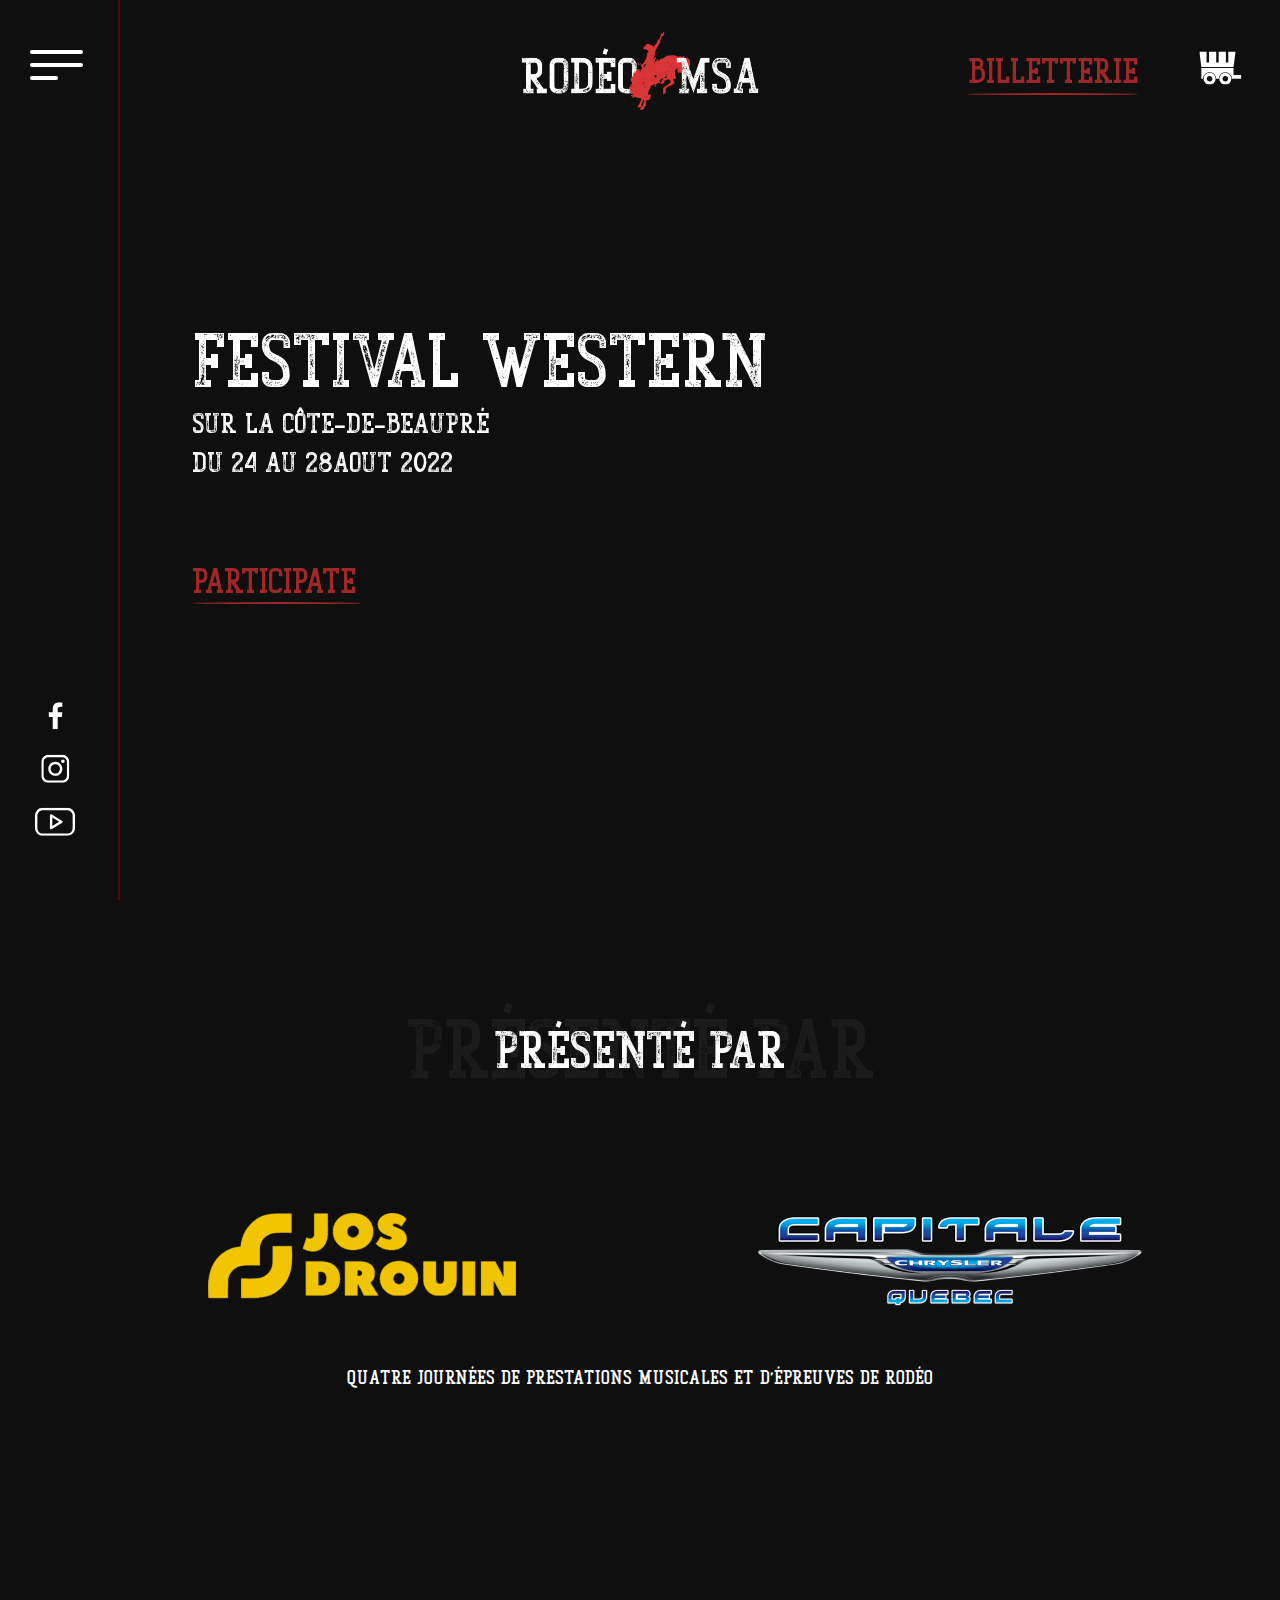
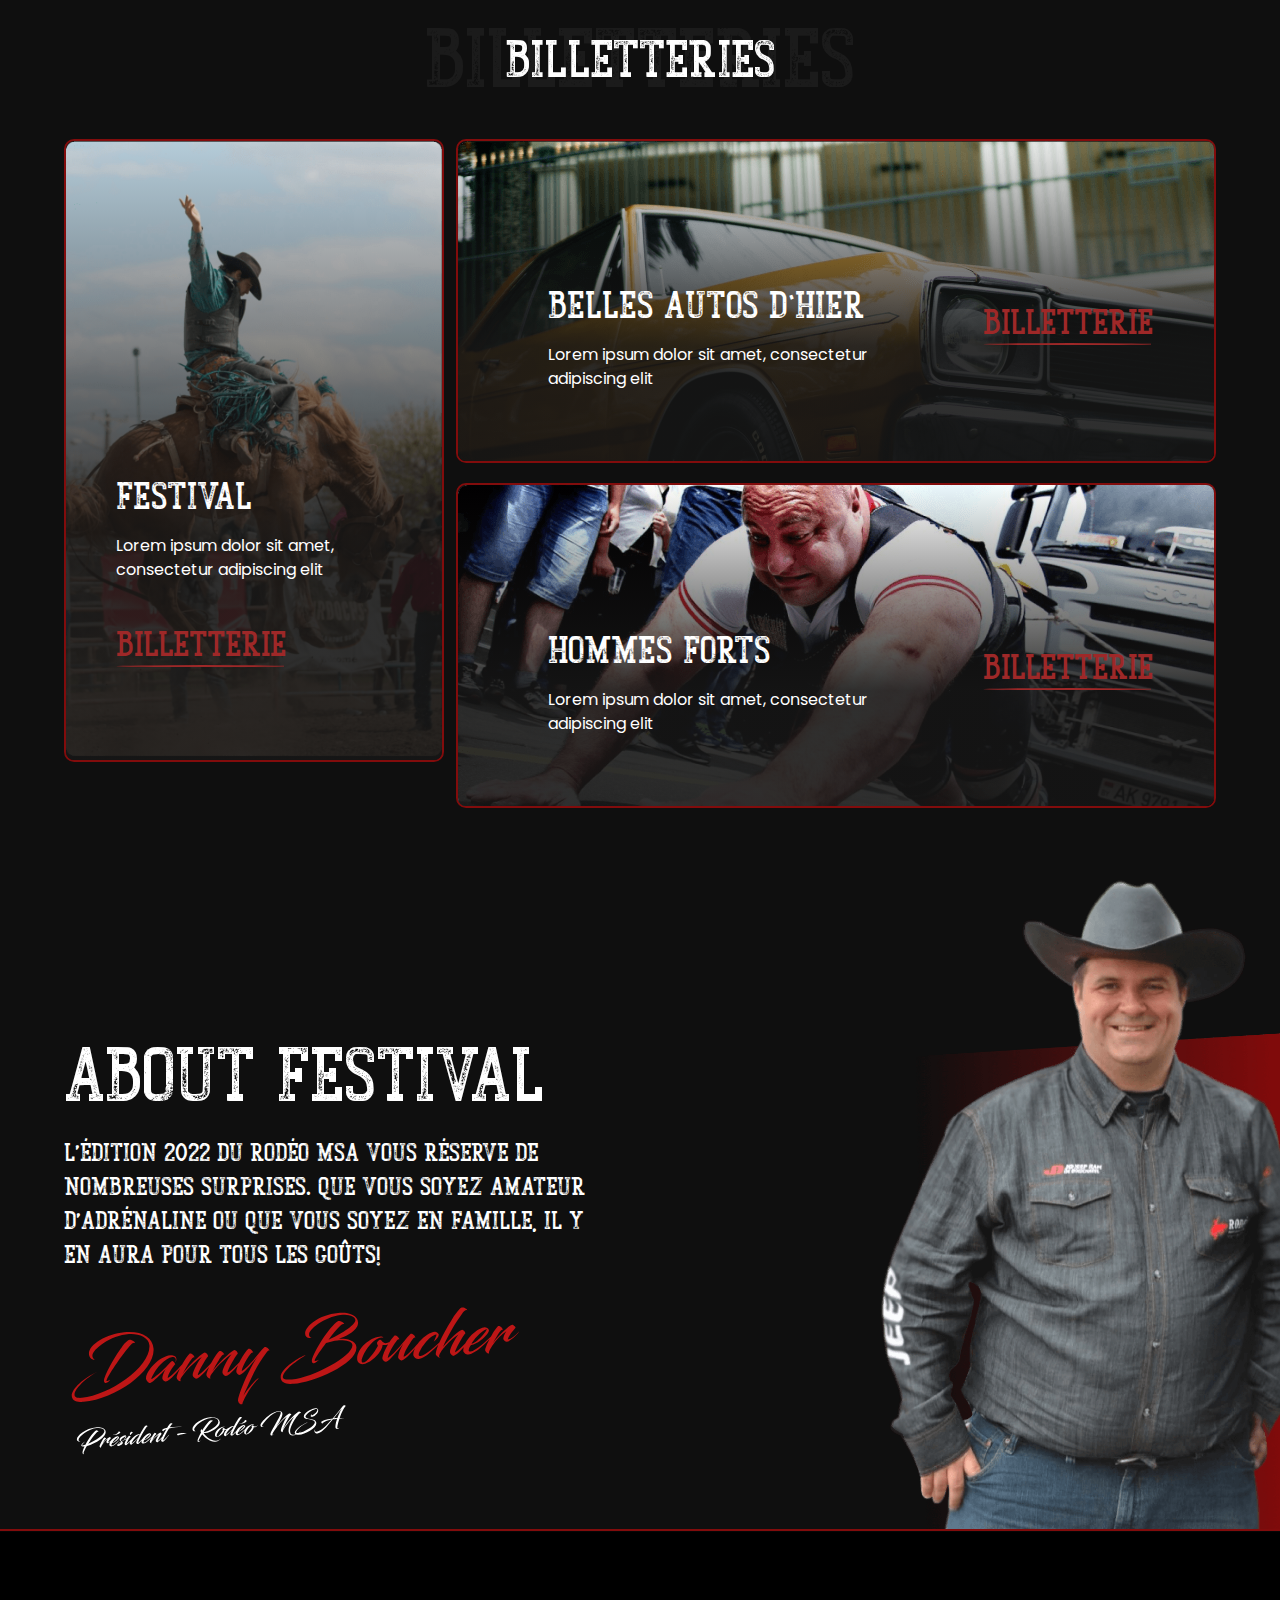
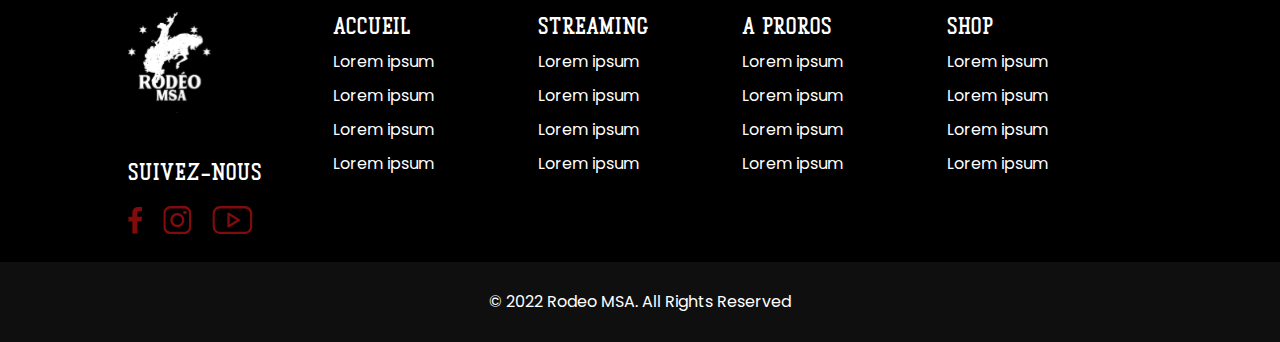
<file: index.html>
<!DOCTYPE html>
<html lang="en">

<head>
    <meta charset="UTF-8">
    <meta http-equiv="X-UA-Compatible" content="IE=edge">
    <meta name="viewport" content="width=device-width, initial-scale=1.0">
    <title>Rodeo - Main Page</title>
    <link rel="preconnect" href="https://fonts.googleapis.com">
    <link rel="preconnect" href="https://fonts.gstatic.com" crossorigin>
    <link href="https://fonts.googleapis.com/css2?family=Poppins&display=swap" rel="stylesheet">
    <link rel="stylesheet" href="style/style.css">
</head>

<body style="overflow-x: hidden;">
    <!-- MENU -->
    <div class="menu">
        <ul>
            <li>
                <div class="menu__hamburger main__menu">
                    <svg width="53" height="30" viewBox="0 0 53 30" fill="none" xmlns="http://www.w3.org/2000/svg">
                    <rect class="hamburger__line" width="53" height="4" rx="2" fill="white"/>
                    <rect class="hamburger__line" y="13" width="53" height="4" rx="2" fill="white"/>
                    <rect class="hamburger__line" y="26" width="28" height="4" rx="2" fill="white"/>
                    </svg>
                </div>
            </li>
            <li>
                <a class="logotype" href="/">
                    <img src="images/logotype.png" alt="Logotype">
                </a>
            </li>
            <li>
                <div class="menu__buttons">
                    <a href="#">
                        <p>billetterie</p>
                        <img src="images/button_line.svg" alt="Button Line">
                    </a>
                    <a class="menu__cart" href="/cart">
                        <svg width="54" height="36" viewBox="0 0 54 36" fill="none" xmlns="http://www.w3.org/2000/svg">
                    <g clip-path="url(#clip0_1_4115)">
                    <g clip-path="url(#clip1_1_4115)">
                    <path class="menu__cart_icon" d="M36.3014 2.59668V13.5996H33.8834V2.59668H26.6437V13.5996H24.2257V2.59668H16.9859V13.5996H14.5679V2.59668H7.32812L9.34119 18.0013H13.6817H14.5679H16.9859H24.2257H26.6437H33.8834H36.3014H38.2977H41.5282L43.5412 2.59668H36.3014Z" fill="white"/>
                    <path class="menu__cart_icon" d="M33.3318 23.8701C31.7442 23.8701 30.2216 24.4878 29.099 25.5872C27.9764 26.6867 27.3457 28.1779 27.3457 29.7327C27.3457 31.2877 27.9763 32.779 29.0989 33.8786C30.2215 34.9783 31.7441 35.5962 33.3318 35.5966C34.9198 35.5966 36.4427 34.9788 37.5656 33.8791C38.6885 32.7794 39.3193 31.2879 39.3193 29.7327C39.3193 28.9627 39.1644 28.2003 38.8635 27.4889C38.5626 26.7775 38.1215 26.1312 37.5655 25.5868C37.0095 25.0424 36.3495 24.6106 35.623 24.316C34.8966 24.0215 34.1181 23.87 33.3318 23.8701ZM33.3318 32.486C32.5869 32.486 31.8725 32.1962 31.3458 31.6803C30.819 31.1644 30.5231 30.4648 30.5231 29.7352C30.5231 29.0057 30.819 28.306 31.3458 27.7902C31.8725 27.2743 32.5869 26.9845 33.3318 26.9845C33.7008 26.9843 34.0662 27.0554 34.4071 27.1935C34.748 27.3317 35.0578 27.5343 35.3187 27.7897C35.5797 28.0452 35.7867 28.3485 35.9279 28.6823C36.0692 29.0161 36.1418 29.3739 36.1418 29.7352C36.1412 30.4646 35.8448 31.1638 35.3178 31.6791C34.7909 32.1945 34.0765 32.4838 33.3318 32.4835V32.486Z" fill="white"/>
                    <path class="menu__cart_icon" d="M17.5955 23.8701C16.8094 23.87 16.0309 24.0215 15.3045 24.316C14.5782 24.6106 13.9182 25.0424 13.3623 25.5869C12.8064 26.1313 12.3655 26.7776 12.0647 27.489C11.7639 28.2004 11.6092 28.9628 11.6094 29.7327C11.6092 30.5027 11.7639 31.2652 12.0647 31.9766C12.3654 32.688 12.8063 33.3345 13.3622 33.879C13.9181 34.4235 14.5781 34.8555 15.3044 35.1502C16.0308 35.4449 16.8093 35.5966 17.5955 35.5966C19.1835 35.5966 20.7064 34.9788 21.8293 33.8791C22.9521 32.7794 23.5829 31.2879 23.5829 29.7327C23.5829 28.9627 23.4281 28.2003 23.1272 27.4889C22.8262 26.7775 22.3852 26.1312 21.8292 25.5868C21.2732 25.0424 20.6131 24.6106 19.8867 24.316C19.1603 24.0215 18.3817 23.87 17.5955 23.8701ZM17.5955 32.486C16.8506 32.486 16.1362 32.1962 15.6095 31.6803C15.0827 31.1644 14.7868 30.4648 14.7868 29.7352C14.7868 29.0057 15.0827 28.306 15.6095 27.7902C16.1362 27.2743 16.8506 26.9845 17.5955 26.9845C18.3404 26.9845 19.0548 27.2743 19.5816 27.7902C20.1083 28.306 20.4042 29.0057 20.4042 29.7352C20.4035 30.4643 20.1073 31.1634 19.5807 31.6787C19.054 32.194 18.34 32.4835 17.5955 32.4835V32.486Z" fill="white"/>
                    <path class="menu__cart_icon" d="M41.5403 26.0431V18.8906H9.32617V29.7327H11.0223C11.0223 28.8871 11.1923 28.0498 11.5227 27.2685C11.8532 26.4873 12.3375 25.7775 12.948 25.1795C13.5585 24.5816 14.2833 24.1073 15.081 23.7837C15.8787 23.4601 16.7336 23.2936 17.5971 23.2936C18.4605 23.2936 19.3154 23.4601 20.1131 23.7837C20.9108 24.1073 21.6356 24.5816 22.2461 25.1795C22.8567 25.7775 23.341 26.4873 23.6714 27.2685C24.0018 28.0498 24.1718 28.8871 24.1718 29.7327H26.7593C26.7593 28.8871 26.9294 28.0498 27.2598 27.2685C27.5902 26.4873 28.0745 25.7775 28.685 25.1795C29.2956 24.5816 30.0204 24.1073 30.818 23.7837C31.6157 23.4601 32.4707 23.2936 33.3341 23.2936C34.1976 23.2934 35.0527 23.4598 35.8506 23.7834C36.6484 24.1069 37.3734 24.5812 37.984 25.1791C38.5947 25.777 39.0791 26.4869 39.4096 27.2682C39.7401 28.0496 39.9102 28.887 39.9102 29.7327H49.3312V26.0431H41.5403Z" fill="white"/>
                    </g>
                    </g>
                    <defs>
                    <clipPath id="clip0_1_4115">
                    <rect width="53" height="35" fill="white" transform="translate(0.328125 0.59668)"/>
                    </clipPath>
                    <clipPath id="clip1_1_4115">
                    <rect width="42" height="33" fill="white" transform="translate(7.32812 2.59668)"/>
                    </clipPath>
                    </defs>
                </svg>
                    </a>
                </div>
            </li>
        </ul>
    </div>

    <!-- HOMEPAGE BODY -->
    <div class="homepage__background_video">
        <iframe src="https://player.vimeo.com/video/678795997?background=1&muted=1&autoplay=1&dnt=1#t=5s" style="position:absolute;top:0;left:0;width:100vw;height:100vh;" frameborder="0" allow="autoplay; fullscreen; picture-in-picture" allowfullscreen></iframe>
    </div>
    <section class="homepage">
        <div class="homepage_wrapper">
            <div class="homepage__text">
                <h1>Festival western</h1>
                <p>SUR LA CÔTE-DE-BEAUPRÉ</p>
                <p>du 24 au 28aout 2022</p>

                <a href="#">
                    <div class="red__btn">
                        <p>Participate</p>
                    </div>
                </a>
            </div>
        </div>
    </section>

    <!-- PRESENTED  -->
    <section class="presented">
        <div class="presented__wrapper">
            <div class="section__title">
                <p class="section__background_text">PRÉSENTÉ PAR</p>
                <h1 class="section__text">PRÉSENTÉ PAR</h1>
            </div>
            <div class="presented__images">
                <img src="images/presented_1.png" alt="Presented Image">
                <img src="images/presented_2.png" alt="Presented Image">
            </div>
            <p class="presented__text">Quatre journées de prestations musicales et d'épreuves de rodéo</p>
        </div>
    </section>

    <!-- EVENTS -->
    <section class="events">
        <div class="events__wrapper">
            <div class="section__title">
                <p class="section__background_text">billetteries</p>
                <h1 class="section__text">billetteries</h1>
            </div>
            <div class="events__list">
                <div class="event_vertical">
                    <img class="event_vertical_image" src="images/events_1.png" alt="Event">
                    <div class="event_vert_mask">
                        <div class="event__vert_text">
                            <p class="event__block_title">Festival</p>
                            <p class="event__block_desc">Lorem ipsum dolor sit amet, consectetur adipiscing elit</p>
                            <a href="#">
                                <div class="red__btn">
                                    <p>billetterie</p>
                                </div>
                            </a>
                        </div>
                    </div>
                </div>
                <div class="events_horizontal">
                    <div class="event_horizontal_block">
                        <img class="event_horizontal_image" src="images/events_2.png" alt="Event">
                        <div class="event_horiz_mask">
                            <div class="event_horiz_text">
                                <div>
                                    <p class="event__block_title">Belles autos d`hier</p>
                                    <p class="event__block_desc">Lorem ipsum dolor sit amet, consectetur adipiscing elit</p>
                                </div>
                                <a href="#">
                                    <div class="red__btn">
                                        <p>billetterie</p>
                                    </div>
                                </a>
                            </div>
                        </div>
                    </div>
                    <div class="event_horizontal_block event__bottom_block">
                        <img class="event_horizontal_image" src="images/events_3.png" alt="Event">
                        <div class="event_horiz_mask">
                            <div class="event_horiz_text">
                                <div>
                                    <p class="event__block_title">Hommes forts</p>
                                    <p class="event__block_desc">Lorem ipsum dolor sit amet, consectetur adipiscing elit</p>
                                </div>
                                <a href="#">
                                    <div class="red__btn">
                                        <p>billetterie</p>
                                    </div>
                                </a>
                            </div>
                        </div>
                    </div>
                </div>
            </div>
            <div class="event__list_mb">
                <div class="event__list_wrapper">
                    <div class="event_vertical">
                        <img class="event_vertical_image" src="images/events_1.png" alt="Event">
                        <div class="event_vert_mask">
                            <div class="event__vert_text">
                                <p class="event__block_title">Festival</p>
                                <p class="event__block_desc">Lorem ipsum dolor sit amet, consectetur adipiscing elit</p>
                                <a href="#">
                                    <div class="red__btn">
                                        <p>billetterie</p>
                                    </div>
                                </a>
                            </div>
                        </div>
                    </div>
                    <div class="event_vertical">
                        <img class="event_vertical_image" src="images/events_2.png" alt="Event">
                        <div class="event_vert_mask">
                            <div class="event__vert_text">
                                <p class="event__block_title">Belles autos d`hier</p>
                                <p class="event__block_desc">Lorem ipsum dolor sit amet, consectetur adipiscing elit</p>
                                <a href="#">
                                    <div class="red__btn">
                                        <p>billetterie</p>
                                    </div>
                                </a>
                            </div>
                        </div>
                    </div>
                    <div class="event_vertical">
                        <img class="event_vertical_image" src="images/events_3.png" alt="Event">
                        <div class="event_vert_mask">
                            <div class="event__vert_text">
                                <p class="event__block_title">Hommes forts</p>
                                <p class="event__block_desc">Lorem ipsum dolor sit amet, consectetur adipiscing elit</p>
                                <a href="#">
                                    <div class="red__btn">
                                        <p>billetterie</p>
                                    </div>
                                </a>
                            </div>
                        </div>
                    </div>
                </div>
            </div>
            <div class="event__slider_dots">
                <div class="event__slider_dot event__dot_active" id="event__dot_1"></div>
                <div class="event__slider_dot" id="event__dot_2"></div>
                <div class="event__slider_dot" id="event__dot_3"></div>
            </div>
        </div>
    </section>

    <!-- MAP -->

    <!--<section class="map">
        <div class="map__container">
            <div class="section__title">
                <p class="section__background_text">PLAN DES SECTIONS</p>
                <h1 class="section__text">PLAN DES SECTIONS</h1>
            </div>
            <div class="map__wrapper">
                <img src="images/rodeo__map.svg" alt="Rodeo Map">
            </div>
        </div>
    </section>
-->
    <!-- ABOUT -->

    <section class="about">
        <div class="about__wrapper">
            <div class="about__text">
                <h1>About festival</h1>
                <p class="about__text_desc">L'édition 2022 du Rodéo MSA vous réserve de nombreuses surprises. Que vous soyez amateur d'adrénaline ou que vous soyez en famille, il y en aura pour tous les goûts!</p>
                <img src="images/Danny_text.svg" alt="Danny">
            </div>
        </div>
        <img class="about__danny" src="images/danny.png" alt="Danny">
    </section>

    <!-- FOOTER -->

    <footer>
        <div class="footer__container">
            <div class="footer__block">
                <img src="images/footer__logo.svg" alt="Footer logo">
                <p>SUIVEZ-NOUS</p>
                <div class="footer__block_media">
                    <a href="#"><svg width="15" height="28" viewBox="0 0 15 28" fill="none" xmlns="http://www.w3.org/2000/svg">
                        <g clip-path="url(#clip0_39_1646)">
                        <path d="M14.2296 0.976867V5.26927C13.8955 5.26927 13.5719 5.26927 13.2495 5.26927C12.5558 5.27984 11.8601 5.26927 11.1676 5.31364C10.0362 5.38548 9.4304 5.91794 9.36062 7.04624C9.28766 8.23581 9.34476 9.43279 9.34476 10.6667H14.0721C13.8606 12.2842 13.6607 13.8583 13.4524 15.4694H9.3215V27.7772H4.36477V15.4821H0.228516V10.6688H4.36477V10.3244C4.36477 9.07676 4.34045 7.82697 4.39015 6.58034C4.45041 5.077 4.88921 3.69514 5.94336 2.56579C6.8442 1.60018 7.98081 1.08674 9.26651 0.891293C10.7045 0.680001 12.1446 0.817341 13.5825 0.917705C13.795 0.932495 14.0118 0.956794 14.2296 0.976867Z" fill="#820C0C"/>
                        </g>
                        <defs>
                        <clipPath id="clip0_39_1646">
                        <rect width="14" height="27" fill="white" transform="translate(0.230469 0.77832)"/>
                        </clipPath>
                        </defs>
                        </svg>
                    </a>
                    <a href="#"><svg width="29" height="29" viewBox="0 0 29 29" fill="none" xmlns="http://www.w3.org/2000/svg">
                        <g clip-path="url(#clip0_39_1648)">
                        <path d="M0.336882 14.0795C0.336882 11.8106 0.317179 9.54168 0.336882 7.27387C0.369722 4.23296 1.77197 2.03523 4.50531 0.70367C5.4002 0.28493 6.37891 0.0763078 7.36671 0.0937356C12.0036 0.0937356 16.6406 0.0838803 21.2775 0.0937356C22.7693 0.0856594 24.2247 0.554155 25.4318 1.43101C26.6389 2.30787 27.5347 3.5473 27.9888 4.96882C28.2177 5.6813 28.3307 6.42589 28.3237 7.17422C28.3237 11.7843 28.3237 16.394 28.3237 21.0034C28.3237 24.1264 26.4125 26.7622 23.4547 27.7477C22.743 27.979 21.9984 28.0929 21.2501 28.085C16.6402 28.085 12.031 28.085 7.42254 28.085C4.29732 28.085 1.66798 26.1829 0.674042 23.2219C0.436295 22.4835 0.321277 21.7111 0.333595 20.9355C0.337244 18.6505 0.338342 16.3652 0.336882 14.0795ZM14.3046 25.7405V25.7526C16.5913 25.7526 18.878 25.7679 21.1637 25.7416C21.727 25.744 22.2874 25.6602 22.8253 25.493C24.7727 24.836 25.979 23.1289 25.9845 21.0439C25.9954 16.4068 25.9954 11.7712 25.9845 7.13699C25.9859 6.79126 25.9492 6.44642 25.875 6.10875C25.3671 3.88912 23.5456 2.44696 21.2326 2.44258C16.6351 2.43382 12.035 2.43674 7.4324 2.45134C6.88707 2.45309 6.34517 2.53802 5.82544 2.7032C3.99299 3.2978 2.65097 5.07833 2.66739 7.2454C2.69257 11.8095 2.67394 16.3736 2.67832 20.9333C2.67923 21.2428 2.70045 21.5519 2.74182 21.8586C3.01439 23.9151 4.95957 25.7033 7.03393 25.7339C9.45748 25.7679 11.881 25.7405 14.3046 25.7405Z" fill="#820C0C"/>
                        <path d="M21.3283 14.1324C21.2889 18.0088 18.1133 21.1406 14.2788 21.0913C10.407 21.0388 7.29602 17.8872 7.33433 14.0546C7.37374 10.1771 10.546 7.04642 14.3839 7.09679C18.2567 7.14826 21.3677 10.3009 21.3283 14.1324ZM14.3313 9.43578C13.72 9.43463 13.1144 9.55411 12.5493 9.78737C11.9842 10.0206 11.4706 10.3631 11.038 10.7952C10.6053 11.2273 10.2621 11.7405 10.028 12.3054C9.79389 12.8703 9.67346 13.4759 9.67361 14.0875C9.67174 14.699 9.79046 15.305 10.023 15.8705C10.2555 16.4361 10.5972 16.9503 11.0287 17.3836C11.4601 17.8169 11.9727 18.1608 12.5372 18.3957C13.1016 18.6306 13.7069 18.7517 14.3182 18.7523C14.9317 18.7551 15.5397 18.6363 16.1071 18.403C16.6746 18.1696 17.1902 17.8262 17.6244 17.3926C18.0586 16.959 18.4027 16.4437 18.6369 15.8765C18.8711 15.3092 18.9908 14.7012 18.989 14.0875C18.9893 13.4759 18.869 12.8702 18.6349 12.3052C18.4009 11.7402 18.0577 11.227 17.625 10.7949C17.1923 10.3628 16.6787 10.0203 16.1135 9.78708C15.5483 9.55386 14.9427 9.43448 14.3313 9.43578Z" fill="#820C0C"/>
                        <path d="M21.9058 8.25392C21.6779 8.25392 21.4523 8.20897 21.2418 8.12167C21.0312 8.03436 20.84 7.9064 20.679 7.7451C20.5179 7.58381 20.3902 7.39234 20.3032 7.18164C20.2162 6.97095 20.1716 6.74516 20.1719 6.51719C20.1719 6.05252 20.3564 5.60688 20.6849 5.27831C21.0133 4.94973 21.4588 4.76514 21.9233 4.76514C22.3835 4.7711 22.8232 4.95672 23.1486 5.2824C23.474 5.60807 23.6592 6.04804 23.6649 6.50843C23.664 6.73861 23.6178 6.96636 23.529 7.17867C23.4401 7.39098 23.3102 7.58369 23.1469 7.74579C22.9835 7.90788 22.7898 8.03619 22.5769 8.12338C22.3639 8.21057 22.1359 8.25493 21.9058 8.25392Z" fill="#820C0C"/>
                        </g>
                        <defs>
                        <clipPath id="clip0_39_1648">
                        <rect width="28" height="28" fill="white" transform="translate(0.328125 0.0927734)"/>
                        </clipPath>
                        </defs>
                        </svg>
                    </a>
                    <a href="#">
                        <svg width="41" height="29" viewBox="0 0 41 29" fill="none" xmlns="http://www.w3.org/2000/svg">
                            <g clip-path="url(#clip0_39_1652)">
                            <path d="M20.407 28.0848C16.426 28.0848 12.4435 28.0848 8.4626 28.0848C4.83974 28.0739 1.82981 25.9194 0.800964 22.5611C0.574135 21.8162 0.454101 21.043 0.444459 20.2644C0.411623 16.1541 0.41634 12.0453 0.431976 7.93495C0.427703 5.87953 1.23479 3.90546 2.67789 2.4417C4.121 0.977946 6.08347 0.142773 8.13893 0.117651C12.517 0.0629304 16.8826 0.10201 21.2544 0.100446C24.9633 0.100446 28.6721 0.100446 32.381 0.100446C36.0085 0.11139 39.0106 2.26115 40.0426 5.62415C40.2663 6.34292 40.3858 7.09003 40.3976 7.8427C40.432 12.0046 40.4356 16.166 40.4085 20.3269C40.3835 24.5233 36.978 28.0019 32.7828 28.0582C28.6596 28.1145 24.5333 28.0707 20.4085 28.0707L20.407 28.0848ZM20.4226 2.44407C16.4276 2.44407 12.4326 2.44407 8.4376 2.44407C5.15404 2.45189 2.77894 4.85024 2.77737 8.11787C2.77737 12.1235 2.77737 16.129 2.77737 20.1346C2.77737 23.2615 5.15091 25.7146 8.28124 25.724C16.3744 25.749 24.4687 25.749 32.5639 25.724C35.6911 25.7146 38.0631 23.2678 38.0678 20.1346C38.0678 16.103 38.0678 12.0708 38.0678 8.03813C38.0708 7.63548 38.0321 7.23361 37.9521 6.83896C37.3876 4.2061 35.2001 2.45189 32.4513 2.44407C28.4391 2.43938 24.4316 2.44877 20.4226 2.44877V2.44407Z" fill="#820C0C"/>
                            <path d="M15.3637 14.0043C15.3637 11.9197 15.3637 9.83926 15.3637 7.76299C15.3637 7.1376 15.6326 6.71391 16.1267 6.52473C16.5723 6.35275 16.9586 6.4919 17.3401 6.73267C19.7021 8.22213 22.0674 9.70897 24.4357 11.1932C25.4036 11.8014 26.3745 12.4049 27.3393 13.0193C28.304 13.6338 28.2853 14.6078 27.3221 15.1988C23.9864 17.2428 20.6507 19.2852 17.3151 21.326C16.8726 21.5965 16.43 21.7059 15.9578 21.4323C15.4856 21.1587 15.3559 20.7209 15.3574 20.205C15.3668 18.1381 15.3637 16.0712 15.3637 14.0043ZM17.7435 9.75483V18.3148L24.6436 14.0934L17.7435 9.75483Z" fill="#820C0C"/>
                            </g>
                            <defs>
                            <clipPath id="clip0_39_1652">
                            <rect width="40" height="28" fill="white" transform="translate(0.423828 0.0927734)"/>
                            </clipPath>
                            </defs>
                            </svg>
                    </a>
                </div>
            </div>
            <div class="footer__block">
                <p class="footer__block_title">accueil</p>
                <div class="footer__links">
                    <a href="#">Lorem ipsum</a>
                    <a href="#">Lorem ipsum</a>
                    <a href="#">Lorem ipsum</a>
                    <a href="#">Lorem ipsum</a>
                </div>
            </div>
            <div class="footer__block">
                <p class="footer__block_title">STREAMING</p>
                <div class="footer__links">
                    <a href="#">Lorem ipsum</a>
                    <a href="#">Lorem ipsum</a>
                    <a href="#">Lorem ipsum</a>
                    <a href="#">Lorem ipsum</a>
                </div>
            </div>
            <div class="footer__block">
                <p class="footer__block_title">A PROROS</p>
                <div class="footer__links">
                    <a href="#">Lorem ipsum</a>
                    <a href="#">Lorem ipsum</a>
                    <a href="#">Lorem ipsum</a>
                    <a href="#">Lorem ipsum</a>
                </div>
            </div>
            <div class="footer__block">
                <p class="footer__block_title">SHOP</p>
                <div class="footer__links">
                    <a href="#">Lorem ipsum</a>
                    <a href="#">Lorem ipsum</a>
                    <a href="#">Lorem ipsum</a>
                    <a href="#">Lorem ipsum</a>
                </div>
            </div>
        </div>
        <div class="mb__footer">
            <img src="images/footer__logo.svg" alt="Logotype">
            <p>SUIVEZ-NOUS</p>
            <div class="footer__block_media">
                <a href="#"><svg width="15" height="28" viewBox="0 0 15 28" fill="none" xmlns="http://www.w3.org/2000/svg">
        <g clip-path="url(#clip0_39_1646)">
        <path d="M14.2296 0.976867V5.26927C13.8955 5.26927 13.5719 5.26927 13.2495 5.26927C12.5558 5.27984 11.8601 5.26927 11.1676 5.31364C10.0362 5.38548 9.4304 5.91794 9.36062 7.04624C9.28766 8.23581 9.34476 9.43279 9.34476 10.6667H14.0721C13.8606 12.2842 13.6607 13.8583 13.4524 15.4694H9.3215V27.7772H4.36477V15.4821H0.228516V10.6688H4.36477V10.3244C4.36477 9.07676 4.34045 7.82697 4.39015 6.58034C4.45041 5.077 4.88921 3.69514 5.94336 2.56579C6.8442 1.60018 7.98081 1.08674 9.26651 0.891293C10.7045 0.680001 12.1446 0.817341 13.5825 0.917705C13.795 0.932495 14.0118 0.956794 14.2296 0.976867Z" fill="#820C0C"/>
        </g>
        <defs>
        <clipPath id="clip0_39_1646">
        <rect width="14" height="27" fill="white" transform="translate(0.230469 0.77832)"/>
        </clipPath>
        </defs>
        </svg>
    </a>
                <a href="#"><svg width="29" height="29" viewBox="0 0 29 29" fill="none" xmlns="http://www.w3.org/2000/svg">
        <g clip-path="url(#clip0_39_1648)">
        <path d="M0.336882 14.0795C0.336882 11.8106 0.317179 9.54168 0.336882 7.27387C0.369722 4.23296 1.77197 2.03523 4.50531 0.70367C5.4002 0.28493 6.37891 0.0763078 7.36671 0.0937356C12.0036 0.0937356 16.6406 0.0838803 21.2775 0.0937356C22.7693 0.0856594 24.2247 0.554155 25.4318 1.43101C26.6389 2.30787 27.5347 3.5473 27.9888 4.96882C28.2177 5.6813 28.3307 6.42589 28.3237 7.17422C28.3237 11.7843 28.3237 16.394 28.3237 21.0034C28.3237 24.1264 26.4125 26.7622 23.4547 27.7477C22.743 27.979 21.9984 28.0929 21.2501 28.085C16.6402 28.085 12.031 28.085 7.42254 28.085C4.29732 28.085 1.66798 26.1829 0.674042 23.2219C0.436295 22.4835 0.321277 21.7111 0.333595 20.9355C0.337244 18.6505 0.338342 16.3652 0.336882 14.0795ZM14.3046 25.7405V25.7526C16.5913 25.7526 18.878 25.7679 21.1637 25.7416C21.727 25.744 22.2874 25.6602 22.8253 25.493C24.7727 24.836 25.979 23.1289 25.9845 21.0439C25.9954 16.4068 25.9954 11.7712 25.9845 7.13699C25.9859 6.79126 25.9492 6.44642 25.875 6.10875C25.3671 3.88912 23.5456 2.44696 21.2326 2.44258C16.6351 2.43382 12.035 2.43674 7.4324 2.45134C6.88707 2.45309 6.34517 2.53802 5.82544 2.7032C3.99299 3.2978 2.65097 5.07833 2.66739 7.2454C2.69257 11.8095 2.67394 16.3736 2.67832 20.9333C2.67923 21.2428 2.70045 21.5519 2.74182 21.8586C3.01439 23.9151 4.95957 25.7033 7.03393 25.7339C9.45748 25.7679 11.881 25.7405 14.3046 25.7405Z" fill="#820C0C"/>
        <path d="M21.3283 14.1324C21.2889 18.0088 18.1133 21.1406 14.2788 21.0913C10.407 21.0388 7.29602 17.8872 7.33433 14.0546C7.37374 10.1771 10.546 7.04642 14.3839 7.09679C18.2567 7.14826 21.3677 10.3009 21.3283 14.1324ZM14.3313 9.43578C13.72 9.43463 13.1144 9.55411 12.5493 9.78737C11.9842 10.0206 11.4706 10.3631 11.038 10.7952C10.6053 11.2273 10.2621 11.7405 10.028 12.3054C9.79389 12.8703 9.67346 13.4759 9.67361 14.0875C9.67174 14.699 9.79046 15.305 10.023 15.8705C10.2555 16.4361 10.5972 16.9503 11.0287 17.3836C11.4601 17.8169 11.9727 18.1608 12.5372 18.3957C13.1016 18.6306 13.7069 18.7517 14.3182 18.7523C14.9317 18.7551 15.5397 18.6363 16.1071 18.403C16.6746 18.1696 17.1902 17.8262 17.6244 17.3926C18.0586 16.959 18.4027 16.4437 18.6369 15.8765C18.8711 15.3092 18.9908 14.7012 18.989 14.0875C18.9893 13.4759 18.869 12.8702 18.6349 12.3052C18.4009 11.7402 18.0577 11.227 17.625 10.7949C17.1923 10.3628 16.6787 10.0203 16.1135 9.78708C15.5483 9.55386 14.9427 9.43448 14.3313 9.43578Z" fill="#820C0C"/>
        <path d="M21.9058 8.25392C21.6779 8.25392 21.4523 8.20897 21.2418 8.12167C21.0312 8.03436 20.84 7.9064 20.679 7.7451C20.5179 7.58381 20.3902 7.39234 20.3032 7.18164C20.2162 6.97095 20.1716 6.74516 20.1719 6.51719C20.1719 6.05252 20.3564 5.60688 20.6849 5.27831C21.0133 4.94973 21.4588 4.76514 21.9233 4.76514C22.3835 4.7711 22.8232 4.95672 23.1486 5.2824C23.474 5.60807 23.6592 6.04804 23.6649 6.50843C23.664 6.73861 23.6178 6.96636 23.529 7.17867C23.4401 7.39098 23.3102 7.58369 23.1469 7.74579C22.9835 7.90788 22.7898 8.03619 22.5769 8.12338C22.3639 8.21057 22.1359 8.25493 21.9058 8.25392Z" fill="#820C0C"/>
        </g>
        <defs>
        <clipPath id="clip0_39_1648">
        <rect width="28" height="28" fill="white" transform="translate(0.328125 0.0927734)"/>
        </clipPath>
        </defs>
        </svg>
    </a>
                <a href="#">
                    <svg width="41" height="29" viewBox="0 0 41 29" fill="none" xmlns="http://www.w3.org/2000/svg">
            <g clip-path="url(#clip0_39_1652)">
            <path d="M20.407 28.0848C16.426 28.0848 12.4435 28.0848 8.4626 28.0848C4.83974 28.0739 1.82981 25.9194 0.800964 22.5611C0.574135 21.8162 0.454101 21.043 0.444459 20.2644C0.411623 16.1541 0.41634 12.0453 0.431976 7.93495C0.427703 5.87953 1.23479 3.90546 2.67789 2.4417C4.121 0.977946 6.08347 0.142773 8.13893 0.117651C12.517 0.0629304 16.8826 0.10201 21.2544 0.100446C24.9633 0.100446 28.6721 0.100446 32.381 0.100446C36.0085 0.11139 39.0106 2.26115 40.0426 5.62415C40.2663 6.34292 40.3858 7.09003 40.3976 7.8427C40.432 12.0046 40.4356 16.166 40.4085 20.3269C40.3835 24.5233 36.978 28.0019 32.7828 28.0582C28.6596 28.1145 24.5333 28.0707 20.4085 28.0707L20.407 28.0848ZM20.4226 2.44407C16.4276 2.44407 12.4326 2.44407 8.4376 2.44407C5.15404 2.45189 2.77894 4.85024 2.77737 8.11787C2.77737 12.1235 2.77737 16.129 2.77737 20.1346C2.77737 23.2615 5.15091 25.7146 8.28124 25.724C16.3744 25.749 24.4687 25.749 32.5639 25.724C35.6911 25.7146 38.0631 23.2678 38.0678 20.1346C38.0678 16.103 38.0678 12.0708 38.0678 8.03813C38.0708 7.63548 38.0321 7.23361 37.9521 6.83896C37.3876 4.2061 35.2001 2.45189 32.4513 2.44407C28.4391 2.43938 24.4316 2.44877 20.4226 2.44877V2.44407Z" fill="#820C0C"/>
            <path d="M15.3637 14.0043C15.3637 11.9197 15.3637 9.83926 15.3637 7.76299C15.3637 7.1376 15.6326 6.71391 16.1267 6.52473C16.5723 6.35275 16.9586 6.4919 17.3401 6.73267C19.7021 8.22213 22.0674 9.70897 24.4357 11.1932C25.4036 11.8014 26.3745 12.4049 27.3393 13.0193C28.304 13.6338 28.2853 14.6078 27.3221 15.1988C23.9864 17.2428 20.6507 19.2852 17.3151 21.326C16.8726 21.5965 16.43 21.7059 15.9578 21.4323C15.4856 21.1587 15.3559 20.7209 15.3574 20.205C15.3668 18.1381 15.3637 16.0712 15.3637 14.0043ZM17.7435 9.75483V18.3148L24.6436 14.0934L17.7435 9.75483Z" fill="#820C0C"/>
            </g>
            <defs>
            <clipPath id="clip0_39_1652">
            <rect width="40" height="28" fill="white" transform="translate(0.423828 0.0927734)"/>
            </clipPath>
            </defs>
            </svg>
                </a>
            </div>
        </div>
        <div class="footer__bottom">
            <p>© 2022 Rodeo MSA. All Rights Reserved </p>
        </div>
    </footer>
    <!-- MENU BLOCK -->

    <div class="menu__block">
        <div class="menu__block_main">
            <div class="menu__block_header">
                <p>Rodéo MSA</p>
                <div class="menu__close">
                    <svg xmlns="http://www.w3.org/2000/svg" viewBox="0 0 320 512"><!--! Font Awesome Pro 6.0.0 by @fontawesome - https://fontawesome.com License - https://fontawesome.com/license (Commercial License) Copyright 2022 Fonticons, Inc. --><path d="M310.6 361.4c12.5 12.5 12.5 32.75 0 45.25C304.4 412.9 296.2 416 288 416s-16.38-3.125-22.62-9.375L160 301.3L54.63 406.6C48.38 412.9 40.19 416 32 416S15.63 412.9 9.375 406.6c-12.5-12.5-12.5-32.75 0-45.25l105.4-105.4L9.375 150.6c-12.5-12.5-12.5-32.75 0-45.25s32.75-12.5 45.25 0L160 210.8l105.4-105.4c12.5-12.5 32.75-12.5 45.25 0s12.5 32.75 0 45.25l-105.4 105.4L310.6 361.4z"/></svg>
                </div>
            </div>
            <ul>
                <li>
                    <a href="index.html">accueil</a>
                </li>
                <li class="menu__festival">
                    <a class="menu__festival_link" href="festival.html">Festival</a>
                    <svg class="submenu__open" width="36" height="37" viewBox="0 0 36 37" fill="none" xmlns="http://www.w3.org/2000/svg">
                        <g clip-path="url(#clip0_1_1171)">
                            <path class="menu__plus"
                                d="M14.8341 21.3519H14.3672C10.6532 21.3519 6.93914 21.3519 3.22509 21.3519C1.46721 21.3519 0.0637212 20.0244 0.00184379 18.3382C-0.0191971 17.9097 0.0473749 17.4813 0.197494 17.0793C0.347613 16.6774 0.578125 16.3103 0.874939 16.0004C1.17175 15.6906 1.52863 15.4445 1.92377 15.2773C2.31891 15.11 2.744 15.0251 3.17306 15.0278C5.86754 15.0151 8.56202 15.0278 11.2565 15.0278H14.8341V14.5862C14.8341 10.8609 14.8341 7.13276 14.8341 3.40886C14.8341 1.62848 16.2011 0.222178 17.928 0.194052C18.3512 0.183081 18.7724 0.257465 19.1662 0.412766C19.5601 0.568066 19.9187 0.801098 20.2205 1.09797C20.5224 1.39484 20.7614 1.74947 20.9232 2.1407C21.085 2.53193 21.1664 2.95175 21.1625 3.37511C21.1738 6.21023 21.1625 9.04534 21.1625 11.8804V15.0278H21.5774C25.3139 15.0278 29.0519 15.0278 32.7898 15.0278C33.6246 15.0153 34.4303 15.3337 35.0311 15.9134C35.6319 16.4931 35.9788 17.287 35.9962 18.1216C36.0053 18.5446 35.9292 18.965 35.7726 19.3579C35.6159 19.7509 35.3819 20.1083 35.0844 20.409C34.7868 20.7097 34.4319 20.9475 34.0406 21.1083C33.6493 21.269 33.2297 21.3495 32.8067 21.3449C29.6327 21.3561 26.4572 21.3449 23.2818 21.3449H21.1625V21.7668C21.1625 25.5033 21.1625 29.2413 21.1625 32.9793C21.1761 33.8114 20.8606 34.6152 20.2847 35.2159C19.7087 35.8166 18.9189 36.1656 18.0869 36.187C17.6672 36.1994 17.2492 36.1278 16.8575 35.9765C16.4658 35.8252 16.1082 35.5972 15.8058 35.3059C15.5033 35.0146 15.2621 34.6659 15.0962 34.2801C14.9303 33.8943 14.8431 33.4793 14.8398 33.0594C14.8229 30.7629 14.8398 28.4664 14.8398 26.1685C14.8398 24.7041 14.8398 23.2396 14.8398 21.7752L14.8341 21.3519Z"
                                fill="white" />
                        </g>
                        <defs>
                            <clipPath id="clip0_1_1171">
                                <rect width="36" height="36" fill="white" transform="translate(0 0.187012)" />
                            </clipPath>
                        </defs>
                    </svg>
                    <svg class="submenu_close" style="display: none;" width="52" height="52" viewBox="0 0 52 52" fill="none" xmlns="http://www.w3.org/2000/svg">
                        <g clip-path="url(#clip0_1_1228)">
                            <path
                                d="M25.9992 30.7237L25.6691 31.0538C23.0428 33.68 20.4166 36.3063 17.7904 38.9325C16.5473 40.1755 14.6162 40.2292 13.3802 39.0807C13.0623 38.7925 12.8064 38.4425 12.6284 38.0522C12.4503 37.6618 12.3537 37.2392 12.3445 36.8102C12.3353 36.3813 12.4136 35.9549 12.5748 35.5573C12.7359 35.1596 12.9765 34.799 13.2817 34.4974C15.178 32.5832 17.0923 30.6869 18.9976 28.7816L21.5273 26.2518L21.2151 25.9396C18.5809 23.3054 15.9447 20.6692 13.3115 18.036C12.0526 16.7771 12.0248 14.8161 13.226 13.5751C13.5175 13.2681 13.8679 13.0229 14.2562 12.8542C14.6446 12.6855 15.0629 12.5967 15.4862 12.5932C15.9096 12.5897 16.3293 12.6715 16.7204 12.8337C17.1115 12.9959 17.4659 13.2352 17.7625 13.5373C19.7752 15.5341 21.772 17.5468 23.7767 19.5515L26.0022 21.777L26.2955 21.4836C28.9377 18.8415 31.5808 16.1983 34.2239 13.5552C34.8054 12.9562 35.6003 12.6115 36.435 12.5966C37.2697 12.5817 38.0764 12.8977 38.6789 13.4757C38.9843 13.7683 39.2279 14.1194 39.3949 14.508C39.562 14.8966 39.6493 15.3148 39.6515 15.7379C39.6537 16.1609 39.5709 16.58 39.4079 16.9704C39.2449 17.3607 39.0051 17.7143 38.7028 18.0102C36.4663 20.2625 34.213 22.4999 31.9676 24.7453L30.4691 26.2439L30.7674 26.5422C33.4095 29.1843 36.0527 31.8275 38.6958 34.4706C39.2938 35.0494 39.6391 35.8408 39.6566 36.6729C39.6741 37.5049 39.3624 38.3102 38.7893 38.9136C38.5012 39.2192 38.1551 39.4641 37.7711 39.6341C37.3871 39.8041 36.9731 39.8957 36.5532 39.9036C36.1334 39.9115 35.7162 39.8354 35.3261 39.68C34.936 39.5245 34.5809 39.2927 34.2816 38.9981C32.6458 37.3862 31.0339 35.7504 29.409 34.1255C28.3735 33.09 27.338 32.0545 26.3025 31.019L25.9992 30.7237Z"
                                fill="#820C0C" />
                        </g>
                        <defs>
                            <clipPath id="clip0_1_1228">
                                <rect width="36" height="36" fill="white"
                                    transform="translate(0.544922 26.2468) rotate(-45)" />
                            </clipPath>
                        </defs>
                    </svg>

                </li>
                <li>
                    <a href="streaming.html">STREAMING</a>

                </li>
                <li>
                    <a href="about.html">A PROROS</a>
                </li>
                <li>
                    <a href="shop.html">SHOP</a>
                </li>
            </ul>
            <div class="menu__media">
                <a href="#"><svg width="15" height="28" class="media__image" viewBox="0 0 15 28" fill="none"
                        xmlns="http://www.w3.org/2000/svg">
                        <g clip-path="url(#clip0_1_1177)">
                            <path class="media__image"
                                d="M14.5968 0.538268V4.83067C14.2627 4.83067 13.9391 4.83067 13.6166 4.83067C12.923 4.84124 12.2273 4.83067 11.5348 4.87505C10.4034 4.94689 9.79759 5.47934 9.72781 6.60764C9.65485 7.79722 9.71194 8.99419 9.71194 10.2281H14.4392C14.2278 11.8456 14.0279 13.4197 13.8196 15.0308H9.68868V27.3386H4.73196V15.0435H0.595703V10.2303H4.73196V9.88584C4.73196 8.63816 4.70764 7.38837 4.75733 6.14174C4.8176 4.6384 5.2564 3.25655 6.31055 2.12719C7.21138 1.16158 8.348 0.64814 9.6337 0.452695C11.0717 0.241402 12.5117 0.378742 13.9497 0.479106C14.1622 0.493897 14.379 0.518195 14.5968 0.538268Z"
                                fill="white" />
                        </g>
                        <defs>
                            <clipPath id="clip0_1_1177">
                                <rect width="14" height="27" fill="white" transform="translate(0.597656 0.3396)" />
                            </clipPath>
                        </defs>
                    </svg>
                </a>
                <a href="#"><svg width="29" height="29" class="media__image" viewBox="0 0 29 29" fill="none"
                        xmlns="http://www.w3.org/2000/svg">
                        <g clip-path="url(#clip0_1_1179)">
                            <path class="media__image"
                                d="M0.305632 14.8263C0.305632 12.5574 0.285929 10.2885 0.305632 8.02069C0.338472 4.97979 1.74072 2.78206 4.47406 1.4505C5.36895 1.03176 6.34766 0.823134 7.33546 0.840562C11.9724 0.840562 16.6093 0.830706 21.2463 0.840562C22.738 0.832486 24.1934 1.30098 25.4006 2.17784C26.6077 3.05469 27.5035 4.29412 27.9575 5.71565C28.1864 6.42812 28.2995 7.17272 28.2925 7.92104C28.2925 12.5311 28.2925 17.1409 28.2925 21.7502C28.2925 24.8733 26.3812 27.509 23.4235 28.4945C22.7118 28.7259 21.9672 28.8398 21.2189 28.8318C16.609 28.8318 11.9998 28.8318 7.39129 28.8318C4.26607 28.8318 1.63673 26.9297 0.642792 23.9688C0.405045 23.2304 0.290027 22.458 0.302345 21.6823C0.305994 19.3974 0.307092 17.112 0.305632 14.8263ZM14.2733 26.4873V26.4994C16.56 26.4994 18.8468 26.5147 21.1324 26.4884C21.6957 26.4908 22.2561 26.407 22.7941 26.2399C24.7415 25.5828 25.9478 23.8757 25.9532 21.7907C25.9642 17.1536 25.9642 12.518 25.9532 7.88382C25.9547 7.53808 25.918 7.19325 25.8438 6.85558C25.3359 4.63595 23.5143 3.19379 21.2014 3.18941C16.6038 3.18065 12.0038 3.18357 7.40115 3.19817C6.85582 3.19991 6.31392 3.28484 5.79419 3.45002C3.96174 4.04463 2.61972 5.82515 2.63614 7.99222C2.66132 12.5563 2.64269 17.1204 2.64707 21.6801C2.64798 21.9896 2.6692 22.2987 2.71057 22.6054C2.98314 24.6619 4.92832 26.4501 7.00268 26.4808C9.42623 26.5147 11.8498 26.4873 14.2733 26.4873Z"
                                fill="white" />
                            <path class="media__image"
                                d="M21.299 14.8792C21.2596 18.7556 18.084 21.8874 14.2495 21.8381C10.3777 21.7856 7.26672 18.6341 7.30504 14.8015C7.34444 10.9239 10.5167 7.79325 14.3546 7.84362C18.2274 7.89508 21.3384 11.0477 21.299 14.8792ZM14.302 10.1826C13.6907 10.1815 13.0851 10.3009 12.52 10.5342C11.9549 10.7675 11.4413 11.1099 11.0087 11.542C10.576 11.9741 10.2328 12.4873 9.99871 13.0522C9.76459 13.6172 9.64417 14.2227 9.64431 14.8343C9.64244 15.4459 9.76117 16.0518 9.99369 16.6174C10.2262 17.183 10.5679 17.6971 10.9994 18.1304C11.4308 18.5637 11.9434 18.9077 12.5079 19.1425C13.0723 19.3774 13.6776 19.4986 14.2889 19.4991C14.9024 19.5019 15.5104 19.3832 16.0778 19.1498C16.6453 18.9164 17.1609 18.5731 17.5951 18.1394C18.0293 17.7058 18.3734 17.1905 18.6076 16.6233C18.8418 16.056 18.9615 15.448 18.9597 14.8343C18.96 14.2227 18.8397 13.6171 18.6056 13.0521C18.3716 12.4871 18.0284 11.9738 17.5957 11.5417C17.163 11.1096 16.6494 10.7671 16.0842 10.5339C15.519 10.3007 14.9134 10.1813 14.302 10.1826Z"
                                fill="white" />
                            <path class="media__image"
                                d="M21.8746 9.00074C21.6467 9.00074 21.421 8.9558 21.2105 8.8685C21 8.78119 20.8087 8.65323 20.6477 8.49193C20.4867 8.33063 20.359 8.13916 20.272 7.92847C20.185 7.71777 20.1403 7.49198 20.1406 7.26402C20.1406 6.79934 20.3252 6.35371 20.6536 6.02513C20.9821 5.69656 21.4276 5.51196 21.8921 5.51196C22.3523 5.51793 22.792 5.70355 23.1173 6.02922C23.4427 6.3549 23.628 6.79486 23.6336 7.25526C23.6328 7.48544 23.5866 7.71318 23.4977 7.92549C23.4088 8.1378 23.279 8.33051 23.1156 8.49261C22.9523 8.65471 22.7586 8.78302 22.5456 8.87021C22.3327 8.95739 22.1047 9.00175 21.8746 9.00074Z"
                                fill="white" />
                        </g>
                        <defs>
                            <clipPath id="clip0_1_1179">
                                <rect width="28" height="28" fill="white" transform="translate(0.298828 0.8396)" />
                            </clipPath>
                        </defs>
                    </svg>
                </a>
                <a href="#"><svg width="40" height="29" viewBox="0 0 40 29" fill="none"
                        xmlns="http://www.w3.org/2000/svg">
                        <g clip-path="url(#clip0_1_1183)">
                            <path class="media__image"
                                d="M19.9831 28.8316C16.0022 28.8316 12.0197 28.8316 8.03877 28.8316C4.41591 28.8207 1.40598 26.6663 0.377136 23.3079C0.150307 22.5631 0.0302733 21.7898 0.0206304 21.0112C-0.0122052 16.9009 -0.0074884 12.7921 0.0081476 8.68178C0.0038746 6.62636 0.810964 4.65229 2.25407 3.18853C3.69717 1.72477 5.65965 0.8896 7.7151 0.864478C12.0932 0.809757 16.4588 0.848836 20.8306 0.847272C24.5394 0.847272 28.2483 0.847272 31.9572 0.847272C35.5847 0.858217 38.5868 3.00798 39.6188 6.37098C39.8425 7.08975 39.962 7.83686 39.9737 8.58953C40.0081 12.7515 40.0118 16.9129 39.9847 21.0737C39.9597 25.2701 36.5541 28.7488 32.359 28.8051C28.2358 28.8613 24.1095 28.8176 19.9847 28.8176L19.9831 28.8316ZM19.9987 3.1909C16.0037 3.1909 12.0088 3.1909 8.01377 3.1909C4.73021 3.19871 2.35511 5.59707 2.35355 8.8647C2.35355 12.8703 2.35355 16.8759 2.35355 20.8814C2.35355 24.0084 4.72708 26.4614 7.85741 26.4708C15.9506 26.4958 24.0448 26.4958 32.1401 26.4708C35.2673 26.4614 37.6393 24.0146 37.644 20.8814C37.644 16.8498 37.644 12.8176 37.644 8.78496C37.647 8.38231 37.6082 7.98043 37.5283 7.58579C36.9638 4.95292 34.7763 3.19871 32.0275 3.1909C28.0153 3.18621 24.0078 3.19559 19.9987 3.19559V3.1909Z"
                                fill="white" />
                            <path class="media__image"
                                d="M14.9399 14.7511C14.9399 12.6665 14.9399 10.5861 14.9399 8.50981C14.9399 7.88443 15.2088 7.46073 15.7029 7.27155C16.1485 7.09957 16.5347 7.23872 16.9162 7.4795C19.2783 8.96895 21.6435 10.4558 24.0119 11.94C24.9797 12.5482 25.9507 13.1517 26.9155 13.7662C27.8802 14.3806 27.8615 15.3546 26.8983 15.9456C23.5626 17.9896 20.2269 20.032 16.8912 22.0728C16.4487 22.3433 16.0062 22.4528 15.534 22.1791C15.0618 21.9055 14.932 21.4678 14.9336 20.9518C14.943 18.8849 14.9399 16.818 14.9399 14.7511ZM17.3197 10.5017V19.0616L24.2198 14.8403L17.3197 10.5017Z"
                                fill="white" />
                        </g>
                        <defs>
                            <clipPath id="clip0_1_1183">
                                <rect width="40" height="28" fill="white" transform="translate(0 0.8396)" />
                            </clipPath>
                        </defs>
                    </svg>
                </a>
            </div>
            <div class="menu__email">
                <p class="menu__email_title">Email</p>
                <a href="mailto:rodeomsa@gmail.com">rodeomsa@gmail.com</a>
            </div>
        </div>
        <div class="menu__block_content">
            <div class="menu__submenu__wrapper">
                <ul class="menu__submenu">
                    <li><a href="rodeo.html">Rodeo</a></li>
                    <li><a href="cars.html">cars exposition</a></li>
                    <li><a href="strongmans.html">hommes forts</a></li>
                </ul>
            </div>
        </div>
    </div>

    <!-- MENU -->

    <div class="fixed__menu">
        <div class="menu__hamburger">
            <svg width="53" height="30" viewBox="0 0 53 30" fill="none" xmlns="http://www.w3.org/2000/svg">
            <rect class="hamburger__line" width="53" height="4" rx="2" fill="white"/>
            <rect class="hamburger__line" y="13" width="53" height="4" rx="2" fill="white"/>
            <rect class="hamburger__line" y="26" width="28" height="4" rx="2" fill="white"/>
            </svg>
        </div>
        <div class="fixed__menu__contacts">
            <a href="#"><svg width="15" height="28" class="media__image" viewBox="0 0 15 28" fill="none"
                xmlns="http://www.w3.org/2000/svg">
                <g clip-path="url(#clip0_1_1177)">
                    <path class="media__image"
                        d="M14.5968 0.538268V4.83067C14.2627 4.83067 13.9391 4.83067 13.6166 4.83067C12.923 4.84124 12.2273 4.83067 11.5348 4.87505C10.4034 4.94689 9.79759 5.47934 9.72781 6.60764C9.65485 7.79722 9.71194 8.99419 9.71194 10.2281H14.4392C14.2278 11.8456 14.0279 13.4197 13.8196 15.0308H9.68868V27.3386H4.73196V15.0435H0.595703V10.2303H4.73196V9.88584C4.73196 8.63816 4.70764 7.38837 4.75733 6.14174C4.8176 4.6384 5.2564 3.25655 6.31055 2.12719C7.21138 1.16158 8.348 0.64814 9.6337 0.452695C11.0717 0.241402 12.5117 0.378742 13.9497 0.479106C14.1622 0.493897 14.379 0.518195 14.5968 0.538268Z"
                        fill="white" />
                </g>
                <defs>
                    <clipPath id="clip0_1_1177">
                        <rect width="14" height="27" fill="white" transform="translate(0.597656 0.3396)" />
                    </clipPath>
                </defs>
            </svg>
        </a>
            <a href="#"><svg width="29" height="29" class="media__image" viewBox="0 0 29 29" fill="none"
                xmlns="http://www.w3.org/2000/svg">
                <g clip-path="url(#clip0_1_1179)">
                    <path class="media__image"
                        d="M0.305632 14.8263C0.305632 12.5574 0.285929 10.2885 0.305632 8.02069C0.338472 4.97979 1.74072 2.78206 4.47406 1.4505C5.36895 1.03176 6.34766 0.823134 7.33546 0.840562C11.9724 0.840562 16.6093 0.830706 21.2463 0.840562C22.738 0.832486 24.1934 1.30098 25.4006 2.17784C26.6077 3.05469 27.5035 4.29412 27.9575 5.71565C28.1864 6.42812 28.2995 7.17272 28.2925 7.92104C28.2925 12.5311 28.2925 17.1409 28.2925 21.7502C28.2925 24.8733 26.3812 27.509 23.4235 28.4945C22.7118 28.7259 21.9672 28.8398 21.2189 28.8318C16.609 28.8318 11.9998 28.8318 7.39129 28.8318C4.26607 28.8318 1.63673 26.9297 0.642792 23.9688C0.405045 23.2304 0.290027 22.458 0.302345 21.6823C0.305994 19.3974 0.307092 17.112 0.305632 14.8263ZM14.2733 26.4873V26.4994C16.56 26.4994 18.8468 26.5147 21.1324 26.4884C21.6957 26.4908 22.2561 26.407 22.7941 26.2399C24.7415 25.5828 25.9478 23.8757 25.9532 21.7907C25.9642 17.1536 25.9642 12.518 25.9532 7.88382C25.9547 7.53808 25.918 7.19325 25.8438 6.85558C25.3359 4.63595 23.5143 3.19379 21.2014 3.18941C16.6038 3.18065 12.0038 3.18357 7.40115 3.19817C6.85582 3.19991 6.31392 3.28484 5.79419 3.45002C3.96174 4.04463 2.61972 5.82515 2.63614 7.99222C2.66132 12.5563 2.64269 17.1204 2.64707 21.6801C2.64798 21.9896 2.6692 22.2987 2.71057 22.6054C2.98314 24.6619 4.92832 26.4501 7.00268 26.4808C9.42623 26.5147 11.8498 26.4873 14.2733 26.4873Z"
                        fill="white" />
                    <path class="media__image"
                        d="M21.299 14.8792C21.2596 18.7556 18.084 21.8874 14.2495 21.8381C10.3777 21.7856 7.26672 18.6341 7.30504 14.8015C7.34444 10.9239 10.5167 7.79325 14.3546 7.84362C18.2274 7.89508 21.3384 11.0477 21.299 14.8792ZM14.302 10.1826C13.6907 10.1815 13.0851 10.3009 12.52 10.5342C11.9549 10.7675 11.4413 11.1099 11.0087 11.542C10.576 11.9741 10.2328 12.4873 9.99871 13.0522C9.76459 13.6172 9.64417 14.2227 9.64431 14.8343C9.64244 15.4459 9.76117 16.0518 9.99369 16.6174C10.2262 17.183 10.5679 17.6971 10.9994 18.1304C11.4308 18.5637 11.9434 18.9077 12.5079 19.1425C13.0723 19.3774 13.6776 19.4986 14.2889 19.4991C14.9024 19.5019 15.5104 19.3832 16.0778 19.1498C16.6453 18.9164 17.1609 18.5731 17.5951 18.1394C18.0293 17.7058 18.3734 17.1905 18.6076 16.6233C18.8418 16.056 18.9615 15.448 18.9597 14.8343C18.96 14.2227 18.8397 13.6171 18.6056 13.0521C18.3716 12.4871 18.0284 11.9738 17.5957 11.5417C17.163 11.1096 16.6494 10.7671 16.0842 10.5339C15.519 10.3007 14.9134 10.1813 14.302 10.1826Z"
                        fill="white" />
                    <path class="media__image"
                        d="M21.8746 9.00074C21.6467 9.00074 21.421 8.9558 21.2105 8.8685C21 8.78119 20.8087 8.65323 20.6477 8.49193C20.4867 8.33063 20.359 8.13916 20.272 7.92847C20.185 7.71777 20.1403 7.49198 20.1406 7.26402C20.1406 6.79934 20.3252 6.35371 20.6536 6.02513C20.9821 5.69656 21.4276 5.51196 21.8921 5.51196C22.3523 5.51793 22.792 5.70355 23.1173 6.02922C23.4427 6.3549 23.628 6.79486 23.6336 7.25526C23.6328 7.48544 23.5866 7.71318 23.4977 7.92549C23.4088 8.1378 23.279 8.33051 23.1156 8.49261C22.9523 8.65471 22.7586 8.78302 22.5456 8.87021C22.3327 8.95739 22.1047 9.00175 21.8746 9.00074Z"
                        fill="white" />
                </g>
                <defs>
                    <clipPath id="clip0_1_1179">
                        <rect width="28" height="28" fill="white" transform="translate(0.298828 0.8396)" />
                    </clipPath>
                </defs>
            </svg>
        </a>
            <a href="#"><svg width="40" height="29" viewBox="0 0 40 29" fill="none"
                xmlns="http://www.w3.org/2000/svg">
                <g clip-path="url(#clip0_1_1183)">
                    <path class="media__image"
                        d="M19.9831 28.8316C16.0022 28.8316 12.0197 28.8316 8.03877 28.8316C4.41591 28.8207 1.40598 26.6663 0.377136 23.3079C0.150307 22.5631 0.0302733 21.7898 0.0206304 21.0112C-0.0122052 16.9009 -0.0074884 12.7921 0.0081476 8.68178C0.0038746 6.62636 0.810964 4.65229 2.25407 3.18853C3.69717 1.72477 5.65965 0.8896 7.7151 0.864478C12.0932 0.809757 16.4588 0.848836 20.8306 0.847272C24.5394 0.847272 28.2483 0.847272 31.9572 0.847272C35.5847 0.858217 38.5868 3.00798 39.6188 6.37098C39.8425 7.08975 39.962 7.83686 39.9737 8.58953C40.0081 12.7515 40.0118 16.9129 39.9847 21.0737C39.9597 25.2701 36.5541 28.7488 32.359 28.8051C28.2358 28.8613 24.1095 28.8176 19.9847 28.8176L19.9831 28.8316ZM19.9987 3.1909C16.0037 3.1909 12.0088 3.1909 8.01377 3.1909C4.73021 3.19871 2.35511 5.59707 2.35355 8.8647C2.35355 12.8703 2.35355 16.8759 2.35355 20.8814C2.35355 24.0084 4.72708 26.4614 7.85741 26.4708C15.9506 26.4958 24.0448 26.4958 32.1401 26.4708C35.2673 26.4614 37.6393 24.0146 37.644 20.8814C37.644 16.8498 37.644 12.8176 37.644 8.78496C37.647 8.38231 37.6082 7.98043 37.5283 7.58579C36.9638 4.95292 34.7763 3.19871 32.0275 3.1909C28.0153 3.18621 24.0078 3.19559 19.9987 3.19559V3.1909Z"
                        fill="white" />
                    <path class="media__image"
                        d="M14.9399 14.7511C14.9399 12.6665 14.9399 10.5861 14.9399 8.50981C14.9399 7.88443 15.2088 7.46073 15.7029 7.27155C16.1485 7.09957 16.5347 7.23872 16.9162 7.4795C19.2783 8.96895 21.6435 10.4558 24.0119 11.94C24.9797 12.5482 25.9507 13.1517 26.9155 13.7662C27.8802 14.3806 27.8615 15.3546 26.8983 15.9456C23.5626 17.9896 20.2269 20.032 16.8912 22.0728C16.4487 22.3433 16.0062 22.4528 15.534 22.1791C15.0618 21.9055 14.932 21.4678 14.9336 20.9518C14.943 18.8849 14.9399 16.818 14.9399 14.7511ZM17.3197 10.5017V19.0616L24.2198 14.8403L17.3197 10.5017Z"
                        fill="white" />
                </g>
                <defs>
                    <clipPath id="clip0_1_1183">
                        <rect width="40" height="28" fill="white" transform="translate(0 0.8396)" />
                    </clipPath>
                </defs>
            </svg>
        </a>
        </div>
    </div>
    <script src="https://cdnjs.cloudflare.com/ajax/libs/jquery/3.6.0/jquery.min.js"></script>
    <script src="https://player.vimeo.com/api/player.js"></script>
    <script src="js/main.js"></script>
</body>

</html>
</file>
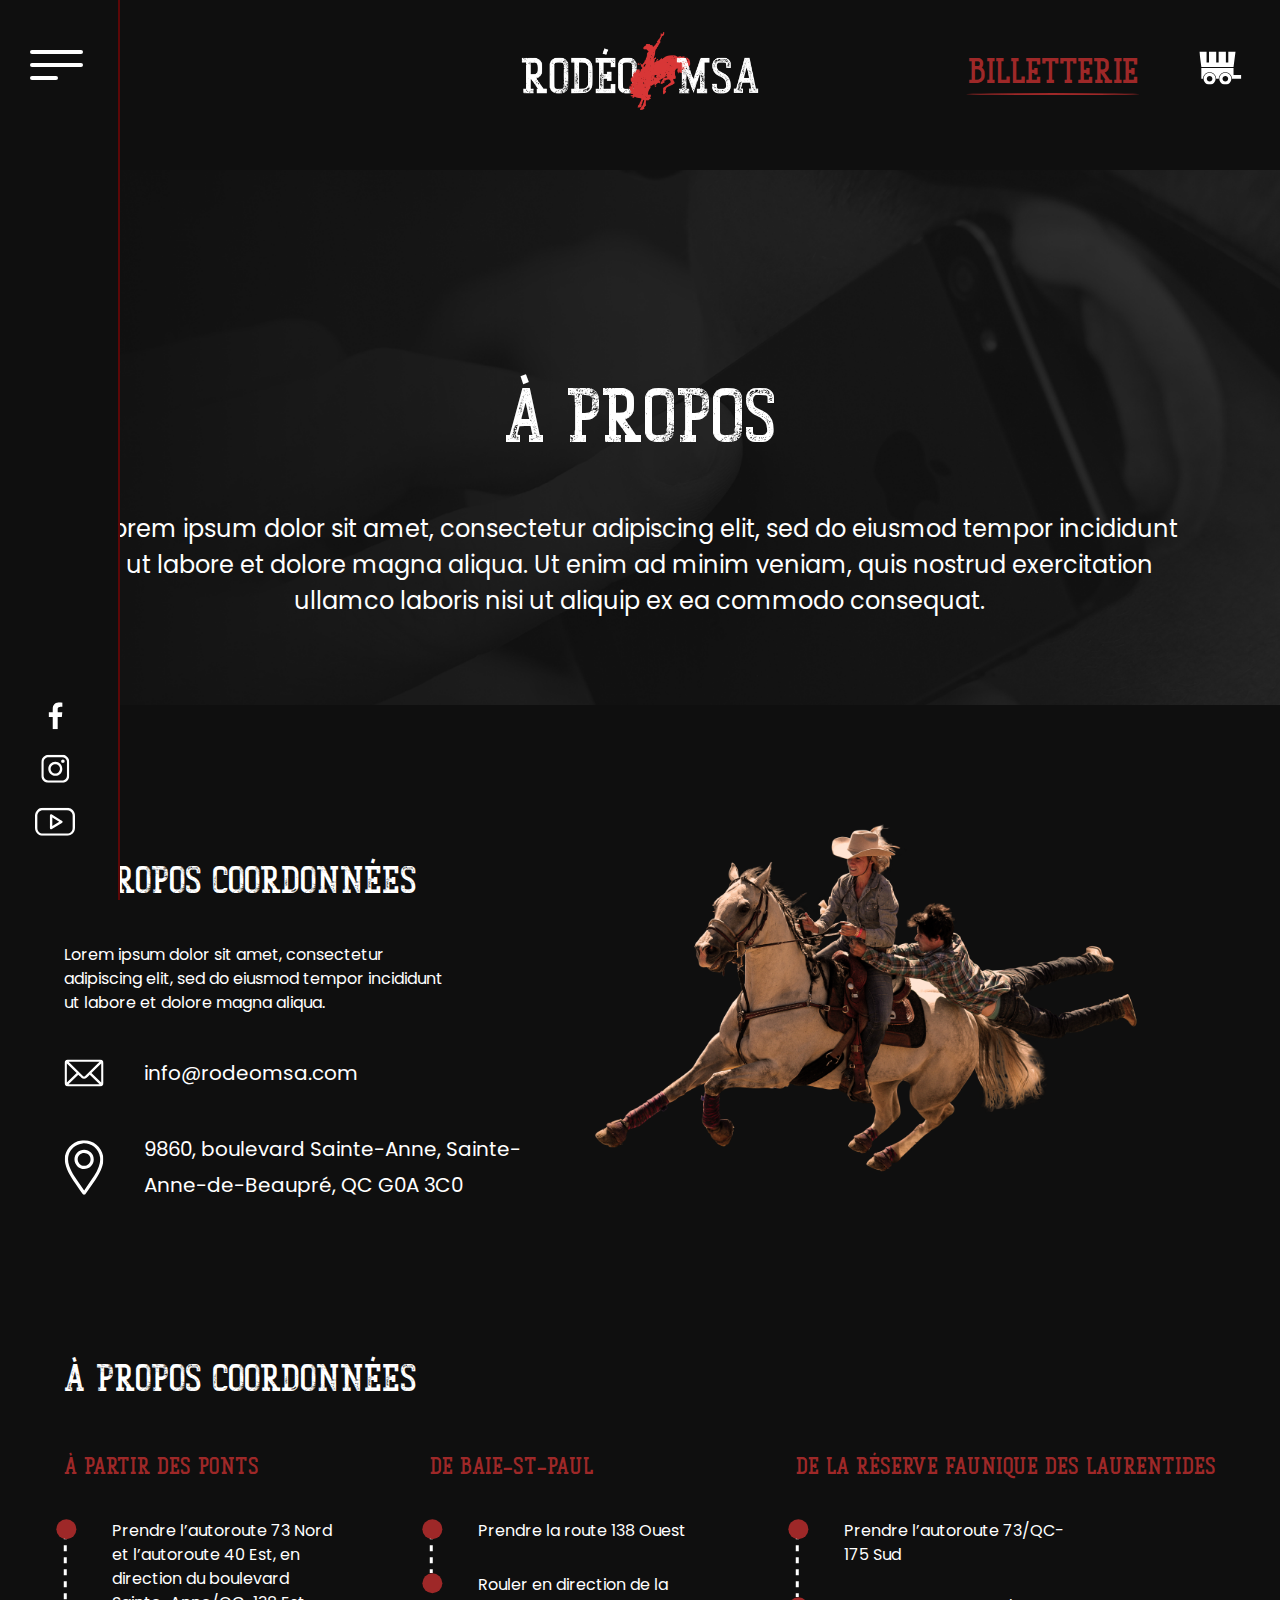
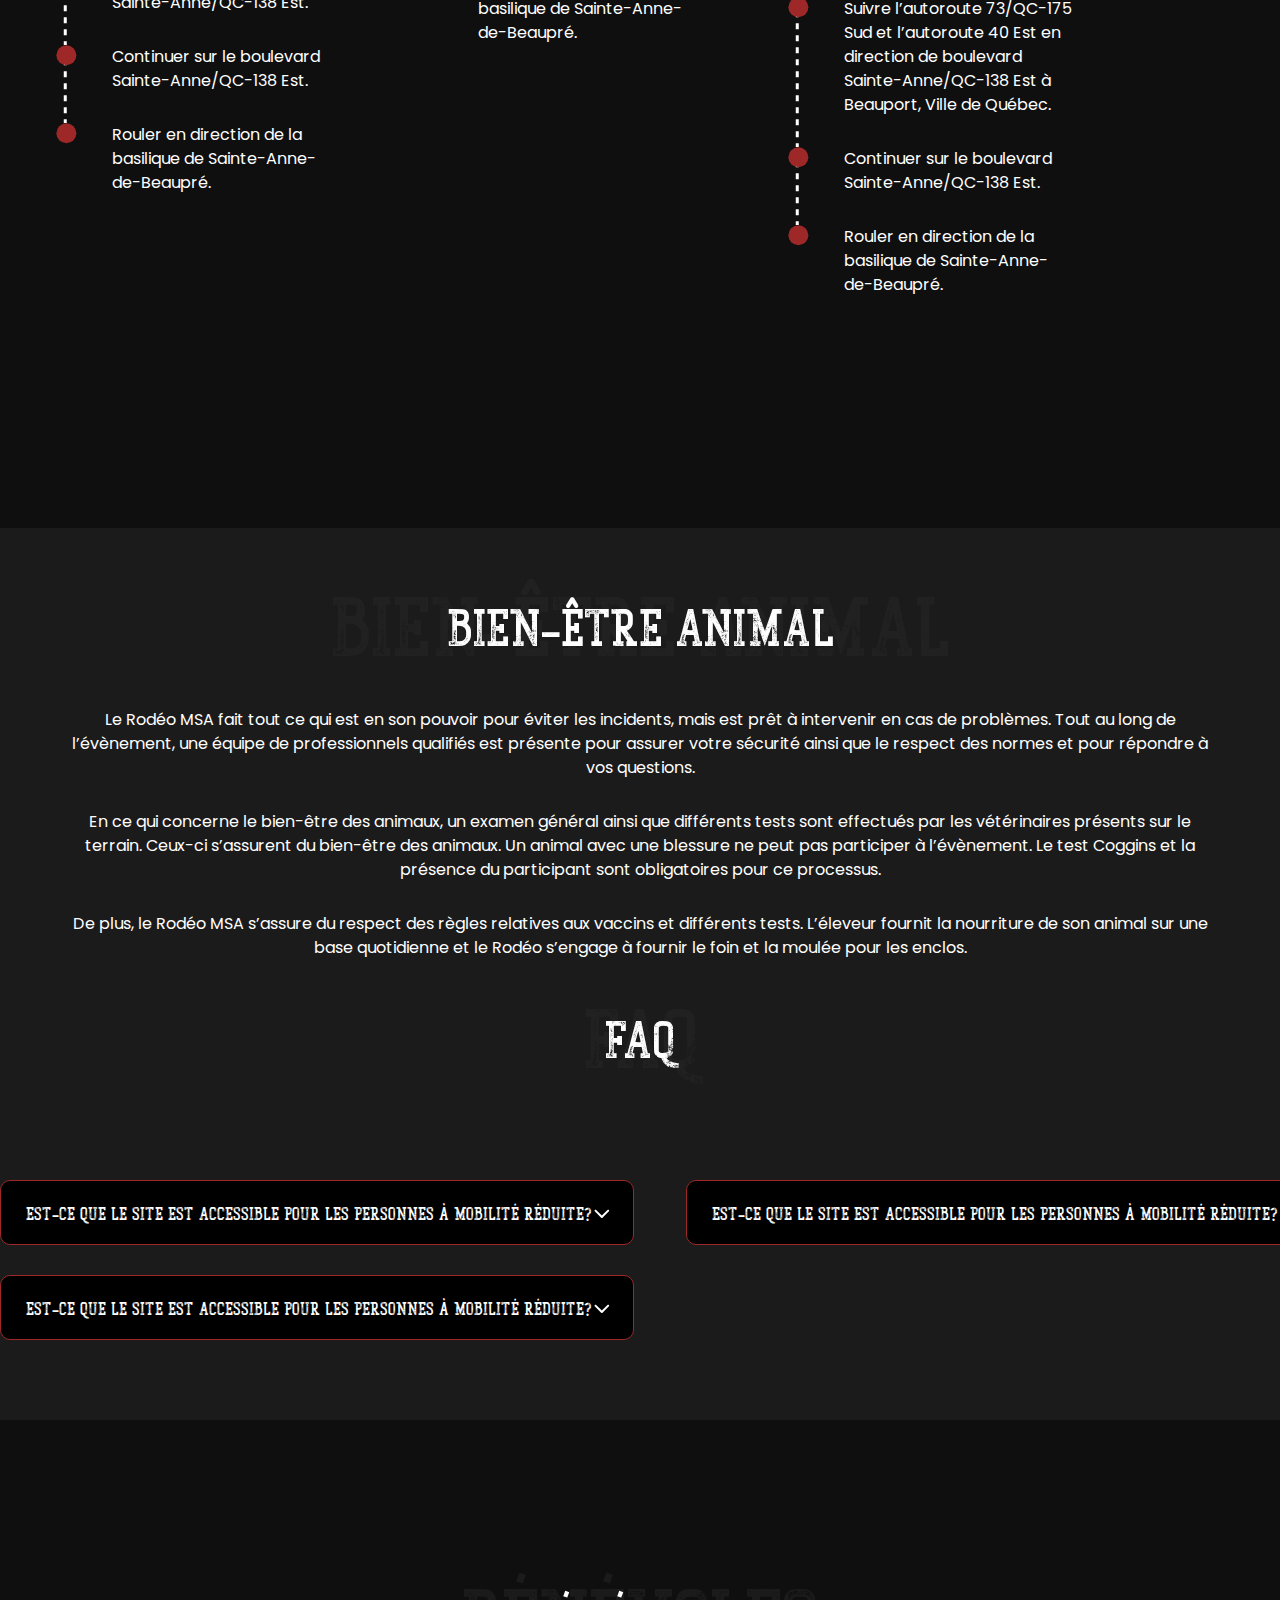
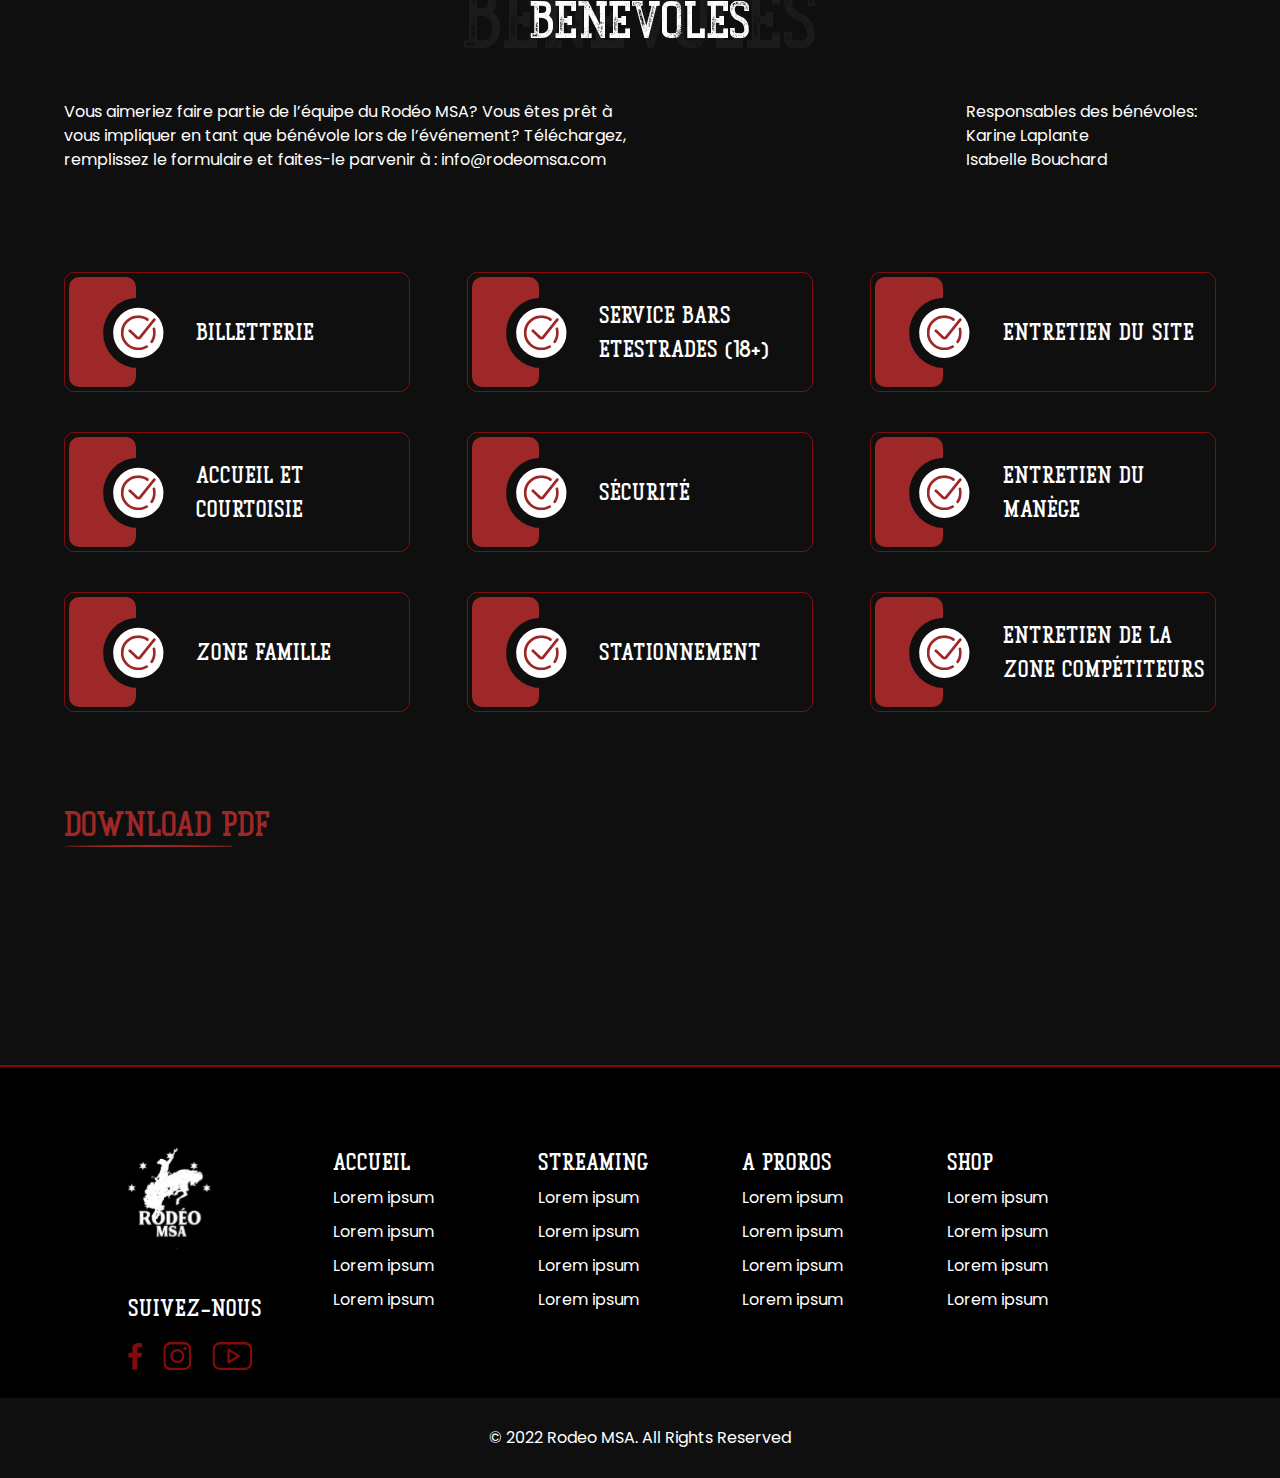
<file: about.html>
<!DOCTYPE html>
<html lang="en">

<head>
    <meta charset="UTF-8">
    <meta http-equiv="X-UA-Compatible" content="IE=edge">
    <meta name="viewport" content="width=device-width, initial-scale=1.0">
    <title>Rodeo - À Propos Page</title>
    <link rel="preconnect" href="https://fonts.googleapis.com">
    <link rel="preconnect" href="https://fonts.gstatic.com" crossorigin>
    <link href="https://fonts.googleapis.com/css2?family=Poppins&display=swap" rel="stylesheet">
    <link rel="stylesheet" href="style/style.css">
</head>

<body>
    <!-- MENU -->
    <div class="menu">
        <ul>
            <li>
                <div class="menu__hamburger main__menu">
                    <svg width="53" height="30" viewBox="0 0 53 30" fill="none" xmlns="http://www.w3.org/2000/svg">
                    <rect class="hamburger__line" width="53" height="4" rx="2" fill="white"/>
                    <rect class="hamburger__line" y="13" width="53" height="4" rx="2" fill="white"/>
                    <rect class="hamburger__line" y="26" width="28" height="4" rx="2" fill="white"/>
                    </svg>
                </div>
            </li>
            <li>
                <a class="logotype" href="/">
                    <img src="images/logotype.png" alt="Logotype">
                </a>
            </li>
            <li>
                <div class="menu__buttons">
                    <a href="#">
                        <p>billetterie</p>
                        <img src="images/button_line.svg" alt="Button Line">
                    </a>
                    <a class="menu__cart" href="/cart">
                        <svg width="54" height="36" viewBox="0 0 54 36" fill="none" xmlns="http://www.w3.org/2000/svg">
                    <g clip-path="url(#clip0_1_4115)">
                    <g clip-path="url(#clip1_1_4115)">
                    <path class="menu__cart_icon" d="M36.3014 2.59668V13.5996H33.8834V2.59668H26.6437V13.5996H24.2257V2.59668H16.9859V13.5996H14.5679V2.59668H7.32812L9.34119 18.0013H13.6817H14.5679H16.9859H24.2257H26.6437H33.8834H36.3014H38.2977H41.5282L43.5412 2.59668H36.3014Z" fill="white"/>
                    <path class="menu__cart_icon" d="M33.3318 23.8701C31.7442 23.8701 30.2216 24.4878 29.099 25.5872C27.9764 26.6867 27.3457 28.1779 27.3457 29.7327C27.3457 31.2877 27.9763 32.779 29.0989 33.8786C30.2215 34.9783 31.7441 35.5962 33.3318 35.5966C34.9198 35.5966 36.4427 34.9788 37.5656 33.8791C38.6885 32.7794 39.3193 31.2879 39.3193 29.7327C39.3193 28.9627 39.1644 28.2003 38.8635 27.4889C38.5626 26.7775 38.1215 26.1312 37.5655 25.5868C37.0095 25.0424 36.3495 24.6106 35.623 24.316C34.8966 24.0215 34.1181 23.87 33.3318 23.8701ZM33.3318 32.486C32.5869 32.486 31.8725 32.1962 31.3458 31.6803C30.819 31.1644 30.5231 30.4648 30.5231 29.7352C30.5231 29.0057 30.819 28.306 31.3458 27.7902C31.8725 27.2743 32.5869 26.9845 33.3318 26.9845C33.7008 26.9843 34.0662 27.0554 34.4071 27.1935C34.748 27.3317 35.0578 27.5343 35.3187 27.7897C35.5797 28.0452 35.7867 28.3485 35.9279 28.6823C36.0692 29.0161 36.1418 29.3739 36.1418 29.7352C36.1412 30.4646 35.8448 31.1638 35.3178 31.6791C34.7909 32.1945 34.0765 32.4838 33.3318 32.4835V32.486Z" fill="white"/>
                    <path class="menu__cart_icon" d="M17.5955 23.8701C16.8094 23.87 16.0309 24.0215 15.3045 24.316C14.5782 24.6106 13.9182 25.0424 13.3623 25.5869C12.8064 26.1313 12.3655 26.7776 12.0647 27.489C11.7639 28.2004 11.6092 28.9628 11.6094 29.7327C11.6092 30.5027 11.7639 31.2652 12.0647 31.9766C12.3654 32.688 12.8063 33.3345 13.3622 33.879C13.9181 34.4235 14.5781 34.8555 15.3044 35.1502C16.0308 35.4449 16.8093 35.5966 17.5955 35.5966C19.1835 35.5966 20.7064 34.9788 21.8293 33.8791C22.9521 32.7794 23.5829 31.2879 23.5829 29.7327C23.5829 28.9627 23.4281 28.2003 23.1272 27.4889C22.8262 26.7775 22.3852 26.1312 21.8292 25.5868C21.2732 25.0424 20.6131 24.6106 19.8867 24.316C19.1603 24.0215 18.3817 23.87 17.5955 23.8701ZM17.5955 32.486C16.8506 32.486 16.1362 32.1962 15.6095 31.6803C15.0827 31.1644 14.7868 30.4648 14.7868 29.7352C14.7868 29.0057 15.0827 28.306 15.6095 27.7902C16.1362 27.2743 16.8506 26.9845 17.5955 26.9845C18.3404 26.9845 19.0548 27.2743 19.5816 27.7902C20.1083 28.306 20.4042 29.0057 20.4042 29.7352C20.4035 30.4643 20.1073 31.1634 19.5807 31.6787C19.054 32.194 18.34 32.4835 17.5955 32.4835V32.486Z" fill="white"/>
                    <path class="menu__cart_icon" d="M41.5403 26.0431V18.8906H9.32617V29.7327H11.0223C11.0223 28.8871 11.1923 28.0498 11.5227 27.2685C11.8532 26.4873 12.3375 25.7775 12.948 25.1795C13.5585 24.5816 14.2833 24.1073 15.081 23.7837C15.8787 23.4601 16.7336 23.2936 17.5971 23.2936C18.4605 23.2936 19.3154 23.4601 20.1131 23.7837C20.9108 24.1073 21.6356 24.5816 22.2461 25.1795C22.8567 25.7775 23.341 26.4873 23.6714 27.2685C24.0018 28.0498 24.1718 28.8871 24.1718 29.7327H26.7593C26.7593 28.8871 26.9294 28.0498 27.2598 27.2685C27.5902 26.4873 28.0745 25.7775 28.685 25.1795C29.2956 24.5816 30.0204 24.1073 30.818 23.7837C31.6157 23.4601 32.4707 23.2936 33.3341 23.2936C34.1976 23.2934 35.0527 23.4598 35.8506 23.7834C36.6484 24.1069 37.3734 24.5812 37.984 25.1791C38.5947 25.777 39.0791 26.4869 39.4096 27.2682C39.7401 28.0496 39.9102 28.887 39.9102 29.7327H49.3312V26.0431H41.5403Z" fill="white"/>
                    </g>
                    </g>
                    <defs>
                    <clipPath id="clip0_1_4115">
                    <rect width="53" height="35" fill="white" transform="translate(0.328125 0.59668)"/>
                    </clipPath>
                    <clipPath id="clip1_1_4115">
                    <rect width="42" height="33" fill="white" transform="translate(7.32812 2.59668)"/>
                    </clipPath>
                    </defs>
                </svg>
                    </a>
                </div>
            </li>
        </ul>
    </div>

    <!-- ABOUT -->

    <section class="about_section">
        <div class="about__wrapper">
            <h1>À PROPOS</h1>
            <p>Lorem ipsum dolor sit amet, consectetur adipiscing elit, sed do eiusmod tempor incididunt ut labore et dolore magna aliqua. Ut enim ad minim veniam, quis nostrud exercitation ullamco laboris nisi ut aliquip ex ea commodo consequat. </p>
        </div>
    </section>

    <!-- ABOUT BODY -->
    <section class="about_body">
        <div class="about__body_wrapper">
            <div class="about__body_info">
                <div>
                    <h1>À propos Coordonnées</h1>
                    <p class="about__info_desc">Lorem ipsum dolor sit amet, consectetur adipiscing elit, sed do eiusmod tempor incididunt ut labore et dolore magna aliqua.</p>
                    <div class="about__body_contact">
                        <img src="images/mail.svg" alt="Mail">
                        <p>info@rodeomsa.com</p>
                    </div>
                    <div class="about__body_contact">
                        <img src="images/location.svg" alt="location">
                        <p>9860, boulevard Sainte-Anne, Sainte-Anne-de-Beaupré, QC G0A 3C0</p>
                    </div>
                </div>
                <img src="images/about/about__image.png" alt="About">
            </div>
            <div class="about__body_direction">
                <h1>À propos Coordonnées</h1>
                <div class="about__direction_items">
                    <div class="about__direction_item">
                        <p class="about__direction_title">À partir des ponts</p>
                        <div class="about__track">
                            <div class="about__track_line"></div>
                            <div class="about__track_item track-1">
                                <svg width="21" height="21" viewBox="0 0 21 21" fill="none" xmlns="http://www.w3.org/2000/svg">
                                    <circle cx="10.3633" cy="10.2754" r="10" fill="#9E2828"/>
                                    </svg>
                                <p>Prendre l’autoroute 73 Nord et l’autoroute 40 Est, en direction du boulevard Sainte-Anne/QC-138 Est.</p>
                            </div>
                            <div class="about__track_item track-1">
                                <svg width="21" height="21" viewBox="0 0 21 21" fill="none" xmlns="http://www.w3.org/2000/svg">
                                    <circle cx="10.3633" cy="10.2754" r="10" fill="#9E2828"/>
                                    </svg>
                                <p>Continuer sur le boulevard Sainte-Anne/QC-138 Est.</p>
                            </div>
                            <div class="about__track_item track-1">
                                <svg width="21" height="21" viewBox="0 0 21 21" fill="none" xmlns="http://www.w3.org/2000/svg">
                                    <circle cx="10.3633" cy="10.2754" r="10" fill="#9E2828"/>
                                    </svg>
                                <p>Rouler en direction de la basilique de Sainte-Anne-de-Beaupré.</p>
                            </div>
                        </div>
                    </div>
                    <div class="about__direction_item">
                        <p class="about__direction_title">De Baie-St-Paul</p>
                        <div class="about__track">
                            <div class="about__track_line"></div>
                            <div class="about__track_item track-2">
                                <svg width="21" height="21" viewBox="0 0 21 21" fill="none" xmlns="http://www.w3.org/2000/svg">
                                    <circle cx="10.3633" cy="10.2754" r="10" fill="#9E2828"/>
                                    </svg>
                                <p>Prendre la route 138 Ouest</p>
                            </div>
                            <div class="about__track_item track-2">
                                <svg width="21" height="21" viewBox="0 0 21 21" fill="none" xmlns="http://www.w3.org/2000/svg">
                                    <circle cx="10.3633" cy="10.2754" r="10" fill="#9E2828"/>
                                    </svg>
                                <p>Rouler en direction de la basilique de Sainte-Anne-de-Beaupré.</p>
                            </div>
                        </div>
                    </div>
                    <div class="about__direction_item">
                        <p class="about__direction_title">De la réserve faunique des Laurentides</p>
                        <div class="about__track">
                            <div class="about__track_line"></div>
                            <div class="about__track_item track-3">
                                <svg width="21" height="21" viewBox="0 0 21 21" fill="none" xmlns="http://www.w3.org/2000/svg">
                                    <circle cx="10.3633" cy="10.2754" r="10" fill="#9E2828"/>
                                    </svg>
                                <p>Prendre l’autoroute 73/QC-175 Sud</p>
                            </div>
                            <div class="about__track_item track-3">
                                <svg width="21" height="21" viewBox="0 0 21 21" fill="none" xmlns="http://www.w3.org/2000/svg">
                                    <circle cx="10.3633" cy="10.2754" r="10" fill="#9E2828"/>
                                    </svg>
                                <p>Suivre l’autoroute 73/QC-175 Sud et l’autoroute 40 Est en direction de boulevard Sainte-Anne/QC-138 Est à Beauport, Ville de Québec.</p>
                            </div>
                            <div class="about__track_item track-3">
                                <svg width="21" height="21" viewBox="0 0 21 21" fill="none" xmlns="http://www.w3.org/2000/svg">
                                    <circle cx="10.3633" cy="10.2754" r="10" fill="#9E2828"/>
                                    </svg>
                                <p>Continuer sur le boulevard Sainte-Anne/QC-138 Est.</p>
                            </div>
                            <div class="about__track_item track-3">
                                <svg width="21" height="21" viewBox="0 0 21 21" fill="none" xmlns="http://www.w3.org/2000/svg">
                                    <circle cx="10.3633" cy="10.2754" r="10" fill="#9E2828"/>
                                    </svg>
                                <p>Rouler en direction de la basilique de Sainte-Anne-de-Beaupré.</p>
                            </div>
                        </div>
                    </div>
                </div>
            </div>
        </div>
    </section>

    <!-- FAQ -->
    <div class="about__faq">
        <div class="about__faq_wrapper">
            <div class="section__title">
                <p class="section__background_text">Bien-être animal</p>
                <h1 class="section__text">Bien-être animal</h1>
            </div>
            <div class="faq__text">
                <p>Le Rodéo MSA fait tout ce qui est en son pouvoir pour éviter les incidents, mais est prêt à intervenir en cas de problèmes. Tout au long de l’évènement, une équipe de professionnels qualifiés est présente pour assurer votre sécurité ainsi
                    que le respect des normes et pour répondre à vos questions.</p>
                <p>En ce qui concerne le bien-être des animaux, un examen général ainsi que différents tests sont effectués par les vétérinaires présents sur le terrain. Ceux-ci s’assurent du bien-être des animaux. Un animal avec une blessure ne peut pas
                    participer à l’évènement. Le test Coggins et la présence du participant sont obligatoires pour ce processus.</p>
                <p>De plus, le Rodéo MSA s’assure du respect des règles relatives aux vaccins et différents tests. L’éleveur fournit la nourriture de son animal sur une base quotidienne et le Rodéo s’engage à fournir le foin et la moulée pour les enclos.</p>
            </div>
            <div class="section__title">
                <p class="section__background_text">Faq</p>
                <h1 class="section__text">Faq</h1>
            </div>
            <div class="faq__items">
                <div class="faq__item">
                    <div class="faq__item_visible">
                        <p>Est-ce que le site est accessible pour les personnes à mobilité réduite?</p>
                        <svg width="16" height="10" viewBox="0 0 16 10" fill="none" xmlns="http://www.w3.org/2000/svg">
                            <path d="M7.12297 8.72302C7.5135 9.11355 8.14666 9.11355 8.53718 8.72302L14.9011 2.35906C15.2917 1.96854 15.2917 1.33537 14.9011 0.944847C14.5106 0.554323 13.8775 0.554323 13.4869 0.944847L7.83008 6.6017L2.17322 0.944847C1.7827 0.554323 1.14953 0.554323 0.75901 0.944847C0.368486 1.33537 0.368486 1.96854 0.75901 2.35906L7.12297 8.72302ZM6.83008 6.80176V8.01591H8.83008V6.80176H6.83008Z" fill="white"/>
                            </svg>
                    </div>
                    <div class="faq__item_hidden">
                        <p>Lorem ipsum dolor sit amet, consectetur adipiscing elit, sed do eiusmod tempor incididunt ut labore et dolore magna aliqua. Ut enim ad minim veniam, quis nostrud exercitation ullamco laboris nisi ut aliquip ex ea commodo consequat.
                            Lorem ipsum dolor sit amet, consectetur adipiscing elit, sed do eiusmod tempor incididunt ut labore et dolore magna aliqua. Ut enim ad minim veniam, quis nostrud exercitation ullamco laboris nisi ut aliquip ex ea commodo consequat.
                            Lorem ipsum dolor sit amet, consectetur adipiscing elit, sed do eiusmod tempor incididunt ut labore et dolore magna aliqua. Ut enim ad minim veniam, quis nostrud exercitation ullamco laboris nisi ut aliquip ex ea commodo consequat.</p>
                    </div>
                </div>
                <div class="faq__item">
                    <div class="faq__item_visible">
                        <p>Est-ce que le site est accessible pour les personnes à mobilité réduite?</p>
                        <svg width="16" height="10" viewBox="0 0 16 10" fill="none" xmlns="http://www.w3.org/2000/svg">
                            <path d="M7.12297 8.72302C7.5135 9.11355 8.14666 9.11355 8.53718 8.72302L14.9011 2.35906C15.2917 1.96854 15.2917 1.33537 14.9011 0.944847C14.5106 0.554323 13.8775 0.554323 13.4869 0.944847L7.83008 6.6017L2.17322 0.944847C1.7827 0.554323 1.14953 0.554323 0.75901 0.944847C0.368486 1.33537 0.368486 1.96854 0.75901 2.35906L7.12297 8.72302ZM6.83008 6.80176V8.01591H8.83008V6.80176H6.83008Z" fill="white"/>
                            </svg>
                    </div>
                    <div class="faq__item_hidden">
                        <p>Lorem ipsum dolor sit amet, consectetur adipiscing elit, sed do eiusmod tempor incididunt ut labore et dolore magna aliqua. Ut enim ad minim veniam, quis nostrud exercitation ullamco laboris nisi ut aliquip ex ea commodo consequat.</p>
                    </div>
                </div>
                <div class="faq__item">
                    <div class="faq__item_visible">
                        <p>Est-ce que le site est accessible pour les personnes à mobilité réduite?</p>
                        <svg width="16" height="10" viewBox="0 0 16 10" fill="none" xmlns="http://www.w3.org/2000/svg">
                            <path d="M7.12297 8.72302C7.5135 9.11355 8.14666 9.11355 8.53718 8.72302L14.9011 2.35906C15.2917 1.96854 15.2917 1.33537 14.9011 0.944847C14.5106 0.554323 13.8775 0.554323 13.4869 0.944847L7.83008 6.6017L2.17322 0.944847C1.7827 0.554323 1.14953 0.554323 0.75901 0.944847C0.368486 1.33537 0.368486 1.96854 0.75901 2.35906L7.12297 8.72302ZM6.83008 6.80176V8.01591H8.83008V6.80176H6.83008Z" fill="white"/>
                            </svg>
                    </div>
                    <div class="faq__item_hidden">
                        <p>Lorem ipsum dolor sit amet, consectetur adipiscing elit, sed do eiusmod tempor incididunt ut labore et dolore magna aliqua. Ut enim ad minim veniam, quis nostrud exercitation ullamco laboris nisi ut aliquip ex ea commodo consequat.</p>
                    </div>
                </div>
            </div>
        </div>
    </div>

    <!-- VOLUNTEER -->

    <section class="volunteer">
        <div class="volunteer__container">
            <div class="section__title">
                <p class="section__background_text">Bénévoles</p>
                <h1 class="section__text">Bénévoles</h1>
            </div>
            <div class="vol__header__text">
                <p class="vol__header_1">Vous aimeriez faire partie de l’équipe du Rodéo MSA? Vous êtes prêt à vous impliquer en tant que bénévole lors de l’événement? Téléchargez, remplissez le formulaire et faites-le parvenir à : info@rodeomsa.com</p>
                <p class="vol__header_2">Responsables des bénévoles: Karine Laplante <br> Isabelle Bouchard</p>
            </div>
            <div class="vol__cards">
                <div class="vol__card">
                    <div class="vol__card_left">
                        <img src="images/about/vol_card_circle.svg" alt="">
                    </div>
                    <p class="vol__card_title">Billetterie</p>
                </div>
                <div class="vol__card">
                    <div class="vol__card_left">
                        <img src="images/about/vol_card_circle.svg" alt="">
                    </div>
                    <p class="vol__card_title">Service bars etestrades (18+)</p>
                </div>
                <div class="vol__card">
                    <div class="vol__card_left">
                        <img src="images/about/vol_card_circle.svg" alt="">
                    </div>
                    <p class="vol__card_title">Entretien du site</p>
                </div>

                <div class="vol__card">
                    <div class="vol__card_left">
                        <img src="images/about/vol_card_circle.svg" alt="">
                    </div>
                    <p class="vol__card_title">Accueil et courtoisie
                    </p>
                </div>
                <div class="vol__card">
                    <div class="vol__card_left">
                        <img src="images/about/vol_card_circle.svg" alt="">
                    </div>
                    <p class="vol__card_title">Sécurité</p>
                </div>
                <div class="vol__card">
                    <div class="vol__card_left">
                        <img src="images/about/vol_card_circle.svg" alt="">
                    </div>
                    <p class="vol__card_title">Entretien du manège</p>
                </div>

                <div class="vol__card">
                    <div class="vol__card_left">
                        <img src="images/about/vol_card_circle.svg" alt="">
                    </div>
                    <p class="vol__card_title">Zone famille</p>
                </div>
                <div class="vol__card">
                    <div class="vol__card_left">
                        <img src="images/about/vol_card_circle.svg" alt="">
                    </div>
                    <p class="vol__card_title">Stationnement</p>
                </div>
                <div class="vol__card">
                    <div class="vol__card_left">
                        <img src="images/about/vol_card_circle.svg" alt="">
                    </div>
                    <p class="vol__card_title">Entretien de la zone compétiteurs</p>
                </div>
            </div>
            <div class="vol__pdf_wrapper">
                <a class="download__pdf" href="#">
                    <div class="red__btn">
                        <p>Download pdf</p>
                    </div>
                </a>
            </div>

        </div>
    </section>

    <!-- FOOTER -->

    <footer>
        <div class="footer__container">
            <div class="footer__block">
                <img src="images/footer__logo.svg" alt="Footer logo">
                <p>SUIVEZ-NOUS</p>
                <div class="footer__block_media">
                    <a href="#"><svg width="15" height="28" viewBox="0 0 15 28" fill="none" xmlns="http://www.w3.org/2000/svg">
                        <g clip-path="url(#clip0_39_1646)">
                        <path d="M14.2296 0.976867V5.26927C13.8955 5.26927 13.5719 5.26927 13.2495 5.26927C12.5558 5.27984 11.8601 5.26927 11.1676 5.31364C10.0362 5.38548 9.4304 5.91794 9.36062 7.04624C9.28766 8.23581 9.34476 9.43279 9.34476 10.6667H14.0721C13.8606 12.2842 13.6607 13.8583 13.4524 15.4694H9.3215V27.7772H4.36477V15.4821H0.228516V10.6688H4.36477V10.3244C4.36477 9.07676 4.34045 7.82697 4.39015 6.58034C4.45041 5.077 4.88921 3.69514 5.94336 2.56579C6.8442 1.60018 7.98081 1.08674 9.26651 0.891293C10.7045 0.680001 12.1446 0.817341 13.5825 0.917705C13.795 0.932495 14.0118 0.956794 14.2296 0.976867Z" fill="#820C0C"/>
                        </g>
                        <defs>
                        <clipPath id="clip0_39_1646">
                        <rect width="14" height="27" fill="white" transform="translate(0.230469 0.77832)"/>
                        </clipPath>
                        </defs>
                        </svg>
                    </a>
                    <a href="#"><svg width="29" height="29" viewBox="0 0 29 29" fill="none" xmlns="http://www.w3.org/2000/svg">
                        <g clip-path="url(#clip0_39_1648)">
                        <path d="M0.336882 14.0795C0.336882 11.8106 0.317179 9.54168 0.336882 7.27387C0.369722 4.23296 1.77197 2.03523 4.50531 0.70367C5.4002 0.28493 6.37891 0.0763078 7.36671 0.0937356C12.0036 0.0937356 16.6406 0.0838803 21.2775 0.0937356C22.7693 0.0856594 24.2247 0.554155 25.4318 1.43101C26.6389 2.30787 27.5347 3.5473 27.9888 4.96882C28.2177 5.6813 28.3307 6.42589 28.3237 7.17422C28.3237 11.7843 28.3237 16.394 28.3237 21.0034C28.3237 24.1264 26.4125 26.7622 23.4547 27.7477C22.743 27.979 21.9984 28.0929 21.2501 28.085C16.6402 28.085 12.031 28.085 7.42254 28.085C4.29732 28.085 1.66798 26.1829 0.674042 23.2219C0.436295 22.4835 0.321277 21.7111 0.333595 20.9355C0.337244 18.6505 0.338342 16.3652 0.336882 14.0795ZM14.3046 25.7405V25.7526C16.5913 25.7526 18.878 25.7679 21.1637 25.7416C21.727 25.744 22.2874 25.6602 22.8253 25.493C24.7727 24.836 25.979 23.1289 25.9845 21.0439C25.9954 16.4068 25.9954 11.7712 25.9845 7.13699C25.9859 6.79126 25.9492 6.44642 25.875 6.10875C25.3671 3.88912 23.5456 2.44696 21.2326 2.44258C16.6351 2.43382 12.035 2.43674 7.4324 2.45134C6.88707 2.45309 6.34517 2.53802 5.82544 2.7032C3.99299 3.2978 2.65097 5.07833 2.66739 7.2454C2.69257 11.8095 2.67394 16.3736 2.67832 20.9333C2.67923 21.2428 2.70045 21.5519 2.74182 21.8586C3.01439 23.9151 4.95957 25.7033 7.03393 25.7339C9.45748 25.7679 11.881 25.7405 14.3046 25.7405Z" fill="#820C0C"/>
                        <path d="M21.3283 14.1324C21.2889 18.0088 18.1133 21.1406 14.2788 21.0913C10.407 21.0388 7.29602 17.8872 7.33433 14.0546C7.37374 10.1771 10.546 7.04642 14.3839 7.09679C18.2567 7.14826 21.3677 10.3009 21.3283 14.1324ZM14.3313 9.43578C13.72 9.43463 13.1144 9.55411 12.5493 9.78737C11.9842 10.0206 11.4706 10.3631 11.038 10.7952C10.6053 11.2273 10.2621 11.7405 10.028 12.3054C9.79389 12.8703 9.67346 13.4759 9.67361 14.0875C9.67174 14.699 9.79046 15.305 10.023 15.8705C10.2555 16.4361 10.5972 16.9503 11.0287 17.3836C11.4601 17.8169 11.9727 18.1608 12.5372 18.3957C13.1016 18.6306 13.7069 18.7517 14.3182 18.7523C14.9317 18.7551 15.5397 18.6363 16.1071 18.403C16.6746 18.1696 17.1902 17.8262 17.6244 17.3926C18.0586 16.959 18.4027 16.4437 18.6369 15.8765C18.8711 15.3092 18.9908 14.7012 18.989 14.0875C18.9893 13.4759 18.869 12.8702 18.6349 12.3052C18.4009 11.7402 18.0577 11.227 17.625 10.7949C17.1923 10.3628 16.6787 10.0203 16.1135 9.78708C15.5483 9.55386 14.9427 9.43448 14.3313 9.43578Z" fill="#820C0C"/>
                        <path d="M21.9058 8.25392C21.6779 8.25392 21.4523 8.20897 21.2418 8.12167C21.0312 8.03436 20.84 7.9064 20.679 7.7451C20.5179 7.58381 20.3902 7.39234 20.3032 7.18164C20.2162 6.97095 20.1716 6.74516 20.1719 6.51719C20.1719 6.05252 20.3564 5.60688 20.6849 5.27831C21.0133 4.94973 21.4588 4.76514 21.9233 4.76514C22.3835 4.7711 22.8232 4.95672 23.1486 5.2824C23.474 5.60807 23.6592 6.04804 23.6649 6.50843C23.664 6.73861 23.6178 6.96636 23.529 7.17867C23.4401 7.39098 23.3102 7.58369 23.1469 7.74579C22.9835 7.90788 22.7898 8.03619 22.5769 8.12338C22.3639 8.21057 22.1359 8.25493 21.9058 8.25392Z" fill="#820C0C"/>
                        </g>
                        <defs>
                        <clipPath id="clip0_39_1648">
                        <rect width="28" height="28" fill="white" transform="translate(0.328125 0.0927734)"/>
                        </clipPath>
                        </defs>
                        </svg>
                    </a>
                    <a href="#">
                        <svg width="41" height="29" viewBox="0 0 41 29" fill="none" xmlns="http://www.w3.org/2000/svg">
                            <g clip-path="url(#clip0_39_1652)">
                            <path d="M20.407 28.0848C16.426 28.0848 12.4435 28.0848 8.4626 28.0848C4.83974 28.0739 1.82981 25.9194 0.800964 22.5611C0.574135 21.8162 0.454101 21.043 0.444459 20.2644C0.411623 16.1541 0.41634 12.0453 0.431976 7.93495C0.427703 5.87953 1.23479 3.90546 2.67789 2.4417C4.121 0.977946 6.08347 0.142773 8.13893 0.117651C12.517 0.0629304 16.8826 0.10201 21.2544 0.100446C24.9633 0.100446 28.6721 0.100446 32.381 0.100446C36.0085 0.11139 39.0106 2.26115 40.0426 5.62415C40.2663 6.34292 40.3858 7.09003 40.3976 7.8427C40.432 12.0046 40.4356 16.166 40.4085 20.3269C40.3835 24.5233 36.978 28.0019 32.7828 28.0582C28.6596 28.1145 24.5333 28.0707 20.4085 28.0707L20.407 28.0848ZM20.4226 2.44407C16.4276 2.44407 12.4326 2.44407 8.4376 2.44407C5.15404 2.45189 2.77894 4.85024 2.77737 8.11787C2.77737 12.1235 2.77737 16.129 2.77737 20.1346C2.77737 23.2615 5.15091 25.7146 8.28124 25.724C16.3744 25.749 24.4687 25.749 32.5639 25.724C35.6911 25.7146 38.0631 23.2678 38.0678 20.1346C38.0678 16.103 38.0678 12.0708 38.0678 8.03813C38.0708 7.63548 38.0321 7.23361 37.9521 6.83896C37.3876 4.2061 35.2001 2.45189 32.4513 2.44407C28.4391 2.43938 24.4316 2.44877 20.4226 2.44877V2.44407Z" fill="#820C0C"/>
                            <path d="M15.3637 14.0043C15.3637 11.9197 15.3637 9.83926 15.3637 7.76299C15.3637 7.1376 15.6326 6.71391 16.1267 6.52473C16.5723 6.35275 16.9586 6.4919 17.3401 6.73267C19.7021 8.22213 22.0674 9.70897 24.4357 11.1932C25.4036 11.8014 26.3745 12.4049 27.3393 13.0193C28.304 13.6338 28.2853 14.6078 27.3221 15.1988C23.9864 17.2428 20.6507 19.2852 17.3151 21.326C16.8726 21.5965 16.43 21.7059 15.9578 21.4323C15.4856 21.1587 15.3559 20.7209 15.3574 20.205C15.3668 18.1381 15.3637 16.0712 15.3637 14.0043ZM17.7435 9.75483V18.3148L24.6436 14.0934L17.7435 9.75483Z" fill="#820C0C"/>
                            </g>
                            <defs>
                            <clipPath id="clip0_39_1652">
                            <rect width="40" height="28" fill="white" transform="translate(0.423828 0.0927734)"/>
                            </clipPath>
                            </defs>
                            </svg>
                    </a>
                </div>
            </div>
            <div class="footer__block">
                <p class="footer__block_title">accueil</p>
                <div class="footer__links">
                    <a href="#">Lorem ipsum</a>
                    <a href="#">Lorem ipsum</a>
                    <a href="#">Lorem ipsum</a>
                    <a href="#">Lorem ipsum</a>
                </div>
            </div>
            <div class="footer__block">
                <p class="footer__block_title">STREAMING</p>
                <div class="footer__links">
                    <a href="#">Lorem ipsum</a>
                    <a href="#">Lorem ipsum</a>
                    <a href="#">Lorem ipsum</a>
                    <a href="#">Lorem ipsum</a>
                </div>
            </div>
            <div class="footer__block">
                <p class="footer__block_title">A PROROS</p>
                <div class="footer__links">
                    <a href="#">Lorem ipsum</a>
                    <a href="#">Lorem ipsum</a>
                    <a href="#">Lorem ipsum</a>
                    <a href="#">Lorem ipsum</a>
                </div>
            </div>
            <div class="footer__block">
                <p class="footer__block_title">SHOP</p>
                <div class="footer__links">
                    <a href="#">Lorem ipsum</a>
                    <a href="#">Lorem ipsum</a>
                    <a href="#">Lorem ipsum</a>
                    <a href="#">Lorem ipsum</a>
                </div>
            </div>
        </div>
        <div class="mb__footer">
            <img src="images/footer__logo.svg" alt="Logotype">
            <p>SUIVEZ-NOUS</p>
            <div class="footer__block_media">
                <a href="#"><svg width="15" height="28" viewBox="0 0 15 28" fill="none" xmlns="http://www.w3.org/2000/svg">
        <g clip-path="url(#clip0_39_1646)">
        <path d="M14.2296 0.976867V5.26927C13.8955 5.26927 13.5719 5.26927 13.2495 5.26927C12.5558 5.27984 11.8601 5.26927 11.1676 5.31364C10.0362 5.38548 9.4304 5.91794 9.36062 7.04624C9.28766 8.23581 9.34476 9.43279 9.34476 10.6667H14.0721C13.8606 12.2842 13.6607 13.8583 13.4524 15.4694H9.3215V27.7772H4.36477V15.4821H0.228516V10.6688H4.36477V10.3244C4.36477 9.07676 4.34045 7.82697 4.39015 6.58034C4.45041 5.077 4.88921 3.69514 5.94336 2.56579C6.8442 1.60018 7.98081 1.08674 9.26651 0.891293C10.7045 0.680001 12.1446 0.817341 13.5825 0.917705C13.795 0.932495 14.0118 0.956794 14.2296 0.976867Z" fill="#820C0C"/>
        </g>
        <defs>
        <clipPath id="clip0_39_1646">
        <rect width="14" height="27" fill="white" transform="translate(0.230469 0.77832)"/>
        </clipPath>
        </defs>
        </svg>
    </a>
                <a href="#"><svg width="29" height="29" viewBox="0 0 29 29" fill="none" xmlns="http://www.w3.org/2000/svg">
        <g clip-path="url(#clip0_39_1648)">
        <path d="M0.336882 14.0795C0.336882 11.8106 0.317179 9.54168 0.336882 7.27387C0.369722 4.23296 1.77197 2.03523 4.50531 0.70367C5.4002 0.28493 6.37891 0.0763078 7.36671 0.0937356C12.0036 0.0937356 16.6406 0.0838803 21.2775 0.0937356C22.7693 0.0856594 24.2247 0.554155 25.4318 1.43101C26.6389 2.30787 27.5347 3.5473 27.9888 4.96882C28.2177 5.6813 28.3307 6.42589 28.3237 7.17422C28.3237 11.7843 28.3237 16.394 28.3237 21.0034C28.3237 24.1264 26.4125 26.7622 23.4547 27.7477C22.743 27.979 21.9984 28.0929 21.2501 28.085C16.6402 28.085 12.031 28.085 7.42254 28.085C4.29732 28.085 1.66798 26.1829 0.674042 23.2219C0.436295 22.4835 0.321277 21.7111 0.333595 20.9355C0.337244 18.6505 0.338342 16.3652 0.336882 14.0795ZM14.3046 25.7405V25.7526C16.5913 25.7526 18.878 25.7679 21.1637 25.7416C21.727 25.744 22.2874 25.6602 22.8253 25.493C24.7727 24.836 25.979 23.1289 25.9845 21.0439C25.9954 16.4068 25.9954 11.7712 25.9845 7.13699C25.9859 6.79126 25.9492 6.44642 25.875 6.10875C25.3671 3.88912 23.5456 2.44696 21.2326 2.44258C16.6351 2.43382 12.035 2.43674 7.4324 2.45134C6.88707 2.45309 6.34517 2.53802 5.82544 2.7032C3.99299 3.2978 2.65097 5.07833 2.66739 7.2454C2.69257 11.8095 2.67394 16.3736 2.67832 20.9333C2.67923 21.2428 2.70045 21.5519 2.74182 21.8586C3.01439 23.9151 4.95957 25.7033 7.03393 25.7339C9.45748 25.7679 11.881 25.7405 14.3046 25.7405Z" fill="#820C0C"/>
        <path d="M21.3283 14.1324C21.2889 18.0088 18.1133 21.1406 14.2788 21.0913C10.407 21.0388 7.29602 17.8872 7.33433 14.0546C7.37374 10.1771 10.546 7.04642 14.3839 7.09679C18.2567 7.14826 21.3677 10.3009 21.3283 14.1324ZM14.3313 9.43578C13.72 9.43463 13.1144 9.55411 12.5493 9.78737C11.9842 10.0206 11.4706 10.3631 11.038 10.7952C10.6053 11.2273 10.2621 11.7405 10.028 12.3054C9.79389 12.8703 9.67346 13.4759 9.67361 14.0875C9.67174 14.699 9.79046 15.305 10.023 15.8705C10.2555 16.4361 10.5972 16.9503 11.0287 17.3836C11.4601 17.8169 11.9727 18.1608 12.5372 18.3957C13.1016 18.6306 13.7069 18.7517 14.3182 18.7523C14.9317 18.7551 15.5397 18.6363 16.1071 18.403C16.6746 18.1696 17.1902 17.8262 17.6244 17.3926C18.0586 16.959 18.4027 16.4437 18.6369 15.8765C18.8711 15.3092 18.9908 14.7012 18.989 14.0875C18.9893 13.4759 18.869 12.8702 18.6349 12.3052C18.4009 11.7402 18.0577 11.227 17.625 10.7949C17.1923 10.3628 16.6787 10.0203 16.1135 9.78708C15.5483 9.55386 14.9427 9.43448 14.3313 9.43578Z" fill="#820C0C"/>
        <path d="M21.9058 8.25392C21.6779 8.25392 21.4523 8.20897 21.2418 8.12167C21.0312 8.03436 20.84 7.9064 20.679 7.7451C20.5179 7.58381 20.3902 7.39234 20.3032 7.18164C20.2162 6.97095 20.1716 6.74516 20.1719 6.51719C20.1719 6.05252 20.3564 5.60688 20.6849 5.27831C21.0133 4.94973 21.4588 4.76514 21.9233 4.76514C22.3835 4.7711 22.8232 4.95672 23.1486 5.2824C23.474 5.60807 23.6592 6.04804 23.6649 6.50843C23.664 6.73861 23.6178 6.96636 23.529 7.17867C23.4401 7.39098 23.3102 7.58369 23.1469 7.74579C22.9835 7.90788 22.7898 8.03619 22.5769 8.12338C22.3639 8.21057 22.1359 8.25493 21.9058 8.25392Z" fill="#820C0C"/>
        </g>
        <defs>
        <clipPath id="clip0_39_1648">
        <rect width="28" height="28" fill="white" transform="translate(0.328125 0.0927734)"/>
        </clipPath>
        </defs>
        </svg>
    </a>
                <a href="#">
                    <svg width="41" height="29" viewBox="0 0 41 29" fill="none" xmlns="http://www.w3.org/2000/svg">
            <g clip-path="url(#clip0_39_1652)">
            <path d="M20.407 28.0848C16.426 28.0848 12.4435 28.0848 8.4626 28.0848C4.83974 28.0739 1.82981 25.9194 0.800964 22.5611C0.574135 21.8162 0.454101 21.043 0.444459 20.2644C0.411623 16.1541 0.41634 12.0453 0.431976 7.93495C0.427703 5.87953 1.23479 3.90546 2.67789 2.4417C4.121 0.977946 6.08347 0.142773 8.13893 0.117651C12.517 0.0629304 16.8826 0.10201 21.2544 0.100446C24.9633 0.100446 28.6721 0.100446 32.381 0.100446C36.0085 0.11139 39.0106 2.26115 40.0426 5.62415C40.2663 6.34292 40.3858 7.09003 40.3976 7.8427C40.432 12.0046 40.4356 16.166 40.4085 20.3269C40.3835 24.5233 36.978 28.0019 32.7828 28.0582C28.6596 28.1145 24.5333 28.0707 20.4085 28.0707L20.407 28.0848ZM20.4226 2.44407C16.4276 2.44407 12.4326 2.44407 8.4376 2.44407C5.15404 2.45189 2.77894 4.85024 2.77737 8.11787C2.77737 12.1235 2.77737 16.129 2.77737 20.1346C2.77737 23.2615 5.15091 25.7146 8.28124 25.724C16.3744 25.749 24.4687 25.749 32.5639 25.724C35.6911 25.7146 38.0631 23.2678 38.0678 20.1346C38.0678 16.103 38.0678 12.0708 38.0678 8.03813C38.0708 7.63548 38.0321 7.23361 37.9521 6.83896C37.3876 4.2061 35.2001 2.45189 32.4513 2.44407C28.4391 2.43938 24.4316 2.44877 20.4226 2.44877V2.44407Z" fill="#820C0C"/>
            <path d="M15.3637 14.0043C15.3637 11.9197 15.3637 9.83926 15.3637 7.76299C15.3637 7.1376 15.6326 6.71391 16.1267 6.52473C16.5723 6.35275 16.9586 6.4919 17.3401 6.73267C19.7021 8.22213 22.0674 9.70897 24.4357 11.1932C25.4036 11.8014 26.3745 12.4049 27.3393 13.0193C28.304 13.6338 28.2853 14.6078 27.3221 15.1988C23.9864 17.2428 20.6507 19.2852 17.3151 21.326C16.8726 21.5965 16.43 21.7059 15.9578 21.4323C15.4856 21.1587 15.3559 20.7209 15.3574 20.205C15.3668 18.1381 15.3637 16.0712 15.3637 14.0043ZM17.7435 9.75483V18.3148L24.6436 14.0934L17.7435 9.75483Z" fill="#820C0C"/>
            </g>
            <defs>
            <clipPath id="clip0_39_1652">
            <rect width="40" height="28" fill="white" transform="translate(0.423828 0.0927734)"/>
            </clipPath>
            </defs>
            </svg>
                </a>
            </div>
        </div>
        <div class="footer__bottom">
            <p>© 2022 Rodeo MSA. All Rights Reserved </p>
        </div>
    </footer>
    <!-- MENU BLOCK -->

    <div class="menu__block">
        <div class="menu__block_main">
            <div class="menu__block_header">
                <p>Rodéo MSA</p>
                <div class="menu__close">
                    <svg xmlns="http://www.w3.org/2000/svg" viewBox="0 0 320 512"><!--! Font Awesome Pro 6.0.0 by @fontawesome - https://fontawesome.com License - https://fontawesome.com/license (Commercial License) Copyright 2022 Fonticons, Inc. --><path d="M310.6 361.4c12.5 12.5 12.5 32.75 0 45.25C304.4 412.9 296.2 416 288 416s-16.38-3.125-22.62-9.375L160 301.3L54.63 406.6C48.38 412.9 40.19 416 32 416S15.63 412.9 9.375 406.6c-12.5-12.5-12.5-32.75 0-45.25l105.4-105.4L9.375 150.6c-12.5-12.5-12.5-32.75 0-45.25s32.75-12.5 45.25 0L160 210.8l105.4-105.4c12.5-12.5 32.75-12.5 45.25 0s12.5 32.75 0 45.25l-105.4 105.4L310.6 361.4z"/></svg>
                </div>
            </div>
            <ul>
                <li>
                    <a href="index.html">accueil</a>
                </li>
                <li class="menu__festival">
                    <a class="menu__festival_link" href="festival.html">Festival</a>
                    <svg class="submenu__open" width="36" height="37" viewBox="0 0 36 37" fill="none" xmlns="http://www.w3.org/2000/svg">
                    <g clip-path="url(#clip0_1_1171)">
                        <path class="menu__plus"
                            d="M14.8341 21.3519H14.3672C10.6532 21.3519 6.93914 21.3519 3.22509 21.3519C1.46721 21.3519 0.0637212 20.0244 0.00184379 18.3382C-0.0191971 17.9097 0.0473749 17.4813 0.197494 17.0793C0.347613 16.6774 0.578125 16.3103 0.874939 16.0004C1.17175 15.6906 1.52863 15.4445 1.92377 15.2773C2.31891 15.11 2.744 15.0251 3.17306 15.0278C5.86754 15.0151 8.56202 15.0278 11.2565 15.0278H14.8341V14.5862C14.8341 10.8609 14.8341 7.13276 14.8341 3.40886C14.8341 1.62848 16.2011 0.222178 17.928 0.194052C18.3512 0.183081 18.7724 0.257465 19.1662 0.412766C19.5601 0.568066 19.9187 0.801098 20.2205 1.09797C20.5224 1.39484 20.7614 1.74947 20.9232 2.1407C21.085 2.53193 21.1664 2.95175 21.1625 3.37511C21.1738 6.21023 21.1625 9.04534 21.1625 11.8804V15.0278H21.5774C25.3139 15.0278 29.0519 15.0278 32.7898 15.0278C33.6246 15.0153 34.4303 15.3337 35.0311 15.9134C35.6319 16.4931 35.9788 17.287 35.9962 18.1216C36.0053 18.5446 35.9292 18.965 35.7726 19.3579C35.6159 19.7509 35.3819 20.1083 35.0844 20.409C34.7868 20.7097 34.4319 20.9475 34.0406 21.1083C33.6493 21.269 33.2297 21.3495 32.8067 21.3449C29.6327 21.3561 26.4572 21.3449 23.2818 21.3449H21.1625V21.7668C21.1625 25.5033 21.1625 29.2413 21.1625 32.9793C21.1761 33.8114 20.8606 34.6152 20.2847 35.2159C19.7087 35.8166 18.9189 36.1656 18.0869 36.187C17.6672 36.1994 17.2492 36.1278 16.8575 35.9765C16.4658 35.8252 16.1082 35.5972 15.8058 35.3059C15.5033 35.0146 15.2621 34.6659 15.0962 34.2801C14.9303 33.8943 14.8431 33.4793 14.8398 33.0594C14.8229 30.7629 14.8398 28.4664 14.8398 26.1685C14.8398 24.7041 14.8398 23.2396 14.8398 21.7752L14.8341 21.3519Z"
                            fill="white" />
                    </g>
                    <defs>
                        <clipPath id="clip0_1_1171">
                            <rect width="36" height="36" fill="white" transform="translate(0 0.187012)" />
                        </clipPath>
                    </defs>
                </svg>
                    <svg class="submenu_close" style="display: none;" width="52" height="52" viewBox="0 0 52 52" fill="none" xmlns="http://www.w3.org/2000/svg">
                    <g clip-path="url(#clip0_1_1228)">
                        <path
                            d="M25.9992 30.7237L25.6691 31.0538C23.0428 33.68 20.4166 36.3063 17.7904 38.9325C16.5473 40.1755 14.6162 40.2292 13.3802 39.0807C13.0623 38.7925 12.8064 38.4425 12.6284 38.0522C12.4503 37.6618 12.3537 37.2392 12.3445 36.8102C12.3353 36.3813 12.4136 35.9549 12.5748 35.5573C12.7359 35.1596 12.9765 34.799 13.2817 34.4974C15.178 32.5832 17.0923 30.6869 18.9976 28.7816L21.5273 26.2518L21.2151 25.9396C18.5809 23.3054 15.9447 20.6692 13.3115 18.036C12.0526 16.7771 12.0248 14.8161 13.226 13.5751C13.5175 13.2681 13.8679 13.0229 14.2562 12.8542C14.6446 12.6855 15.0629 12.5967 15.4862 12.5932C15.9096 12.5897 16.3293 12.6715 16.7204 12.8337C17.1115 12.9959 17.4659 13.2352 17.7625 13.5373C19.7752 15.5341 21.772 17.5468 23.7767 19.5515L26.0022 21.777L26.2955 21.4836C28.9377 18.8415 31.5808 16.1983 34.2239 13.5552C34.8054 12.9562 35.6003 12.6115 36.435 12.5966C37.2697 12.5817 38.0764 12.8977 38.6789 13.4757C38.9843 13.7683 39.2279 14.1194 39.3949 14.508C39.562 14.8966 39.6493 15.3148 39.6515 15.7379C39.6537 16.1609 39.5709 16.58 39.4079 16.9704C39.2449 17.3607 39.0051 17.7143 38.7028 18.0102C36.4663 20.2625 34.213 22.4999 31.9676 24.7453L30.4691 26.2439L30.7674 26.5422C33.4095 29.1843 36.0527 31.8275 38.6958 34.4706C39.2938 35.0494 39.6391 35.8408 39.6566 36.6729C39.6741 37.5049 39.3624 38.3102 38.7893 38.9136C38.5012 39.2192 38.1551 39.4641 37.7711 39.6341C37.3871 39.8041 36.9731 39.8957 36.5532 39.9036C36.1334 39.9115 35.7162 39.8354 35.3261 39.68C34.936 39.5245 34.5809 39.2927 34.2816 38.9981C32.6458 37.3862 31.0339 35.7504 29.409 34.1255C28.3735 33.09 27.338 32.0545 26.3025 31.019L25.9992 30.7237Z"
                            fill="#820C0C" />
                    </g>
                    <defs>
                        <clipPath id="clip0_1_1228">
                            <rect width="36" height="36" fill="white"
                                transform="translate(0.544922 26.2468) rotate(-45)" />
                        </clipPath>
                    </defs>
                </svg>

                </li>
                <li>
                    <a href="streaming.html">STREAMING</a>

                </li>
                <li>
                    <a href="about.html">A PROROS</a>
                </li>
                <li>
                    <a href="shop.html">SHOP</a>
                </li>
            </ul>
            <div class="menu__media">
                <a href="#"><svg width="15" height="28" class="media__image" viewBox="0 0 15 28" fill="none"
                    xmlns="http://www.w3.org/2000/svg">
                    <g clip-path="url(#clip0_1_1177)">
                        <path class="media__image"
                            d="M14.5968 0.538268V4.83067C14.2627 4.83067 13.9391 4.83067 13.6166 4.83067C12.923 4.84124 12.2273 4.83067 11.5348 4.87505C10.4034 4.94689 9.79759 5.47934 9.72781 6.60764C9.65485 7.79722 9.71194 8.99419 9.71194 10.2281H14.4392C14.2278 11.8456 14.0279 13.4197 13.8196 15.0308H9.68868V27.3386H4.73196V15.0435H0.595703V10.2303H4.73196V9.88584C4.73196 8.63816 4.70764 7.38837 4.75733 6.14174C4.8176 4.6384 5.2564 3.25655 6.31055 2.12719C7.21138 1.16158 8.348 0.64814 9.6337 0.452695C11.0717 0.241402 12.5117 0.378742 13.9497 0.479106C14.1622 0.493897 14.379 0.518195 14.5968 0.538268Z"
                            fill="white" />
                    </g>
                    <defs>
                        <clipPath id="clip0_1_1177">
                            <rect width="14" height="27" fill="white" transform="translate(0.597656 0.3396)" />
                        </clipPath>
                    </defs>
                </svg>
            </a>
                <a href="#"><svg width="29" height="29" class="media__image" viewBox="0 0 29 29" fill="none"
                    xmlns="http://www.w3.org/2000/svg">
                    <g clip-path="url(#clip0_1_1179)">
                        <path class="media__image"
                            d="M0.305632 14.8263C0.305632 12.5574 0.285929 10.2885 0.305632 8.02069C0.338472 4.97979 1.74072 2.78206 4.47406 1.4505C5.36895 1.03176 6.34766 0.823134 7.33546 0.840562C11.9724 0.840562 16.6093 0.830706 21.2463 0.840562C22.738 0.832486 24.1934 1.30098 25.4006 2.17784C26.6077 3.05469 27.5035 4.29412 27.9575 5.71565C28.1864 6.42812 28.2995 7.17272 28.2925 7.92104C28.2925 12.5311 28.2925 17.1409 28.2925 21.7502C28.2925 24.8733 26.3812 27.509 23.4235 28.4945C22.7118 28.7259 21.9672 28.8398 21.2189 28.8318C16.609 28.8318 11.9998 28.8318 7.39129 28.8318C4.26607 28.8318 1.63673 26.9297 0.642792 23.9688C0.405045 23.2304 0.290027 22.458 0.302345 21.6823C0.305994 19.3974 0.307092 17.112 0.305632 14.8263ZM14.2733 26.4873V26.4994C16.56 26.4994 18.8468 26.5147 21.1324 26.4884C21.6957 26.4908 22.2561 26.407 22.7941 26.2399C24.7415 25.5828 25.9478 23.8757 25.9532 21.7907C25.9642 17.1536 25.9642 12.518 25.9532 7.88382C25.9547 7.53808 25.918 7.19325 25.8438 6.85558C25.3359 4.63595 23.5143 3.19379 21.2014 3.18941C16.6038 3.18065 12.0038 3.18357 7.40115 3.19817C6.85582 3.19991 6.31392 3.28484 5.79419 3.45002C3.96174 4.04463 2.61972 5.82515 2.63614 7.99222C2.66132 12.5563 2.64269 17.1204 2.64707 21.6801C2.64798 21.9896 2.6692 22.2987 2.71057 22.6054C2.98314 24.6619 4.92832 26.4501 7.00268 26.4808C9.42623 26.5147 11.8498 26.4873 14.2733 26.4873Z"
                            fill="white" />
                        <path class="media__image"
                            d="M21.299 14.8792C21.2596 18.7556 18.084 21.8874 14.2495 21.8381C10.3777 21.7856 7.26672 18.6341 7.30504 14.8015C7.34444 10.9239 10.5167 7.79325 14.3546 7.84362C18.2274 7.89508 21.3384 11.0477 21.299 14.8792ZM14.302 10.1826C13.6907 10.1815 13.0851 10.3009 12.52 10.5342C11.9549 10.7675 11.4413 11.1099 11.0087 11.542C10.576 11.9741 10.2328 12.4873 9.99871 13.0522C9.76459 13.6172 9.64417 14.2227 9.64431 14.8343C9.64244 15.4459 9.76117 16.0518 9.99369 16.6174C10.2262 17.183 10.5679 17.6971 10.9994 18.1304C11.4308 18.5637 11.9434 18.9077 12.5079 19.1425C13.0723 19.3774 13.6776 19.4986 14.2889 19.4991C14.9024 19.5019 15.5104 19.3832 16.0778 19.1498C16.6453 18.9164 17.1609 18.5731 17.5951 18.1394C18.0293 17.7058 18.3734 17.1905 18.6076 16.6233C18.8418 16.056 18.9615 15.448 18.9597 14.8343C18.96 14.2227 18.8397 13.6171 18.6056 13.0521C18.3716 12.4871 18.0284 11.9738 17.5957 11.5417C17.163 11.1096 16.6494 10.7671 16.0842 10.5339C15.519 10.3007 14.9134 10.1813 14.302 10.1826Z"
                            fill="white" />
                        <path class="media__image"
                            d="M21.8746 9.00074C21.6467 9.00074 21.421 8.9558 21.2105 8.8685C21 8.78119 20.8087 8.65323 20.6477 8.49193C20.4867 8.33063 20.359 8.13916 20.272 7.92847C20.185 7.71777 20.1403 7.49198 20.1406 7.26402C20.1406 6.79934 20.3252 6.35371 20.6536 6.02513C20.9821 5.69656 21.4276 5.51196 21.8921 5.51196C22.3523 5.51793 22.792 5.70355 23.1173 6.02922C23.4427 6.3549 23.628 6.79486 23.6336 7.25526C23.6328 7.48544 23.5866 7.71318 23.4977 7.92549C23.4088 8.1378 23.279 8.33051 23.1156 8.49261C22.9523 8.65471 22.7586 8.78302 22.5456 8.87021C22.3327 8.95739 22.1047 9.00175 21.8746 9.00074Z"
                            fill="white" />
                    </g>
                    <defs>
                        <clipPath id="clip0_1_1179">
                            <rect width="28" height="28" fill="white" transform="translate(0.298828 0.8396)" />
                        </clipPath>
                    </defs>
                </svg>
            </a>
                <a href="#"><svg width="40" height="29" viewBox="0 0 40 29" fill="none"
                    xmlns="http://www.w3.org/2000/svg">
                    <g clip-path="url(#clip0_1_1183)">
                        <path class="media__image"
                            d="M19.9831 28.8316C16.0022 28.8316 12.0197 28.8316 8.03877 28.8316C4.41591 28.8207 1.40598 26.6663 0.377136 23.3079C0.150307 22.5631 0.0302733 21.7898 0.0206304 21.0112C-0.0122052 16.9009 -0.0074884 12.7921 0.0081476 8.68178C0.0038746 6.62636 0.810964 4.65229 2.25407 3.18853C3.69717 1.72477 5.65965 0.8896 7.7151 0.864478C12.0932 0.809757 16.4588 0.848836 20.8306 0.847272C24.5394 0.847272 28.2483 0.847272 31.9572 0.847272C35.5847 0.858217 38.5868 3.00798 39.6188 6.37098C39.8425 7.08975 39.962 7.83686 39.9737 8.58953C40.0081 12.7515 40.0118 16.9129 39.9847 21.0737C39.9597 25.2701 36.5541 28.7488 32.359 28.8051C28.2358 28.8613 24.1095 28.8176 19.9847 28.8176L19.9831 28.8316ZM19.9987 3.1909C16.0037 3.1909 12.0088 3.1909 8.01377 3.1909C4.73021 3.19871 2.35511 5.59707 2.35355 8.8647C2.35355 12.8703 2.35355 16.8759 2.35355 20.8814C2.35355 24.0084 4.72708 26.4614 7.85741 26.4708C15.9506 26.4958 24.0448 26.4958 32.1401 26.4708C35.2673 26.4614 37.6393 24.0146 37.644 20.8814C37.644 16.8498 37.644 12.8176 37.644 8.78496C37.647 8.38231 37.6082 7.98043 37.5283 7.58579C36.9638 4.95292 34.7763 3.19871 32.0275 3.1909C28.0153 3.18621 24.0078 3.19559 19.9987 3.19559V3.1909Z"
                            fill="white" />
                        <path class="media__image"
                            d="M14.9399 14.7511C14.9399 12.6665 14.9399 10.5861 14.9399 8.50981C14.9399 7.88443 15.2088 7.46073 15.7029 7.27155C16.1485 7.09957 16.5347 7.23872 16.9162 7.4795C19.2783 8.96895 21.6435 10.4558 24.0119 11.94C24.9797 12.5482 25.9507 13.1517 26.9155 13.7662C27.8802 14.3806 27.8615 15.3546 26.8983 15.9456C23.5626 17.9896 20.2269 20.032 16.8912 22.0728C16.4487 22.3433 16.0062 22.4528 15.534 22.1791C15.0618 21.9055 14.932 21.4678 14.9336 20.9518C14.943 18.8849 14.9399 16.818 14.9399 14.7511ZM17.3197 10.5017V19.0616L24.2198 14.8403L17.3197 10.5017Z"
                            fill="white" />
                    </g>
                    <defs>
                        <clipPath id="clip0_1_1183">
                            <rect width="40" height="28" fill="white" transform="translate(0 0.8396)" />
                        </clipPath>
                    </defs>
                </svg>
            </a>
            </div>
            <div class="menu__email">
                <p class="menu__email_title">Email</p>
                <a href="mailto:rodeomsa@gmail.com">rodeomsa@gmail.com</a>
            </div>
        </div>
        <div class="menu__block_content">
            <div class="menu__submenu__wrapper">
                <ul class="menu__submenu">
                    <li><a href="rodeo.html">Rodeo</a></li>
                    <li><a href="cars.html">cars exposition</a></li>
                    <li><a href="strongmans.html">hommes forts</a></li>
                </ul>
            </div>
        </div>
    </div>

    <!-- MENU -->

    <div class="fixed__menu">
        <div class="menu__hamburger">
            <svg width="53" height="30" viewBox="0 0 53 30" fill="none" xmlns="http://www.w3.org/2000/svg">
        <rect class="hamburger__line" width="53" height="4" rx="2" fill="white"/>
        <rect class="hamburger__line" y="13" width="53" height="4" rx="2" fill="white"/>
        <rect class="hamburger__line" y="26" width="28" height="4" rx="2" fill="white"/>
        </svg>
        </div>
        <div class="fixed__menu__contacts">
            <a href="#"><svg width="15" height="28" class="media__image" viewBox="0 0 15 28" fill="none"
            xmlns="http://www.w3.org/2000/svg">
            <g clip-path="url(#clip0_1_1177)">
                <path class="media__image"
                    d="M14.5968 0.538268V4.83067C14.2627 4.83067 13.9391 4.83067 13.6166 4.83067C12.923 4.84124 12.2273 4.83067 11.5348 4.87505C10.4034 4.94689 9.79759 5.47934 9.72781 6.60764C9.65485 7.79722 9.71194 8.99419 9.71194 10.2281H14.4392C14.2278 11.8456 14.0279 13.4197 13.8196 15.0308H9.68868V27.3386H4.73196V15.0435H0.595703V10.2303H4.73196V9.88584C4.73196 8.63816 4.70764 7.38837 4.75733 6.14174C4.8176 4.6384 5.2564 3.25655 6.31055 2.12719C7.21138 1.16158 8.348 0.64814 9.6337 0.452695C11.0717 0.241402 12.5117 0.378742 13.9497 0.479106C14.1622 0.493897 14.379 0.518195 14.5968 0.538268Z"
                    fill="white" />
            </g>
            <defs>
                <clipPath id="clip0_1_1177">
                    <rect width="14" height="27" fill="white" transform="translate(0.597656 0.3396)" />
                </clipPath>
            </defs>
        </svg>
    </a>
            <a href="#"><svg width="29" height="29" class="media__image" viewBox="0 0 29 29" fill="none"
            xmlns="http://www.w3.org/2000/svg">
            <g clip-path="url(#clip0_1_1179)">
                <path class="media__image"
                    d="M0.305632 14.8263C0.305632 12.5574 0.285929 10.2885 0.305632 8.02069C0.338472 4.97979 1.74072 2.78206 4.47406 1.4505C5.36895 1.03176 6.34766 0.823134 7.33546 0.840562C11.9724 0.840562 16.6093 0.830706 21.2463 0.840562C22.738 0.832486 24.1934 1.30098 25.4006 2.17784C26.6077 3.05469 27.5035 4.29412 27.9575 5.71565C28.1864 6.42812 28.2995 7.17272 28.2925 7.92104C28.2925 12.5311 28.2925 17.1409 28.2925 21.7502C28.2925 24.8733 26.3812 27.509 23.4235 28.4945C22.7118 28.7259 21.9672 28.8398 21.2189 28.8318C16.609 28.8318 11.9998 28.8318 7.39129 28.8318C4.26607 28.8318 1.63673 26.9297 0.642792 23.9688C0.405045 23.2304 0.290027 22.458 0.302345 21.6823C0.305994 19.3974 0.307092 17.112 0.305632 14.8263ZM14.2733 26.4873V26.4994C16.56 26.4994 18.8468 26.5147 21.1324 26.4884C21.6957 26.4908 22.2561 26.407 22.7941 26.2399C24.7415 25.5828 25.9478 23.8757 25.9532 21.7907C25.9642 17.1536 25.9642 12.518 25.9532 7.88382C25.9547 7.53808 25.918 7.19325 25.8438 6.85558C25.3359 4.63595 23.5143 3.19379 21.2014 3.18941C16.6038 3.18065 12.0038 3.18357 7.40115 3.19817C6.85582 3.19991 6.31392 3.28484 5.79419 3.45002C3.96174 4.04463 2.61972 5.82515 2.63614 7.99222C2.66132 12.5563 2.64269 17.1204 2.64707 21.6801C2.64798 21.9896 2.6692 22.2987 2.71057 22.6054C2.98314 24.6619 4.92832 26.4501 7.00268 26.4808C9.42623 26.5147 11.8498 26.4873 14.2733 26.4873Z"
                    fill="white" />
                <path class="media__image"
                    d="M21.299 14.8792C21.2596 18.7556 18.084 21.8874 14.2495 21.8381C10.3777 21.7856 7.26672 18.6341 7.30504 14.8015C7.34444 10.9239 10.5167 7.79325 14.3546 7.84362C18.2274 7.89508 21.3384 11.0477 21.299 14.8792ZM14.302 10.1826C13.6907 10.1815 13.0851 10.3009 12.52 10.5342C11.9549 10.7675 11.4413 11.1099 11.0087 11.542C10.576 11.9741 10.2328 12.4873 9.99871 13.0522C9.76459 13.6172 9.64417 14.2227 9.64431 14.8343C9.64244 15.4459 9.76117 16.0518 9.99369 16.6174C10.2262 17.183 10.5679 17.6971 10.9994 18.1304C11.4308 18.5637 11.9434 18.9077 12.5079 19.1425C13.0723 19.3774 13.6776 19.4986 14.2889 19.4991C14.9024 19.5019 15.5104 19.3832 16.0778 19.1498C16.6453 18.9164 17.1609 18.5731 17.5951 18.1394C18.0293 17.7058 18.3734 17.1905 18.6076 16.6233C18.8418 16.056 18.9615 15.448 18.9597 14.8343C18.96 14.2227 18.8397 13.6171 18.6056 13.0521C18.3716 12.4871 18.0284 11.9738 17.5957 11.5417C17.163 11.1096 16.6494 10.7671 16.0842 10.5339C15.519 10.3007 14.9134 10.1813 14.302 10.1826Z"
                    fill="white" />
                <path class="media__image"
                    d="M21.8746 9.00074C21.6467 9.00074 21.421 8.9558 21.2105 8.8685C21 8.78119 20.8087 8.65323 20.6477 8.49193C20.4867 8.33063 20.359 8.13916 20.272 7.92847C20.185 7.71777 20.1403 7.49198 20.1406 7.26402C20.1406 6.79934 20.3252 6.35371 20.6536 6.02513C20.9821 5.69656 21.4276 5.51196 21.8921 5.51196C22.3523 5.51793 22.792 5.70355 23.1173 6.02922C23.4427 6.3549 23.628 6.79486 23.6336 7.25526C23.6328 7.48544 23.5866 7.71318 23.4977 7.92549C23.4088 8.1378 23.279 8.33051 23.1156 8.49261C22.9523 8.65471 22.7586 8.78302 22.5456 8.87021C22.3327 8.95739 22.1047 9.00175 21.8746 9.00074Z"
                    fill="white" />
            </g>
            <defs>
                <clipPath id="clip0_1_1179">
                    <rect width="28" height="28" fill="white" transform="translate(0.298828 0.8396)" />
                </clipPath>
            </defs>
        </svg>
    </a>
            <a href="#"><svg width="40" height="29" viewBox="0 0 40 29" fill="none"
            xmlns="http://www.w3.org/2000/svg">
            <g clip-path="url(#clip0_1_1183)">
                <path class="media__image"
                    d="M19.9831 28.8316C16.0022 28.8316 12.0197 28.8316 8.03877 28.8316C4.41591 28.8207 1.40598 26.6663 0.377136 23.3079C0.150307 22.5631 0.0302733 21.7898 0.0206304 21.0112C-0.0122052 16.9009 -0.0074884 12.7921 0.0081476 8.68178C0.0038746 6.62636 0.810964 4.65229 2.25407 3.18853C3.69717 1.72477 5.65965 0.8896 7.7151 0.864478C12.0932 0.809757 16.4588 0.848836 20.8306 0.847272C24.5394 0.847272 28.2483 0.847272 31.9572 0.847272C35.5847 0.858217 38.5868 3.00798 39.6188 6.37098C39.8425 7.08975 39.962 7.83686 39.9737 8.58953C40.0081 12.7515 40.0118 16.9129 39.9847 21.0737C39.9597 25.2701 36.5541 28.7488 32.359 28.8051C28.2358 28.8613 24.1095 28.8176 19.9847 28.8176L19.9831 28.8316ZM19.9987 3.1909C16.0037 3.1909 12.0088 3.1909 8.01377 3.1909C4.73021 3.19871 2.35511 5.59707 2.35355 8.8647C2.35355 12.8703 2.35355 16.8759 2.35355 20.8814C2.35355 24.0084 4.72708 26.4614 7.85741 26.4708C15.9506 26.4958 24.0448 26.4958 32.1401 26.4708C35.2673 26.4614 37.6393 24.0146 37.644 20.8814C37.644 16.8498 37.644 12.8176 37.644 8.78496C37.647 8.38231 37.6082 7.98043 37.5283 7.58579C36.9638 4.95292 34.7763 3.19871 32.0275 3.1909C28.0153 3.18621 24.0078 3.19559 19.9987 3.19559V3.1909Z"
                    fill="white" />
                <path class="media__image"
                    d="M14.9399 14.7511C14.9399 12.6665 14.9399 10.5861 14.9399 8.50981C14.9399 7.88443 15.2088 7.46073 15.7029 7.27155C16.1485 7.09957 16.5347 7.23872 16.9162 7.4795C19.2783 8.96895 21.6435 10.4558 24.0119 11.94C24.9797 12.5482 25.9507 13.1517 26.9155 13.7662C27.8802 14.3806 27.8615 15.3546 26.8983 15.9456C23.5626 17.9896 20.2269 20.032 16.8912 22.0728C16.4487 22.3433 16.0062 22.4528 15.534 22.1791C15.0618 21.9055 14.932 21.4678 14.9336 20.9518C14.943 18.8849 14.9399 16.818 14.9399 14.7511ZM17.3197 10.5017V19.0616L24.2198 14.8403L17.3197 10.5017Z"
                    fill="white" />
            </g>
            <defs>
                <clipPath id="clip0_1_1183">
                    <rect width="40" height="28" fill="white" transform="translate(0 0.8396)" />
                </clipPath>
            </defs>
        </svg>
    </a>
        </div>
    </div>
    <script src="https://cdnjs.cloudflare.com/ajax/libs/jquery/3.6.0/jquery.min.js"></script>
    <script src="js/main.js"></script>
</body>

</html>
</file>
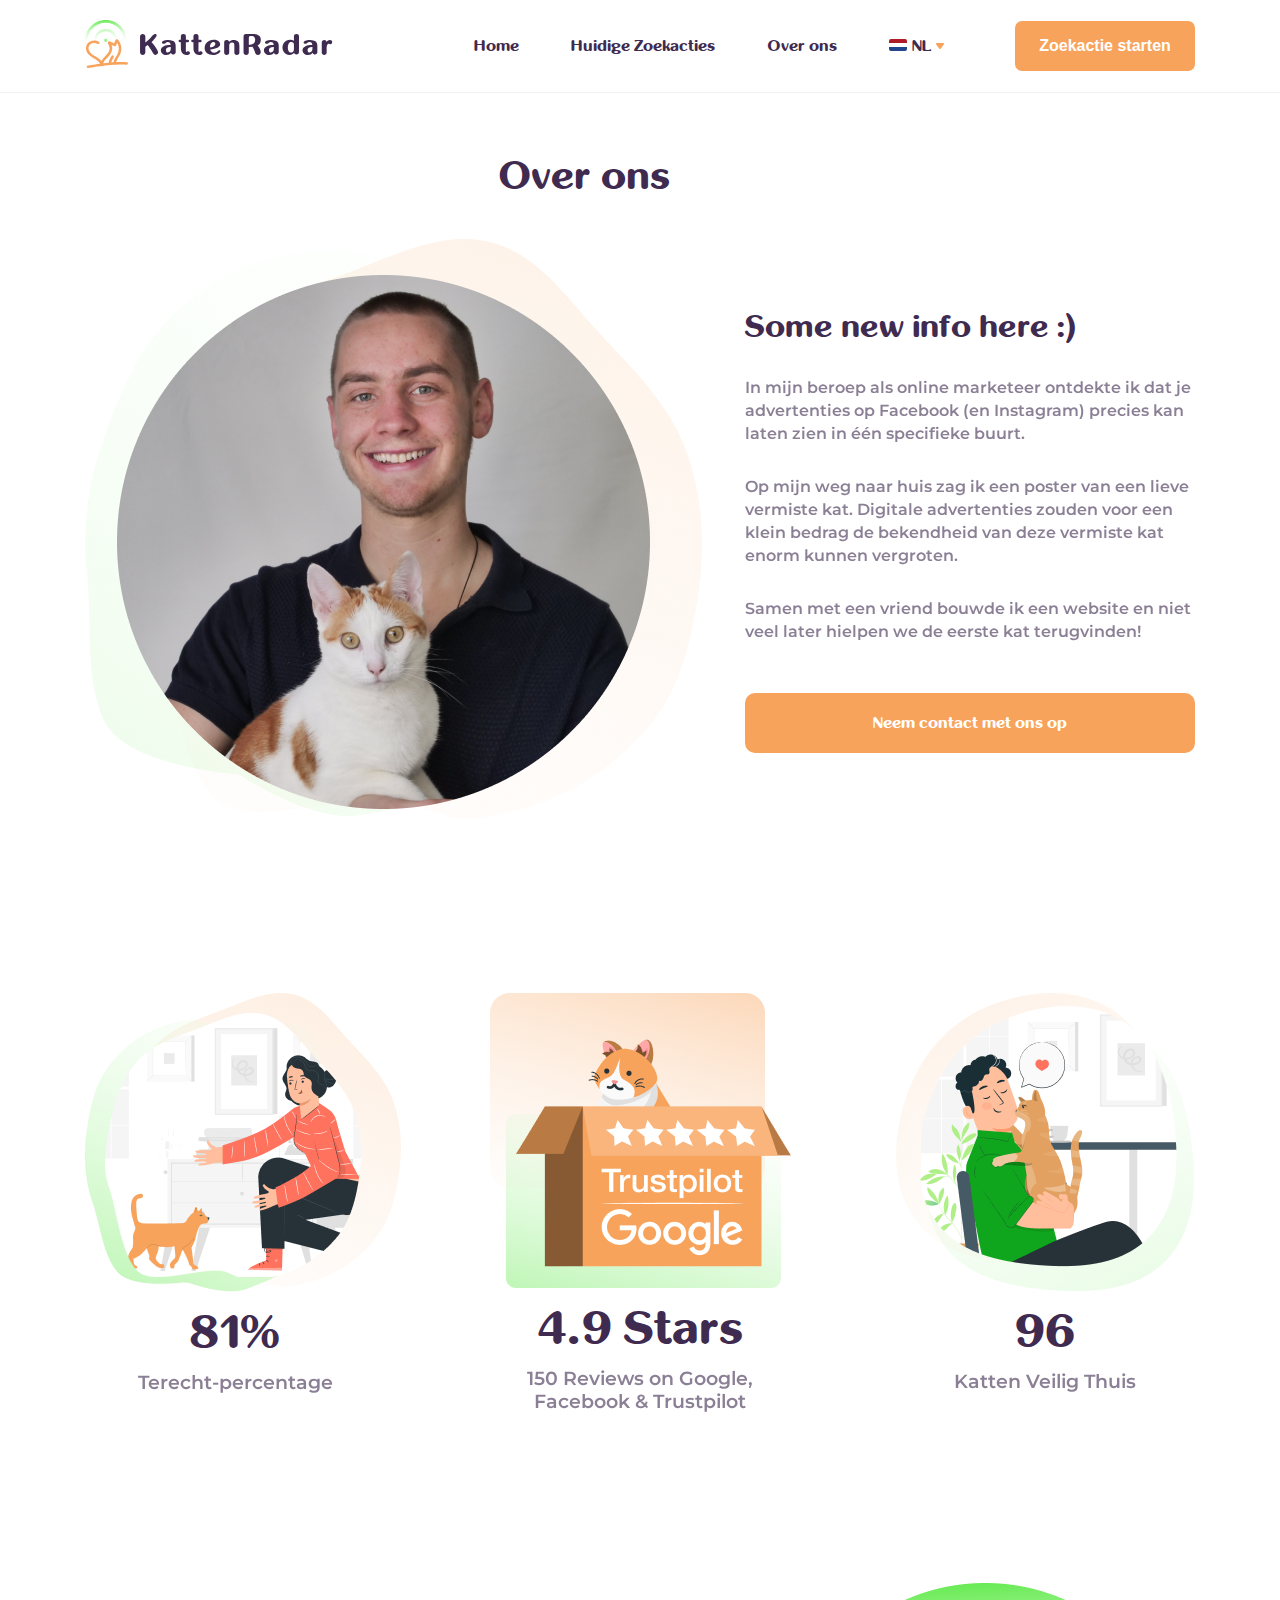
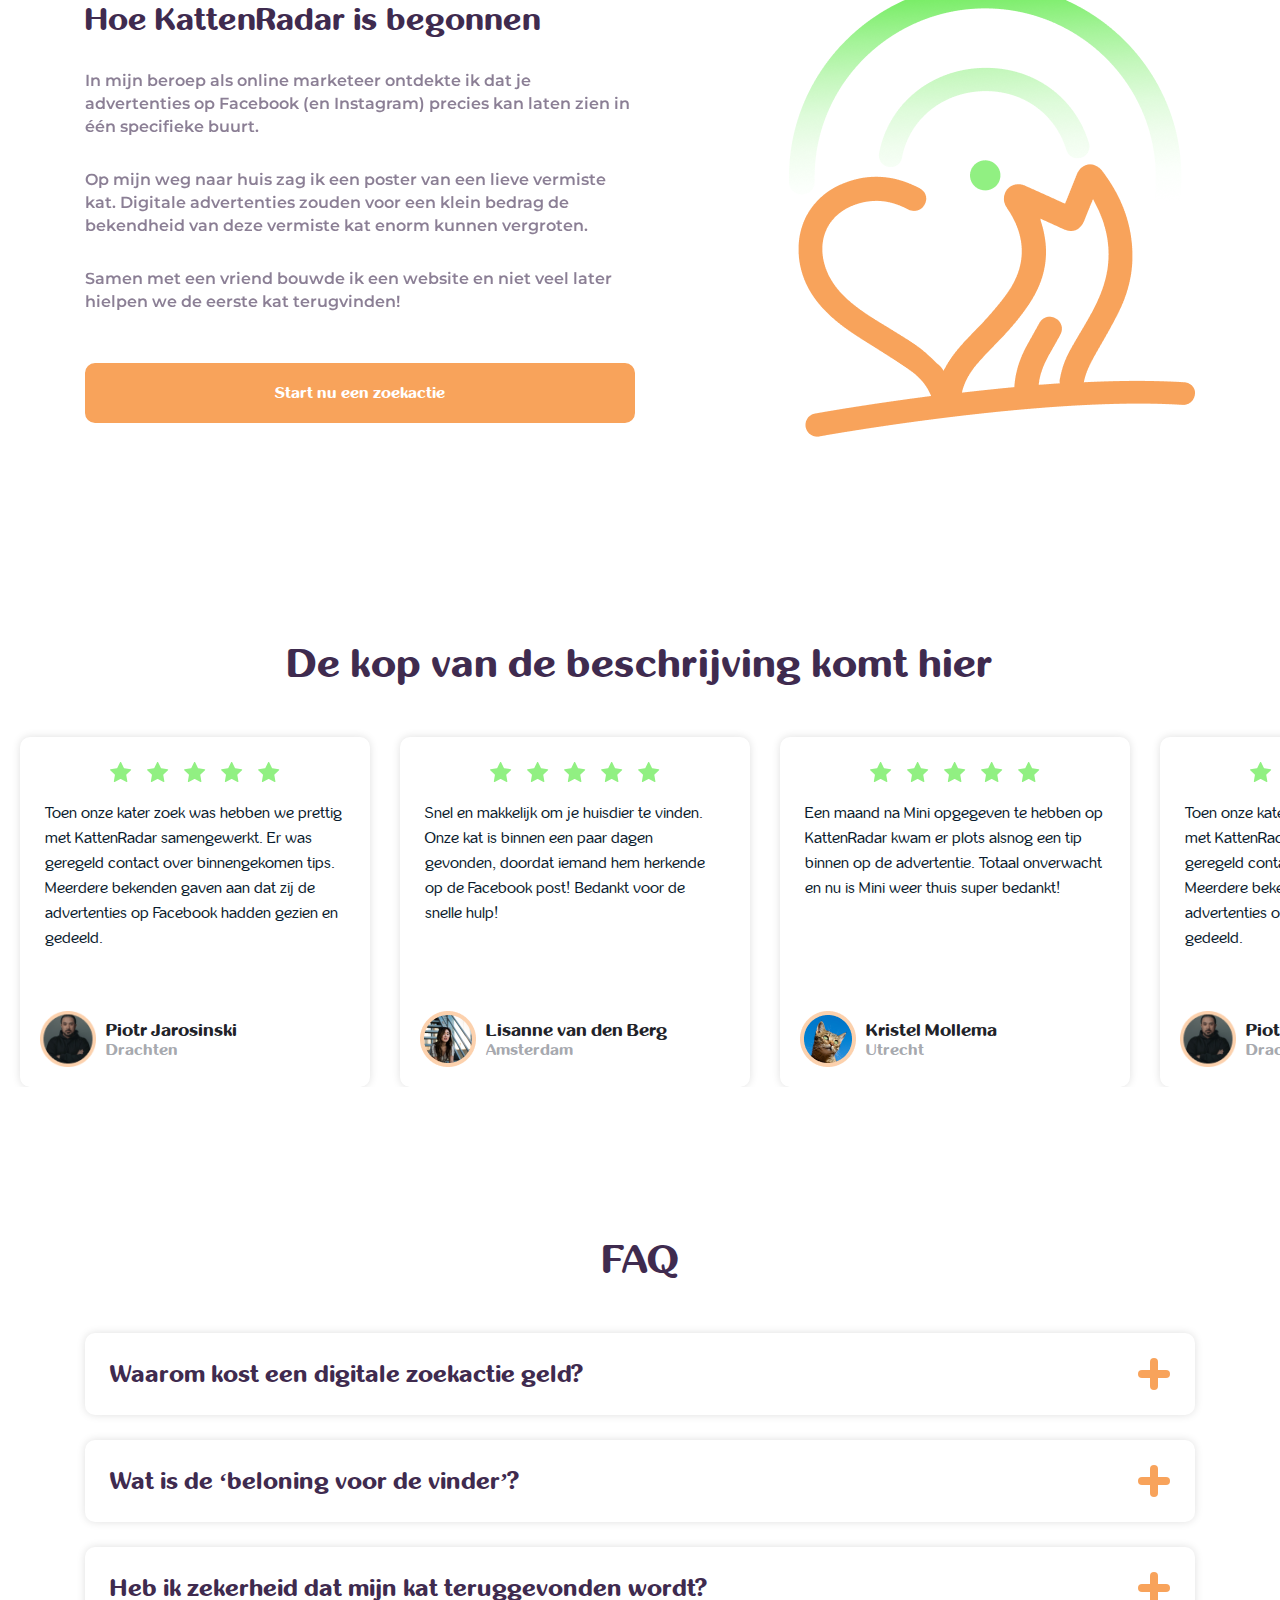
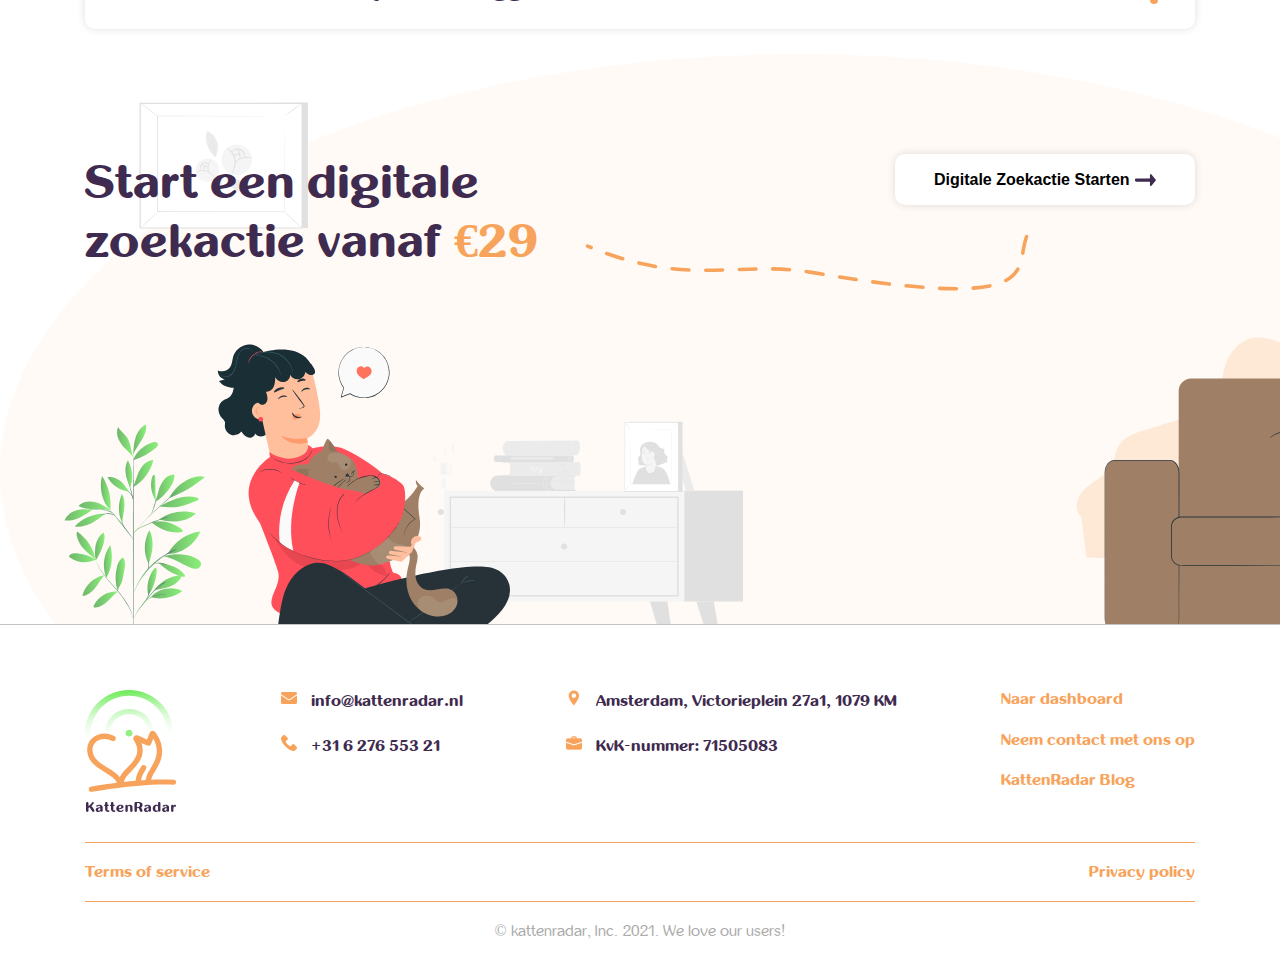
<file: about_us.html>
<!DOCTYPE html>
<html lang="en">

<head>
    <meta charset="UTF-8">
    <meta http-equiv="X-UA-Compatible" content="IE=edge">
    <meta name="viewport" content="width=device-width, initial-scale=1.0">
    <title>KattenRadar - Homepage</title>
    <link rel="preconnect" href="https://fonts.googleapis.com">
    <link rel="preconnect" href="https://fonts.gstatic.com" crossorigin>
    <link href="https://fonts.googleapis.com/css2?family=Montserrat:wght@300;400;500;600;900&display=swap" rel="stylesheet">
    <link rel="stylesheet" href="style/default_styles.css">
    <link rel="stylesheet" href="style/inner_styles.css">
    <link rel="stylesheet" href="style/home_style.css">
</head>

<body>
    <!-- STICKY HEADER -->
    <div class="sticky__container">
        <div class="header" id="sticky__header">
            <ul>
                <li>
                    <a href="#"> <img src="img/logotype.svg" alt="Logotype"></a>
                </li>
                <li>
                    <ul class="header__menu_list">
                        <li>
                            <a href="/home">Home</a>
                        </li>
                        <li>
                            <a href="/searches">Huidige Zoekacties</a>
                        </li>
                        <li>
                            <a href="/about">Over ons</a>
                        </li>
                        <li class="lang__wrapper" id="sticky__lang__wrapper">
                            <div class="header__current_lang">
                                <div><img class="icon__flag" id="icon__flag_sticky" src="img/icons/flag_dutch.svg" alt="Flag"><span id="language_sticky">NL</span><img class="header__down" src="img/icons/header_down.svg" alt="Down"></div>
                            </div>
                            <div class="header__lang">
                                <div><img class="icon__flag" id="Dutch" src="img/icons/flag_dutch.svg" alt="Flag"> NL
                                </div>
                                <div><img class="icon__flag" id="English" src="img/icons/flag_eng.svg" alt="Flag"> EN
                                </div>
                                <div><img class="icon__flag" id="Deutsch" src="img/icons/flag_deu.svg" alt="Flag"> DE
                                </div>
                            </div>
                        </li>
                    </ul>
                </li>
                <li>
                    <button class="header__start_search">Zoekactie starten</button>
                </li>
            </ul>
        </div>
    </div>
    <!-- STICKY HEADER END -->
    <div class="blur__wrapper">
        <!-- HEADER -->
        <div class="header default_header">
            <ul>
                <li>
                    <a href="#"> <img src="img/logotype.svg" alt="Logotype"></a>
                </li>
                <li>
                    <ul class="header__menu_list">
                        <li>
                            <a href="/home">Home</a>
                        </li>
                        <li>
                            <a href="/searches">Huidige Zoekacties</a>
                        </li>
                        <li>
                            <a href="/about">Over ons</a>
                        </li>
                        <li class="lang__wrapper">
                            <div class="header__current_lang">
                                <div><img class="icon__flag" id="icon__flag" src="img/icons/flag_dutch.svg" alt="Flag"><span id="language">NL</span><img class="header__down" src="img/icons/header_down.svg" alt="Down"></div>
                            </div>
                            <div class="header__lang">
                                <div><img class="icon__flag" id="Dutch" src="img/icons/flag_dutch.svg" alt="Flag"> NL
                                </div>
                                <div><img class="icon__flag" id="English" src="img/icons/flag_eng.svg" alt="Flag"> EN
                                </div>
                                <div><img class="icon__flag" id="Deutsch" src="img/icons/flag_deu.svg" alt="Flag"> DE
                                </div>
                            </div>
                        </li>
                    </ul>
                </li>
                <li>
                    <button class="header__start_search">Zoekactie starten</button>
                </li>
            </ul>
        </div>
        <!-- HEADER END -->
        <!-- MOBILE HEADER -->
        <div class="mb__header">
            <div class="mb__header_top">
                <img src="img/logotype.svg" alt="Logotype">
                <div class="mb__header_icons">
                    <a href="#"><img src="img/icon_facebook.svg" alt="Facebook"></a>
                    <a href="#"><img src="img/icon_insta.svg" alt="Instagram"></a>
                </div>
                <div class="mb__header_lang">
                    <img class="mb__header_icon" src="img/icons/flag_dutch.svg" alt="Mobile Lang">
                    <p><img src="img/icons/down.svg" alt="Mobile Lang Down"></p>
                </div>
            </div>
            <div class="mb__header_menu">
                <a href="#" class="header__menu_active">Home</a>
                <a href="#">Huidige Zoekacties</a>
                <a href="#">Over ons</a>
            </div>
            <div class="mb__header_language">
                <div class="mb__header_block" id="lang_Dutch">
                    <img src="img/icons/flag_dutch.svg" id="image__Dutch" alt="Lang">
                    <p>NL</p>
                </div>
                <div class="mb__header_block" id="lang_English">
                    <img src="img/icons/flag_eng.svg" id="image__English" alt="Lang">
                    <p>EN</p>
                </div>
                <div class="mb__header_block" id="lang_Deutsch">
                    <img src="img/icons/flag_deu.svg" id="image__Deutsch" alt="Lang">
                    <p>DE</p>
                </div>
            </div>
        </div>
        <!-- MOBILE HEADER END -->

        <!-- MOBILE STICKY HEADER -->
        <div class="mb__header mb__header_sticky">
            <div class="mb__header_top">
                <img src="img/logotype.svg" alt="Logotype">
                <div class="mb__header_icons">
                    <a href="#"><img src="img/icon_facebook.svg" alt="Facebook"></a>
                    <a href="#"><img src="img/icon_insta.svg" alt="Instagram"></a>
                </div>
                <div class="mb__header_lang">
                    <img src="img/mb_lang.svg" alt="Mobile Lang">
                </div>
            </div>
            <div class="mb__header_menu">
                <a href="#">Home</a>
                <a href="#">Huidige Zoekacties</a>
                <a href="#">Over ons</a>
            </div>
            <button class="mb__sticky_header_button">Meteen zoekactie starten</button>
        </div>
        <!-- MOBILE HEADER END -->

        <!-- ТУТ ПИШЕШ КОД -->
        <section class="about_us">
            <div class="blog__container">
                <div class="tip_plot">
                    Over ons
                </div>
                <div class="about_main">
                    <div class="about_main_photo">
                        <img src="img/about_us/header_photo.png" alt="">
                    </div>
                    <div class="about_main_body">
                        <h1>Some new info here :)</h1>
                        <p>In mijn beroep als online marketeer ontdekte ik dat je advertenties op Facebook (en Instagram) precies kan laten zien in één specifieke buurt.
                        </p>
                        <p>Op mijn weg naar huis zag ik een poster van een lieve vermiste kat. Digitale advertenties zouden voor een klein bedrag de bekendheid van deze vermiste kat enorm kunnen vergroten.
                        </p>
                        <p>Samen met een vriend bouwde ik een website en niet veel later hielpen we de eerste kat terugvinden!</p>
                        <button>Neem contact met ons op </button>
                    </div>
                </div>
                <div class="grade">
                    <div class="grade_block">
                        <img src="img/about_us/grade_1.png" alt="">
                        <h1>81%</h1>
                        <p>Terecht-percentage</p>
                    </div>
                    <div class="grade_block">
                        <img src="img/about_us/grade_2.png" alt="">
                        <h1>4.9 Stars</h1>
                        <p>150 Reviews on Google, Facebook & Trustpilot</p>
                    </div>
                    <div class="grade_block">
                        <img src="img/about_us/grade_3.png" alt="">
                        <h1>96</h1>
                        <p>Katten Veilig Thuis</p>
                    </div>
                </div>
                <div class="about_main how_started_body">
                    <div class="about_main_body how_started">
                        <h1>Hoe KattenRadar is begonnen</h1>
                        <p>In mijn beroep als online marketeer ontdekte ik dat je advertenties op Facebook (en Instagram) precies kan laten zien in één specifieke buurt.
                        </p>
                        <p>Op mijn weg naar huis zag ik een poster van een lieve vermiste kat. Digitale advertenties zouden voor een klein bedrag de bekendheid van deze vermiste kat enorm kunnen vergroten.
                        </p>
                        <p>Samen met een vriend bouwde ik een website en niet veel later hielpen we de eerste kat terugvinden!</p>
                        <button>Start nu een zoekactie</button>
                    </div>
                    <div class="about_main_photo">
                        <img src="img/about_us/how_started.png" alt="">
                    </div>
                </div>
            </div>
        </section>
        <!-- REVIEWS -->

        <section class="reviews about_reviews">
            <div class="section__top">
                <h1 class="section__title">De kop van de beschrijving komt hier</h1>
            </div>
            <div class="reviews__body">
                <div class="reviews__items">
                    <div class="items__left_mask"></div>
                    <div class="review__item" id="review-1">
                        <img src="img/icons/reviews.svg" alt="Reviews">
                        <p>Toen onze kater zoek was hebben we prettig met KattenRadar samengewerkt. Er was geregeld contact over binnengekomen tips. Meerdere bekenden gaven aan dat zij de advertenties op Facebook hadden gezien en gedeeld.</p>
                        <div class="review__item_author">
                            <img src="img/homepage/reviews/Piotr.png" alt="Author">
                            <div class="review__item_author_data">
                                <p class="review__author_name">Piotr Jarosinski</p>
                                <p class="review__author_city">Drachten</p>
                            </div>
                        </div>
                    </div>
                    <div class="review__item" id="review-2">
                        <img src="img/icons/reviews.svg" alt="Reviews">
                        <p>Snel en makkelijk om je huisdier te vinden. Onze kat is binnen een paar dagen gevonden, doordat iemand hem herkende op de Facebook post! Bedankt voor de snelle hulp!</p>
                        <div class="review__item_author">
                            <img src="img/homepage/reviews/Lisanne.png" alt="Author">
                            <div class="review__item_author_data">
                                <p class="review__author_name">Lisanne van den Berg</p>
                                <p class="review__author_city">Amsterdam</p>
                            </div>
                        </div>
                    </div>
                    <div class="review__item" id="review-3">
                        <img src="img/icons/reviews.svg" alt="Reviews">
                        <p>Een maand na Mini opgegeven te hebben op KattenRadar kwam er plots alsnog een tip binnen op de advertentie. Totaal onverwacht en nu is Mini weer thuis super bedankt!</p>
                        <div class="review__item_author">
                            <img src="img/homepage/reviews/Kristel.png" alt="Author">
                            <div class="review__item_author_data">
                                <p class="review__author_name">Kristel Mollema</p>
                                <p class="review__author_city">Utrecht</p>
                            </div>
                        </div>
                    </div>
                    <div class="review__item" id="review-4">
                        <img src="img/icons/reviews.svg" alt="Reviews">
                        <p>Toen onze kater zoek was hebben we prettig met KattenRadar samengewerkt. Er was geregeld contact over binnengekomen tips. Meerdere bekenden gaven aan dat zij de advertenties op Facebook hadden gezien en gedeeld.</p>
                        <div class="review__item_author">
                            <img src="img/homepage/reviews/Piotr.png" alt="Author">
                            <div class="review__item_author_data">
                                <p class="review__author_name">Piotr Jarosinski</p>
                                <p class="review__author_city">Drachten</p>
                            </div>
                        </div>
                    </div>
                    <div class="review__item" id="review-5">
                        <img src="img/icons/reviews.svg" alt="Reviews">
                        <p>Snel en makkelijk om je huisdier te vinden. Onze kat is binnen een paar dagen gevonden, doordat iemand hem herkende op de Facebook post! Bedankt voor de snelle hulp!</p>
                        <div class="review__item_author">
                            <img src="img/homepage/reviews/Lisanne.png" alt="Author">
                            <div class="review__item_author_data">
                                <p class="review__author_name">Lisanne van den Berg</p>
                                <p class="review__author_city">Amsterdam</p>
                            </div>
                        </div>
                    </div>
                    <div class="review__item" id="review-6">
                        <img src="img/icons/reviews.svg" alt="Reviews">
                        <p>Een maand na Mini opgegeven te hebben op KattenRadar kwam er plots alsnog een tip binnen op de advertentie. Totaal onverwacht en nu is Mini weer thuis super bedankt!</p>
                        <div class="review__item_author">
                            <img src="img/homepage/reviews/Kristel.png" alt="Author">
                            <div class="review__item_author_data">
                                <p class="review__author_name">Kristel Mollema</p>
                                <p class="review__author_city">Utrecht</p>
                            </div>
                        </div>
                    </div>
                </div>

            </div>
        </section>

        <!-- REVIEWS END -->
        <!-- FAQ -->

        <section class="faq about_faq">
            <div class="section__top">
                <h1 class="section__title">FAQ</h1>
            </div>
            <div class="container">
                <div class="faq__body">
                    <div class="faq__items">
                        <div class="faq__item">
                            <div class="faq__item_main">
                                <p>Waarom kost een digitale zoekactie geld?</p>
                                <img class="faq__open" src="img/homepage/faq_plus.svg" alt="Plus">
                            </div>
                            <div class="faq__item_answer">
                                <p>Door een (kleine) beloning aan te bieden voor tips over de locatie van je vermiste kat reageren meer mensen. Als iemand de gouden tip heeft staat het je zelf vrij om deze persoon b.v. een fles wijn of bonbons te geven als
                                    bedankje.
                                </p>
                            </div>
                        </div>
                        <div class="faq__item">
                            <div class="faq__item_main">
                                <p>Wat is de ‘beloning voor de vinder’?</p>
                                <img class="faq__open" src="img/homepage/faq_plus.svg" alt="Plus">
                            </div>
                            <div class="faq__item_answer">
                                <p>Door een (kleine) beloning aan te bieden voor tips over de locatie van je vermiste kat reageren meer mensen. Als iemand de gouden tip heeft staat het je zelf vrij om deze persoon b.v. een fles wijn of bonbons te geven als
                                    bedankje.
                                </p>
                            </div>
                        </div>
                        <div class="faq__item">
                            <div class="faq__item_main">
                                <p>Heb ik zekerheid dat mijn kat teruggevonden wordt?</p>
                                <img class="faq__open" src="img/homepage/faq_plus.svg" alt="Plus">
                            </div>
                            <div class="faq__item_answer">
                                <p>Door een (kleine) beloning aan te bieden voor tips over de locatie van je vermiste kat reageren meer mensen. Als iemand de gouden tip heeft staat het je zelf vrij om deze persoon b.v. een fles wijn of bonbons te geven als
                                    bedankje.
                                </p>
                            </div>
                        </div>
                    </div>
                </div>
            </div>
        </section>
        <!-- FAQ END -->

        <!-- PRE-FOOTER -->

        <section class="prefooter">
            <div class="prefooter__body">
                <div class="container">
                    <div class="prefooter__body_text">
                        <p class="prefooter_body_left">Start een digitale zoekactie vanaf <span>€29</span></p>
                        <img class="prefooter_line" src="img/homepage/prefooter_line.svg" alt="Line">
                        <button class="prefooter__button">Digitale Zoekactie Starten <img
                                src="img/homepage/button-right.svg" alt="Right"></button>
                    </div>
                </div>
            </div>
        </section>

        <!-- PRE-FOOTER END -->

        <!-- FOOTER -->

        <footer>
            <div class="container">
                <div class="footer__info">
                    <img src="img/footer_logo.svg" alt="Footer Logo">
                    <div class="footer__info_adress">
                        <div>
                            <img src="img/icons/email.svg" alt="email">
                            <span><a href="mailto:info@kattenradar.nl" class="phone">info@kattenradar.nl</a></span>
                        </div>
                        <div>
                            <img src="img/icons/phone.svg" alt="phone">
                            <span><a class="phone" href="tel:+31627655321">+31 6 276 553 21</a></span>
                        </div>
                    </div>
                    <div class="footer__info_adress">
                        <div>
                            <img src="img/icons/map_footer.svg" alt="map">
                            <span>Amsterdam, Victorieplein 27a1, 1079 KM</span>
                        </div>
                        <div>
                            <img src="img/icons/bag.svg" alt="bag">
                            <span>KvK-nummer: 71505083</span>
                        </div>
                    </div>
                    <div class="footer__info_links">
                        <p class="footer_dashboard">Naar dashboard</p>
                        <p class="footer_contact" href="#">Neem contact met ons op</p>
                        <a href="#">KattenRadar Blog</a>
                    </div>
                </div>
                <div class="footer_links">
                    <a href="#">Terms of service</a>
                    <a href="#">Privacy policy</a>
                </div>
                <p class="footer_bottom_text">© kattenradar, Inc. 2021. We love our users!</p>
            </div>
        </footer>
        <!-- MOBILE FOOTER -->
        <div class="mb_footer">
            <div class="mb__footer_header">
                <a href="#">Contact opnemen</a>
                <a href="#">Naar dashboard</a>
            </div>
            <div class="mb__footer_info">
                <div class="footer__info_adress">
                    <div>
                        <img src="img/icons/email.svg" alt="email">
                        <span><a href="mailto:info@kattenradar.nl" class="phone">info@kattenradar.nl</a></span>
                    </div>
                    <div>
                        <img src="img/icons/phone.svg" alt="phone">
                        <span><a class="phone" href="tel:+31627655321">+31 6 276 553 21</a></span>
                    </div>
                </div>
                <div class="footer__info_adress">
                    <div>
                        <img src="img/icons/map_footer.svg" alt="map">
                        <span>Amsterdam, Victorieplein 27a1, 1079 KM</span>
                    </div>
                    <div>
                        <img src="img/icons/bag.svg" alt="bag">
                        <span>KvK-nummer: 71505083</span>
                    </div>
                </div>
            </div>
            <div class="mb__footer_foot">
                <a href="#">Privacy policy</a>
                <a href="#">Blog</a>
                <a href="#">Terms of service</a>
            </div>
            <hr class="mb__footer_line">
            <p class="mb__footer_text">© kattenradar, Inc. 2021. We love our users!</p>
        </div>
    </div>
    <!-- FEEDBACK -->
    <div class="feedback">
    </div>
    <div class="feedback__popup">
        <div class="feedback_close">
            <img class="popup_close" src="img/homepage/close.svg" alt="Close">
        </div>
        <p>Neem contact op</p>
        <div class="feedback__form">
            <div class="feedback__form_block">
                <p>Email <span> *</span></p>
                <input type="email" id="form__email" placeholder="Email">
            </div>
            <div class="feedback__form_block">
                <p>Telefoon</p>
                <input type="phone" id="form__phone" placeholder="Telefoonnummer (optioneel)">
            </div>
        </div>
        <div class="feedback__textarea">
            <p>Bericht</p>
            <textarea name="message" id="message"></textarea>
        </div>
        <input type="hidden" name="token" value="" id="token">
        <p class="form__send_status">Your message has been successfully sent!</p>
        <button class="feedback__send" class="g-recaptcha" data-sitekey="6LdBDO4dAAAAAHksjb-qcwb7j-Ke3cEJwkBgIF4C" data-callback='onSubmit' data-action='submitForm'>Versturen</button>
        <p class="feedback__capcha_info">This site is protected by reCAPTCHA and the Google
            <a href="https://policies.google.com/privacy">Privacy Policy</a> and
            <a href="https://policies.google.com/terms">Terms of Service</a> apply.
        </p>
    </div>
    <!-- DASHBOARD POPUP -->
    <div class="dashboard__popup">
        <div class="feedback_close">
            <img class="popup_close" src="img/homepage/close.svg" alt="Close">
        </div>
        <div class="dashboard__popup_start">
            <p class="dashboard__title">To dashboard</p>
            <p class="dashboard__desc">Je kunt het dashboard van de zoekactie openen door op 'naar dashboard' te klikken in de emails van KattenRadar.</p>
            <p class="dashboard__desc" style="opacity: 0.6;">Kan je het niet vinden? Vul hier je email of telefoonnummer in, en wij sturen je de link nogmaals toe.</p>

            <input type="email" name="email" id="dashboardEmail" placeholder="Email of telefoonnummer">
            <button id="dashboard__send">Ontvang link naar dashboard</button>
        </div>
        <div class="dashboard__popup_done" style="display: none;">
            <p class="dashboard__title">Success!</p>
            <p class="dashboard__desc">We hebben je de nieuwe link gestuurd, check je e-mail</p>
            <button class="dashboard__top_button">Naar startpagina</button>
        </div>

        <div class="dashboard__popup_failed" style="display: none;">
            <p class="dashboard__title">Failed!</p>
            <p class="dashboard__desc">Deze e-mail heeft geen gekoppelde zoekopdrachten.</p>
            <button id="dashboard__failed_repeat">Probeer het opnieuw</button>
            <button class="dashboard__button dashboard__top_button">Naar startpagina</button>
        </div>
    </div>
    <script src="js/jquery-3.6.0.min.js"></script>
    <script src="js/default_script.js"></script>

</body>

</html>
</file>
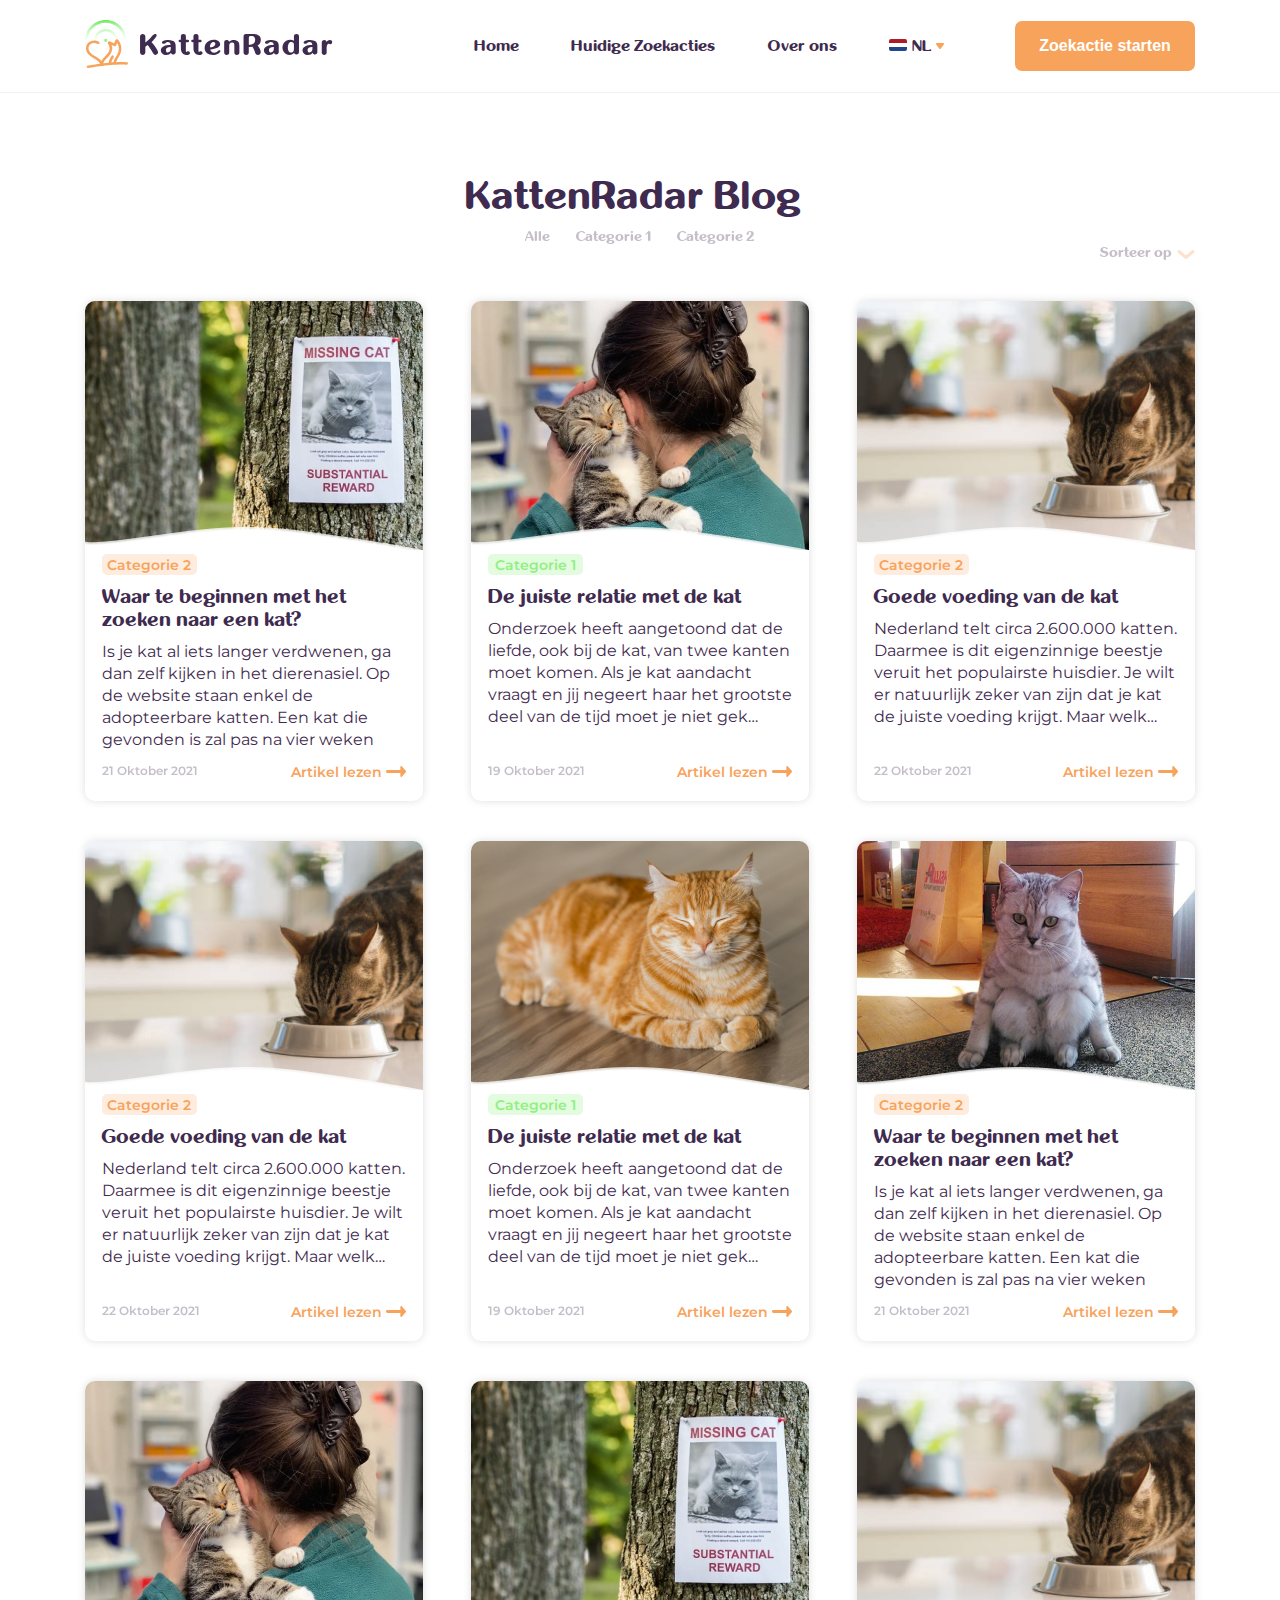
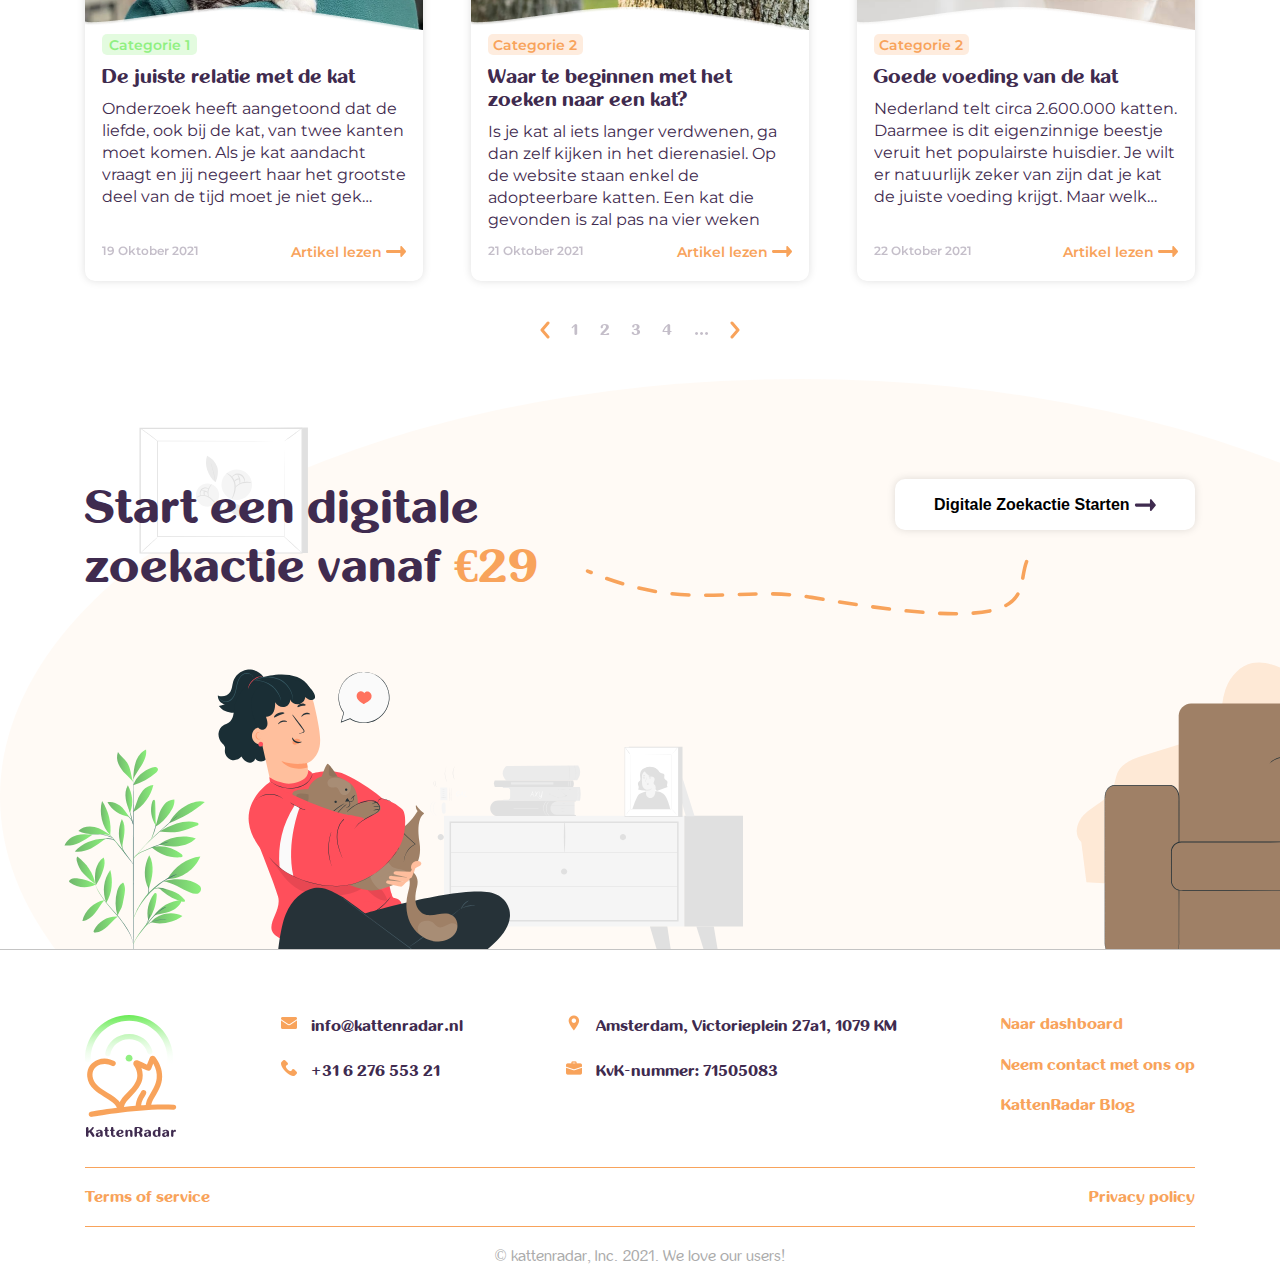
<file: blog.html>
<!DOCTYPE html>
<html lang="en">

<head>
    <meta charset="UTF-8">
    <meta http-equiv="X-UA-Compatible" content="IE=edge">
    <meta name="viewport" content="width=device-width, initial-scale=1.0">
    <title>KattenRadar - Homepage</title>
    <link rel="preconnect" href="https://fonts.googleapis.com">
    <link rel="preconnect" href="https://fonts.gstatic.com" crossorigin>
    <link href="https://fonts.googleapis.com/css2?family=Montserrat:wght@300;400;500;600;900&display=swap" rel="stylesheet">
    <link rel="stylesheet" href="style/default_styles.css">
    <link rel="stylesheet" href="style/inner_styles.css">
</head>

<body>
    <!-- STICKY HEADER -->
    <div class="sticky__container">
        <div class="header" id="sticky__header">
            <ul>
                <li>
                    <a href="#"> <img src="img/logotype.svg" alt="Logotype"></a>
                </li>
                <li>
                    <ul class="header__menu_list">
                        <li>
                            <a href="/home">Home</a>
                        </li>
                        <li>
                            <a href="/searches">Huidige Zoekacties</a>
                        </li>
                        <li>
                            <a href="/about">Over ons</a>
                        </li>
                        <li class="lang__wrapper" id="sticky__lang__wrapper">
                            <div class="header__current_lang">
                                <div><img class="icon__flag" id="icon__flag_sticky" src="img/icons/flag_dutch.svg" alt="Flag"><span id="language_sticky">NL</span><img class="header__down" src="img/icons/header_down.svg" alt="Down"></div>
                            </div>
                            <div class="header__lang">
                                <div><img class="icon__flag" id="Dutch" src="img/icons/flag_dutch.svg" alt="Flag"> NL
                                </div>
                                <div><img class="icon__flag" id="English" src="img/icons/flag_eng.svg" alt="Flag"> EN
                                </div>
                                <div><img class="icon__flag" id="Deutsch" src="img/icons/flag_deu.svg" alt="Flag"> DE
                                </div>
                            </div>
                        </li>
                    </ul>
                </li>
                <li>
                    <button class="header__start_search">Zoekactie starten</button>
                </li>
            </ul>
        </div>
    </div>
    <!-- STICKY HEADER END -->
    <div class="blur__wrapper">
        <!-- HEADER -->
        <div class="header default_header">
            <ul>
                <li>
                    <a href="#"> <img src="img/logotype.svg" alt="Logotype"></a>
                </li>
                <li>
                    <ul class="header__menu_list">
                        <li>
                            <a href="/home">Home</a>
                        </li>
                        <li>
                            <a href="/searches">Huidige Zoekacties</a>
                        </li>
                        <li>
                            <a href="/about">Over ons</a>
                        </li>
                        <li class="lang__wrapper">
                            <div class="header__current_lang">
                                <div><img class="icon__flag" id="icon__flag" src="img/icons/flag_dutch.svg" alt="Flag"><span id="language">NL</span><img class="header__down" src="img/icons/header_down.svg" alt="Down"></div>
                            </div>
                            <div class="header__lang">
                                <div><img class="icon__flag" id="Dutch" src="img/icons/flag_dutch.svg" alt="Flag"> NL
                                </div>
                                <div><img class="icon__flag" id="English" src="img/icons/flag_eng.svg" alt="Flag"> EN
                                </div>
                                <div><img class="icon__flag" id="Deutsch" src="img/icons/flag_deu.svg" alt="Flag"> DE
                                </div>
                            </div>
                        </li>
                    </ul>
                </li>
                <li>
                    <button class="header__start_search">Zoekactie starten</button>
                </li>
            </ul>
        </div>
        <!-- HEADER END -->
        <!-- MOBILE HEADER -->
        <div class="mb__header">
            <div class="mb__header_top">
                <img src="img/logotype.svg" alt="Logotype">
                <div class="mb__header_icons">
                    <a href="#"><img src="img/icon_facebook.svg" alt="Facebook"></a>
                    <a href="#"><img src="img/icon_insta.svg" alt="Instagram"></a>
                </div>
                <div class="mb__header_lang">
                    <img class="mb__header_icon" src="img/icons/flag_dutch.svg" alt="Mobile Lang">
                    <p><img src="img/icons/down.svg" alt="Mobile Lang Down"></p>
                </div>
            </div>
            <div class="mb__header_menu">
                <a href="#" class="header__menu_active">Home</a>
                <a href="#">Huidige Zoekacties</a>
                <a href="#">Over ons</a>
            </div>
            <div class="mb__header_language">
                <div class="mb__header_block" id="lang_Dutch">
                    <img src="img/icons/flag_dutch.svg" id="image__Dutch" alt="Lang">
                    <p>NL</p>
                </div>
                <div class="mb__header_block" id="lang_English">
                    <img src="img/icons/flag_eng.svg" id="image__English" alt="Lang">
                    <p>EN</p>
                </div>
                <div class="mb__header_block" id="lang_Deutsch">
                    <img src="img/icons/flag_deu.svg" id="image__Deutsch" alt="Lang">
                    <p>DE</p>
                </div>
            </div>
        </div>
        <!-- MOBILE HEADER END -->

        <!-- MOBILE STICKY HEADER -->
        <div class="mb__header mb__header_sticky">
            <div class="mb__header_top">
                <img src="img/logotype.svg" alt="Logotype">
                <div class="mb__header_icons">
                    <a href="#"><img src="img/icon_facebook.svg" alt="Facebook"></a>
                    <a href="#"><img src="img/icon_insta.svg" alt="Instagram"></a>
                </div>
                <div class="mb__header_lang">
                    <img src="img/mb_lang.svg" alt="Mobile Lang">
                </div>
            </div>
            <div class="mb__header_menu">
                <a href="#">Home</a>
                <a href="#">Huidige Zoekacties</a>
                <a href="#">Over ons</a>
            </div>
            <button class="mb__sticky_header_button">Meteen zoekactie starten</button>
        </div>
        <!-- MOBILE HEADER END -->

        <!-- ТУТ ПИШЕШ КОД -->
        <section>
            <div class="blog__container">
                <div class="blog__title">
                    KattenRadar Blog
                </div>
                <div class="blog__links">
                    <p>Alle</p>
                    <p>Categorie 1</p>
                    <p>Categorie 2 </p>
                </div>
                <div class="blog__sorteer">
                    Sorteer op
                    <img src="img/blog/sorteer_arrow.svg" alt="">
                </div>
                <div class="blog__table">
                    <div class="blog__block">
                        <img src="img/blog/cat 1.png" alt="">
                        <div class="blog__block_contents">
                            <p class="categorie_2">Categorie 2</p>
                            <h1>Waar te beginnen met het zoeken naar een kat?</h1>
                            <p class="blog__block_subtitle">Is je kat al iets langer verdwenen, ga dan zelf kijken in het dierenasiel. Op de website staan enkel de adopteerbare katten. Een kat die gevonden is zal pas na vier weken</p>
                            <div>
                                <p class="blog__block_date">21 Oktober 2021</p>
                                <a href="#">Artikel lezen <img src="img/blog/arrow.svg" alt=""> </a>
                            </div>
                        </div>
                    </div>
                    <div class="blog__block">
                        <img src="img/blog/cat 2.png" alt="">
                        <div class="blog__block_contents">
                            <p class="categorie_1">Categorie 1</p>
                            <h1>De juiste relatie met de kat</h1>
                            <p class="blog__block_subtitle">Onderzoek heeft aangetoond dat de liefde, ook bij de kat, van twee kanten moet komen. Als je kat aandacht vraagt en jij negeert haar het grootste deel van de tijd moet je niet gek staan te kijken als je kat</p>
                            <div>
                                <p class="blog__block_date">19 Oktober 2021</p>
                                <a href="#">Artikel lezen <img src="img/blog/arrow.svg" alt=""></a>
                            </div>
                        </div>
                    </div>
                    <div class="blog__block">
                        <img src="img/blog/cat 3.png" alt="">
                        <div class="blog__block_contents">
                            <p class="categorie_2">Categorie 2</p>
                            <h1>Goede voeding van de kat</h1>
                            <p class="blog__block_subtitle">Nederland telt circa 2.600.000 katten. Daarmee is dit eigenzinnige beestje veruit het populairste huisdier. Je wilt er natuurlijk zeker van zijn dat je kat de juiste voeding krijgt. Maar welk voer is goed?</p>
                            <div>
                                <p class="blog__block_date">22 Oktober 2021</p>
                                <a href="#">Artikel lezen <img src="img/blog/arrow.svg" alt=""> </a>
                            </div>
                        </div>
                    </div>
                </div>
                <div class="blog__table">
                    <div class="blog__block">
                        <img src="img/blog/cat 3.png" alt="">
                        <div class="blog__block_contents">
                            <p class="categorie_2">Categorie 2</p>
                            <h1>Goede voeding van de kat</h1>
                            <p class="blog__block_subtitle">Nederland telt circa 2.600.000 katten. Daarmee is dit eigenzinnige beestje veruit het populairste huisdier. Je wilt er natuurlijk zeker van zijn dat je kat de juiste voeding krijgt. Maar welk voer is goed?</p>
                            <div>
                                <p class="blog__block_date">22 Oktober 2021</p>
                                <a href="#">Artikel lezen <img src="img/blog/arrow.svg" alt=""> </a>
                            </div>
                        </div>
                    </div>
                    <div class="blog__block">
                        <img src="img/blog/cat 4.png" alt="">
                        <div class="blog__block_contents">
                            <p class="categorie_1">Categorie 1</p>
                            <h1>De juiste relatie met de kat</h1>
                            <p class="blog__block_subtitle">Onderzoek heeft aangetoond dat de liefde, ook bij de kat, van twee kanten moet komen. Als je kat aandacht vraagt en jij negeert haar het grootste deel van de tijd moet je niet gek staan te kijken als je kat</p>
                            <div>
                                <p class="blog__block_date">19 Oktober 2021</p>
                                <a href="#">Artikel lezen <img src="img/blog/arrow.svg" alt=""></a>
                            </div>
                        </div>
                    </div>
                    <div class="blog__block">
                        <img src="img/blog/cat 5.png" alt="">
                        <div class="blog__block_contents">
                            <p class="categorie_2">Categorie 2</p>
                            <h1>Waar te beginnen met het zoeken naar een kat?</h1>
                            <p class="blog__block_subtitle">Is je kat al iets langer verdwenen, ga dan zelf kijken in het dierenasiel. Op de website staan enkel de adopteerbare katten. Een kat die gevonden is zal pas na vier weken</p>
                            <div>
                                <p class="blog__block_date">21 Oktober 2021</p>
                                <a href="#">Artikel lezen <img src="img/blog/arrow.svg" alt=""> </a>
                            </div>
                        </div>
                    </div>
                </div>
                <div class="blog__table">
                    <div class="blog__block">
                        <img src="img/blog/cat 2.png" alt="">
                        <div class="blog__block_contents">
                            <p class="categorie_1">Categorie 1</p>
                            <h1>De juiste relatie met de kat</h1>
                            <p class="blog__block_subtitle">Onderzoek heeft aangetoond dat de liefde, ook bij de kat, van twee kanten moet komen. Als je kat aandacht vraagt en jij negeert haar het grootste deel van de tijd moet je niet gek staan te kijken als je kat</p>
                            <div>
                                <p class="blog__block_date">19 Oktober 2021</p>
                                <a href="#">Artikel lezen <img src="img/blog/arrow.svg" alt=""></a>
                            </div>
                        </div>
                    </div>
                    <div class="blog__block">
                        <img src="img/blog/cat 1.png" alt="">
                        <div class="blog__block_contents">
                            <p class="categorie_2">Categorie 2</p>
                            <h1>Waar te beginnen met het zoeken naar een kat?</h1>
                            <p class="blog__block_subtitle">Is je kat al iets langer verdwenen, ga dan zelf kijken in het dierenasiel. Op de website staan enkel de adopteerbare katten. Een kat die gevonden is zal pas na vier weken</p>
                            <div>
                                <p class="blog__block_date">21 Oktober 2021</p>
                                <a href="#">Artikel lezen <img src="img/blog/arrow.svg" alt=""> </a>
                            </div>
                        </div>
                    </div>
                    <div class="blog__block">
                        <img src="img/blog/cat 3.png" alt="">
                        <div class="blog__block_contents">
                            <p class="categorie_2">Categorie 2</p>
                            <h1>Goede voeding van de kat</h1>
                            <p class="blog__block_subtitle">Nederland telt circa 2.600.000 katten. Daarmee is dit eigenzinnige beestje veruit het populairste huisdier. Je wilt er natuurlijk zeker van zijn dat je kat de juiste voeding krijgt. Maar welk voer is goed?</p>
                            <div>
                                <p class="blog__block_date">22 Oktober 2021</p>
                                <a href="#">Artikel lezen <img src="img/blog/arrow.svg" alt=""> </a>
                            </div>
                        </div>
                    </div>
                </div>
                <div class="page_number">
                    <img src="img/blog/arrow_left.svg" alt="">
                    <p>1</p>
                    <p>2</p>
                    <p>3</p>
                    <p>4</p>
                    <p>...</p>
                    <img src="img/blog/arrow_right.svg" alt="">
                </div>
            </div>
        </section>
        <!-- PRE-FOOTER -->

        <section class="prefooter">
            <div class="prefooter__body">
                <div class="container">
                    <div class="prefooter__body_text">
                        <p class="prefooter_body_left">Start een digitale zoekactie vanaf <span>€29</span></p>
                        <img class="prefooter_line" src="img/homepage/prefooter_line.svg" alt="Line">
                        <button class="prefooter__button">Digitale Zoekactie Starten <img
                                src="img/homepage/button-right.svg" alt="Right"></button>
                    </div>
                </div>
            </div>
        </section>

        <!-- PRE-FOOTER END -->

        <!-- FOOTER -->

        <footer>
            <div class="container">
                <div class="footer__info">
                    <img src="img/footer_logo.svg" alt="Footer Logo">
                    <div class="footer__info_adress">
                        <div>
                            <img src="img/icons/email.svg" alt="email">
                            <span><a href="mailto:info@kattenradar.nl" class="phone">info@kattenradar.nl</a></span>
                        </div>
                        <div>
                            <img src="img/icons/phone.svg" alt="phone">
                            <span><a class="phone" href="tel:+31627655321">+31 6 276 553 21</a></span>
                        </div>
                    </div>
                    <div class="footer__info_adress">
                        <div>
                            <img src="img/icons/map_footer.svg" alt="map">
                            <span>Amsterdam, Victorieplein 27a1, 1079 KM</span>
                        </div>
                        <div>
                            <img src="img/icons/bag.svg" alt="bag">
                            <span>KvK-nummer: 71505083</span>
                        </div>
                    </div>
                    <div class="footer__info_links">
                        <p class="footer_dashboard">Naar dashboard</p>
                        <p class="footer_contact" href="#">Neem contact met ons op</p>
                        <a href="#">KattenRadar Blog</a>
                    </div>
                </div>
                <div class="footer_links">
                    <a href="#">Terms of service</a>
                    <a href="#">Privacy policy</a>
                </div>
                <p class="footer_bottom_text">© kattenradar, Inc. 2021. We love our users!</p>
            </div>
        </footer>
        <!-- MOBILE FOOTER -->
        <div class="mb_footer">
            <div class="mb__footer_header">
                <a href="#">Contact opnemen</a>
                <a href="#">Naar dashboard</a>
            </div>
            <div class="mb__footer_info">
                <div class="footer__info_adress">
                    <div>
                        <img src="img/icons/email.svg" alt="email">
                        <span><a href="mailto:info@kattenradar.nl" class="phone">info@kattenradar.nl</a></span>
                    </div>
                    <div>
                        <img src="img/icons/phone.svg" alt="phone">
                        <span><a class="phone" href="tel:+31627655321">+31 6 276 553 21</a></span>
                    </div>
                </div>
                <div class="footer__info_adress">
                    <div>
                        <img src="img/icons/map_footer.svg" alt="map">
                        <span>Amsterdam, Victorieplein 27a1, 1079 KM</span>
                    </div>
                    <div>
                        <img src="img/icons/bag.svg" alt="bag">
                        <span>KvK-nummer: 71505083</span>
                    </div>
                </div>
            </div>
            <div class="mb__footer_foot">
                <a href="#">Privacy policy</a>
                <a href="#">Blog</a>
                <a href="#">Terms of service</a>
            </div>
            <hr class="mb__footer_line">
            <p class="mb__footer_text">© kattenradar, Inc. 2021. We love our users!</p>
        </div>
    </div>
    <!-- FEEDBACK -->
    <div class="feedback">
    </div>
    <div class="feedback__popup">
        <div class="feedback_close">
            <img class="popup_close" src="img/homepage/close.svg" alt="Close">
        </div>
        <p>Neem contact op</p>
        <div class="feedback__form">
            <div class="feedback__form_block">
                <p>Email <span> *</span></p>
                <input type="email" id="form__email" placeholder="Email">
            </div>
            <div class="feedback__form_block">
                <p>Telefoon</p>
                <input type="phone" id="form__phone" placeholder="Telefoonnummer (optioneel)">
            </div>
        </div>
        <div class="feedback__textarea">
            <p>Bericht</p>
            <textarea name="message" id="message"></textarea>
        </div>
        <input type="hidden" name="token" value="" id="token">
        <p class="form__send_status">Your message has been successfully sent!</p>
        <button class="feedback__send" class="g-recaptcha" data-sitekey="6LdBDO4dAAAAAHksjb-qcwb7j-Ke3cEJwkBgIF4C" data-callback='onSubmit' data-action='submitForm'>Versturen</button>
        <p class="feedback__capcha_info">This site is protected by reCAPTCHA and the Google
            <a href="https://policies.google.com/privacy">Privacy Policy</a> and
            <a href="https://policies.google.com/terms">Terms of Service</a> apply.
        </p>
    </div>
    <!-- DASHBOARD POPUP -->
    <div class="dashboard__popup">
        <div class="feedback_close">
            <img class="popup_close" src="img/homepage/close.svg" alt="Close">
        </div>
        <div class="dashboard__popup_start">
            <p class="dashboard__title">To dashboard</p>
            <p class="dashboard__desc">Je kunt het dashboard van de zoekactie openen door op 'naar dashboard' te klikken in de emails van KattenRadar.</p>
            <p class="dashboard__desc" style="opacity: 0.6;">Kan je het niet vinden? Vul hier je email of telefoonnummer in, en wij sturen je de link nogmaals toe.</p>

            <input type="email" name="email" id="dashboardEmail" placeholder="Email of telefoonnummer">
            <button id="dashboard__send">Ontvang link naar dashboard</button>
        </div>
        <div class="dashboard__popup_done" style="display: none;">
            <p class="dashboard__title">Success!</p>
            <p class="dashboard__desc">We hebben je de nieuwe link gestuurd, check je e-mail</p>
            <button class="dashboard__top_button">Naar startpagina</button>
        </div>

        <div class="dashboard__popup_failed" style="display: none;">
            <p class="dashboard__title">Failed!</p>
            <p class="dashboard__desc">Deze e-mail heeft geen gekoppelde zoekopdrachten.</p>
            <button id="dashboard__failed_repeat">Probeer het opnieuw</button>
            <button class="dashboard__button dashboard__top_button">Naar startpagina</button>
        </div>
    </div>
    <script src="js/jquery-3.6.0.min.js"></script>
    <script src="js/default_script.js"></script>

</body>

</html>
</file>
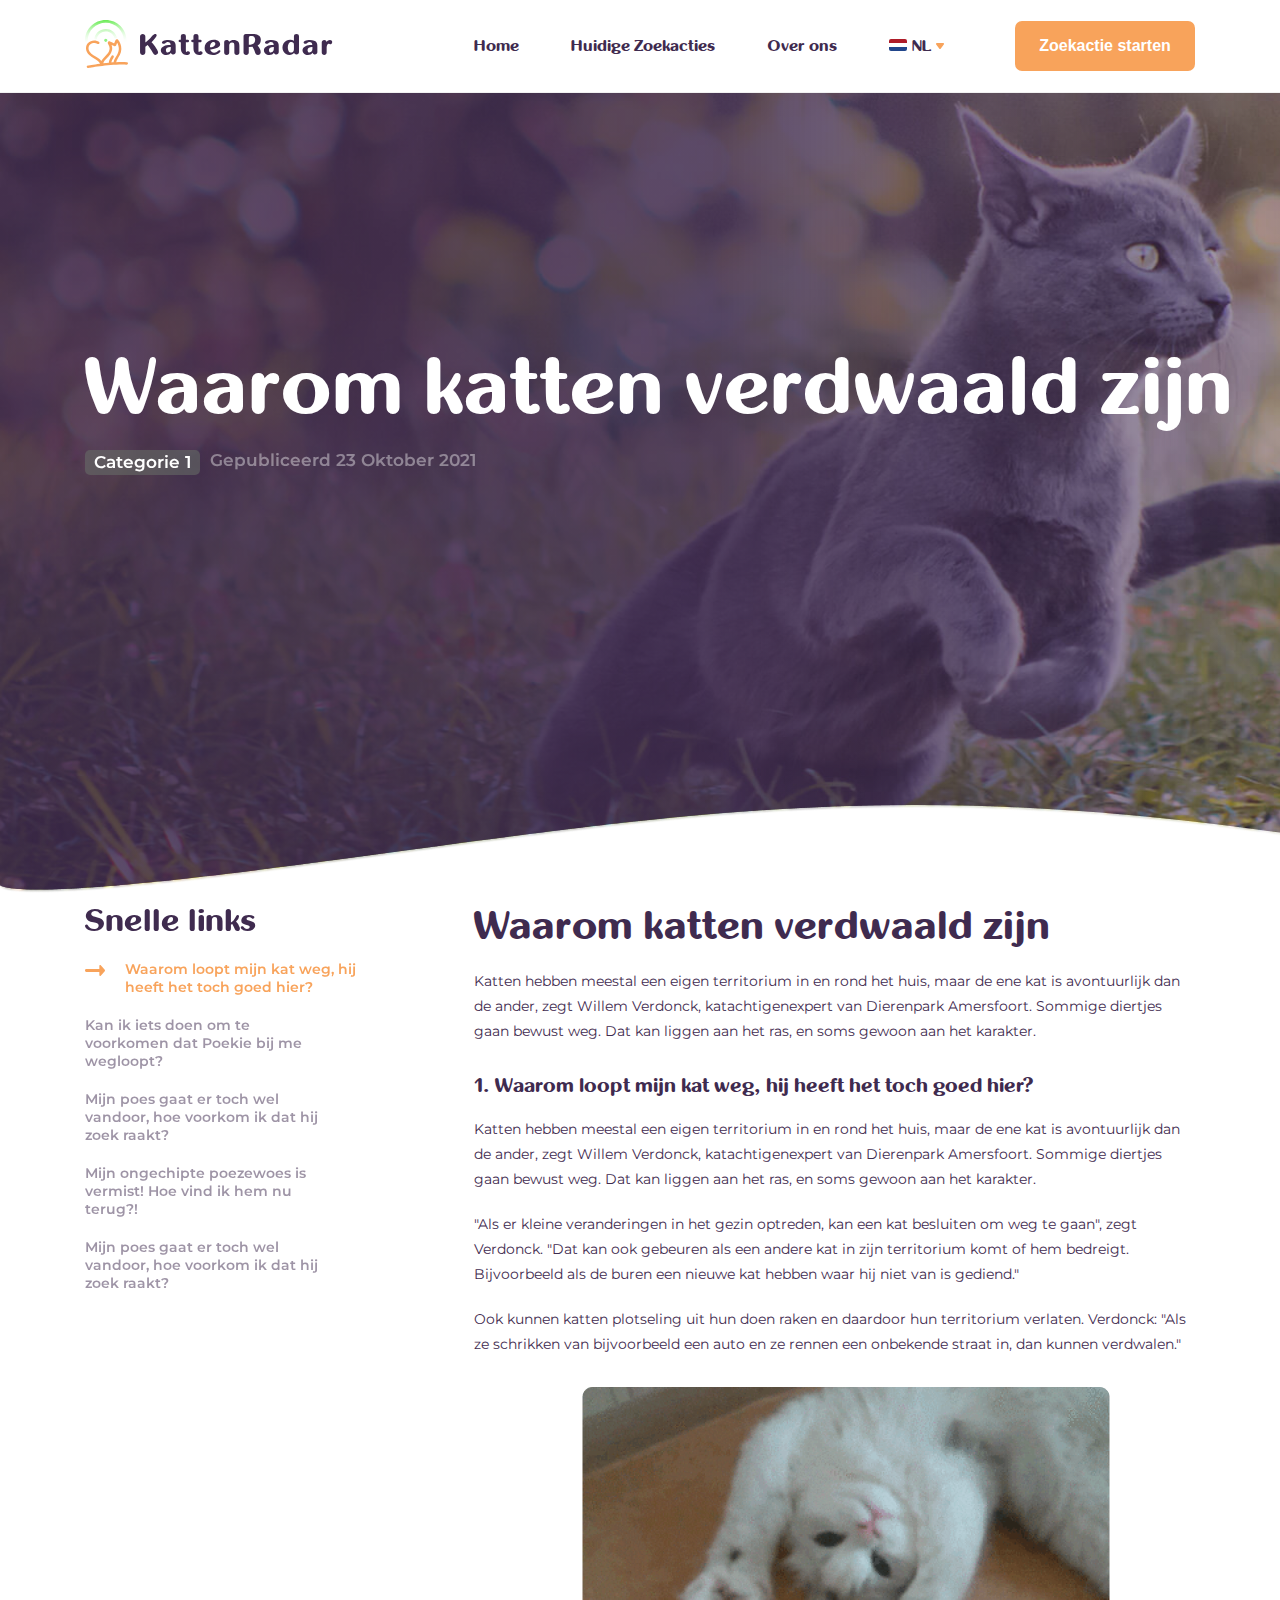
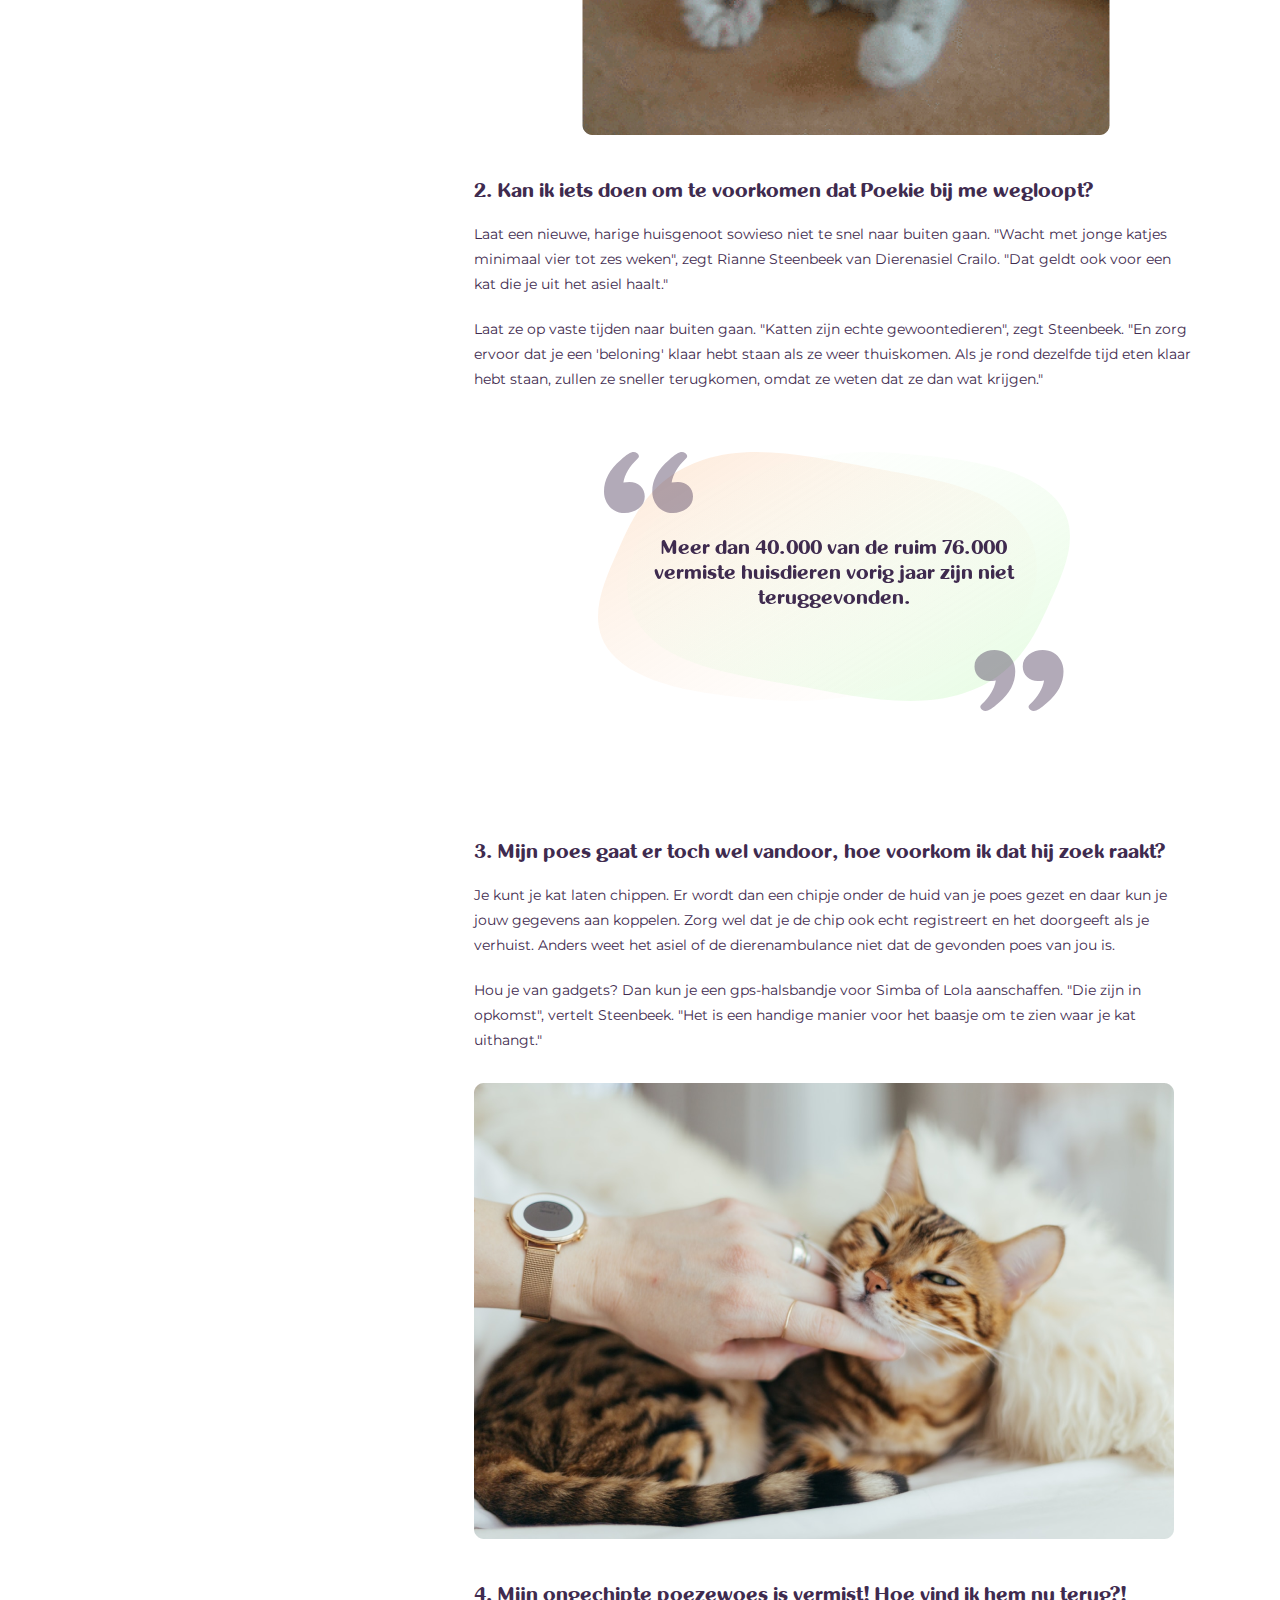
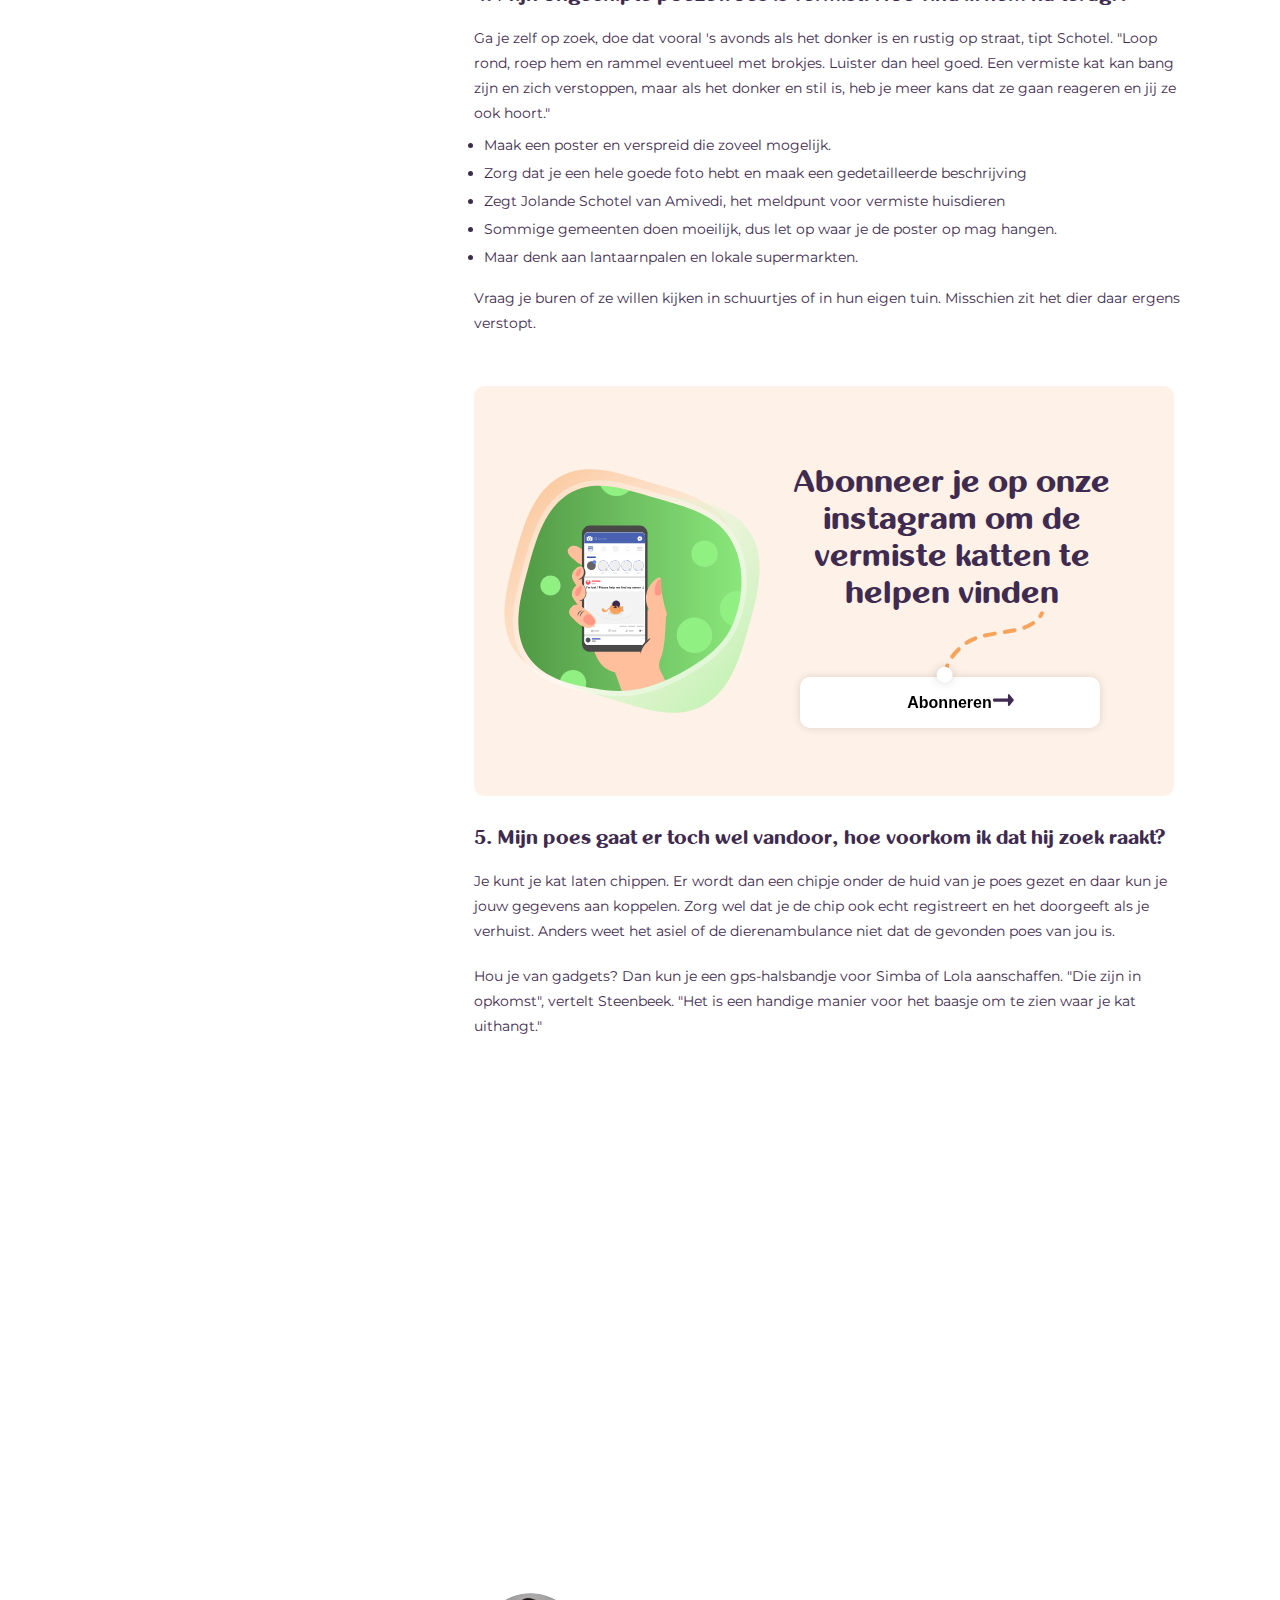
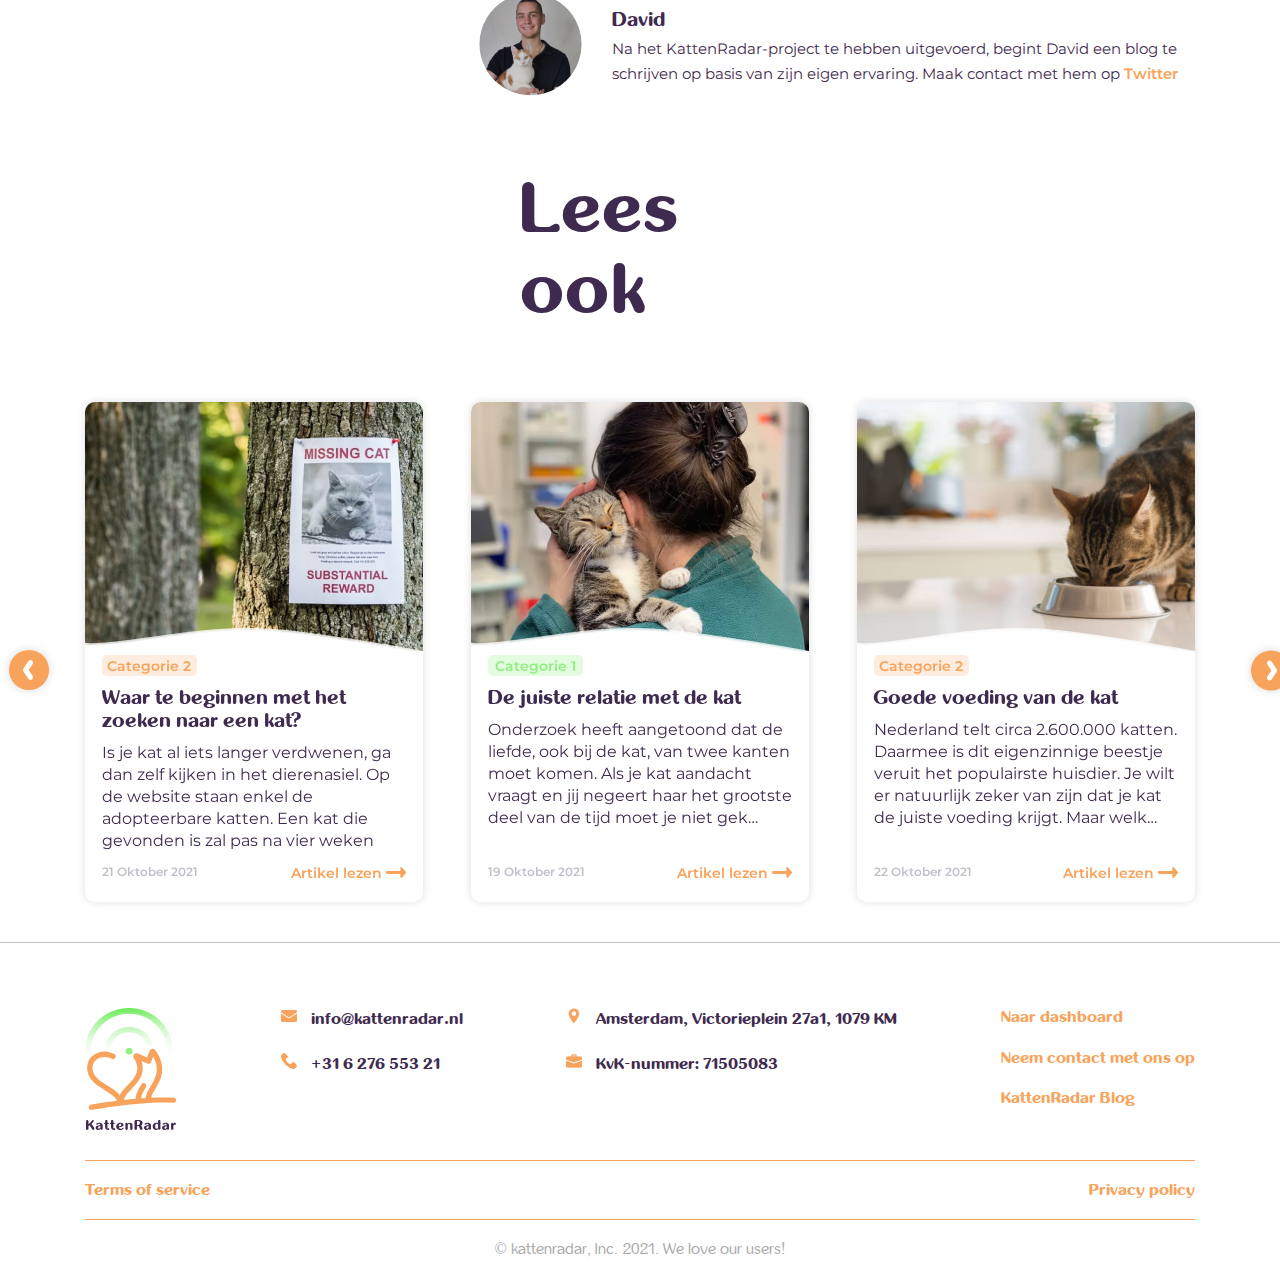
<file: blog_page.html>
<!DOCTYPE html>
<html lang="en">

<head>
    <meta charset="UTF-8">
    <meta http-equiv="X-UA-Compatible" content="IE=edge">
    <meta name="viewport" content="width=device-width, initial-scale=1.0">
    <title>KattenRadar - Homepage</title>
    <link rel="preconnect" href="https://fonts.googleapis.com">
    <link rel="preconnect" href="https://fonts.gstatic.com" crossorigin>
    <link href="https://fonts.googleapis.com/css2?family=Montserrat:wght@300;400;500;600;900&display=swap" rel="stylesheet">
    <link rel="stylesheet" href="style/default_styles.css">
    <link rel="stylesheet" href="style/inner_styles.css">
</head>

<body>
    <!-- STICKY HEADER -->
    <div class="sticky__container">
        <div class="header" id="sticky__header">
            <ul>
                <li>
                    <a href="#"> <img src="img/logotype.svg" alt="Logotype"></a>
                </li>
                <li>
                    <ul class="header__menu_list">
                        <li>
                            <a href="/home">Home</a>
                        </li>
                        <li>
                            <a href="/searches">Huidige Zoekacties</a>
                        </li>
                        <li>
                            <a href="/about">Over ons</a>
                        </li>
                        <li class="lang__wrapper" id="sticky__lang__wrapper">
                            <div class="header__current_lang">
                                <div><img class="icon__flag" id="icon__flag_sticky" src="img/icons/flag_dutch.svg" alt="Flag"><span id="language_sticky">NL</span><img class="header__down" src="img/icons/header_down.svg" alt="Down"></div>
                            </div>
                            <div class="header__lang">
                                <div><img class="icon__flag" id="Dutch" src="img/icons/flag_dutch.svg" alt="Flag"> NL
                                </div>
                                <div><img class="icon__flag" id="English" src="img/icons/flag_eng.svg" alt="Flag"> EN
                                </div>
                                <div><img class="icon__flag" id="Deutsch" src="img/icons/flag_deu.svg" alt="Flag"> DE
                                </div>
                            </div>
                        </li>
                    </ul>
                </li>
                <li>
                    <button class="header__start_search">Zoekactie starten</button>
                </li>
            </ul>
        </div>
    </div>
    <!-- STICKY HEADER END -->
    <div class="blur__wrapper">
        <!-- HEADER -->
        <div class="header default_header">
            <ul>
                <li>
                    <a href="#"> <img src="img/logotype.svg" alt="Logotype"></a>
                </li>
                <li>
                    <ul class="header__menu_list">
                        <li>
                            <a href="/home">Home</a>
                        </li>
                        <li>
                            <a href="/searches">Huidige Zoekacties</a>
                        </li>
                        <li>
                            <a href="/about">Over ons</a>
                        </li>
                        <li class="lang__wrapper">
                            <div class="header__current_lang">
                                <div><img class="icon__flag" id="icon__flag" src="img/icons/flag_dutch.svg" alt="Flag"><span id="language">NL</span><img class="header__down" src="img/icons/header_down.svg" alt="Down"></div>
                            </div>
                            <div class="header__lang">
                                <div><img class="icon__flag" id="Dutch" src="img/icons/flag_dutch.svg" alt="Flag"> NL
                                </div>
                                <div><img class="icon__flag" id="English" src="img/icons/flag_eng.svg" alt="Flag"> EN
                                </div>
                                <div><img class="icon__flag" id="Deutsch" src="img/icons/flag_deu.svg" alt="Flag"> DE
                                </div>
                            </div>
                        </li>
                    </ul>
                </li>
                <li>
                    <button class="header__start_search">Zoekactie starten</button>
                </li>
            </ul>
        </div>
        <!-- HEADER END -->
        <!-- MOBILE HEADER -->
        <div class="mb__header">
            <div class="mb__header_top">
                <img src="img/logotype.svg" alt="Logotype">
                <div class="mb__header_icons">
                    <a href="#"><img src="img/icon_facebook.svg" alt="Facebook"></a>
                    <a href="#"><img src="img/icon_insta.svg" alt="Instagram"></a>
                </div>
                <div class="mb__header_lang">
                    <img class="mb__header_icon" src="img/icons/flag_dutch.svg" alt="Mobile Lang">
                    <p><img src="img/icons/down.svg" alt="Mobile Lang Down"></p>
                </div>
            </div>
            <div class="mb__header_menu">
                <a href="#" class="header__menu_active">Home</a>
                <a href="#">Huidige Zoekacties</a>
                <a href="#">Over ons</a>
            </div>
            <div class="mb__header_language">
                <div class="mb__header_block" id="lang_Dutch">
                    <img src="img/icons/flag_dutch.svg" id="image__Dutch" alt="Lang">
                    <p>NL</p>
                </div>
                <div class="mb__header_block" id="lang_English">
                    <img src="img/icons/flag_eng.svg" id="image__English" alt="Lang">
                    <p>EN</p>
                </div>
                <div class="mb__header_block" id="lang_Deutsch">
                    <img src="img/icons/flag_deu.svg" id="image__Deutsch" alt="Lang">
                    <p>DE</p>
                </div>
            </div>
        </div>
        <!-- MOBILE HEADER END -->

        <!-- MOBILE STICKY HEADER -->
        <div class="mb__header mb__header_sticky">
            <div class="mb__header_top">
                <img src="img/logotype.svg" alt="Logotype">
                <div class="mb__header_icons">
                    <a href="#"><img src="img/icon_facebook.svg" alt="Facebook"></a>
                    <a href="#"><img src="img/icon_insta.svg" alt="Instagram"></a>
                </div>
                <div class="mb__header_lang">
                    <img src="img/mb_lang.svg" alt="Mobile Lang">
                </div>
            </div>
            <div class="mb__header_menu">
                <a href="#">Home</a>
                <a href="#">Huidige Zoekacties</a>
                <a href="#">Over ons</a>
            </div>
            <button class="mb__sticky_header_button">Meteen zoekactie starten</button>
        </div>
        <!-- MOBILE HEADER END -->

        <!-- BLOG CONTENT -->

        <!-- HEADER -->
        <section class="blog_page">
            <div class="header_main">

                <div class="header_background">

                    <!-- MAIN IMAGE -->
                    <img src="img/blog/blog_page/header_photo.png" alt="">
                    <!-- MAIN IMAGE END-->

                </div>

                <div class="header_gradient"><img src="img/blog/blog_page/gradient.svg" alt=""></div>
            </div>
            <div class="blog__container">
                <div class="header_main_contents">

                    <!-- HEADER TEXT -->
                    <h1>Waarom katten verdwaald zijn</h1>
                    <!-- HEADER TEXT END -->

                    <div class="header_contents_subtitle">
                        <h1>Categorie 1</h1>
                        <p>Gepubliceerd 23 Oktober 2021</p>
                    </div>
                </div>
            </div>
        </section>
        <!-- HEADER END -->


        <section class="blog_page_content">
            <div class="blog__container">
                <div class="page_blocks">
                    <div class="quik_links">
                        <div class="blog__navigation_wrapper">
                            <h1>Snelle links</h1>
                            <!-- BLOG NAVIGATION -->
                            <div class="blog__navigation__links">

                            </div>
                            <!-- BLOG NAVIGATION END -->
                        </div>
                    </div>
                    <div class="page_info">

                        <!--  HEADER TEXT -->
                        <h1>Waarom katten verdwaald zijn</h1>
                        <!--  HEADER END -->

                        <!-- PARAGRAPH -->
                        <p>Katten hebben meestal een eigen territorium in en rond het huis, maar de ene kat is avontuurlijk dan de ander, zegt Willem Verdonck, katachtigenexpert van Dierenpark Amersfoort. Sommige diertjes gaan bewust weg. Dat kan liggen
                            aan het ras, en soms gewoon aan het karakter. </p>
                        <!-- PARAGRAPH  END -->

                        <!-- SUBTITLE -->
                        <h2>1. Waarom loopt mijn kat weg, hij heeft het toch goed hier?</h2>
                        <!-- SUBTITLE END -->


                        <p>Katten hebben meestal een eigen territorium in en rond het huis, maar de ene kat is avontuurlijk dan de ander, zegt Willem Verdonck, katachtigenexpert van Dierenpark Amersfoort. Sommige diertjes gaan bewust weg. Dat kan liggen
                            aan het ras, en soms gewoon aan het karakter.
                        </p>
                        <p>"Als er kleine veranderingen in het gezin optreden, kan een kat besluiten om weg te gaan", zegt Verdonck. "Dat kan ook gebeuren als een andere kat in zijn territorium komt of hem bedreigt. Bijvoorbeeld als de buren een nieuwe kat
                            hebben waar hij niet van is gediend."</p>
                        <p>Ook kunnen katten plotseling uit hun doen raken en daardoor hun territorium verlaten. Verdonck: "Als ze schrikken van bijvoorbeeld een auto en ze rennen een onbekende straat in, dan kunnen verdwalen."
                        </p>

                        <!-- SMALL IMAGE -->
                        <div class="blog__small_image">
                            <img src="img/blog/blog_page/title_1.png" alt="Blog Small Image">
                        </div>
                        <!-- SMALL IMAGE END -->

                        <h2>2. Kan ik iets doen om te voorkomen dat Poekie bij me wegloopt?
                        </h2>
                        <p>Laat een nieuwe, harige huisgenoot sowieso niet te snel naar buiten gaan. "Wacht met jonge katjes minimaal vier tot zes weken", zegt Rianne Steenbeek van Dierenasiel Crailo. "Dat geldt ook voor een kat die je uit het asiel haalt."
                        </p>
                        <p>Laat ze op vaste tijden naar buiten gaan. "Katten zijn echte gewoontedieren", zegt Steenbeek. "En zorg ervoor dat je een 'beloning' klaar hebt staan als ze weer thuiskomen. Als je rond dezelfde tijd eten klaar hebt staan, zullen
                            ze sneller terugkomen, omdat ze weten dat ze dan wat krijgen."
                        </p>

                        <!-- QUOTE -->
                        <div class="quote">
                            <img src="img/blog/blog_page/quote.svg" alt="quote">
                            <p class="quote__text">Meer dan 40.000 van de ruim 76.000 vermiste huisdieren vorig jaar zijn niet teruggevonden.</p>
                        </div>
                        <!-- QUOTE END -->

                        <h2>3. Mijn poes gaat er toch wel vandoor, hoe voorkom ik dat hij zoek raakt?
                        </h2>
                        <p>Je kunt je kat laten chippen. Er wordt dan een chipje onder de huid van je poes gezet en daar kun je jouw gegevens aan koppelen. Zorg wel dat je de chip ook echt registreert en het doorgeeft als je verhuist. Anders weet het asiel
                            of de dierenambulance niet dat de gevonden poes van jou is.
                        </p>
                        <p>Hou je van gadgets? Dan kun je een gps-halsbandje voor Simba of Lola aanschaffen. "Die zijn in opkomst", vertelt Steenbeek. "Het is een handige manier voor het baasje om te zien waar je kat uithangt."
                        </p>

                        <!-- BIG IMAGE -->
                        <div class="big__image">
                            <img src="img/blog/blog_page/title_3.png" alt="Blog Image">
                        </div>
                        <!-- BIG IMAGE END -->

                        <h2>4. Mijn ongechipte poezewoes is vermist! Hoe vind ik hem nu terug?!
                        </h2>
                        <p>Ga je zelf op zoek, doe dat vooral 's avonds als het donker is en rustig op straat, tipt Schotel. "Loop rond, roep hem en rammel eventueel met brokjes. Luister dan heel goed. Een vermiste kat kan bang zijn en zich verstoppen, maar
                            als het donker en stil is, heb je meer kans dat ze gaan reageren en jij ze ook hoort."
                        </p>
                        <li>Maak een poster en verspreid die zoveel mogelijk.</li>
                        <li>Zorg dat je een hele goede foto hebt en maak een gedetailleerde beschrijving</li>
                        <li>Zegt Jolande Schotel van Amivedi, het meldpunt voor vermiste huisdieren</li>
                        <li>Sommige gemeenten doen moeilijk, dus let op waar je de poster op mag hangen.</li>
                        <li>Maar denk aan lantaarnpalen en lokale supermarkten.</li>
                        <p>Vraag je buren of ze willen kijken in schuurtjes of in hun eigen tuin. Misschien zit het dier daar ergens verstopt.</p>

                        <!-- CTA ELEMENT -->
                        <div class="cta">
                            <img src="img/blog/blog_page/cta.svg" alt="CTA">
                            <div class="cta__content">
                                <p>Abonneer je op onze instagram om de vermiste katten te helpen vinden</p>
                                <div class="cta__content_line">
                                    <img src="img/blog/blog_page/cta_line.svg" alt="CTA LINE">
                                </div>
                                <a href="#"><button class="cta__button">Abonneren
                                        <img src="img/homepage/button-right.svg" alt="Right">
                                    </button>
                                </a>
                            </div>
                        </div>
                        <!-- CTA ELEMENT END -->


                        <h2>5. Mijn poes gaat er toch wel vandoor, hoe voorkom ik dat hij zoek raakt?
                        </h2>
                        <p>Je kunt je kat laten chippen. Er wordt dan een chipje onder de huid van je poes gezet en daar kun je jouw gegevens aan koppelen. Zorg wel dat je de chip ook echt registreert en het doorgeeft als je verhuist. Anders weet het asiel
                            of de dierenambulance niet dat de gevonden poes van jou is.
                        </p>
                        <p>Hou je van gadgets? Dan kun je een gps-halsbandje voor Simba of Lola aanschaffen. "Die zijn in opkomst", vertelt Steenbeek. "Het is een handige manier voor het baasje om te zien waar je kat uithangt."
                        </p>

                        <!-- BLOG VIDEO -->
                        <div class="blog__video">

                            <!-- IFRAME CODE HERE -->
                            <iframe width="560" height="315" src="https://www.youtube.com/embed/RrwJaUiU6mE" title="YouTube video player" frameborder="0" allow="accelerometer; autoplay; clipboard-write; encrypted-media; gyroscope; picture-in-picture" allowfullscreen></iframe>
                            <!-- IFRAME CODE HERE END-->

                        </div>
                        <!-- BLOG VIDEO END -->

                        <!-- AUTHOR -->
                        <div class="blog__author">
                            <div>
                                <img src="img/blog/blog_page/twitter_david.png" alt="Author">
                            </div>
                            <div>
                                <h3>David</h3>
                                <h4>Na het KattenRadar-project te hebben uitgevoerd, begint David een blog te schrijven op basis van zijn eigen ervaring. Maak contact met hem op <a href="#">Twitter</a>
                                </h4>
                            </div>
                        </div>
                        <!-- AUTHOR END -->
                    </div>
                </div>
        </section>
        <section class="blog_page_slider">
            <div class="blog__container">
                <div class="read_also_plot">
                    <h1>Lees ook</h1>
                </div>
                <div class="read_also_slider">
                    <div class="blog__block">
                        <img src="img/blog/cat 1.png" alt="">
                        <div class="blog__block_contents">
                            <p class="categorie_2">Categorie 2</p>
                            <h1>Waar te beginnen met het zoeken naar een kat?</h1>
                            <p class="blog__block_subtitle">Is je kat al iets langer verdwenen, ga dan zelf kijken in het dierenasiel. Op de website staan enkel de adopteerbare katten. Een kat die gevonden is zal pas na vier weken</p>
                            <div>
                                <p class="blog__block_date">21 Oktober 2021</p>
                                <a href="#">Artikel lezen <img src="img/blog/arrow.svg" alt=""> </a>
                            </div>
                        </div>
                    </div>
                    <div class="blog__block">
                        <img src="img/blog/cat 2.png" alt="">
                        <div class="blog__block_contents">
                            <p class="categorie_1">Categorie 1</p>
                            <h1>De juiste relatie met de kat</h1>
                            <p class="blog__block_subtitle">Onderzoek heeft aangetoond dat de liefde, ook bij de kat, van twee kanten moet komen. Als je kat aandacht vraagt en jij negeert haar het grootste deel van de tijd moet je niet gek staan te kijken als je kat</p>
                            <div>
                                <p class="blog__block_date">19 Oktober 2021</p>
                                <a href="#">Artikel lezen <img src="img/blog/arrow.svg" alt=""></a>
                            </div>
                        </div>
                    </div>
                    <div class="blog__block">
                        <img src="img/blog/cat 3.png" alt="">
                        <div class="blog__block_contents">
                            <p class="categorie_2">Categorie 2</p>
                            <h1>Goede voeding van de kat</h1>
                            <p class="blog__block_subtitle">Nederland telt circa 2.600.000 katten. Daarmee is dit eigenzinnige beestje veruit het populairste huisdier. Je wilt er natuurlijk zeker van zijn dat je kat de juiste voeding krijgt. Maar welk voer is goed?</p>
                            <div>
                                <p class="blog__block_date">22 Oktober 2021</p>
                                <a href="#">Artikel lezen <img src="img/blog/arrow.svg" alt=""> </a>
                            </div>
                        </div>
                    </div>
                </div>
            </div>
            <div class="slider_buttom">
                <div class="slider_buttom_left">
                    <img src="img/blog/blog_page/button_left.svg" alt="">
                </div>
                <div class="slider_buttom_right">
                    <img src="img/blog/blog_page/button_right.svg" alt="">
                </div>
            </div>
        </section>
        <!-- FOOTER -->

        <footer>
            <div class="container">
                <div class="footer__info">
                    <img src="img/footer_logo.svg" alt="Footer Logo">
                    <div class="footer__info_adress">
                        <div>
                            <img src="img/icons/email.svg" alt="email">
                            <span><a href="mailto:info@kattenradar.nl" class="phone">info@kattenradar.nl</a></span>
                        </div>
                        <div>
                            <img src="img/icons/phone.svg" alt="phone">
                            <span><a class="phone" href="tel:+31627655321">+31 6 276 553 21</a></span>
                        </div>
                    </div>
                    <div class="footer__info_adress">
                        <div>
                            <img src="img/icons/map_footer.svg" alt="map">
                            <span>Amsterdam, Victorieplein 27a1, 1079 KM</span>
                        </div>
                        <div>
                            <img src="img/icons/bag.svg" alt="bag">
                            <span>KvK-nummer: 71505083</span>
                        </div>
                    </div>
                    <div class="footer__info_links">
                        <p class="footer_dashboard">Naar dashboard</p>
                        <p class="footer_contact" href="#">Neem contact met ons op</p>
                        <a href="#">KattenRadar Blog</a>
                    </div>
                </div>
                <div class="footer_links">
                    <a href="#">Terms of service</a>
                    <a href="#">Privacy policy</a>
                </div>
                <p class="footer_bottom_text">© kattenradar, Inc. 2021. We love our users!</p>
            </div>
        </footer>
        <!-- MOBILE FOOTER -->
        <div class="mb_footer">
            <div class="mb__footer_header">
                <a href="#">Contact opnemen</a>
                <a href="#">Naar dashboard</a>
            </div>
            <div class="mb__footer_info">
                <div class="footer__info_adress">
                    <div>
                        <img src="img/icons/email.svg" alt="email">
                        <span><a href="mailto:info@kattenradar.nl" class="phone">info@kattenradar.nl</a></span>
                    </div>
                    <div>
                        <img src="img/icons/phone.svg" alt="phone">
                        <span><a class="phone" href="tel:+31627655321">+31 6 276 553 21</a></span>
                    </div>
                </div>
                <div class="footer__info_adress">
                    <div>
                        <img src="img/icons/map_footer.svg" alt="map">
                        <span>Amsterdam, Victorieplein 27a1, 1079 KM</span>
                    </div>
                    <div>
                        <img src="img/icons/bag.svg" alt="bag">
                        <span>KvK-nummer: 71505083</span>
                    </div>
                </div>
            </div>
            <div class="mb__footer_foot">
                <a href="#">Privacy policy</a>
                <a href="#">Blog</a>
                <a href="#">Terms of service</a>
            </div>
            <hr class="mb__footer_line">
            <p class="mb__footer_text">© kattenradar, Inc. 2021. We love our users!</p>
        </div>
        </div>
        <!-- FEEDBACK -->
        <div class="feedback">
        </div>
        <div class="feedback__popup">
            <div class="feedback_close">
                <img class="popup_close" src="img/homepage/close.svg" alt="Close">
            </div>
            <p>Neem contact op</p>
            <div class="feedback__form">
                <div class="feedback__form_block">
                    <p>Email <span> *</span></p>
                    <input type="email" id="form__email" placeholder="Email">
                </div>
                <div class="feedback__form_block">
                    <p>Telefoon</p>
                    <input type="phone" id="form__phone" placeholder="Telefoonnummer (optioneel)">
                </div>
            </div>
            <div class="feedback__textarea">
                <p>Bericht</p>
                <textarea name="message" id="message"></textarea>
            </div>
            <input type="hidden" name="token" value="" id="token">
            <p class="form__send_status">Your message has been successfully sent!</p>
            <button class="feedback__send" class="g-recaptcha" data-sitekey="6LdBDO4dAAAAAHksjb-qcwb7j-Ke3cEJwkBgIF4C" data-callback='onSubmit' data-action='submitForm'>Versturen</button>
            <p class="feedback__capcha_info">This site is protected by reCAPTCHA and the Google
                <a href="https://policies.google.com/privacy">Privacy Policy</a> and
                <a href="https://policies.google.com/terms">Terms of Service</a> apply.
            </p>
        </div>
        <!-- DASHBOARD POPUP -->
        <div class="dashboard__popup">
            <div class="feedback_close">
                <img class="popup_close" src="img/homepage/close.svg" alt="Close">
            </div>
            <div class="dashboard__popup_start">
                <p class="dashboard__title">To dashboard</p>
                <p class="dashboard__desc">Je kunt het dashboard van de zoekactie openen door op 'naar dashboard' te klikken in de emails van KattenRadar.</p>
                <p class="dashboard__desc" style="opacity: 0.6;">Kan je het niet vinden? Vul hier je email of telefoonnummer in, en wij sturen je de link nogmaals toe.</p>

                <input type="email" name="email" id="dashboardEmail" placeholder="Email of telefoonnummer">
                <button id="dashboard__send">Ontvang link naar dashboard</button>
            </div>
            <div class="dashboard__popup_done" style="display: none;">
                <p class="dashboard__title">Success!</p>
                <p class="dashboard__desc">We hebben je de nieuwe link gestuurd, check je e-mail</p>
                <button class="dashboard__top_button">Naar startpagina</button>
            </div>

            <div class="dashboard__popup_failed" style="display: none;">
                <p class="dashboard__title">Failed!</p>
                <p class="dashboard__desc">Deze e-mail heeft geen gekoppelde zoekopdrachten.</p>
                <button id="dashboard__failed_repeat">Probeer het opnieuw</button>
                <button class="dashboard__button dashboard__top_button">Naar startpagina</button>
            </div>
        </div>
        <script src="js/jquery-3.6.0.min.js"></script>
        <script src="js/default_script.js"></script>

</body>

</html>
</file>
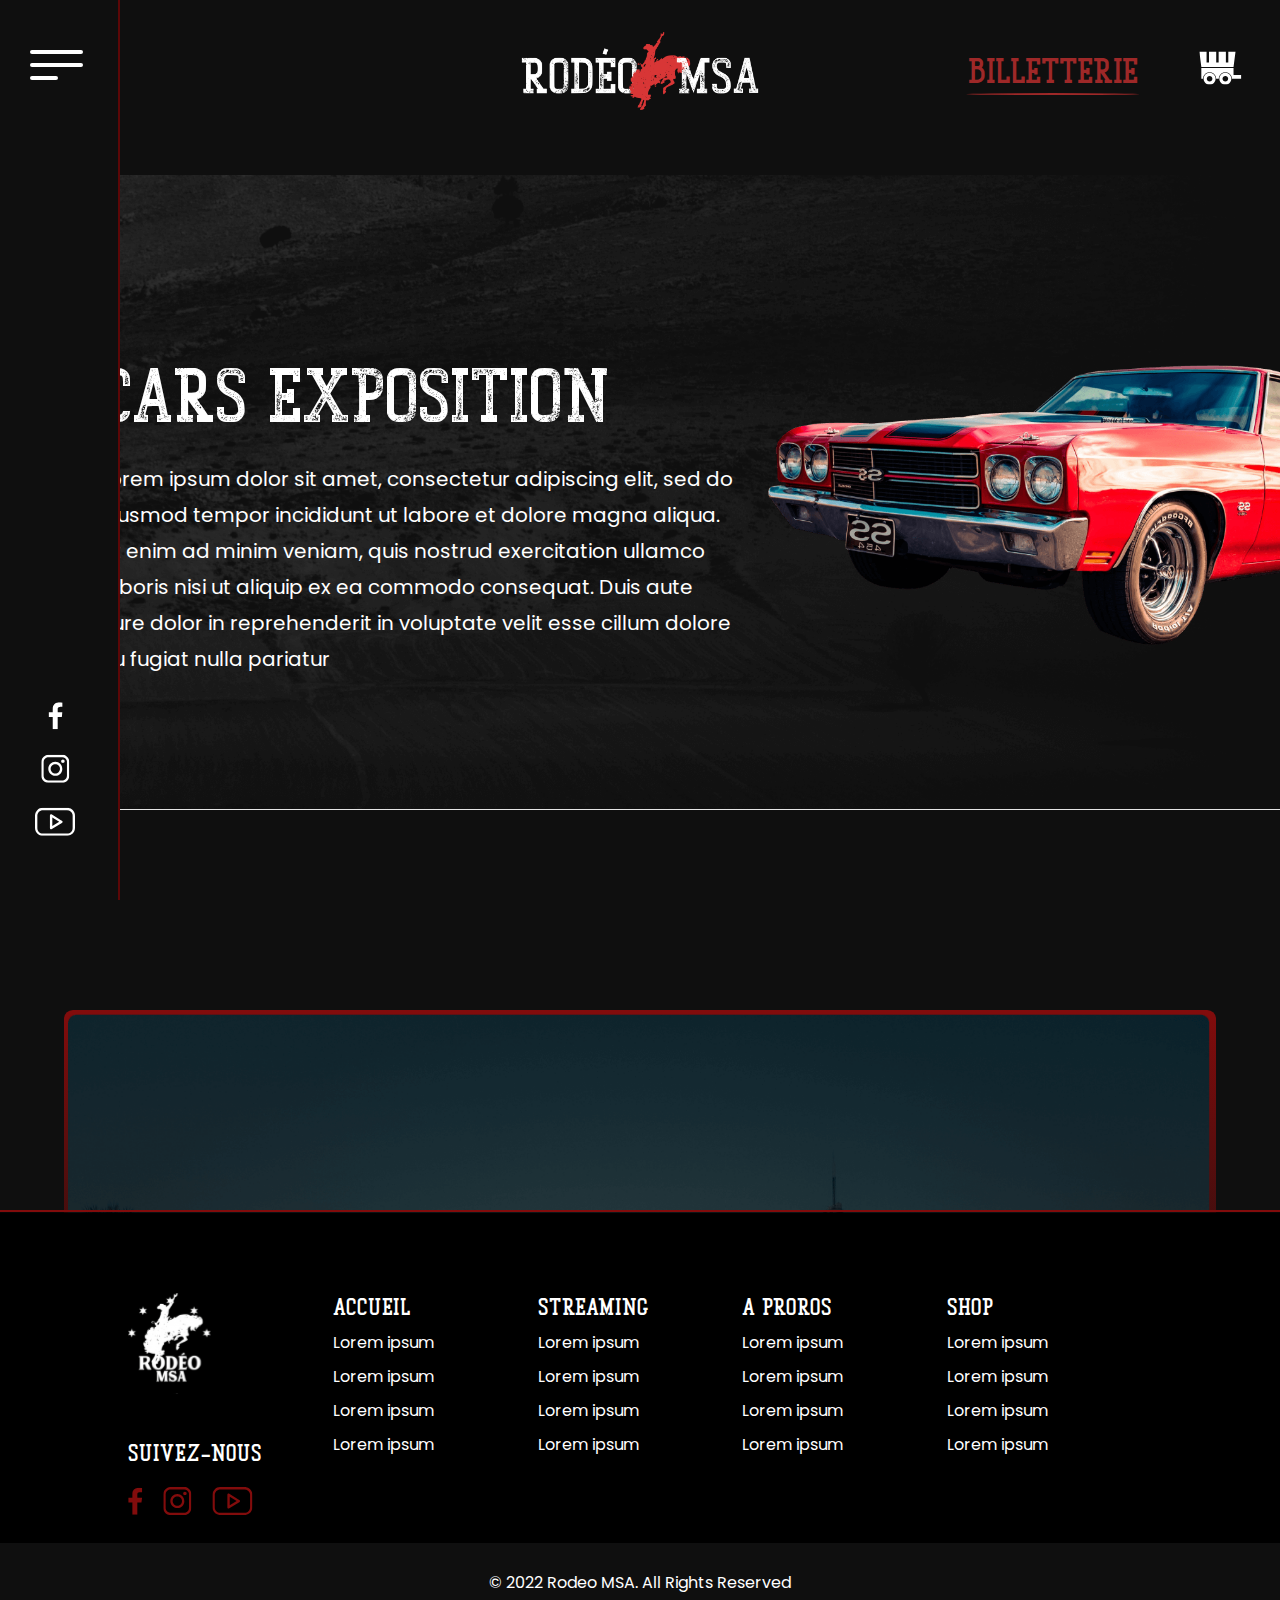
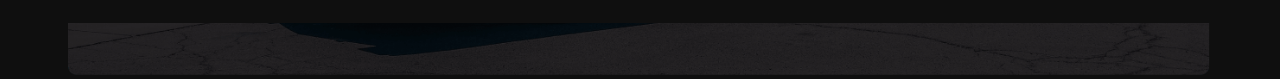
<file: cars.html>
<!DOCTYPE html>
<html lang="en">

<head>
    <meta charset="UTF-8">
    <meta http-equiv="X-UA-Compatible" content="IE=edge">
    <meta name="viewport" content="width=device-width, initial-scale=1.0">
    <title>Rodeo - Cars Exposition Page</title>
    <link rel="preconnect" href="https://fonts.googleapis.com">
    <link rel="preconnect" href="https://fonts.gstatic.com" crossorigin>
    <link href="https://fonts.googleapis.com/css2?family=Poppins&display=swap" rel="stylesheet">
    <link rel="stylesheet" href="style/style.css">
</head>

<body>
    <!-- MENU -->
    <div class="menu">
        <ul>
            <li>
                <div class="menu__hamburger main__menu">
                    <svg width="53" height="30" viewBox="0 0 53 30" fill="none" xmlns="http://www.w3.org/2000/svg">
                    <rect class="hamburger__line" width="53" height="4" rx="2" fill="white"/>
                    <rect class="hamburger__line" y="13" width="53" height="4" rx="2" fill="white"/>
                    <rect class="hamburger__line" y="26" width="28" height="4" rx="2" fill="white"/>
                    </svg>
                </div>
            </li>
            <li>
                <a class="logotype" href="/">
                    <img src="images/logotype.png" alt="Logotype">
                </a>
            </li>
            <li>
                <div class="menu__buttons">
                    <a href="#">
                        <p>billetterie</p>
                        <img src="images/button_line.svg" alt="Button Line">
                    </a>
                    <a class="menu__cart" href="/cart">
                        <svg width="54" height="36" viewBox="0 0 54 36" fill="none" xmlns="http://www.w3.org/2000/svg">
                    <g clip-path="url(#clip0_1_4115)">
                    <g clip-path="url(#clip1_1_4115)">
                    <path class="menu__cart_icon" d="M36.3014 2.59668V13.5996H33.8834V2.59668H26.6437V13.5996H24.2257V2.59668H16.9859V13.5996H14.5679V2.59668H7.32812L9.34119 18.0013H13.6817H14.5679H16.9859H24.2257H26.6437H33.8834H36.3014H38.2977H41.5282L43.5412 2.59668H36.3014Z" fill="white"/>
                    <path class="menu__cart_icon" d="M33.3318 23.8701C31.7442 23.8701 30.2216 24.4878 29.099 25.5872C27.9764 26.6867 27.3457 28.1779 27.3457 29.7327C27.3457 31.2877 27.9763 32.779 29.0989 33.8786C30.2215 34.9783 31.7441 35.5962 33.3318 35.5966C34.9198 35.5966 36.4427 34.9788 37.5656 33.8791C38.6885 32.7794 39.3193 31.2879 39.3193 29.7327C39.3193 28.9627 39.1644 28.2003 38.8635 27.4889C38.5626 26.7775 38.1215 26.1312 37.5655 25.5868C37.0095 25.0424 36.3495 24.6106 35.623 24.316C34.8966 24.0215 34.1181 23.87 33.3318 23.8701ZM33.3318 32.486C32.5869 32.486 31.8725 32.1962 31.3458 31.6803C30.819 31.1644 30.5231 30.4648 30.5231 29.7352C30.5231 29.0057 30.819 28.306 31.3458 27.7902C31.8725 27.2743 32.5869 26.9845 33.3318 26.9845C33.7008 26.9843 34.0662 27.0554 34.4071 27.1935C34.748 27.3317 35.0578 27.5343 35.3187 27.7897C35.5797 28.0452 35.7867 28.3485 35.9279 28.6823C36.0692 29.0161 36.1418 29.3739 36.1418 29.7352C36.1412 30.4646 35.8448 31.1638 35.3178 31.6791C34.7909 32.1945 34.0765 32.4838 33.3318 32.4835V32.486Z" fill="white"/>
                    <path class="menu__cart_icon" d="M17.5955 23.8701C16.8094 23.87 16.0309 24.0215 15.3045 24.316C14.5782 24.6106 13.9182 25.0424 13.3623 25.5869C12.8064 26.1313 12.3655 26.7776 12.0647 27.489C11.7639 28.2004 11.6092 28.9628 11.6094 29.7327C11.6092 30.5027 11.7639 31.2652 12.0647 31.9766C12.3654 32.688 12.8063 33.3345 13.3622 33.879C13.9181 34.4235 14.5781 34.8555 15.3044 35.1502C16.0308 35.4449 16.8093 35.5966 17.5955 35.5966C19.1835 35.5966 20.7064 34.9788 21.8293 33.8791C22.9521 32.7794 23.5829 31.2879 23.5829 29.7327C23.5829 28.9627 23.4281 28.2003 23.1272 27.4889C22.8262 26.7775 22.3852 26.1312 21.8292 25.5868C21.2732 25.0424 20.6131 24.6106 19.8867 24.316C19.1603 24.0215 18.3817 23.87 17.5955 23.8701ZM17.5955 32.486C16.8506 32.486 16.1362 32.1962 15.6095 31.6803C15.0827 31.1644 14.7868 30.4648 14.7868 29.7352C14.7868 29.0057 15.0827 28.306 15.6095 27.7902C16.1362 27.2743 16.8506 26.9845 17.5955 26.9845C18.3404 26.9845 19.0548 27.2743 19.5816 27.7902C20.1083 28.306 20.4042 29.0057 20.4042 29.7352C20.4035 30.4643 20.1073 31.1634 19.5807 31.6787C19.054 32.194 18.34 32.4835 17.5955 32.4835V32.486Z" fill="white"/>
                    <path class="menu__cart_icon" d="M41.5403 26.0431V18.8906H9.32617V29.7327H11.0223C11.0223 28.8871 11.1923 28.0498 11.5227 27.2685C11.8532 26.4873 12.3375 25.7775 12.948 25.1795C13.5585 24.5816 14.2833 24.1073 15.081 23.7837C15.8787 23.4601 16.7336 23.2936 17.5971 23.2936C18.4605 23.2936 19.3154 23.4601 20.1131 23.7837C20.9108 24.1073 21.6356 24.5816 22.2461 25.1795C22.8567 25.7775 23.341 26.4873 23.6714 27.2685C24.0018 28.0498 24.1718 28.8871 24.1718 29.7327H26.7593C26.7593 28.8871 26.9294 28.0498 27.2598 27.2685C27.5902 26.4873 28.0745 25.7775 28.685 25.1795C29.2956 24.5816 30.0204 24.1073 30.818 23.7837C31.6157 23.4601 32.4707 23.2936 33.3341 23.2936C34.1976 23.2934 35.0527 23.4598 35.8506 23.7834C36.6484 24.1069 37.3734 24.5812 37.984 25.1791C38.5947 25.777 39.0791 26.4869 39.4096 27.2682C39.7401 28.0496 39.9102 28.887 39.9102 29.7327H49.3312V26.0431H41.5403Z" fill="white"/>
                    </g>
                    </g>
                    <defs>
                    <clipPath id="clip0_1_4115">
                    <rect width="53" height="35" fill="white" transform="translate(0.328125 0.59668)"/>
                    </clipPath>
                    <clipPath id="clip1_1_4115">
                    <rect width="42" height="33" fill="white" transform="translate(7.32812 2.59668)"/>
                    </clipPath>
                    </defs>
                </svg>
                    </a>
                </div>
            </li>
        </ul>
    </div>

    <!-- RODEO -->

    <section class="rodeo__header cars_header">
        <div class="rodeo__header_container">
            <h1>cars exposition</h1>
            <p>Lorem ipsum dolor sit amet, consectetur adipiscing elit, sed do eiusmod tempor incididunt ut labore et dolore magna aliqua. Ut enim ad minim veniam, quis nostrud exercitation ullamco laboris nisi ut aliquip ex ea commodo consequat. Duis aute
                irure dolor in reprehenderit in voluptate velit esse cillum dolore eu fugiat nulla pariatur</p>
        </div>
        <img class="rodeo__header_img cars__header_img" src="images/cars/cars__header.png" alt="Header Image">
    </section>

    <!-- RODEO BODY -->

    <section class="rodeo__body cars__video">
        <div class="streaming__video_block rodeo__video">
            <img src="images/cars/cars__video.png" alt="Rodeo Video">
        </div>
        </div>
    </section>
    <!-- FOOTER -->

    <footer>
        <div class="footer__container">
            <div class="footer__block">
                <img src="images/footer__logo.svg" alt="Footer logo">
                <p>SUIVEZ-NOUS</p>
                <div class="footer__block_media">
                    <a href="#"><svg width="15" height="28" viewBox="0 0 15 28" fill="none" xmlns="http://www.w3.org/2000/svg">
                        <g clip-path="url(#clip0_39_1646)">
                        <path d="M14.2296 0.976867V5.26927C13.8955 5.26927 13.5719 5.26927 13.2495 5.26927C12.5558 5.27984 11.8601 5.26927 11.1676 5.31364C10.0362 5.38548 9.4304 5.91794 9.36062 7.04624C9.28766 8.23581 9.34476 9.43279 9.34476 10.6667H14.0721C13.8606 12.2842 13.6607 13.8583 13.4524 15.4694H9.3215V27.7772H4.36477V15.4821H0.228516V10.6688H4.36477V10.3244C4.36477 9.07676 4.34045 7.82697 4.39015 6.58034C4.45041 5.077 4.88921 3.69514 5.94336 2.56579C6.8442 1.60018 7.98081 1.08674 9.26651 0.891293C10.7045 0.680001 12.1446 0.817341 13.5825 0.917705C13.795 0.932495 14.0118 0.956794 14.2296 0.976867Z" fill="#820C0C"/>
                        </g>
                        <defs>
                        <clipPath id="clip0_39_1646">
                        <rect width="14" height="27" fill="white" transform="translate(0.230469 0.77832)"/>
                        </clipPath>
                        </defs>
                        </svg>
                    </a>
                    <a href="#"><svg width="29" height="29" viewBox="0 0 29 29" fill="none" xmlns="http://www.w3.org/2000/svg">
                        <g clip-path="url(#clip0_39_1648)">
                        <path d="M0.336882 14.0795C0.336882 11.8106 0.317179 9.54168 0.336882 7.27387C0.369722 4.23296 1.77197 2.03523 4.50531 0.70367C5.4002 0.28493 6.37891 0.0763078 7.36671 0.0937356C12.0036 0.0937356 16.6406 0.0838803 21.2775 0.0937356C22.7693 0.0856594 24.2247 0.554155 25.4318 1.43101C26.6389 2.30787 27.5347 3.5473 27.9888 4.96882C28.2177 5.6813 28.3307 6.42589 28.3237 7.17422C28.3237 11.7843 28.3237 16.394 28.3237 21.0034C28.3237 24.1264 26.4125 26.7622 23.4547 27.7477C22.743 27.979 21.9984 28.0929 21.2501 28.085C16.6402 28.085 12.031 28.085 7.42254 28.085C4.29732 28.085 1.66798 26.1829 0.674042 23.2219C0.436295 22.4835 0.321277 21.7111 0.333595 20.9355C0.337244 18.6505 0.338342 16.3652 0.336882 14.0795ZM14.3046 25.7405V25.7526C16.5913 25.7526 18.878 25.7679 21.1637 25.7416C21.727 25.744 22.2874 25.6602 22.8253 25.493C24.7727 24.836 25.979 23.1289 25.9845 21.0439C25.9954 16.4068 25.9954 11.7712 25.9845 7.13699C25.9859 6.79126 25.9492 6.44642 25.875 6.10875C25.3671 3.88912 23.5456 2.44696 21.2326 2.44258C16.6351 2.43382 12.035 2.43674 7.4324 2.45134C6.88707 2.45309 6.34517 2.53802 5.82544 2.7032C3.99299 3.2978 2.65097 5.07833 2.66739 7.2454C2.69257 11.8095 2.67394 16.3736 2.67832 20.9333C2.67923 21.2428 2.70045 21.5519 2.74182 21.8586C3.01439 23.9151 4.95957 25.7033 7.03393 25.7339C9.45748 25.7679 11.881 25.7405 14.3046 25.7405Z" fill="#820C0C"/>
                        <path d="M21.3283 14.1324C21.2889 18.0088 18.1133 21.1406 14.2788 21.0913C10.407 21.0388 7.29602 17.8872 7.33433 14.0546C7.37374 10.1771 10.546 7.04642 14.3839 7.09679C18.2567 7.14826 21.3677 10.3009 21.3283 14.1324ZM14.3313 9.43578C13.72 9.43463 13.1144 9.55411 12.5493 9.78737C11.9842 10.0206 11.4706 10.3631 11.038 10.7952C10.6053 11.2273 10.2621 11.7405 10.028 12.3054C9.79389 12.8703 9.67346 13.4759 9.67361 14.0875C9.67174 14.699 9.79046 15.305 10.023 15.8705C10.2555 16.4361 10.5972 16.9503 11.0287 17.3836C11.4601 17.8169 11.9727 18.1608 12.5372 18.3957C13.1016 18.6306 13.7069 18.7517 14.3182 18.7523C14.9317 18.7551 15.5397 18.6363 16.1071 18.403C16.6746 18.1696 17.1902 17.8262 17.6244 17.3926C18.0586 16.959 18.4027 16.4437 18.6369 15.8765C18.8711 15.3092 18.9908 14.7012 18.989 14.0875C18.9893 13.4759 18.869 12.8702 18.6349 12.3052C18.4009 11.7402 18.0577 11.227 17.625 10.7949C17.1923 10.3628 16.6787 10.0203 16.1135 9.78708C15.5483 9.55386 14.9427 9.43448 14.3313 9.43578Z" fill="#820C0C"/>
                        <path d="M21.9058 8.25392C21.6779 8.25392 21.4523 8.20897 21.2418 8.12167C21.0312 8.03436 20.84 7.9064 20.679 7.7451C20.5179 7.58381 20.3902 7.39234 20.3032 7.18164C20.2162 6.97095 20.1716 6.74516 20.1719 6.51719C20.1719 6.05252 20.3564 5.60688 20.6849 5.27831C21.0133 4.94973 21.4588 4.76514 21.9233 4.76514C22.3835 4.7711 22.8232 4.95672 23.1486 5.2824C23.474 5.60807 23.6592 6.04804 23.6649 6.50843C23.664 6.73861 23.6178 6.96636 23.529 7.17867C23.4401 7.39098 23.3102 7.58369 23.1469 7.74579C22.9835 7.90788 22.7898 8.03619 22.5769 8.12338C22.3639 8.21057 22.1359 8.25493 21.9058 8.25392Z" fill="#820C0C"/>
                        </g>
                        <defs>
                        <clipPath id="clip0_39_1648">
                        <rect width="28" height="28" fill="white" transform="translate(0.328125 0.0927734)"/>
                        </clipPath>
                        </defs>
                        </svg>
                    </a>
                    <a href="#">
                        <svg width="41" height="29" viewBox="0 0 41 29" fill="none" xmlns="http://www.w3.org/2000/svg">
                            <g clip-path="url(#clip0_39_1652)">
                            <path d="M20.407 28.0848C16.426 28.0848 12.4435 28.0848 8.4626 28.0848C4.83974 28.0739 1.82981 25.9194 0.800964 22.5611C0.574135 21.8162 0.454101 21.043 0.444459 20.2644C0.411623 16.1541 0.41634 12.0453 0.431976 7.93495C0.427703 5.87953 1.23479 3.90546 2.67789 2.4417C4.121 0.977946 6.08347 0.142773 8.13893 0.117651C12.517 0.0629304 16.8826 0.10201 21.2544 0.100446C24.9633 0.100446 28.6721 0.100446 32.381 0.100446C36.0085 0.11139 39.0106 2.26115 40.0426 5.62415C40.2663 6.34292 40.3858 7.09003 40.3976 7.8427C40.432 12.0046 40.4356 16.166 40.4085 20.3269C40.3835 24.5233 36.978 28.0019 32.7828 28.0582C28.6596 28.1145 24.5333 28.0707 20.4085 28.0707L20.407 28.0848ZM20.4226 2.44407C16.4276 2.44407 12.4326 2.44407 8.4376 2.44407C5.15404 2.45189 2.77894 4.85024 2.77737 8.11787C2.77737 12.1235 2.77737 16.129 2.77737 20.1346C2.77737 23.2615 5.15091 25.7146 8.28124 25.724C16.3744 25.749 24.4687 25.749 32.5639 25.724C35.6911 25.7146 38.0631 23.2678 38.0678 20.1346C38.0678 16.103 38.0678 12.0708 38.0678 8.03813C38.0708 7.63548 38.0321 7.23361 37.9521 6.83896C37.3876 4.2061 35.2001 2.45189 32.4513 2.44407C28.4391 2.43938 24.4316 2.44877 20.4226 2.44877V2.44407Z" fill="#820C0C"/>
                            <path d="M15.3637 14.0043C15.3637 11.9197 15.3637 9.83926 15.3637 7.76299C15.3637 7.1376 15.6326 6.71391 16.1267 6.52473C16.5723 6.35275 16.9586 6.4919 17.3401 6.73267C19.7021 8.22213 22.0674 9.70897 24.4357 11.1932C25.4036 11.8014 26.3745 12.4049 27.3393 13.0193C28.304 13.6338 28.2853 14.6078 27.3221 15.1988C23.9864 17.2428 20.6507 19.2852 17.3151 21.326C16.8726 21.5965 16.43 21.7059 15.9578 21.4323C15.4856 21.1587 15.3559 20.7209 15.3574 20.205C15.3668 18.1381 15.3637 16.0712 15.3637 14.0043ZM17.7435 9.75483V18.3148L24.6436 14.0934L17.7435 9.75483Z" fill="#820C0C"/>
                            </g>
                            <defs>
                            <clipPath id="clip0_39_1652">
                            <rect width="40" height="28" fill="white" transform="translate(0.423828 0.0927734)"/>
                            </clipPath>
                            </defs>
                            </svg>
                    </a>
                </div>
            </div>
            <div class="footer__block">
                <p class="footer__block_title">accueil</p>
                <div class="footer__links">
                    <a href="#">Lorem ipsum</a>
                    <a href="#">Lorem ipsum</a>
                    <a href="#">Lorem ipsum</a>
                    <a href="#">Lorem ipsum</a>
                </div>
            </div>
            <div class="footer__block">
                <p class="footer__block_title">STREAMING</p>
                <div class="footer__links">
                    <a href="#">Lorem ipsum</a>
                    <a href="#">Lorem ipsum</a>
                    <a href="#">Lorem ipsum</a>
                    <a href="#">Lorem ipsum</a>
                </div>
            </div>
            <div class="footer__block">
                <p class="footer__block_title">A PROROS</p>
                <div class="footer__links">
                    <a href="#">Lorem ipsum</a>
                    <a href="#">Lorem ipsum</a>
                    <a href="#">Lorem ipsum</a>
                    <a href="#">Lorem ipsum</a>
                </div>
            </div>
            <div class="footer__block">
                <p class="footer__block_title">SHOP</p>
                <div class="footer__links">
                    <a href="#">Lorem ipsum</a>
                    <a href="#">Lorem ipsum</a>
                    <a href="#">Lorem ipsum</a>
                    <a href="#">Lorem ipsum</a>
                </div>
            </div>
        </div>
        <div class="mb__footer">
            <img src="images/footer__logo.svg" alt="Logotype">
            <p>SUIVEZ-NOUS</p>
            <div class="footer__block_media">
                <a href="#"><svg width="15" height="28" viewBox="0 0 15 28" fill="none" xmlns="http://www.w3.org/2000/svg">
        <g clip-path="url(#clip0_39_1646)">
        <path d="M14.2296 0.976867V5.26927C13.8955 5.26927 13.5719 5.26927 13.2495 5.26927C12.5558 5.27984 11.8601 5.26927 11.1676 5.31364C10.0362 5.38548 9.4304 5.91794 9.36062 7.04624C9.28766 8.23581 9.34476 9.43279 9.34476 10.6667H14.0721C13.8606 12.2842 13.6607 13.8583 13.4524 15.4694H9.3215V27.7772H4.36477V15.4821H0.228516V10.6688H4.36477V10.3244C4.36477 9.07676 4.34045 7.82697 4.39015 6.58034C4.45041 5.077 4.88921 3.69514 5.94336 2.56579C6.8442 1.60018 7.98081 1.08674 9.26651 0.891293C10.7045 0.680001 12.1446 0.817341 13.5825 0.917705C13.795 0.932495 14.0118 0.956794 14.2296 0.976867Z" fill="#820C0C"/>
        </g>
        <defs>
        <clipPath id="clip0_39_1646">
        <rect width="14" height="27" fill="white" transform="translate(0.230469 0.77832)"/>
        </clipPath>
        </defs>
        </svg>
    </a>
                <a href="#"><svg width="29" height="29" viewBox="0 0 29 29" fill="none" xmlns="http://www.w3.org/2000/svg">
        <g clip-path="url(#clip0_39_1648)">
        <path d="M0.336882 14.0795C0.336882 11.8106 0.317179 9.54168 0.336882 7.27387C0.369722 4.23296 1.77197 2.03523 4.50531 0.70367C5.4002 0.28493 6.37891 0.0763078 7.36671 0.0937356C12.0036 0.0937356 16.6406 0.0838803 21.2775 0.0937356C22.7693 0.0856594 24.2247 0.554155 25.4318 1.43101C26.6389 2.30787 27.5347 3.5473 27.9888 4.96882C28.2177 5.6813 28.3307 6.42589 28.3237 7.17422C28.3237 11.7843 28.3237 16.394 28.3237 21.0034C28.3237 24.1264 26.4125 26.7622 23.4547 27.7477C22.743 27.979 21.9984 28.0929 21.2501 28.085C16.6402 28.085 12.031 28.085 7.42254 28.085C4.29732 28.085 1.66798 26.1829 0.674042 23.2219C0.436295 22.4835 0.321277 21.7111 0.333595 20.9355C0.337244 18.6505 0.338342 16.3652 0.336882 14.0795ZM14.3046 25.7405V25.7526C16.5913 25.7526 18.878 25.7679 21.1637 25.7416C21.727 25.744 22.2874 25.6602 22.8253 25.493C24.7727 24.836 25.979 23.1289 25.9845 21.0439C25.9954 16.4068 25.9954 11.7712 25.9845 7.13699C25.9859 6.79126 25.9492 6.44642 25.875 6.10875C25.3671 3.88912 23.5456 2.44696 21.2326 2.44258C16.6351 2.43382 12.035 2.43674 7.4324 2.45134C6.88707 2.45309 6.34517 2.53802 5.82544 2.7032C3.99299 3.2978 2.65097 5.07833 2.66739 7.2454C2.69257 11.8095 2.67394 16.3736 2.67832 20.9333C2.67923 21.2428 2.70045 21.5519 2.74182 21.8586C3.01439 23.9151 4.95957 25.7033 7.03393 25.7339C9.45748 25.7679 11.881 25.7405 14.3046 25.7405Z" fill="#820C0C"/>
        <path d="M21.3283 14.1324C21.2889 18.0088 18.1133 21.1406 14.2788 21.0913C10.407 21.0388 7.29602 17.8872 7.33433 14.0546C7.37374 10.1771 10.546 7.04642 14.3839 7.09679C18.2567 7.14826 21.3677 10.3009 21.3283 14.1324ZM14.3313 9.43578C13.72 9.43463 13.1144 9.55411 12.5493 9.78737C11.9842 10.0206 11.4706 10.3631 11.038 10.7952C10.6053 11.2273 10.2621 11.7405 10.028 12.3054C9.79389 12.8703 9.67346 13.4759 9.67361 14.0875C9.67174 14.699 9.79046 15.305 10.023 15.8705C10.2555 16.4361 10.5972 16.9503 11.0287 17.3836C11.4601 17.8169 11.9727 18.1608 12.5372 18.3957C13.1016 18.6306 13.7069 18.7517 14.3182 18.7523C14.9317 18.7551 15.5397 18.6363 16.1071 18.403C16.6746 18.1696 17.1902 17.8262 17.6244 17.3926C18.0586 16.959 18.4027 16.4437 18.6369 15.8765C18.8711 15.3092 18.9908 14.7012 18.989 14.0875C18.9893 13.4759 18.869 12.8702 18.6349 12.3052C18.4009 11.7402 18.0577 11.227 17.625 10.7949C17.1923 10.3628 16.6787 10.0203 16.1135 9.78708C15.5483 9.55386 14.9427 9.43448 14.3313 9.43578Z" fill="#820C0C"/>
        <path d="M21.9058 8.25392C21.6779 8.25392 21.4523 8.20897 21.2418 8.12167C21.0312 8.03436 20.84 7.9064 20.679 7.7451C20.5179 7.58381 20.3902 7.39234 20.3032 7.18164C20.2162 6.97095 20.1716 6.74516 20.1719 6.51719C20.1719 6.05252 20.3564 5.60688 20.6849 5.27831C21.0133 4.94973 21.4588 4.76514 21.9233 4.76514C22.3835 4.7711 22.8232 4.95672 23.1486 5.2824C23.474 5.60807 23.6592 6.04804 23.6649 6.50843C23.664 6.73861 23.6178 6.96636 23.529 7.17867C23.4401 7.39098 23.3102 7.58369 23.1469 7.74579C22.9835 7.90788 22.7898 8.03619 22.5769 8.12338C22.3639 8.21057 22.1359 8.25493 21.9058 8.25392Z" fill="#820C0C"/>
        </g>
        <defs>
        <clipPath id="clip0_39_1648">
        <rect width="28" height="28" fill="white" transform="translate(0.328125 0.0927734)"/>
        </clipPath>
        </defs>
        </svg>
    </a>
                <a href="#">
                    <svg width="41" height="29" viewBox="0 0 41 29" fill="none" xmlns="http://www.w3.org/2000/svg">
            <g clip-path="url(#clip0_39_1652)">
            <path d="M20.407 28.0848C16.426 28.0848 12.4435 28.0848 8.4626 28.0848C4.83974 28.0739 1.82981 25.9194 0.800964 22.5611C0.574135 21.8162 0.454101 21.043 0.444459 20.2644C0.411623 16.1541 0.41634 12.0453 0.431976 7.93495C0.427703 5.87953 1.23479 3.90546 2.67789 2.4417C4.121 0.977946 6.08347 0.142773 8.13893 0.117651C12.517 0.0629304 16.8826 0.10201 21.2544 0.100446C24.9633 0.100446 28.6721 0.100446 32.381 0.100446C36.0085 0.11139 39.0106 2.26115 40.0426 5.62415C40.2663 6.34292 40.3858 7.09003 40.3976 7.8427C40.432 12.0046 40.4356 16.166 40.4085 20.3269C40.3835 24.5233 36.978 28.0019 32.7828 28.0582C28.6596 28.1145 24.5333 28.0707 20.4085 28.0707L20.407 28.0848ZM20.4226 2.44407C16.4276 2.44407 12.4326 2.44407 8.4376 2.44407C5.15404 2.45189 2.77894 4.85024 2.77737 8.11787C2.77737 12.1235 2.77737 16.129 2.77737 20.1346C2.77737 23.2615 5.15091 25.7146 8.28124 25.724C16.3744 25.749 24.4687 25.749 32.5639 25.724C35.6911 25.7146 38.0631 23.2678 38.0678 20.1346C38.0678 16.103 38.0678 12.0708 38.0678 8.03813C38.0708 7.63548 38.0321 7.23361 37.9521 6.83896C37.3876 4.2061 35.2001 2.45189 32.4513 2.44407C28.4391 2.43938 24.4316 2.44877 20.4226 2.44877V2.44407Z" fill="#820C0C"/>
            <path d="M15.3637 14.0043C15.3637 11.9197 15.3637 9.83926 15.3637 7.76299C15.3637 7.1376 15.6326 6.71391 16.1267 6.52473C16.5723 6.35275 16.9586 6.4919 17.3401 6.73267C19.7021 8.22213 22.0674 9.70897 24.4357 11.1932C25.4036 11.8014 26.3745 12.4049 27.3393 13.0193C28.304 13.6338 28.2853 14.6078 27.3221 15.1988C23.9864 17.2428 20.6507 19.2852 17.3151 21.326C16.8726 21.5965 16.43 21.7059 15.9578 21.4323C15.4856 21.1587 15.3559 20.7209 15.3574 20.205C15.3668 18.1381 15.3637 16.0712 15.3637 14.0043ZM17.7435 9.75483V18.3148L24.6436 14.0934L17.7435 9.75483Z" fill="#820C0C"/>
            </g>
            <defs>
            <clipPath id="clip0_39_1652">
            <rect width="40" height="28" fill="white" transform="translate(0.423828 0.0927734)"/>
            </clipPath>
            </defs>
            </svg>
                </a>
            </div>
        </div>
        <div class="footer__bottom">
            <p>© 2022 Rodeo MSA. All Rights Reserved </p>
        </div>
    </footer>
    <!-- MENU BLOCK -->

    <div class="menu__block">
        <div class="menu__block_main">
            <div class="menu__block_header">
                <p>Rodéo MSA</p>
                <div class="menu__close">
                    <svg xmlns="http://www.w3.org/2000/svg" viewBox="0 0 320 512"><!--! Font Awesome Pro 6.0.0 by @fontawesome - https://fontawesome.com License - https://fontawesome.com/license (Commercial License) Copyright 2022 Fonticons, Inc. --><path d="M310.6 361.4c12.5 12.5 12.5 32.75 0 45.25C304.4 412.9 296.2 416 288 416s-16.38-3.125-22.62-9.375L160 301.3L54.63 406.6C48.38 412.9 40.19 416 32 416S15.63 412.9 9.375 406.6c-12.5-12.5-12.5-32.75 0-45.25l105.4-105.4L9.375 150.6c-12.5-12.5-12.5-32.75 0-45.25s32.75-12.5 45.25 0L160 210.8l105.4-105.4c12.5-12.5 32.75-12.5 45.25 0s12.5 32.75 0 45.25l-105.4 105.4L310.6 361.4z"/></svg>
                </div>
            </div>
            <ul>
                <li>
                    <a href="index.html">accueil</a>
                </li>
                <li class="menu__festival">
                    <a class="menu__festival_link" href="festival.html">Festival</a>
                    <svg class="submenu__open" width="36" height="37" viewBox="0 0 36 37" fill="none" xmlns="http://www.w3.org/2000/svg">
                    <g clip-path="url(#clip0_1_1171)">
                        <path class="menu__plus"
                            d="M14.8341 21.3519H14.3672C10.6532 21.3519 6.93914 21.3519 3.22509 21.3519C1.46721 21.3519 0.0637212 20.0244 0.00184379 18.3382C-0.0191971 17.9097 0.0473749 17.4813 0.197494 17.0793C0.347613 16.6774 0.578125 16.3103 0.874939 16.0004C1.17175 15.6906 1.52863 15.4445 1.92377 15.2773C2.31891 15.11 2.744 15.0251 3.17306 15.0278C5.86754 15.0151 8.56202 15.0278 11.2565 15.0278H14.8341V14.5862C14.8341 10.8609 14.8341 7.13276 14.8341 3.40886C14.8341 1.62848 16.2011 0.222178 17.928 0.194052C18.3512 0.183081 18.7724 0.257465 19.1662 0.412766C19.5601 0.568066 19.9187 0.801098 20.2205 1.09797C20.5224 1.39484 20.7614 1.74947 20.9232 2.1407C21.085 2.53193 21.1664 2.95175 21.1625 3.37511C21.1738 6.21023 21.1625 9.04534 21.1625 11.8804V15.0278H21.5774C25.3139 15.0278 29.0519 15.0278 32.7898 15.0278C33.6246 15.0153 34.4303 15.3337 35.0311 15.9134C35.6319 16.4931 35.9788 17.287 35.9962 18.1216C36.0053 18.5446 35.9292 18.965 35.7726 19.3579C35.6159 19.7509 35.3819 20.1083 35.0844 20.409C34.7868 20.7097 34.4319 20.9475 34.0406 21.1083C33.6493 21.269 33.2297 21.3495 32.8067 21.3449C29.6327 21.3561 26.4572 21.3449 23.2818 21.3449H21.1625V21.7668C21.1625 25.5033 21.1625 29.2413 21.1625 32.9793C21.1761 33.8114 20.8606 34.6152 20.2847 35.2159C19.7087 35.8166 18.9189 36.1656 18.0869 36.187C17.6672 36.1994 17.2492 36.1278 16.8575 35.9765C16.4658 35.8252 16.1082 35.5972 15.8058 35.3059C15.5033 35.0146 15.2621 34.6659 15.0962 34.2801C14.9303 33.8943 14.8431 33.4793 14.8398 33.0594C14.8229 30.7629 14.8398 28.4664 14.8398 26.1685C14.8398 24.7041 14.8398 23.2396 14.8398 21.7752L14.8341 21.3519Z"
                            fill="white" />
                    </g>
                    <defs>
                        <clipPath id="clip0_1_1171">
                            <rect width="36" height="36" fill="white" transform="translate(0 0.187012)" />
                        </clipPath>
                    </defs>
                </svg>
                    <svg class="submenu_close" style="display: none;" width="52" height="52" viewBox="0 0 52 52" fill="none" xmlns="http://www.w3.org/2000/svg">
                    <g clip-path="url(#clip0_1_1228)">
                        <path
                            d="M25.9992 30.7237L25.6691 31.0538C23.0428 33.68 20.4166 36.3063 17.7904 38.9325C16.5473 40.1755 14.6162 40.2292 13.3802 39.0807C13.0623 38.7925 12.8064 38.4425 12.6284 38.0522C12.4503 37.6618 12.3537 37.2392 12.3445 36.8102C12.3353 36.3813 12.4136 35.9549 12.5748 35.5573C12.7359 35.1596 12.9765 34.799 13.2817 34.4974C15.178 32.5832 17.0923 30.6869 18.9976 28.7816L21.5273 26.2518L21.2151 25.9396C18.5809 23.3054 15.9447 20.6692 13.3115 18.036C12.0526 16.7771 12.0248 14.8161 13.226 13.5751C13.5175 13.2681 13.8679 13.0229 14.2562 12.8542C14.6446 12.6855 15.0629 12.5967 15.4862 12.5932C15.9096 12.5897 16.3293 12.6715 16.7204 12.8337C17.1115 12.9959 17.4659 13.2352 17.7625 13.5373C19.7752 15.5341 21.772 17.5468 23.7767 19.5515L26.0022 21.777L26.2955 21.4836C28.9377 18.8415 31.5808 16.1983 34.2239 13.5552C34.8054 12.9562 35.6003 12.6115 36.435 12.5966C37.2697 12.5817 38.0764 12.8977 38.6789 13.4757C38.9843 13.7683 39.2279 14.1194 39.3949 14.508C39.562 14.8966 39.6493 15.3148 39.6515 15.7379C39.6537 16.1609 39.5709 16.58 39.4079 16.9704C39.2449 17.3607 39.0051 17.7143 38.7028 18.0102C36.4663 20.2625 34.213 22.4999 31.9676 24.7453L30.4691 26.2439L30.7674 26.5422C33.4095 29.1843 36.0527 31.8275 38.6958 34.4706C39.2938 35.0494 39.6391 35.8408 39.6566 36.6729C39.6741 37.5049 39.3624 38.3102 38.7893 38.9136C38.5012 39.2192 38.1551 39.4641 37.7711 39.6341C37.3871 39.8041 36.9731 39.8957 36.5532 39.9036C36.1334 39.9115 35.7162 39.8354 35.3261 39.68C34.936 39.5245 34.5809 39.2927 34.2816 38.9981C32.6458 37.3862 31.0339 35.7504 29.409 34.1255C28.3735 33.09 27.338 32.0545 26.3025 31.019L25.9992 30.7237Z"
                            fill="#820C0C" />
                    </g>
                    <defs>
                        <clipPath id="clip0_1_1228">
                            <rect width="36" height="36" fill="white"
                                transform="translate(0.544922 26.2468) rotate(-45)" />
                        </clipPath>
                    </defs>
                </svg>

                </li>
                <li>
                    <a href="streaming.html">STREAMING</a>

                </li>
                <li>
                    <a href="about.html">A PROROS</a>
                </li>
                <li>
                    <a href="shop.html">SHOP</a>
                </li>
            </ul>
            <div class="menu__media">
                <a href="#"><svg width="15" height="28" class="media__image" viewBox="0 0 15 28" fill="none"
                    xmlns="http://www.w3.org/2000/svg">
                    <g clip-path="url(#clip0_1_1177)">
                        <path class="media__image"
                            d="M14.5968 0.538268V4.83067C14.2627 4.83067 13.9391 4.83067 13.6166 4.83067C12.923 4.84124 12.2273 4.83067 11.5348 4.87505C10.4034 4.94689 9.79759 5.47934 9.72781 6.60764C9.65485 7.79722 9.71194 8.99419 9.71194 10.2281H14.4392C14.2278 11.8456 14.0279 13.4197 13.8196 15.0308H9.68868V27.3386H4.73196V15.0435H0.595703V10.2303H4.73196V9.88584C4.73196 8.63816 4.70764 7.38837 4.75733 6.14174C4.8176 4.6384 5.2564 3.25655 6.31055 2.12719C7.21138 1.16158 8.348 0.64814 9.6337 0.452695C11.0717 0.241402 12.5117 0.378742 13.9497 0.479106C14.1622 0.493897 14.379 0.518195 14.5968 0.538268Z"
                            fill="white" />
                    </g>
                    <defs>
                        <clipPath id="clip0_1_1177">
                            <rect width="14" height="27" fill="white" transform="translate(0.597656 0.3396)" />
                        </clipPath>
                    </defs>
                </svg>
            </a>
                <a href="#"><svg width="29" height="29" class="media__image" viewBox="0 0 29 29" fill="none"
                    xmlns="http://www.w3.org/2000/svg">
                    <g clip-path="url(#clip0_1_1179)">
                        <path class="media__image"
                            d="M0.305632 14.8263C0.305632 12.5574 0.285929 10.2885 0.305632 8.02069C0.338472 4.97979 1.74072 2.78206 4.47406 1.4505C5.36895 1.03176 6.34766 0.823134 7.33546 0.840562C11.9724 0.840562 16.6093 0.830706 21.2463 0.840562C22.738 0.832486 24.1934 1.30098 25.4006 2.17784C26.6077 3.05469 27.5035 4.29412 27.9575 5.71565C28.1864 6.42812 28.2995 7.17272 28.2925 7.92104C28.2925 12.5311 28.2925 17.1409 28.2925 21.7502C28.2925 24.8733 26.3812 27.509 23.4235 28.4945C22.7118 28.7259 21.9672 28.8398 21.2189 28.8318C16.609 28.8318 11.9998 28.8318 7.39129 28.8318C4.26607 28.8318 1.63673 26.9297 0.642792 23.9688C0.405045 23.2304 0.290027 22.458 0.302345 21.6823C0.305994 19.3974 0.307092 17.112 0.305632 14.8263ZM14.2733 26.4873V26.4994C16.56 26.4994 18.8468 26.5147 21.1324 26.4884C21.6957 26.4908 22.2561 26.407 22.7941 26.2399C24.7415 25.5828 25.9478 23.8757 25.9532 21.7907C25.9642 17.1536 25.9642 12.518 25.9532 7.88382C25.9547 7.53808 25.918 7.19325 25.8438 6.85558C25.3359 4.63595 23.5143 3.19379 21.2014 3.18941C16.6038 3.18065 12.0038 3.18357 7.40115 3.19817C6.85582 3.19991 6.31392 3.28484 5.79419 3.45002C3.96174 4.04463 2.61972 5.82515 2.63614 7.99222C2.66132 12.5563 2.64269 17.1204 2.64707 21.6801C2.64798 21.9896 2.6692 22.2987 2.71057 22.6054C2.98314 24.6619 4.92832 26.4501 7.00268 26.4808C9.42623 26.5147 11.8498 26.4873 14.2733 26.4873Z"
                            fill="white" />
                        <path class="media__image"
                            d="M21.299 14.8792C21.2596 18.7556 18.084 21.8874 14.2495 21.8381C10.3777 21.7856 7.26672 18.6341 7.30504 14.8015C7.34444 10.9239 10.5167 7.79325 14.3546 7.84362C18.2274 7.89508 21.3384 11.0477 21.299 14.8792ZM14.302 10.1826C13.6907 10.1815 13.0851 10.3009 12.52 10.5342C11.9549 10.7675 11.4413 11.1099 11.0087 11.542C10.576 11.9741 10.2328 12.4873 9.99871 13.0522C9.76459 13.6172 9.64417 14.2227 9.64431 14.8343C9.64244 15.4459 9.76117 16.0518 9.99369 16.6174C10.2262 17.183 10.5679 17.6971 10.9994 18.1304C11.4308 18.5637 11.9434 18.9077 12.5079 19.1425C13.0723 19.3774 13.6776 19.4986 14.2889 19.4991C14.9024 19.5019 15.5104 19.3832 16.0778 19.1498C16.6453 18.9164 17.1609 18.5731 17.5951 18.1394C18.0293 17.7058 18.3734 17.1905 18.6076 16.6233C18.8418 16.056 18.9615 15.448 18.9597 14.8343C18.96 14.2227 18.8397 13.6171 18.6056 13.0521C18.3716 12.4871 18.0284 11.9738 17.5957 11.5417C17.163 11.1096 16.6494 10.7671 16.0842 10.5339C15.519 10.3007 14.9134 10.1813 14.302 10.1826Z"
                            fill="white" />
                        <path class="media__image"
                            d="M21.8746 9.00074C21.6467 9.00074 21.421 8.9558 21.2105 8.8685C21 8.78119 20.8087 8.65323 20.6477 8.49193C20.4867 8.33063 20.359 8.13916 20.272 7.92847C20.185 7.71777 20.1403 7.49198 20.1406 7.26402C20.1406 6.79934 20.3252 6.35371 20.6536 6.02513C20.9821 5.69656 21.4276 5.51196 21.8921 5.51196C22.3523 5.51793 22.792 5.70355 23.1173 6.02922C23.4427 6.3549 23.628 6.79486 23.6336 7.25526C23.6328 7.48544 23.5866 7.71318 23.4977 7.92549C23.4088 8.1378 23.279 8.33051 23.1156 8.49261C22.9523 8.65471 22.7586 8.78302 22.5456 8.87021C22.3327 8.95739 22.1047 9.00175 21.8746 9.00074Z"
                            fill="white" />
                    </g>
                    <defs>
                        <clipPath id="clip0_1_1179">
                            <rect width="28" height="28" fill="white" transform="translate(0.298828 0.8396)" />
                        </clipPath>
                    </defs>
                </svg>
            </a>
                <a href="#"><svg width="40" height="29" viewBox="0 0 40 29" fill="none"
                    xmlns="http://www.w3.org/2000/svg">
                    <g clip-path="url(#clip0_1_1183)">
                        <path class="media__image"
                            d="M19.9831 28.8316C16.0022 28.8316 12.0197 28.8316 8.03877 28.8316C4.41591 28.8207 1.40598 26.6663 0.377136 23.3079C0.150307 22.5631 0.0302733 21.7898 0.0206304 21.0112C-0.0122052 16.9009 -0.0074884 12.7921 0.0081476 8.68178C0.0038746 6.62636 0.810964 4.65229 2.25407 3.18853C3.69717 1.72477 5.65965 0.8896 7.7151 0.864478C12.0932 0.809757 16.4588 0.848836 20.8306 0.847272C24.5394 0.847272 28.2483 0.847272 31.9572 0.847272C35.5847 0.858217 38.5868 3.00798 39.6188 6.37098C39.8425 7.08975 39.962 7.83686 39.9737 8.58953C40.0081 12.7515 40.0118 16.9129 39.9847 21.0737C39.9597 25.2701 36.5541 28.7488 32.359 28.8051C28.2358 28.8613 24.1095 28.8176 19.9847 28.8176L19.9831 28.8316ZM19.9987 3.1909C16.0037 3.1909 12.0088 3.1909 8.01377 3.1909C4.73021 3.19871 2.35511 5.59707 2.35355 8.8647C2.35355 12.8703 2.35355 16.8759 2.35355 20.8814C2.35355 24.0084 4.72708 26.4614 7.85741 26.4708C15.9506 26.4958 24.0448 26.4958 32.1401 26.4708C35.2673 26.4614 37.6393 24.0146 37.644 20.8814C37.644 16.8498 37.644 12.8176 37.644 8.78496C37.647 8.38231 37.6082 7.98043 37.5283 7.58579C36.9638 4.95292 34.7763 3.19871 32.0275 3.1909C28.0153 3.18621 24.0078 3.19559 19.9987 3.19559V3.1909Z"
                            fill="white" />
                        <path class="media__image"
                            d="M14.9399 14.7511C14.9399 12.6665 14.9399 10.5861 14.9399 8.50981C14.9399 7.88443 15.2088 7.46073 15.7029 7.27155C16.1485 7.09957 16.5347 7.23872 16.9162 7.4795C19.2783 8.96895 21.6435 10.4558 24.0119 11.94C24.9797 12.5482 25.9507 13.1517 26.9155 13.7662C27.8802 14.3806 27.8615 15.3546 26.8983 15.9456C23.5626 17.9896 20.2269 20.032 16.8912 22.0728C16.4487 22.3433 16.0062 22.4528 15.534 22.1791C15.0618 21.9055 14.932 21.4678 14.9336 20.9518C14.943 18.8849 14.9399 16.818 14.9399 14.7511ZM17.3197 10.5017V19.0616L24.2198 14.8403L17.3197 10.5017Z"
                            fill="white" />
                    </g>
                    <defs>
                        <clipPath id="clip0_1_1183">
                            <rect width="40" height="28" fill="white" transform="translate(0 0.8396)" />
                        </clipPath>
                    </defs>
                </svg>
            </a>
            </div>
            <div class="menu__email">
                <p class="menu__email_title">Email</p>
                <a href="mailto:rodeomsa@gmail.com">rodeomsa@gmail.com</a>
            </div>
        </div>
        <div class="menu__block_content">
            <div class="menu__submenu__wrapper">
                <ul class="menu__submenu">
                    <li><a href="rodeo.html">Rodeo</a></li>
                    <li><a href="cars.html">cars exposition</a></li>
                    <li><a href="strongmans.html">hommes forts</a></li>
                </ul>
            </div>
        </div>
    </div>

    <!-- MENU -->

    <div class="fixed__menu">
        <div class="menu__hamburger">
            <svg width="53" height="30" viewBox="0 0 53 30" fill="none" xmlns="http://www.w3.org/2000/svg">
        <rect class="hamburger__line" width="53" height="4" rx="2" fill="white"/>
        <rect class="hamburger__line" y="13" width="53" height="4" rx="2" fill="white"/>
        <rect class="hamburger__line" y="26" width="28" height="4" rx="2" fill="white"/>
        </svg>
        </div>
        <div class="fixed__menu__contacts">
            <a href="#"><svg width="15" height="28" class="media__image" viewBox="0 0 15 28" fill="none"
            xmlns="http://www.w3.org/2000/svg">
            <g clip-path="url(#clip0_1_1177)">
                <path class="media__image"
                    d="M14.5968 0.538268V4.83067C14.2627 4.83067 13.9391 4.83067 13.6166 4.83067C12.923 4.84124 12.2273 4.83067 11.5348 4.87505C10.4034 4.94689 9.79759 5.47934 9.72781 6.60764C9.65485 7.79722 9.71194 8.99419 9.71194 10.2281H14.4392C14.2278 11.8456 14.0279 13.4197 13.8196 15.0308H9.68868V27.3386H4.73196V15.0435H0.595703V10.2303H4.73196V9.88584C4.73196 8.63816 4.70764 7.38837 4.75733 6.14174C4.8176 4.6384 5.2564 3.25655 6.31055 2.12719C7.21138 1.16158 8.348 0.64814 9.6337 0.452695C11.0717 0.241402 12.5117 0.378742 13.9497 0.479106C14.1622 0.493897 14.379 0.518195 14.5968 0.538268Z"
                    fill="white" />
            </g>
            <defs>
                <clipPath id="clip0_1_1177">
                    <rect width="14" height="27" fill="white" transform="translate(0.597656 0.3396)" />
                </clipPath>
            </defs>
        </svg>
    </a>
            <a href="#"><svg width="29" height="29" class="media__image" viewBox="0 0 29 29" fill="none"
            xmlns="http://www.w3.org/2000/svg">
            <g clip-path="url(#clip0_1_1179)">
                <path class="media__image"
                    d="M0.305632 14.8263C0.305632 12.5574 0.285929 10.2885 0.305632 8.02069C0.338472 4.97979 1.74072 2.78206 4.47406 1.4505C5.36895 1.03176 6.34766 0.823134 7.33546 0.840562C11.9724 0.840562 16.6093 0.830706 21.2463 0.840562C22.738 0.832486 24.1934 1.30098 25.4006 2.17784C26.6077 3.05469 27.5035 4.29412 27.9575 5.71565C28.1864 6.42812 28.2995 7.17272 28.2925 7.92104C28.2925 12.5311 28.2925 17.1409 28.2925 21.7502C28.2925 24.8733 26.3812 27.509 23.4235 28.4945C22.7118 28.7259 21.9672 28.8398 21.2189 28.8318C16.609 28.8318 11.9998 28.8318 7.39129 28.8318C4.26607 28.8318 1.63673 26.9297 0.642792 23.9688C0.405045 23.2304 0.290027 22.458 0.302345 21.6823C0.305994 19.3974 0.307092 17.112 0.305632 14.8263ZM14.2733 26.4873V26.4994C16.56 26.4994 18.8468 26.5147 21.1324 26.4884C21.6957 26.4908 22.2561 26.407 22.7941 26.2399C24.7415 25.5828 25.9478 23.8757 25.9532 21.7907C25.9642 17.1536 25.9642 12.518 25.9532 7.88382C25.9547 7.53808 25.918 7.19325 25.8438 6.85558C25.3359 4.63595 23.5143 3.19379 21.2014 3.18941C16.6038 3.18065 12.0038 3.18357 7.40115 3.19817C6.85582 3.19991 6.31392 3.28484 5.79419 3.45002C3.96174 4.04463 2.61972 5.82515 2.63614 7.99222C2.66132 12.5563 2.64269 17.1204 2.64707 21.6801C2.64798 21.9896 2.6692 22.2987 2.71057 22.6054C2.98314 24.6619 4.92832 26.4501 7.00268 26.4808C9.42623 26.5147 11.8498 26.4873 14.2733 26.4873Z"
                    fill="white" />
                <path class="media__image"
                    d="M21.299 14.8792C21.2596 18.7556 18.084 21.8874 14.2495 21.8381C10.3777 21.7856 7.26672 18.6341 7.30504 14.8015C7.34444 10.9239 10.5167 7.79325 14.3546 7.84362C18.2274 7.89508 21.3384 11.0477 21.299 14.8792ZM14.302 10.1826C13.6907 10.1815 13.0851 10.3009 12.52 10.5342C11.9549 10.7675 11.4413 11.1099 11.0087 11.542C10.576 11.9741 10.2328 12.4873 9.99871 13.0522C9.76459 13.6172 9.64417 14.2227 9.64431 14.8343C9.64244 15.4459 9.76117 16.0518 9.99369 16.6174C10.2262 17.183 10.5679 17.6971 10.9994 18.1304C11.4308 18.5637 11.9434 18.9077 12.5079 19.1425C13.0723 19.3774 13.6776 19.4986 14.2889 19.4991C14.9024 19.5019 15.5104 19.3832 16.0778 19.1498C16.6453 18.9164 17.1609 18.5731 17.5951 18.1394C18.0293 17.7058 18.3734 17.1905 18.6076 16.6233C18.8418 16.056 18.9615 15.448 18.9597 14.8343C18.96 14.2227 18.8397 13.6171 18.6056 13.0521C18.3716 12.4871 18.0284 11.9738 17.5957 11.5417C17.163 11.1096 16.6494 10.7671 16.0842 10.5339C15.519 10.3007 14.9134 10.1813 14.302 10.1826Z"
                    fill="white" />
                <path class="media__image"
                    d="M21.8746 9.00074C21.6467 9.00074 21.421 8.9558 21.2105 8.8685C21 8.78119 20.8087 8.65323 20.6477 8.49193C20.4867 8.33063 20.359 8.13916 20.272 7.92847C20.185 7.71777 20.1403 7.49198 20.1406 7.26402C20.1406 6.79934 20.3252 6.35371 20.6536 6.02513C20.9821 5.69656 21.4276 5.51196 21.8921 5.51196C22.3523 5.51793 22.792 5.70355 23.1173 6.02922C23.4427 6.3549 23.628 6.79486 23.6336 7.25526C23.6328 7.48544 23.5866 7.71318 23.4977 7.92549C23.4088 8.1378 23.279 8.33051 23.1156 8.49261C22.9523 8.65471 22.7586 8.78302 22.5456 8.87021C22.3327 8.95739 22.1047 9.00175 21.8746 9.00074Z"
                    fill="white" />
            </g>
            <defs>
                <clipPath id="clip0_1_1179">
                    <rect width="28" height="28" fill="white" transform="translate(0.298828 0.8396)" />
                </clipPath>
            </defs>
        </svg>
    </a>
            <a href="#"><svg width="40" height="29" viewBox="0 0 40 29" fill="none"
            xmlns="http://www.w3.org/2000/svg">
            <g clip-path="url(#clip0_1_1183)">
                <path class="media__image"
                    d="M19.9831 28.8316C16.0022 28.8316 12.0197 28.8316 8.03877 28.8316C4.41591 28.8207 1.40598 26.6663 0.377136 23.3079C0.150307 22.5631 0.0302733 21.7898 0.0206304 21.0112C-0.0122052 16.9009 -0.0074884 12.7921 0.0081476 8.68178C0.0038746 6.62636 0.810964 4.65229 2.25407 3.18853C3.69717 1.72477 5.65965 0.8896 7.7151 0.864478C12.0932 0.809757 16.4588 0.848836 20.8306 0.847272C24.5394 0.847272 28.2483 0.847272 31.9572 0.847272C35.5847 0.858217 38.5868 3.00798 39.6188 6.37098C39.8425 7.08975 39.962 7.83686 39.9737 8.58953C40.0081 12.7515 40.0118 16.9129 39.9847 21.0737C39.9597 25.2701 36.5541 28.7488 32.359 28.8051C28.2358 28.8613 24.1095 28.8176 19.9847 28.8176L19.9831 28.8316ZM19.9987 3.1909C16.0037 3.1909 12.0088 3.1909 8.01377 3.1909C4.73021 3.19871 2.35511 5.59707 2.35355 8.8647C2.35355 12.8703 2.35355 16.8759 2.35355 20.8814C2.35355 24.0084 4.72708 26.4614 7.85741 26.4708C15.9506 26.4958 24.0448 26.4958 32.1401 26.4708C35.2673 26.4614 37.6393 24.0146 37.644 20.8814C37.644 16.8498 37.644 12.8176 37.644 8.78496C37.647 8.38231 37.6082 7.98043 37.5283 7.58579C36.9638 4.95292 34.7763 3.19871 32.0275 3.1909C28.0153 3.18621 24.0078 3.19559 19.9987 3.19559V3.1909Z"
                    fill="white" />
                <path class="media__image"
                    d="M14.9399 14.7511C14.9399 12.6665 14.9399 10.5861 14.9399 8.50981C14.9399 7.88443 15.2088 7.46073 15.7029 7.27155C16.1485 7.09957 16.5347 7.23872 16.9162 7.4795C19.2783 8.96895 21.6435 10.4558 24.0119 11.94C24.9797 12.5482 25.9507 13.1517 26.9155 13.7662C27.8802 14.3806 27.8615 15.3546 26.8983 15.9456C23.5626 17.9896 20.2269 20.032 16.8912 22.0728C16.4487 22.3433 16.0062 22.4528 15.534 22.1791C15.0618 21.9055 14.932 21.4678 14.9336 20.9518C14.943 18.8849 14.9399 16.818 14.9399 14.7511ZM17.3197 10.5017V19.0616L24.2198 14.8403L17.3197 10.5017Z"
                    fill="white" />
            </g>
            <defs>
                <clipPath id="clip0_1_1183">
                    <rect width="40" height="28" fill="white" transform="translate(0 0.8396)" />
                </clipPath>
            </defs>
        </svg>
    </a>
        </div>
    </div>
    <script src="https://cdnjs.cloudflare.com/ajax/libs/jquery/3.6.0/jquery.min.js"></script>
    <script src="js/main.js"></script>
</body>

</html>
</file>
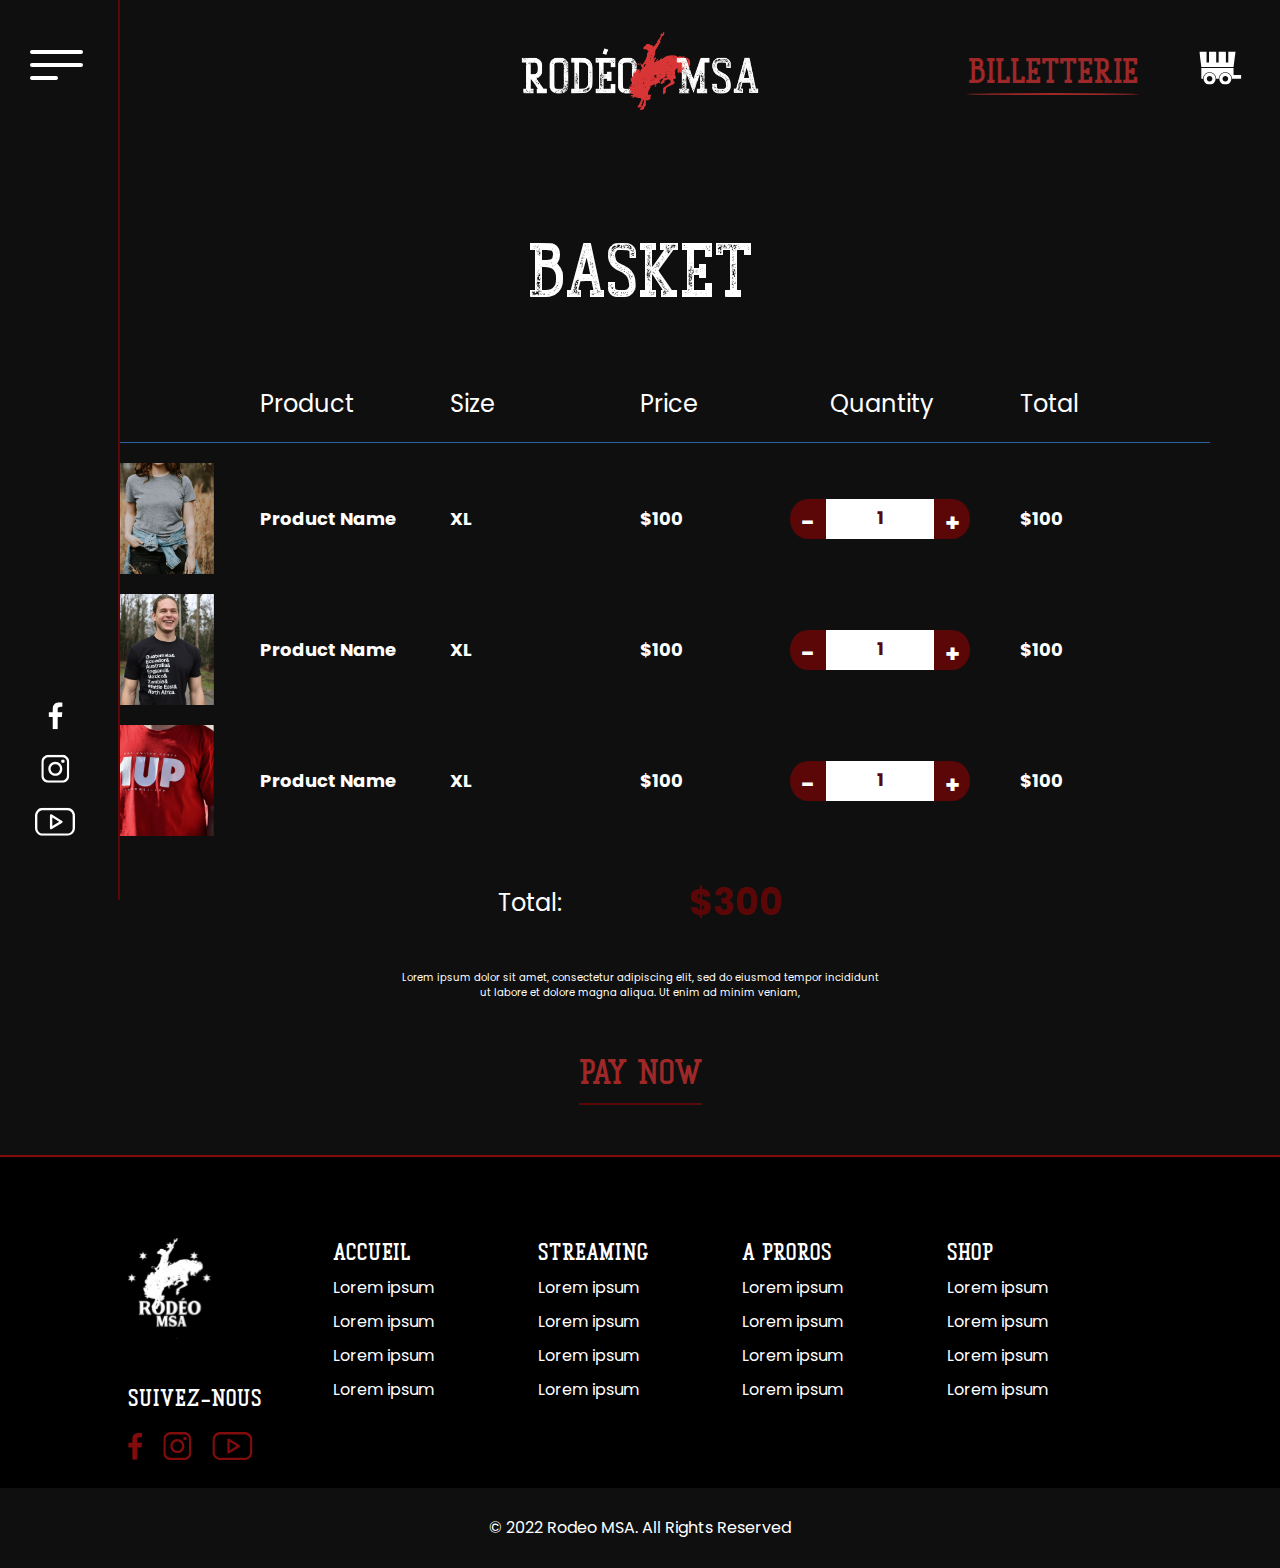
<file: cart.html>
<!DOCTYPE html>
<html lang="en">

<head>
    <meta charset="UTF-8">
    <meta http-equiv="X-UA-Compatible" content="IE=edge">
    <meta name="viewport" content="width=device-width, initial-scale=1.0">
    <title>Rodeo - Shop</title>
    <link rel="preconnect" href="https://fonts.googleapis.com">
    <link rel="preconnect" href="https://fonts.gstatic.com" crossorigin>
    <link href="https://fonts.googleapis.com/css2?family=Poppins&display=swap" rel="stylesheet">
    <link rel="stylesheet" href="style/nouislider.min.css">
    <link rel="stylesheet" href="style/style.css">
</head>

<body>
    <!-- MENU -->
    <div class="menu">
        <ul>
            <li>
                <div class="menu__hamburger main__menu">
                    <svg width="53" height="30" viewBox="0 0 53 30" fill="none" xmlns="http://www.w3.org/2000/svg">
                    <rect class="hamburger__line" width="53" height="4" rx="2" fill="white"/>
                    <rect class="hamburger__line" y="13" width="53" height="4" rx="2" fill="white"/>
                    <rect class="hamburger__line" y="26" width="28" height="4" rx="2" fill="white"/>
                    </svg>
                </div>
            </li>
            <li>
                <a class="logotype" href="/">
                    <img src="images/logotype.png" alt="Logotype">
                </a>
            </li>
            <li>
                <div class="menu__buttons">
                    <a href="#">
                        <p>billetterie</p>
                        <img src="images/button_line.svg" alt="Button Line">
                    </a>
                    <a class="menu__cart" href="/cart.html">
                        <svg width="54" height="36" viewBox="0 0 54 36" fill="none" xmlns="http://www.w3.org/2000/svg">
                            <g clip-path="url(#clip0_1_4115)">
                                <g clip-path="url(#clip1_1_4115)">
                                    <path class="menu__cart_icon"
                                        d="M36.3014 2.59668V13.5996H33.8834V2.59668H26.6437V13.5996H24.2257V2.59668H16.9859V13.5996H14.5679V2.59668H7.32812L9.34119 18.0013H13.6817H14.5679H16.9859H24.2257H26.6437H33.8834H36.3014H38.2977H41.5282L43.5412 2.59668H36.3014Z"
                                        fill="white" />
                                    <path class="menu__cart_icon"
                                        d="M33.3318 23.8701C31.7442 23.8701 30.2216 24.4878 29.099 25.5872C27.9764 26.6867 27.3457 28.1779 27.3457 29.7327C27.3457 31.2877 27.9763 32.779 29.0989 33.8786C30.2215 34.9783 31.7441 35.5962 33.3318 35.5966C34.9198 35.5966 36.4427 34.9788 37.5656 33.8791C38.6885 32.7794 39.3193 31.2879 39.3193 29.7327C39.3193 28.9627 39.1644 28.2003 38.8635 27.4889C38.5626 26.7775 38.1215 26.1312 37.5655 25.5868C37.0095 25.0424 36.3495 24.6106 35.623 24.316C34.8966 24.0215 34.1181 23.87 33.3318 23.8701ZM33.3318 32.486C32.5869 32.486 31.8725 32.1962 31.3458 31.6803C30.819 31.1644 30.5231 30.4648 30.5231 29.7352C30.5231 29.0057 30.819 28.306 31.3458 27.7902C31.8725 27.2743 32.5869 26.9845 33.3318 26.9845C33.7008 26.9843 34.0662 27.0554 34.4071 27.1935C34.748 27.3317 35.0578 27.5343 35.3187 27.7897C35.5797 28.0452 35.7867 28.3485 35.9279 28.6823C36.0692 29.0161 36.1418 29.3739 36.1418 29.7352C36.1412 30.4646 35.8448 31.1638 35.3178 31.6791C34.7909 32.1945 34.0765 32.4838 33.3318 32.4835V32.486Z"
                                        fill="white" />
                                    <path class="menu__cart_icon"
                                        d="M17.5955 23.8701C16.8094 23.87 16.0309 24.0215 15.3045 24.316C14.5782 24.6106 13.9182 25.0424 13.3623 25.5869C12.8064 26.1313 12.3655 26.7776 12.0647 27.489C11.7639 28.2004 11.6092 28.9628 11.6094 29.7327C11.6092 30.5027 11.7639 31.2652 12.0647 31.9766C12.3654 32.688 12.8063 33.3345 13.3622 33.879C13.9181 34.4235 14.5781 34.8555 15.3044 35.1502C16.0308 35.4449 16.8093 35.5966 17.5955 35.5966C19.1835 35.5966 20.7064 34.9788 21.8293 33.8791C22.9521 32.7794 23.5829 31.2879 23.5829 29.7327C23.5829 28.9627 23.4281 28.2003 23.1272 27.4889C22.8262 26.7775 22.3852 26.1312 21.8292 25.5868C21.2732 25.0424 20.6131 24.6106 19.8867 24.316C19.1603 24.0215 18.3817 23.87 17.5955 23.8701ZM17.5955 32.486C16.8506 32.486 16.1362 32.1962 15.6095 31.6803C15.0827 31.1644 14.7868 30.4648 14.7868 29.7352C14.7868 29.0057 15.0827 28.306 15.6095 27.7902C16.1362 27.2743 16.8506 26.9845 17.5955 26.9845C18.3404 26.9845 19.0548 27.2743 19.5816 27.7902C20.1083 28.306 20.4042 29.0057 20.4042 29.7352C20.4035 30.4643 20.1073 31.1634 19.5807 31.6787C19.054 32.194 18.34 32.4835 17.5955 32.4835V32.486Z"
                                        fill="white" />
                                    <path class="menu__cart_icon"
                                        d="M41.5403 26.0431V18.8906H9.32617V29.7327H11.0223C11.0223 28.8871 11.1923 28.0498 11.5227 27.2685C11.8532 26.4873 12.3375 25.7775 12.948 25.1795C13.5585 24.5816 14.2833 24.1073 15.081 23.7837C15.8787 23.4601 16.7336 23.2936 17.5971 23.2936C18.4605 23.2936 19.3154 23.4601 20.1131 23.7837C20.9108 24.1073 21.6356 24.5816 22.2461 25.1795C22.8567 25.7775 23.341 26.4873 23.6714 27.2685C24.0018 28.0498 24.1718 28.8871 24.1718 29.7327H26.7593C26.7593 28.8871 26.9294 28.0498 27.2598 27.2685C27.5902 26.4873 28.0745 25.7775 28.685 25.1795C29.2956 24.5816 30.0204 24.1073 30.818 23.7837C31.6157 23.4601 32.4707 23.2936 33.3341 23.2936C34.1976 23.2934 35.0527 23.4598 35.8506 23.7834C36.6484 24.1069 37.3734 24.5812 37.984 25.1791C38.5947 25.777 39.0791 26.4869 39.4096 27.2682C39.7401 28.0496 39.9102 28.887 39.9102 29.7327H49.3312V26.0431H41.5403Z"
                                        fill="white" />
                                </g>
                            </g>
                            <defs>
                                <clipPath id="clip0_1_4115">
                                    <rect width="53" height="35" fill="white" transform="translate(0.328125 0.59668)" />
                                </clipPath>
                                <clipPath id="clip1_1_4115">
                                    <rect width="42" height="33" fill="white" transform="translate(7.32812 2.59668)" />
                                </clipPath>
                            </defs>
                        </svg>
                    </a>
                </div>
            </li>
        </ul>
    </div>

    <!-- CART -->

    <section class="cart">
        <div class="cart_container">
            <h1>basket</h1>
            <div class="cart__items">
                <div class="cart__items_header">
                    <div></div>
                    <div>Product</div>
                    <div>Size</div>
                    <div>Price</div>
                    <div>Quantity</div>
                    <div>Total</div>
                </div>
                <div class="cart__item">
                    <div>
                        <img src="images/+.svg" alt="Delete">
                        <img class="cart__item_image" src="images/shop/shop_1.png" alt="Shop Item">
                    </div>
                    <div>Product Name</div>
                    <div>XL</div>
                    <div>$100</div>
                    <div>
                        <div class="shop__page_count cart__items_count">
                            <div class="shop__count_minus">-</div>
                            <div class="shop__count_center">1</div>
                            <div class="shop__count_plus">+</div>
                        </div>
                    </div>
                    <div>$100</div>
                </div>
                <div class="cart__item">
                    <div>
                        <img src="images/+.svg" alt="Delete">
                        <img class="cart__item_image" src="images/shop/shop_2.png" alt="Shop Item">
                    </div>
                    <div>Product Name</div>
                    <div>XL</div>
                    <div>$100</div>
                    <div>
                        <div class="shop__page_count cart__items_count">
                            <div class="shop__count_minus">-</div>
                            <div class="shop__count_center">1</div>
                            <div class="shop__count_plus">+</div>
                        </div>
                    </div>
                    <div>$100</div>
                </div>
                <div class="cart__item">
                    <div>
                        <img src="images/+.svg" alt="Delete">
                        <img class="cart__item_image" src="images/shop/shop_3.png" alt="Shop Item">
                    </div>
                    <div>Product Name</div>
                    <div>XL</div>
                    <div>$100</div>
                    <div>
                        <div class="shop__page_count cart__items_count">
                            <div class="shop__count_minus">-</div>
                            <div class="shop__count_center">1</div>
                            <div class="shop__count_plus">+</div>
                        </div>
                    </div>
                    <div>$100</div>
                </div>
            </div>
            <div class="cart__items_mb">
                <div class="cart__item_mb">
                    <img src="images/shop/shop_1.png" alt="Cart Item">
                    <p class="cart__mb_name">Product Name</p>
                    <div class="cart__item_mb_info">
                        <div>
                            <p>Size</p>
                            <span>XL</span>
                        </div>
                        <div>
                            <p>Price</p>
                            <span>$100</span>
                        </div>
                        <div>
                            <p>Total</p>
                            <span>$100</span>
                        </div>
                    </div>
                    <div class="shop__page_count cart__items_count">
                        <div class="shop__count_minus">-</div>
                        <div class="shop__count_center">1</div>
                        <div class="shop__count_plus">+</div>
                    </div>
                    <div class="item__line"></div>
                </div>
                <div class="cart__item_mb">
                    <img src="images/shop/shop_2.png" alt="Cart Item">
                    <p class="cart__mb_name">Product Name</p>
                    <div class="cart__item_mb_info">
                        <div>
                            <p>Size</p>
                            <span>XL</span>
                        </div>
                        <div>
                            <p>Price</p>
                            <span>$100</span>
                        </div>
                        <div>
                            <p>Total</p>
                            <span>$100</span>
                        </div>
                    </div>
                    <div class="shop__page_count cart__items_count">
                        <div class="shop__count_minus">-</div>
                        <div class="shop__count_center">1</div>
                        <div class="shop__count_plus">+</div>
                    </div>
                    <div class="item__line"></div>
                </div>
            </div>
            <div class="cart__total_block">
                <p class="cart__total_text">Total:</p>
                <p class="cart__total_price">$300</p>
            </div>
            <p class="cart__prefooter_text">Lorem ipsum dolor sit amet, consectetur adipiscing elit, sed do eiusmod tempor incididunt ut labore et dolore magna aliqua. Ut enim ad minim veniam, </p>
            <div class="button__pay">
                <button class="button_pay_button">Pay now</button>
            </div>

        </div>
    </section>

    <!-- FOOTER -->

    <footer>
        <div class="footer__container">
            <div class="footer__block">
                <img src="images/footer__logo.svg" alt="Footer logo">
                <p>SUIVEZ-NOUS</p>
                <div class="footer__block_media">
                    <a href="#"><svg width="15" height="28" viewBox="0 0 15 28" fill="none"
                            xmlns="http://www.w3.org/2000/svg">
                            <g clip-path="url(#clip0_39_1646)">
                                <path
                                    d="M14.2296 0.976867V5.26927C13.8955 5.26927 13.5719 5.26927 13.2495 5.26927C12.5558 5.27984 11.8601 5.26927 11.1676 5.31364C10.0362 5.38548 9.4304 5.91794 9.36062 7.04624C9.28766 8.23581 9.34476 9.43279 9.34476 10.6667H14.0721C13.8606 12.2842 13.6607 13.8583 13.4524 15.4694H9.3215V27.7772H4.36477V15.4821H0.228516V10.6688H4.36477V10.3244C4.36477 9.07676 4.34045 7.82697 4.39015 6.58034C4.45041 5.077 4.88921 3.69514 5.94336 2.56579C6.8442 1.60018 7.98081 1.08674 9.26651 0.891293C10.7045 0.680001 12.1446 0.817341 13.5825 0.917705C13.795 0.932495 14.0118 0.956794 14.2296 0.976867Z"
                                    fill="#820C0C" />
                            </g>
                            <defs>
                                <clipPath id="clip0_39_1646">
                                    <rect width="14" height="27" fill="white" transform="translate(0.230469 0.77832)" />
                                </clipPath>
                            </defs>
                        </svg>
                    </a>
                    <a href="#"><svg width="29" height="29" viewBox="0 0 29 29" fill="none"
                            xmlns="http://www.w3.org/2000/svg">
                            <g clip-path="url(#clip0_39_1648)">
                                <path
                                    d="M0.336882 14.0795C0.336882 11.8106 0.317179 9.54168 0.336882 7.27387C0.369722 4.23296 1.77197 2.03523 4.50531 0.70367C5.4002 0.28493 6.37891 0.0763078 7.36671 0.0937356C12.0036 0.0937356 16.6406 0.0838803 21.2775 0.0937356C22.7693 0.0856594 24.2247 0.554155 25.4318 1.43101C26.6389 2.30787 27.5347 3.5473 27.9888 4.96882C28.2177 5.6813 28.3307 6.42589 28.3237 7.17422C28.3237 11.7843 28.3237 16.394 28.3237 21.0034C28.3237 24.1264 26.4125 26.7622 23.4547 27.7477C22.743 27.979 21.9984 28.0929 21.2501 28.085C16.6402 28.085 12.031 28.085 7.42254 28.085C4.29732 28.085 1.66798 26.1829 0.674042 23.2219C0.436295 22.4835 0.321277 21.7111 0.333595 20.9355C0.337244 18.6505 0.338342 16.3652 0.336882 14.0795ZM14.3046 25.7405V25.7526C16.5913 25.7526 18.878 25.7679 21.1637 25.7416C21.727 25.744 22.2874 25.6602 22.8253 25.493C24.7727 24.836 25.979 23.1289 25.9845 21.0439C25.9954 16.4068 25.9954 11.7712 25.9845 7.13699C25.9859 6.79126 25.9492 6.44642 25.875 6.10875C25.3671 3.88912 23.5456 2.44696 21.2326 2.44258C16.6351 2.43382 12.035 2.43674 7.4324 2.45134C6.88707 2.45309 6.34517 2.53802 5.82544 2.7032C3.99299 3.2978 2.65097 5.07833 2.66739 7.2454C2.69257 11.8095 2.67394 16.3736 2.67832 20.9333C2.67923 21.2428 2.70045 21.5519 2.74182 21.8586C3.01439 23.9151 4.95957 25.7033 7.03393 25.7339C9.45748 25.7679 11.881 25.7405 14.3046 25.7405Z"
                                    fill="#820C0C" />
                                <path
                                    d="M21.3283 14.1324C21.2889 18.0088 18.1133 21.1406 14.2788 21.0913C10.407 21.0388 7.29602 17.8872 7.33433 14.0546C7.37374 10.1771 10.546 7.04642 14.3839 7.09679C18.2567 7.14826 21.3677 10.3009 21.3283 14.1324ZM14.3313 9.43578C13.72 9.43463 13.1144 9.55411 12.5493 9.78737C11.9842 10.0206 11.4706 10.3631 11.038 10.7952C10.6053 11.2273 10.2621 11.7405 10.028 12.3054C9.79389 12.8703 9.67346 13.4759 9.67361 14.0875C9.67174 14.699 9.79046 15.305 10.023 15.8705C10.2555 16.4361 10.5972 16.9503 11.0287 17.3836C11.4601 17.8169 11.9727 18.1608 12.5372 18.3957C13.1016 18.6306 13.7069 18.7517 14.3182 18.7523C14.9317 18.7551 15.5397 18.6363 16.1071 18.403C16.6746 18.1696 17.1902 17.8262 17.6244 17.3926C18.0586 16.959 18.4027 16.4437 18.6369 15.8765C18.8711 15.3092 18.9908 14.7012 18.989 14.0875C18.9893 13.4759 18.869 12.8702 18.6349 12.3052C18.4009 11.7402 18.0577 11.227 17.625 10.7949C17.1923 10.3628 16.6787 10.0203 16.1135 9.78708C15.5483 9.55386 14.9427 9.43448 14.3313 9.43578Z"
                                    fill="#820C0C" />
                                <path
                                    d="M21.9058 8.25392C21.6779 8.25392 21.4523 8.20897 21.2418 8.12167C21.0312 8.03436 20.84 7.9064 20.679 7.7451C20.5179 7.58381 20.3902 7.39234 20.3032 7.18164C20.2162 6.97095 20.1716 6.74516 20.1719 6.51719C20.1719 6.05252 20.3564 5.60688 20.6849 5.27831C21.0133 4.94973 21.4588 4.76514 21.9233 4.76514C22.3835 4.7711 22.8232 4.95672 23.1486 5.2824C23.474 5.60807 23.6592 6.04804 23.6649 6.50843C23.664 6.73861 23.6178 6.96636 23.529 7.17867C23.4401 7.39098 23.3102 7.58369 23.1469 7.74579C22.9835 7.90788 22.7898 8.03619 22.5769 8.12338C22.3639 8.21057 22.1359 8.25493 21.9058 8.25392Z"
                                    fill="#820C0C" />
                            </g>
                            <defs>
                                <clipPath id="clip0_39_1648">
                                    <rect width="28" height="28" fill="white"
                                        transform="translate(0.328125 0.0927734)" />
                                </clipPath>
                            </defs>
                        </svg>
                    </a>
                    <a href="#">
                        <svg width="41" height="29" viewBox="0 0 41 29" fill="none" xmlns="http://www.w3.org/2000/svg">
                            <g clip-path="url(#clip0_39_1652)">
                                <path
                                    d="M20.407 28.0848C16.426 28.0848 12.4435 28.0848 8.4626 28.0848C4.83974 28.0739 1.82981 25.9194 0.800964 22.5611C0.574135 21.8162 0.454101 21.043 0.444459 20.2644C0.411623 16.1541 0.41634 12.0453 0.431976 7.93495C0.427703 5.87953 1.23479 3.90546 2.67789 2.4417C4.121 0.977946 6.08347 0.142773 8.13893 0.117651C12.517 0.0629304 16.8826 0.10201 21.2544 0.100446C24.9633 0.100446 28.6721 0.100446 32.381 0.100446C36.0085 0.11139 39.0106 2.26115 40.0426 5.62415C40.2663 6.34292 40.3858 7.09003 40.3976 7.8427C40.432 12.0046 40.4356 16.166 40.4085 20.3269C40.3835 24.5233 36.978 28.0019 32.7828 28.0582C28.6596 28.1145 24.5333 28.0707 20.4085 28.0707L20.407 28.0848ZM20.4226 2.44407C16.4276 2.44407 12.4326 2.44407 8.4376 2.44407C5.15404 2.45189 2.77894 4.85024 2.77737 8.11787C2.77737 12.1235 2.77737 16.129 2.77737 20.1346C2.77737 23.2615 5.15091 25.7146 8.28124 25.724C16.3744 25.749 24.4687 25.749 32.5639 25.724C35.6911 25.7146 38.0631 23.2678 38.0678 20.1346C38.0678 16.103 38.0678 12.0708 38.0678 8.03813C38.0708 7.63548 38.0321 7.23361 37.9521 6.83896C37.3876 4.2061 35.2001 2.45189 32.4513 2.44407C28.4391 2.43938 24.4316 2.44877 20.4226 2.44877V2.44407Z"
                                    fill="#820C0C" />
                                <path
                                    d="M15.3637 14.0043C15.3637 11.9197 15.3637 9.83926 15.3637 7.76299C15.3637 7.1376 15.6326 6.71391 16.1267 6.52473C16.5723 6.35275 16.9586 6.4919 17.3401 6.73267C19.7021 8.22213 22.0674 9.70897 24.4357 11.1932C25.4036 11.8014 26.3745 12.4049 27.3393 13.0193C28.304 13.6338 28.2853 14.6078 27.3221 15.1988C23.9864 17.2428 20.6507 19.2852 17.3151 21.326C16.8726 21.5965 16.43 21.7059 15.9578 21.4323C15.4856 21.1587 15.3559 20.7209 15.3574 20.205C15.3668 18.1381 15.3637 16.0712 15.3637 14.0043ZM17.7435 9.75483V18.3148L24.6436 14.0934L17.7435 9.75483Z"
                                    fill="#820C0C" />
                            </g>
                            <defs>
                                <clipPath id="clip0_39_1652">
                                    <rect width="40" height="28" fill="white"
                                        transform="translate(0.423828 0.0927734)" />
                                </clipPath>
                            </defs>
                        </svg>
                    </a>
                </div>
            </div>
            <div class="footer__block">
                <p class="footer__block_title">accueil</p>
                <div class="footer__links">
                    <a href="#">Lorem ipsum</a>
                    <a href="#">Lorem ipsum</a>
                    <a href="#">Lorem ipsum</a>
                    <a href="#">Lorem ipsum</a>
                </div>
            </div>
            <div class="footer__block">
                <p class="footer__block_title">STREAMING</p>
                <div class="footer__links">
                    <a href="#">Lorem ipsum</a>
                    <a href="#">Lorem ipsum</a>
                    <a href="#">Lorem ipsum</a>
                    <a href="#">Lorem ipsum</a>
                </div>
            </div>
            <div class="footer__block">
                <p class="footer__block_title">A PROROS</p>
                <div class="footer__links">
                    <a href="#">Lorem ipsum</a>
                    <a href="#">Lorem ipsum</a>
                    <a href="#">Lorem ipsum</a>
                    <a href="#">Lorem ipsum</a>
                </div>
            </div>
            <div class="footer__block">
                <p class="footer__block_title">SHOP</p>
                <div class="footer__links">
                    <a href="#">Lorem ipsum</a>
                    <a href="#">Lorem ipsum</a>
                    <a href="#">Lorem ipsum</a>
                    <a href="#">Lorem ipsum</a>
                </div>
            </div>
        </div>
        <div class="mb__footer">
            <img src="images/footer__logo.svg" alt="Logotype">
            <p>SUIVEZ-NOUS</p>
            <div class="footer__block_media">
                <a href="#"><svg width="15" height="28" viewBox="0 0 15 28" fill="none" xmlns="http://www.w3.org/2000/svg">
        <g clip-path="url(#clip0_39_1646)">
        <path d="M14.2296 0.976867V5.26927C13.8955 5.26927 13.5719 5.26927 13.2495 5.26927C12.5558 5.27984 11.8601 5.26927 11.1676 5.31364C10.0362 5.38548 9.4304 5.91794 9.36062 7.04624C9.28766 8.23581 9.34476 9.43279 9.34476 10.6667H14.0721C13.8606 12.2842 13.6607 13.8583 13.4524 15.4694H9.3215V27.7772H4.36477V15.4821H0.228516V10.6688H4.36477V10.3244C4.36477 9.07676 4.34045 7.82697 4.39015 6.58034C4.45041 5.077 4.88921 3.69514 5.94336 2.56579C6.8442 1.60018 7.98081 1.08674 9.26651 0.891293C10.7045 0.680001 12.1446 0.817341 13.5825 0.917705C13.795 0.932495 14.0118 0.956794 14.2296 0.976867Z" fill="#820C0C"/>
        </g>
        <defs>
        <clipPath id="clip0_39_1646">
        <rect width="14" height="27" fill="white" transform="translate(0.230469 0.77832)"/>
        </clipPath>
        </defs>
        </svg>
    </a>
                <a href="#"><svg width="29" height="29" viewBox="0 0 29 29" fill="none" xmlns="http://www.w3.org/2000/svg">
        <g clip-path="url(#clip0_39_1648)">
        <path d="M0.336882 14.0795C0.336882 11.8106 0.317179 9.54168 0.336882 7.27387C0.369722 4.23296 1.77197 2.03523 4.50531 0.70367C5.4002 0.28493 6.37891 0.0763078 7.36671 0.0937356C12.0036 0.0937356 16.6406 0.0838803 21.2775 0.0937356C22.7693 0.0856594 24.2247 0.554155 25.4318 1.43101C26.6389 2.30787 27.5347 3.5473 27.9888 4.96882C28.2177 5.6813 28.3307 6.42589 28.3237 7.17422C28.3237 11.7843 28.3237 16.394 28.3237 21.0034C28.3237 24.1264 26.4125 26.7622 23.4547 27.7477C22.743 27.979 21.9984 28.0929 21.2501 28.085C16.6402 28.085 12.031 28.085 7.42254 28.085C4.29732 28.085 1.66798 26.1829 0.674042 23.2219C0.436295 22.4835 0.321277 21.7111 0.333595 20.9355C0.337244 18.6505 0.338342 16.3652 0.336882 14.0795ZM14.3046 25.7405V25.7526C16.5913 25.7526 18.878 25.7679 21.1637 25.7416C21.727 25.744 22.2874 25.6602 22.8253 25.493C24.7727 24.836 25.979 23.1289 25.9845 21.0439C25.9954 16.4068 25.9954 11.7712 25.9845 7.13699C25.9859 6.79126 25.9492 6.44642 25.875 6.10875C25.3671 3.88912 23.5456 2.44696 21.2326 2.44258C16.6351 2.43382 12.035 2.43674 7.4324 2.45134C6.88707 2.45309 6.34517 2.53802 5.82544 2.7032C3.99299 3.2978 2.65097 5.07833 2.66739 7.2454C2.69257 11.8095 2.67394 16.3736 2.67832 20.9333C2.67923 21.2428 2.70045 21.5519 2.74182 21.8586C3.01439 23.9151 4.95957 25.7033 7.03393 25.7339C9.45748 25.7679 11.881 25.7405 14.3046 25.7405Z" fill="#820C0C"/>
        <path d="M21.3283 14.1324C21.2889 18.0088 18.1133 21.1406 14.2788 21.0913C10.407 21.0388 7.29602 17.8872 7.33433 14.0546C7.37374 10.1771 10.546 7.04642 14.3839 7.09679C18.2567 7.14826 21.3677 10.3009 21.3283 14.1324ZM14.3313 9.43578C13.72 9.43463 13.1144 9.55411 12.5493 9.78737C11.9842 10.0206 11.4706 10.3631 11.038 10.7952C10.6053 11.2273 10.2621 11.7405 10.028 12.3054C9.79389 12.8703 9.67346 13.4759 9.67361 14.0875C9.67174 14.699 9.79046 15.305 10.023 15.8705C10.2555 16.4361 10.5972 16.9503 11.0287 17.3836C11.4601 17.8169 11.9727 18.1608 12.5372 18.3957C13.1016 18.6306 13.7069 18.7517 14.3182 18.7523C14.9317 18.7551 15.5397 18.6363 16.1071 18.403C16.6746 18.1696 17.1902 17.8262 17.6244 17.3926C18.0586 16.959 18.4027 16.4437 18.6369 15.8765C18.8711 15.3092 18.9908 14.7012 18.989 14.0875C18.9893 13.4759 18.869 12.8702 18.6349 12.3052C18.4009 11.7402 18.0577 11.227 17.625 10.7949C17.1923 10.3628 16.6787 10.0203 16.1135 9.78708C15.5483 9.55386 14.9427 9.43448 14.3313 9.43578Z" fill="#820C0C"/>
        <path d="M21.9058 8.25392C21.6779 8.25392 21.4523 8.20897 21.2418 8.12167C21.0312 8.03436 20.84 7.9064 20.679 7.7451C20.5179 7.58381 20.3902 7.39234 20.3032 7.18164C20.2162 6.97095 20.1716 6.74516 20.1719 6.51719C20.1719 6.05252 20.3564 5.60688 20.6849 5.27831C21.0133 4.94973 21.4588 4.76514 21.9233 4.76514C22.3835 4.7711 22.8232 4.95672 23.1486 5.2824C23.474 5.60807 23.6592 6.04804 23.6649 6.50843C23.664 6.73861 23.6178 6.96636 23.529 7.17867C23.4401 7.39098 23.3102 7.58369 23.1469 7.74579C22.9835 7.90788 22.7898 8.03619 22.5769 8.12338C22.3639 8.21057 22.1359 8.25493 21.9058 8.25392Z" fill="#820C0C"/>
        </g>
        <defs>
        <clipPath id="clip0_39_1648">
        <rect width="28" height="28" fill="white" transform="translate(0.328125 0.0927734)"/>
        </clipPath>
        </defs>
        </svg>
    </a>
                <a href="#">
                    <svg width="41" height="29" viewBox="0 0 41 29" fill="none" xmlns="http://www.w3.org/2000/svg">
            <g clip-path="url(#clip0_39_1652)">
            <path d="M20.407 28.0848C16.426 28.0848 12.4435 28.0848 8.4626 28.0848C4.83974 28.0739 1.82981 25.9194 0.800964 22.5611C0.574135 21.8162 0.454101 21.043 0.444459 20.2644C0.411623 16.1541 0.41634 12.0453 0.431976 7.93495C0.427703 5.87953 1.23479 3.90546 2.67789 2.4417C4.121 0.977946 6.08347 0.142773 8.13893 0.117651C12.517 0.0629304 16.8826 0.10201 21.2544 0.100446C24.9633 0.100446 28.6721 0.100446 32.381 0.100446C36.0085 0.11139 39.0106 2.26115 40.0426 5.62415C40.2663 6.34292 40.3858 7.09003 40.3976 7.8427C40.432 12.0046 40.4356 16.166 40.4085 20.3269C40.3835 24.5233 36.978 28.0019 32.7828 28.0582C28.6596 28.1145 24.5333 28.0707 20.4085 28.0707L20.407 28.0848ZM20.4226 2.44407C16.4276 2.44407 12.4326 2.44407 8.4376 2.44407C5.15404 2.45189 2.77894 4.85024 2.77737 8.11787C2.77737 12.1235 2.77737 16.129 2.77737 20.1346C2.77737 23.2615 5.15091 25.7146 8.28124 25.724C16.3744 25.749 24.4687 25.749 32.5639 25.724C35.6911 25.7146 38.0631 23.2678 38.0678 20.1346C38.0678 16.103 38.0678 12.0708 38.0678 8.03813C38.0708 7.63548 38.0321 7.23361 37.9521 6.83896C37.3876 4.2061 35.2001 2.45189 32.4513 2.44407C28.4391 2.43938 24.4316 2.44877 20.4226 2.44877V2.44407Z" fill="#820C0C"/>
            <path d="M15.3637 14.0043C15.3637 11.9197 15.3637 9.83926 15.3637 7.76299C15.3637 7.1376 15.6326 6.71391 16.1267 6.52473C16.5723 6.35275 16.9586 6.4919 17.3401 6.73267C19.7021 8.22213 22.0674 9.70897 24.4357 11.1932C25.4036 11.8014 26.3745 12.4049 27.3393 13.0193C28.304 13.6338 28.2853 14.6078 27.3221 15.1988C23.9864 17.2428 20.6507 19.2852 17.3151 21.326C16.8726 21.5965 16.43 21.7059 15.9578 21.4323C15.4856 21.1587 15.3559 20.7209 15.3574 20.205C15.3668 18.1381 15.3637 16.0712 15.3637 14.0043ZM17.7435 9.75483V18.3148L24.6436 14.0934L17.7435 9.75483Z" fill="#820C0C"/>
            </g>
            <defs>
            <clipPath id="clip0_39_1652">
            <rect width="40" height="28" fill="white" transform="translate(0.423828 0.0927734)"/>
            </clipPath>
            </defs>
            </svg>
                </a>
            </div>
        </div>
        <div class="footer__bottom">
            <p>© 2022 Rodeo MSA. All Rights Reserved </p>
        </div>
    </footer>
    <!-- MENU BLOCK -->

    <div class="menu__block">
        <div class="menu__block_main">
            <div class="menu__block_header">
                <p>Rodéo MSA</p>
                <div class="menu__close">
                    <svg xmlns="http://www.w3.org/2000/svg" viewBox="0 0 320 512"><!--! Font Awesome Pro 6.0.0 by @fontawesome - https://fontawesome.com License - https://fontawesome.com/license (Commercial License) Copyright 2022 Fonticons, Inc. --><path d="M310.6 361.4c12.5 12.5 12.5 32.75 0 45.25C304.4 412.9 296.2 416 288 416s-16.38-3.125-22.62-9.375L160 301.3L54.63 406.6C48.38 412.9 40.19 416 32 416S15.63 412.9 9.375 406.6c-12.5-12.5-12.5-32.75 0-45.25l105.4-105.4L9.375 150.6c-12.5-12.5-12.5-32.75 0-45.25s32.75-12.5 45.25 0L160 210.8l105.4-105.4c12.5-12.5 32.75-12.5 45.25 0s12.5 32.75 0 45.25l-105.4 105.4L310.6 361.4z"/></svg>
                </div>
            </div>
            <ul>
                <li>
                    <a href="index.html">accueil</a>
                </li>
                <li class="menu__festival">
                    <a class="menu__festival_link" href="festival.html">Festival</a>
                    <svg class="submenu__open" width="36" height="37" viewBox="0 0 36 37" fill="none" xmlns="http://www.w3.org/2000/svg">
                    <g clip-path="url(#clip0_1_1171)">
                        <path class="menu__plus"
                            d="M14.8341 21.3519H14.3672C10.6532 21.3519 6.93914 21.3519 3.22509 21.3519C1.46721 21.3519 0.0637212 20.0244 0.00184379 18.3382C-0.0191971 17.9097 0.0473749 17.4813 0.197494 17.0793C0.347613 16.6774 0.578125 16.3103 0.874939 16.0004C1.17175 15.6906 1.52863 15.4445 1.92377 15.2773C2.31891 15.11 2.744 15.0251 3.17306 15.0278C5.86754 15.0151 8.56202 15.0278 11.2565 15.0278H14.8341V14.5862C14.8341 10.8609 14.8341 7.13276 14.8341 3.40886C14.8341 1.62848 16.2011 0.222178 17.928 0.194052C18.3512 0.183081 18.7724 0.257465 19.1662 0.412766C19.5601 0.568066 19.9187 0.801098 20.2205 1.09797C20.5224 1.39484 20.7614 1.74947 20.9232 2.1407C21.085 2.53193 21.1664 2.95175 21.1625 3.37511C21.1738 6.21023 21.1625 9.04534 21.1625 11.8804V15.0278H21.5774C25.3139 15.0278 29.0519 15.0278 32.7898 15.0278C33.6246 15.0153 34.4303 15.3337 35.0311 15.9134C35.6319 16.4931 35.9788 17.287 35.9962 18.1216C36.0053 18.5446 35.9292 18.965 35.7726 19.3579C35.6159 19.7509 35.3819 20.1083 35.0844 20.409C34.7868 20.7097 34.4319 20.9475 34.0406 21.1083C33.6493 21.269 33.2297 21.3495 32.8067 21.3449C29.6327 21.3561 26.4572 21.3449 23.2818 21.3449H21.1625V21.7668C21.1625 25.5033 21.1625 29.2413 21.1625 32.9793C21.1761 33.8114 20.8606 34.6152 20.2847 35.2159C19.7087 35.8166 18.9189 36.1656 18.0869 36.187C17.6672 36.1994 17.2492 36.1278 16.8575 35.9765C16.4658 35.8252 16.1082 35.5972 15.8058 35.3059C15.5033 35.0146 15.2621 34.6659 15.0962 34.2801C14.9303 33.8943 14.8431 33.4793 14.8398 33.0594C14.8229 30.7629 14.8398 28.4664 14.8398 26.1685C14.8398 24.7041 14.8398 23.2396 14.8398 21.7752L14.8341 21.3519Z"
                            fill="white" />
                    </g>
                    <defs>
                        <clipPath id="clip0_1_1171">
                            <rect width="36" height="36" fill="white" transform="translate(0 0.187012)" />
                        </clipPath>
                    </defs>
                </svg>
                    <svg class="submenu_close" style="display: none;" width="52" height="52" viewBox="0 0 52 52" fill="none" xmlns="http://www.w3.org/2000/svg">
                    <g clip-path="url(#clip0_1_1228)">
                        <path
                            d="M25.9992 30.7237L25.6691 31.0538C23.0428 33.68 20.4166 36.3063 17.7904 38.9325C16.5473 40.1755 14.6162 40.2292 13.3802 39.0807C13.0623 38.7925 12.8064 38.4425 12.6284 38.0522C12.4503 37.6618 12.3537 37.2392 12.3445 36.8102C12.3353 36.3813 12.4136 35.9549 12.5748 35.5573C12.7359 35.1596 12.9765 34.799 13.2817 34.4974C15.178 32.5832 17.0923 30.6869 18.9976 28.7816L21.5273 26.2518L21.2151 25.9396C18.5809 23.3054 15.9447 20.6692 13.3115 18.036C12.0526 16.7771 12.0248 14.8161 13.226 13.5751C13.5175 13.2681 13.8679 13.0229 14.2562 12.8542C14.6446 12.6855 15.0629 12.5967 15.4862 12.5932C15.9096 12.5897 16.3293 12.6715 16.7204 12.8337C17.1115 12.9959 17.4659 13.2352 17.7625 13.5373C19.7752 15.5341 21.772 17.5468 23.7767 19.5515L26.0022 21.777L26.2955 21.4836C28.9377 18.8415 31.5808 16.1983 34.2239 13.5552C34.8054 12.9562 35.6003 12.6115 36.435 12.5966C37.2697 12.5817 38.0764 12.8977 38.6789 13.4757C38.9843 13.7683 39.2279 14.1194 39.3949 14.508C39.562 14.8966 39.6493 15.3148 39.6515 15.7379C39.6537 16.1609 39.5709 16.58 39.4079 16.9704C39.2449 17.3607 39.0051 17.7143 38.7028 18.0102C36.4663 20.2625 34.213 22.4999 31.9676 24.7453L30.4691 26.2439L30.7674 26.5422C33.4095 29.1843 36.0527 31.8275 38.6958 34.4706C39.2938 35.0494 39.6391 35.8408 39.6566 36.6729C39.6741 37.5049 39.3624 38.3102 38.7893 38.9136C38.5012 39.2192 38.1551 39.4641 37.7711 39.6341C37.3871 39.8041 36.9731 39.8957 36.5532 39.9036C36.1334 39.9115 35.7162 39.8354 35.3261 39.68C34.936 39.5245 34.5809 39.2927 34.2816 38.9981C32.6458 37.3862 31.0339 35.7504 29.409 34.1255C28.3735 33.09 27.338 32.0545 26.3025 31.019L25.9992 30.7237Z"
                            fill="#820C0C" />
                    </g>
                    <defs>
                        <clipPath id="clip0_1_1228">
                            <rect width="36" height="36" fill="white"
                                transform="translate(0.544922 26.2468) rotate(-45)" />
                        </clipPath>
                    </defs>
                </svg>

                </li>
                <li>
                    <a href="streaming.html">STREAMING</a>

                </li>
                <li>
                    <a href="about.html">A PROROS</a>
                </li>
                <li>
                    <a href="shop.html">SHOP</a>
                </li>
            </ul>
            <div class="menu__media">
                <a href="#"><svg width="15" height="28" class="media__image" viewBox="0 0 15 28" fill="none"
                    xmlns="http://www.w3.org/2000/svg">
                    <g clip-path="url(#clip0_1_1177)">
                        <path class="media__image"
                            d="M14.5968 0.538268V4.83067C14.2627 4.83067 13.9391 4.83067 13.6166 4.83067C12.923 4.84124 12.2273 4.83067 11.5348 4.87505C10.4034 4.94689 9.79759 5.47934 9.72781 6.60764C9.65485 7.79722 9.71194 8.99419 9.71194 10.2281H14.4392C14.2278 11.8456 14.0279 13.4197 13.8196 15.0308H9.68868V27.3386H4.73196V15.0435H0.595703V10.2303H4.73196V9.88584C4.73196 8.63816 4.70764 7.38837 4.75733 6.14174C4.8176 4.6384 5.2564 3.25655 6.31055 2.12719C7.21138 1.16158 8.348 0.64814 9.6337 0.452695C11.0717 0.241402 12.5117 0.378742 13.9497 0.479106C14.1622 0.493897 14.379 0.518195 14.5968 0.538268Z"
                            fill="white" />
                    </g>
                    <defs>
                        <clipPath id="clip0_1_1177">
                            <rect width="14" height="27" fill="white" transform="translate(0.597656 0.3396)" />
                        </clipPath>
                    </defs>
                </svg>
            </a>
                <a href="#"><svg width="29" height="29" class="media__image" viewBox="0 0 29 29" fill="none"
                    xmlns="http://www.w3.org/2000/svg">
                    <g clip-path="url(#clip0_1_1179)">
                        <path class="media__image"
                            d="M0.305632 14.8263C0.305632 12.5574 0.285929 10.2885 0.305632 8.02069C0.338472 4.97979 1.74072 2.78206 4.47406 1.4505C5.36895 1.03176 6.34766 0.823134 7.33546 0.840562C11.9724 0.840562 16.6093 0.830706 21.2463 0.840562C22.738 0.832486 24.1934 1.30098 25.4006 2.17784C26.6077 3.05469 27.5035 4.29412 27.9575 5.71565C28.1864 6.42812 28.2995 7.17272 28.2925 7.92104C28.2925 12.5311 28.2925 17.1409 28.2925 21.7502C28.2925 24.8733 26.3812 27.509 23.4235 28.4945C22.7118 28.7259 21.9672 28.8398 21.2189 28.8318C16.609 28.8318 11.9998 28.8318 7.39129 28.8318C4.26607 28.8318 1.63673 26.9297 0.642792 23.9688C0.405045 23.2304 0.290027 22.458 0.302345 21.6823C0.305994 19.3974 0.307092 17.112 0.305632 14.8263ZM14.2733 26.4873V26.4994C16.56 26.4994 18.8468 26.5147 21.1324 26.4884C21.6957 26.4908 22.2561 26.407 22.7941 26.2399C24.7415 25.5828 25.9478 23.8757 25.9532 21.7907C25.9642 17.1536 25.9642 12.518 25.9532 7.88382C25.9547 7.53808 25.918 7.19325 25.8438 6.85558C25.3359 4.63595 23.5143 3.19379 21.2014 3.18941C16.6038 3.18065 12.0038 3.18357 7.40115 3.19817C6.85582 3.19991 6.31392 3.28484 5.79419 3.45002C3.96174 4.04463 2.61972 5.82515 2.63614 7.99222C2.66132 12.5563 2.64269 17.1204 2.64707 21.6801C2.64798 21.9896 2.6692 22.2987 2.71057 22.6054C2.98314 24.6619 4.92832 26.4501 7.00268 26.4808C9.42623 26.5147 11.8498 26.4873 14.2733 26.4873Z"
                            fill="white" />
                        <path class="media__image"
                            d="M21.299 14.8792C21.2596 18.7556 18.084 21.8874 14.2495 21.8381C10.3777 21.7856 7.26672 18.6341 7.30504 14.8015C7.34444 10.9239 10.5167 7.79325 14.3546 7.84362C18.2274 7.89508 21.3384 11.0477 21.299 14.8792ZM14.302 10.1826C13.6907 10.1815 13.0851 10.3009 12.52 10.5342C11.9549 10.7675 11.4413 11.1099 11.0087 11.542C10.576 11.9741 10.2328 12.4873 9.99871 13.0522C9.76459 13.6172 9.64417 14.2227 9.64431 14.8343C9.64244 15.4459 9.76117 16.0518 9.99369 16.6174C10.2262 17.183 10.5679 17.6971 10.9994 18.1304C11.4308 18.5637 11.9434 18.9077 12.5079 19.1425C13.0723 19.3774 13.6776 19.4986 14.2889 19.4991C14.9024 19.5019 15.5104 19.3832 16.0778 19.1498C16.6453 18.9164 17.1609 18.5731 17.5951 18.1394C18.0293 17.7058 18.3734 17.1905 18.6076 16.6233C18.8418 16.056 18.9615 15.448 18.9597 14.8343C18.96 14.2227 18.8397 13.6171 18.6056 13.0521C18.3716 12.4871 18.0284 11.9738 17.5957 11.5417C17.163 11.1096 16.6494 10.7671 16.0842 10.5339C15.519 10.3007 14.9134 10.1813 14.302 10.1826Z"
                            fill="white" />
                        <path class="media__image"
                            d="M21.8746 9.00074C21.6467 9.00074 21.421 8.9558 21.2105 8.8685C21 8.78119 20.8087 8.65323 20.6477 8.49193C20.4867 8.33063 20.359 8.13916 20.272 7.92847C20.185 7.71777 20.1403 7.49198 20.1406 7.26402C20.1406 6.79934 20.3252 6.35371 20.6536 6.02513C20.9821 5.69656 21.4276 5.51196 21.8921 5.51196C22.3523 5.51793 22.792 5.70355 23.1173 6.02922C23.4427 6.3549 23.628 6.79486 23.6336 7.25526C23.6328 7.48544 23.5866 7.71318 23.4977 7.92549C23.4088 8.1378 23.279 8.33051 23.1156 8.49261C22.9523 8.65471 22.7586 8.78302 22.5456 8.87021C22.3327 8.95739 22.1047 9.00175 21.8746 9.00074Z"
                            fill="white" />
                    </g>
                    <defs>
                        <clipPath id="clip0_1_1179">
                            <rect width="28" height="28" fill="white" transform="translate(0.298828 0.8396)" />
                        </clipPath>
                    </defs>
                </svg>
            </a>
                <a href="#"><svg width="40" height="29" viewBox="0 0 40 29" fill="none"
                    xmlns="http://www.w3.org/2000/svg">
                    <g clip-path="url(#clip0_1_1183)">
                        <path class="media__image"
                            d="M19.9831 28.8316C16.0022 28.8316 12.0197 28.8316 8.03877 28.8316C4.41591 28.8207 1.40598 26.6663 0.377136 23.3079C0.150307 22.5631 0.0302733 21.7898 0.0206304 21.0112C-0.0122052 16.9009 -0.0074884 12.7921 0.0081476 8.68178C0.0038746 6.62636 0.810964 4.65229 2.25407 3.18853C3.69717 1.72477 5.65965 0.8896 7.7151 0.864478C12.0932 0.809757 16.4588 0.848836 20.8306 0.847272C24.5394 0.847272 28.2483 0.847272 31.9572 0.847272C35.5847 0.858217 38.5868 3.00798 39.6188 6.37098C39.8425 7.08975 39.962 7.83686 39.9737 8.58953C40.0081 12.7515 40.0118 16.9129 39.9847 21.0737C39.9597 25.2701 36.5541 28.7488 32.359 28.8051C28.2358 28.8613 24.1095 28.8176 19.9847 28.8176L19.9831 28.8316ZM19.9987 3.1909C16.0037 3.1909 12.0088 3.1909 8.01377 3.1909C4.73021 3.19871 2.35511 5.59707 2.35355 8.8647C2.35355 12.8703 2.35355 16.8759 2.35355 20.8814C2.35355 24.0084 4.72708 26.4614 7.85741 26.4708C15.9506 26.4958 24.0448 26.4958 32.1401 26.4708C35.2673 26.4614 37.6393 24.0146 37.644 20.8814C37.644 16.8498 37.644 12.8176 37.644 8.78496C37.647 8.38231 37.6082 7.98043 37.5283 7.58579C36.9638 4.95292 34.7763 3.19871 32.0275 3.1909C28.0153 3.18621 24.0078 3.19559 19.9987 3.19559V3.1909Z"
                            fill="white" />
                        <path class="media__image"
                            d="M14.9399 14.7511C14.9399 12.6665 14.9399 10.5861 14.9399 8.50981C14.9399 7.88443 15.2088 7.46073 15.7029 7.27155C16.1485 7.09957 16.5347 7.23872 16.9162 7.4795C19.2783 8.96895 21.6435 10.4558 24.0119 11.94C24.9797 12.5482 25.9507 13.1517 26.9155 13.7662C27.8802 14.3806 27.8615 15.3546 26.8983 15.9456C23.5626 17.9896 20.2269 20.032 16.8912 22.0728C16.4487 22.3433 16.0062 22.4528 15.534 22.1791C15.0618 21.9055 14.932 21.4678 14.9336 20.9518C14.943 18.8849 14.9399 16.818 14.9399 14.7511ZM17.3197 10.5017V19.0616L24.2198 14.8403L17.3197 10.5017Z"
                            fill="white" />
                    </g>
                    <defs>
                        <clipPath id="clip0_1_1183">
                            <rect width="40" height="28" fill="white" transform="translate(0 0.8396)" />
                        </clipPath>
                    </defs>
                </svg>
            </a>
            </div>
            <div class="menu__email">
                <p class="menu__email_title">Email</p>
                <a href="mailto:rodeomsa@gmail.com">rodeomsa@gmail.com</a>
            </div>
        </div>
        <div class="menu__block_content">
            <div class="menu__submenu__wrapper">
                <ul class="menu__submenu">
                    <li><a href="rodeo.html">Rodeo</a></li>
                    <li><a href="cars.html">cars exposition</a></li>
                    <li><a href="strongmans.html">hommes forts</a></li>
                </ul>
            </div>
        </div>
    </div>

    <!-- MENU -->

    <div class="fixed__menu">
        <div class="menu__hamburger">
            <svg width="53" height="30" viewBox="0 0 53 30" fill="none" xmlns="http://www.w3.org/2000/svg">
        <rect class="hamburger__line" width="53" height="4" rx="2" fill="white"/>
        <rect class="hamburger__line" y="13" width="53" height="4" rx="2" fill="white"/>
        <rect class="hamburger__line" y="26" width="28" height="4" rx="2" fill="white"/>
        </svg>
        </div>
        <div class="fixed__menu__contacts">
            <a href="#"><svg width="15" height="28" class="media__image" viewBox="0 0 15 28" fill="none"
            xmlns="http://www.w3.org/2000/svg">
            <g clip-path="url(#clip0_1_1177)">
                <path class="media__image"
                    d="M14.5968 0.538268V4.83067C14.2627 4.83067 13.9391 4.83067 13.6166 4.83067C12.923 4.84124 12.2273 4.83067 11.5348 4.87505C10.4034 4.94689 9.79759 5.47934 9.72781 6.60764C9.65485 7.79722 9.71194 8.99419 9.71194 10.2281H14.4392C14.2278 11.8456 14.0279 13.4197 13.8196 15.0308H9.68868V27.3386H4.73196V15.0435H0.595703V10.2303H4.73196V9.88584C4.73196 8.63816 4.70764 7.38837 4.75733 6.14174C4.8176 4.6384 5.2564 3.25655 6.31055 2.12719C7.21138 1.16158 8.348 0.64814 9.6337 0.452695C11.0717 0.241402 12.5117 0.378742 13.9497 0.479106C14.1622 0.493897 14.379 0.518195 14.5968 0.538268Z"
                    fill="white" />
            </g>
            <defs>
                <clipPath id="clip0_1_1177">
                    <rect width="14" height="27" fill="white" transform="translate(0.597656 0.3396)" />
                </clipPath>
            </defs>
        </svg>
    </a>
            <a href="#"><svg width="29" height="29" class="media__image" viewBox="0 0 29 29" fill="none"
            xmlns="http://www.w3.org/2000/svg">
            <g clip-path="url(#clip0_1_1179)">
                <path class="media__image"
                    d="M0.305632 14.8263C0.305632 12.5574 0.285929 10.2885 0.305632 8.02069C0.338472 4.97979 1.74072 2.78206 4.47406 1.4505C5.36895 1.03176 6.34766 0.823134 7.33546 0.840562C11.9724 0.840562 16.6093 0.830706 21.2463 0.840562C22.738 0.832486 24.1934 1.30098 25.4006 2.17784C26.6077 3.05469 27.5035 4.29412 27.9575 5.71565C28.1864 6.42812 28.2995 7.17272 28.2925 7.92104C28.2925 12.5311 28.2925 17.1409 28.2925 21.7502C28.2925 24.8733 26.3812 27.509 23.4235 28.4945C22.7118 28.7259 21.9672 28.8398 21.2189 28.8318C16.609 28.8318 11.9998 28.8318 7.39129 28.8318C4.26607 28.8318 1.63673 26.9297 0.642792 23.9688C0.405045 23.2304 0.290027 22.458 0.302345 21.6823C0.305994 19.3974 0.307092 17.112 0.305632 14.8263ZM14.2733 26.4873V26.4994C16.56 26.4994 18.8468 26.5147 21.1324 26.4884C21.6957 26.4908 22.2561 26.407 22.7941 26.2399C24.7415 25.5828 25.9478 23.8757 25.9532 21.7907C25.9642 17.1536 25.9642 12.518 25.9532 7.88382C25.9547 7.53808 25.918 7.19325 25.8438 6.85558C25.3359 4.63595 23.5143 3.19379 21.2014 3.18941C16.6038 3.18065 12.0038 3.18357 7.40115 3.19817C6.85582 3.19991 6.31392 3.28484 5.79419 3.45002C3.96174 4.04463 2.61972 5.82515 2.63614 7.99222C2.66132 12.5563 2.64269 17.1204 2.64707 21.6801C2.64798 21.9896 2.6692 22.2987 2.71057 22.6054C2.98314 24.6619 4.92832 26.4501 7.00268 26.4808C9.42623 26.5147 11.8498 26.4873 14.2733 26.4873Z"
                    fill="white" />
                <path class="media__image"
                    d="M21.299 14.8792C21.2596 18.7556 18.084 21.8874 14.2495 21.8381C10.3777 21.7856 7.26672 18.6341 7.30504 14.8015C7.34444 10.9239 10.5167 7.79325 14.3546 7.84362C18.2274 7.89508 21.3384 11.0477 21.299 14.8792ZM14.302 10.1826C13.6907 10.1815 13.0851 10.3009 12.52 10.5342C11.9549 10.7675 11.4413 11.1099 11.0087 11.542C10.576 11.9741 10.2328 12.4873 9.99871 13.0522C9.76459 13.6172 9.64417 14.2227 9.64431 14.8343C9.64244 15.4459 9.76117 16.0518 9.99369 16.6174C10.2262 17.183 10.5679 17.6971 10.9994 18.1304C11.4308 18.5637 11.9434 18.9077 12.5079 19.1425C13.0723 19.3774 13.6776 19.4986 14.2889 19.4991C14.9024 19.5019 15.5104 19.3832 16.0778 19.1498C16.6453 18.9164 17.1609 18.5731 17.5951 18.1394C18.0293 17.7058 18.3734 17.1905 18.6076 16.6233C18.8418 16.056 18.9615 15.448 18.9597 14.8343C18.96 14.2227 18.8397 13.6171 18.6056 13.0521C18.3716 12.4871 18.0284 11.9738 17.5957 11.5417C17.163 11.1096 16.6494 10.7671 16.0842 10.5339C15.519 10.3007 14.9134 10.1813 14.302 10.1826Z"
                    fill="white" />
                <path class="media__image"
                    d="M21.8746 9.00074C21.6467 9.00074 21.421 8.9558 21.2105 8.8685C21 8.78119 20.8087 8.65323 20.6477 8.49193C20.4867 8.33063 20.359 8.13916 20.272 7.92847C20.185 7.71777 20.1403 7.49198 20.1406 7.26402C20.1406 6.79934 20.3252 6.35371 20.6536 6.02513C20.9821 5.69656 21.4276 5.51196 21.8921 5.51196C22.3523 5.51793 22.792 5.70355 23.1173 6.02922C23.4427 6.3549 23.628 6.79486 23.6336 7.25526C23.6328 7.48544 23.5866 7.71318 23.4977 7.92549C23.4088 8.1378 23.279 8.33051 23.1156 8.49261C22.9523 8.65471 22.7586 8.78302 22.5456 8.87021C22.3327 8.95739 22.1047 9.00175 21.8746 9.00074Z"
                    fill="white" />
            </g>
            <defs>
                <clipPath id="clip0_1_1179">
                    <rect width="28" height="28" fill="white" transform="translate(0.298828 0.8396)" />
                </clipPath>
            </defs>
        </svg>
    </a>
            <a href="#"><svg width="40" height="29" viewBox="0 0 40 29" fill="none"
            xmlns="http://www.w3.org/2000/svg">
            <g clip-path="url(#clip0_1_1183)">
                <path class="media__image"
                    d="M19.9831 28.8316C16.0022 28.8316 12.0197 28.8316 8.03877 28.8316C4.41591 28.8207 1.40598 26.6663 0.377136 23.3079C0.150307 22.5631 0.0302733 21.7898 0.0206304 21.0112C-0.0122052 16.9009 -0.0074884 12.7921 0.0081476 8.68178C0.0038746 6.62636 0.810964 4.65229 2.25407 3.18853C3.69717 1.72477 5.65965 0.8896 7.7151 0.864478C12.0932 0.809757 16.4588 0.848836 20.8306 0.847272C24.5394 0.847272 28.2483 0.847272 31.9572 0.847272C35.5847 0.858217 38.5868 3.00798 39.6188 6.37098C39.8425 7.08975 39.962 7.83686 39.9737 8.58953C40.0081 12.7515 40.0118 16.9129 39.9847 21.0737C39.9597 25.2701 36.5541 28.7488 32.359 28.8051C28.2358 28.8613 24.1095 28.8176 19.9847 28.8176L19.9831 28.8316ZM19.9987 3.1909C16.0037 3.1909 12.0088 3.1909 8.01377 3.1909C4.73021 3.19871 2.35511 5.59707 2.35355 8.8647C2.35355 12.8703 2.35355 16.8759 2.35355 20.8814C2.35355 24.0084 4.72708 26.4614 7.85741 26.4708C15.9506 26.4958 24.0448 26.4958 32.1401 26.4708C35.2673 26.4614 37.6393 24.0146 37.644 20.8814C37.644 16.8498 37.644 12.8176 37.644 8.78496C37.647 8.38231 37.6082 7.98043 37.5283 7.58579C36.9638 4.95292 34.7763 3.19871 32.0275 3.1909C28.0153 3.18621 24.0078 3.19559 19.9987 3.19559V3.1909Z"
                    fill="white" />
                <path class="media__image"
                    d="M14.9399 14.7511C14.9399 12.6665 14.9399 10.5861 14.9399 8.50981C14.9399 7.88443 15.2088 7.46073 15.7029 7.27155C16.1485 7.09957 16.5347 7.23872 16.9162 7.4795C19.2783 8.96895 21.6435 10.4558 24.0119 11.94C24.9797 12.5482 25.9507 13.1517 26.9155 13.7662C27.8802 14.3806 27.8615 15.3546 26.8983 15.9456C23.5626 17.9896 20.2269 20.032 16.8912 22.0728C16.4487 22.3433 16.0062 22.4528 15.534 22.1791C15.0618 21.9055 14.932 21.4678 14.9336 20.9518C14.943 18.8849 14.9399 16.818 14.9399 14.7511ZM17.3197 10.5017V19.0616L24.2198 14.8403L17.3197 10.5017Z"
                    fill="white" />
            </g>
            <defs>
                <clipPath id="clip0_1_1183">
                    <rect width="40" height="28" fill="white" transform="translate(0 0.8396)" />
                </clipPath>
            </defs>
        </svg>
    </a>
        </div>
    </div>
    <script src="https://cdnjs.cloudflare.com/ajax/libs/jquery/3.6.0/jquery.min.js"></script>
    <script src="js/nouislider.min.js"></script>
    <script src="js/main.js"></script>
</body>

</html>
</file>
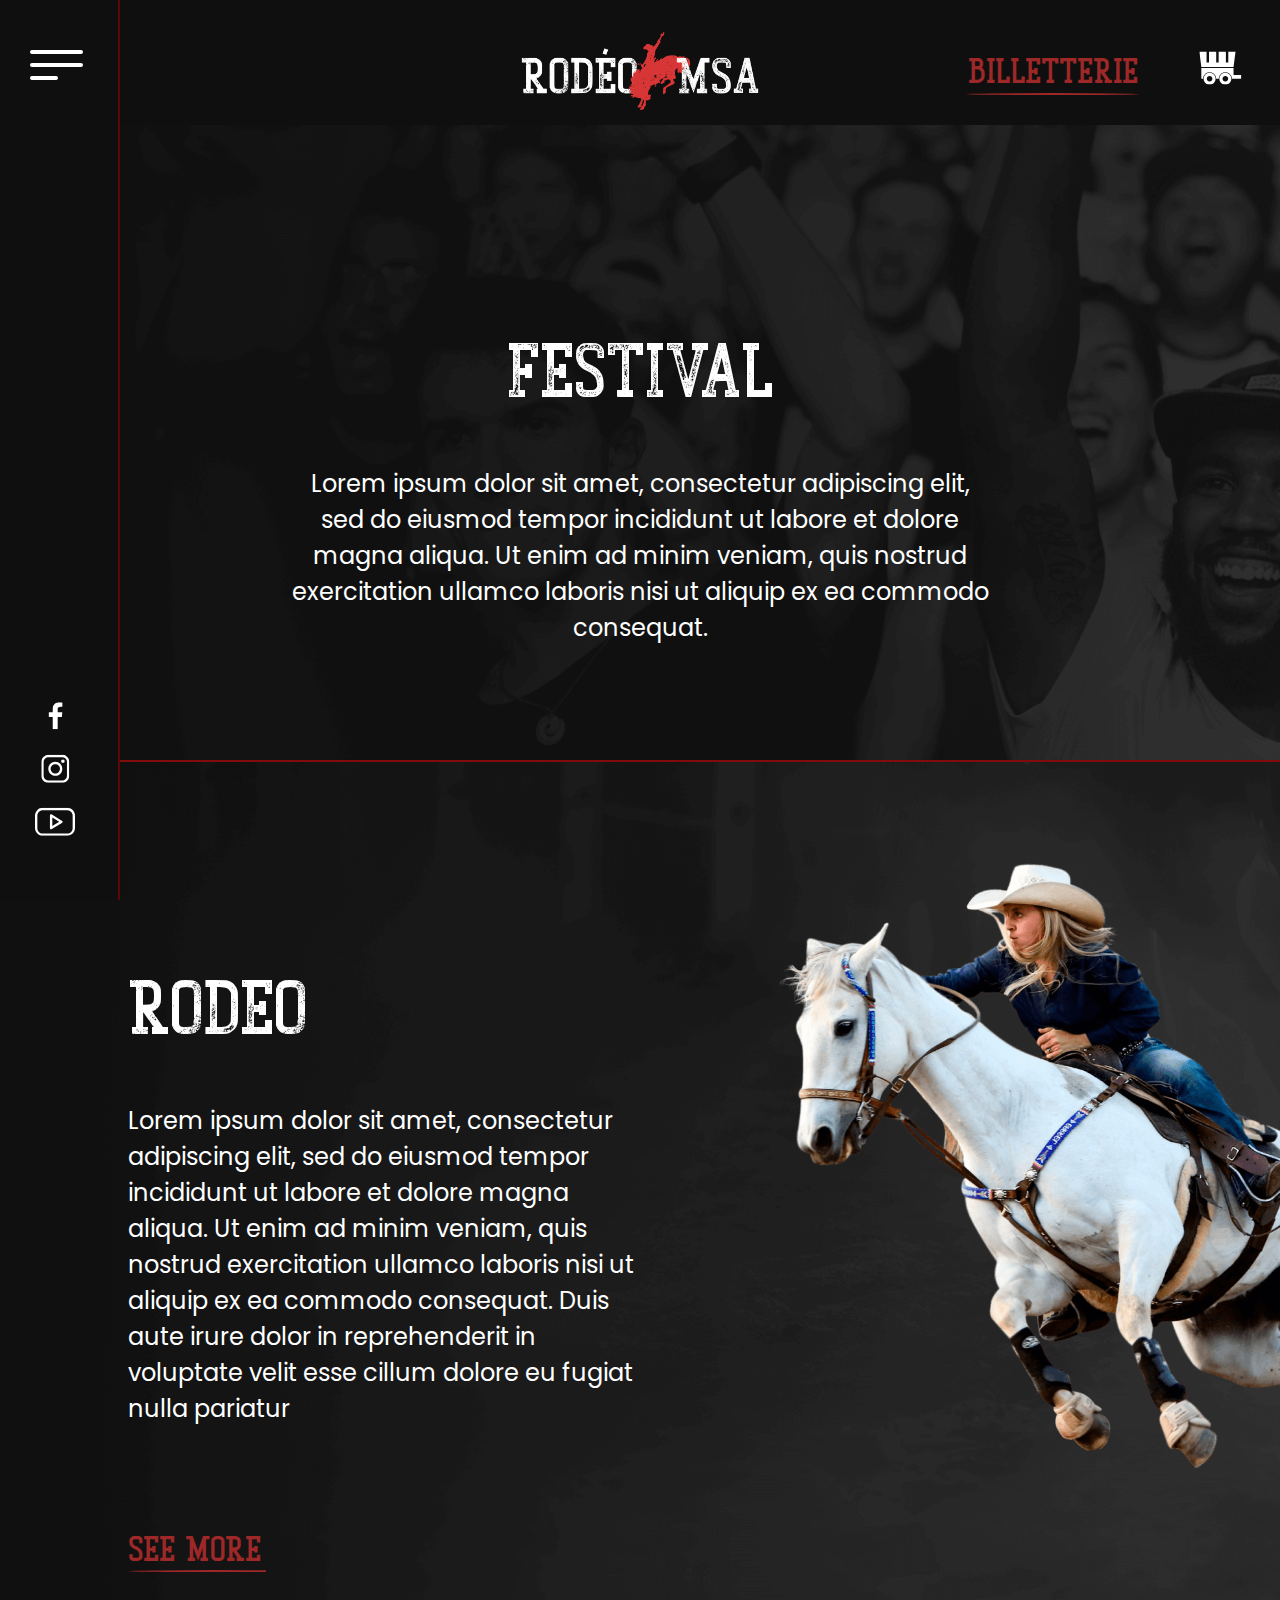
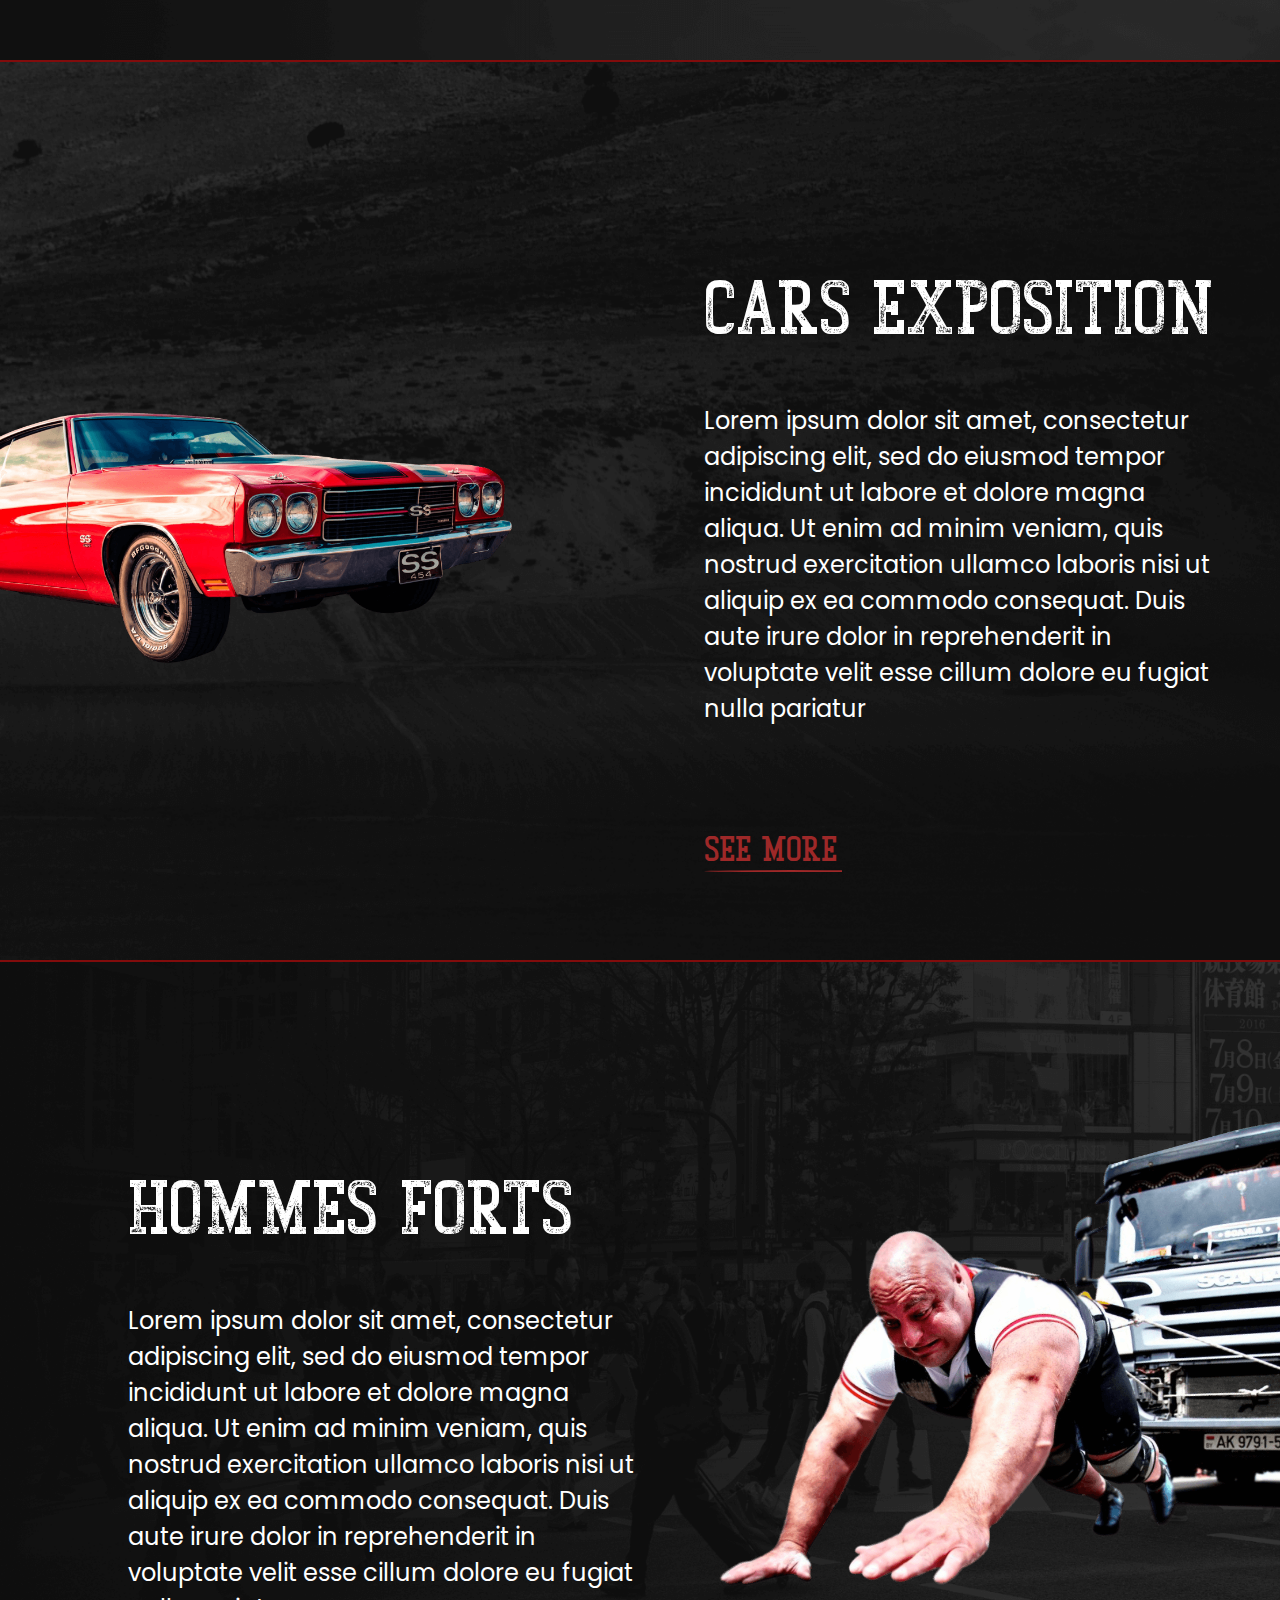
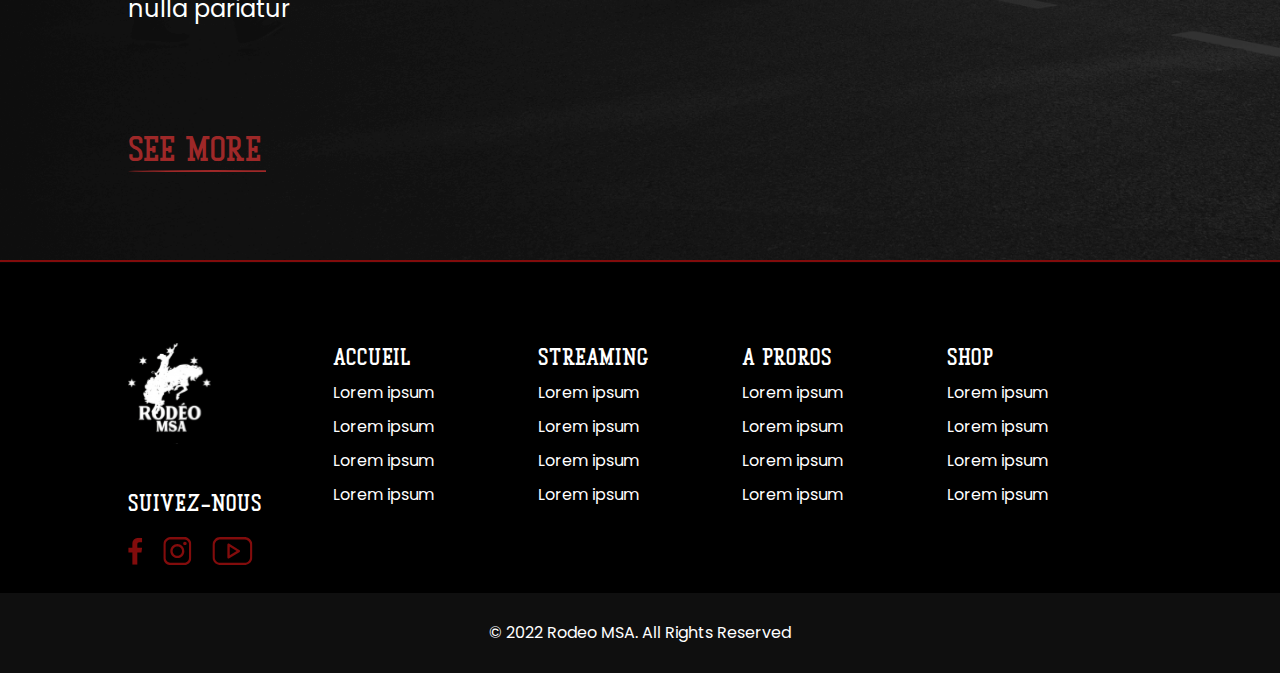
<file: festival.html>
<!DOCTYPE html>
<html lang="en">

<head>
    <meta charset="UTF-8">
    <meta http-equiv="X-UA-Compatible" content="IE=edge">
    <meta name="viewport" content="width=device-width, initial-scale=1.0">
    <title>Rodeo - Festival</title>
    <link rel="preconnect" href="https://fonts.googleapis.com">
    <link rel="preconnect" href="https://fonts.gstatic.com" crossorigin>
    <link href="https://fonts.googleapis.com/css2?family=Poppins&display=swap" rel="stylesheet">
    <link rel="stylesheet" href="style/style.css">
</head>

<body>
    <!-- MENU -->
    <div class="menu">
        <ul>
            <li>
                <div class="menu__hamburger main__menu">
                    <svg width="53" height="30" viewBox="0 0 53 30" fill="none" xmlns="http://www.w3.org/2000/svg">
                    <rect class="hamburger__line" width="53" height="4" rx="2" fill="white"/>
                    <rect class="hamburger__line" y="13" width="53" height="4" rx="2" fill="white"/>
                    <rect class="hamburger__line" y="26" width="28" height="4" rx="2" fill="white"/>
                    </svg>
                </div>
            </li>
            <li>
                <a class="logotype" href="/">
                    <img src="images/logotype.png" alt="Logotype">
                </a>
            </li>
            <li>
                <div class="menu__buttons">
                    <a href="#">
                        <p>billetterie</p>
                        <img src="images/button_line.svg" alt="Button Line">
                    </a>
                    <a class="menu__cart" href="/cart">
                        <svg width="54" height="36" viewBox="0 0 54 36" fill="none" xmlns="http://www.w3.org/2000/svg">
                    <g clip-path="url(#clip0_1_4115)">
                    <g clip-path="url(#clip1_1_4115)">
                    <path class="menu__cart_icon" d="M36.3014 2.59668V13.5996H33.8834V2.59668H26.6437V13.5996H24.2257V2.59668H16.9859V13.5996H14.5679V2.59668H7.32812L9.34119 18.0013H13.6817H14.5679H16.9859H24.2257H26.6437H33.8834H36.3014H38.2977H41.5282L43.5412 2.59668H36.3014Z" fill="white"/>
                    <path class="menu__cart_icon" d="M33.3318 23.8701C31.7442 23.8701 30.2216 24.4878 29.099 25.5872C27.9764 26.6867 27.3457 28.1779 27.3457 29.7327C27.3457 31.2877 27.9763 32.779 29.0989 33.8786C30.2215 34.9783 31.7441 35.5962 33.3318 35.5966C34.9198 35.5966 36.4427 34.9788 37.5656 33.8791C38.6885 32.7794 39.3193 31.2879 39.3193 29.7327C39.3193 28.9627 39.1644 28.2003 38.8635 27.4889C38.5626 26.7775 38.1215 26.1312 37.5655 25.5868C37.0095 25.0424 36.3495 24.6106 35.623 24.316C34.8966 24.0215 34.1181 23.87 33.3318 23.8701ZM33.3318 32.486C32.5869 32.486 31.8725 32.1962 31.3458 31.6803C30.819 31.1644 30.5231 30.4648 30.5231 29.7352C30.5231 29.0057 30.819 28.306 31.3458 27.7902C31.8725 27.2743 32.5869 26.9845 33.3318 26.9845C33.7008 26.9843 34.0662 27.0554 34.4071 27.1935C34.748 27.3317 35.0578 27.5343 35.3187 27.7897C35.5797 28.0452 35.7867 28.3485 35.9279 28.6823C36.0692 29.0161 36.1418 29.3739 36.1418 29.7352C36.1412 30.4646 35.8448 31.1638 35.3178 31.6791C34.7909 32.1945 34.0765 32.4838 33.3318 32.4835V32.486Z" fill="white"/>
                    <path class="menu__cart_icon" d="M17.5955 23.8701C16.8094 23.87 16.0309 24.0215 15.3045 24.316C14.5782 24.6106 13.9182 25.0424 13.3623 25.5869C12.8064 26.1313 12.3655 26.7776 12.0647 27.489C11.7639 28.2004 11.6092 28.9628 11.6094 29.7327C11.6092 30.5027 11.7639 31.2652 12.0647 31.9766C12.3654 32.688 12.8063 33.3345 13.3622 33.879C13.9181 34.4235 14.5781 34.8555 15.3044 35.1502C16.0308 35.4449 16.8093 35.5966 17.5955 35.5966C19.1835 35.5966 20.7064 34.9788 21.8293 33.8791C22.9521 32.7794 23.5829 31.2879 23.5829 29.7327C23.5829 28.9627 23.4281 28.2003 23.1272 27.4889C22.8262 26.7775 22.3852 26.1312 21.8292 25.5868C21.2732 25.0424 20.6131 24.6106 19.8867 24.316C19.1603 24.0215 18.3817 23.87 17.5955 23.8701ZM17.5955 32.486C16.8506 32.486 16.1362 32.1962 15.6095 31.6803C15.0827 31.1644 14.7868 30.4648 14.7868 29.7352C14.7868 29.0057 15.0827 28.306 15.6095 27.7902C16.1362 27.2743 16.8506 26.9845 17.5955 26.9845C18.3404 26.9845 19.0548 27.2743 19.5816 27.7902C20.1083 28.306 20.4042 29.0057 20.4042 29.7352C20.4035 30.4643 20.1073 31.1634 19.5807 31.6787C19.054 32.194 18.34 32.4835 17.5955 32.4835V32.486Z" fill="white"/>
                    <path class="menu__cart_icon" d="M41.5403 26.0431V18.8906H9.32617V29.7327H11.0223C11.0223 28.8871 11.1923 28.0498 11.5227 27.2685C11.8532 26.4873 12.3375 25.7775 12.948 25.1795C13.5585 24.5816 14.2833 24.1073 15.081 23.7837C15.8787 23.4601 16.7336 23.2936 17.5971 23.2936C18.4605 23.2936 19.3154 23.4601 20.1131 23.7837C20.9108 24.1073 21.6356 24.5816 22.2461 25.1795C22.8567 25.7775 23.341 26.4873 23.6714 27.2685C24.0018 28.0498 24.1718 28.8871 24.1718 29.7327H26.7593C26.7593 28.8871 26.9294 28.0498 27.2598 27.2685C27.5902 26.4873 28.0745 25.7775 28.685 25.1795C29.2956 24.5816 30.0204 24.1073 30.818 23.7837C31.6157 23.4601 32.4707 23.2936 33.3341 23.2936C34.1976 23.2934 35.0527 23.4598 35.8506 23.7834C36.6484 24.1069 37.3734 24.5812 37.984 25.1791C38.5947 25.777 39.0791 26.4869 39.4096 27.2682C39.7401 28.0496 39.9102 28.887 39.9102 29.7327H49.3312V26.0431H41.5403Z" fill="white"/>
                    </g>
                    </g>
                    <defs>
                    <clipPath id="clip0_1_4115">
                    <rect width="53" height="35" fill="white" transform="translate(0.328125 0.59668)"/>
                    </clipPath>
                    <clipPath id="clip1_1_4115">
                    <rect width="42" height="33" fill="white" transform="translate(7.32812 2.59668)"/>
                    </clipPath>
                    </defs>
                </svg>
                    </a>
                </div>
            </li>
        </ul>
    </div>

    <!-- FESTIVAL BODY -->

    <section class="festival">
        <div class="festival__wrapper">
            <h1>Festival</h1>
            <p>Lorem ipsum dolor sit amet, consectetur adipiscing elit, sed do eiusmod tempor incididunt ut labore et dolore magna aliqua. Ut enim ad minim veniam, quis nostrud exercitation ullamco laboris nisi ut aliquip ex ea commodo consequat. </p>
        </div>
    </section>

    <!-- FESTIVAL: RODEO -->

    <section class="f_rodeo">
        <div class="f_section">
            <div class="f__section_text">
                <h1>Rodeo</h1>
                <p>Lorem ipsum dolor sit amet, consectetur adipiscing elit, sed do eiusmod tempor incididunt ut labore et dolore magna aliqua. Ut enim ad minim veniam, quis nostrud exercitation ullamco laboris nisi ut aliquip ex ea commodo consequat. Duis
                    aute irure dolor in reprehenderit in voluptate velit esse cillum dolore eu fugiat nulla pariatur</p>
                <a href="#">
                    <div class="red__btn">
                        <p>see more</p>
                    </div>
                </a>
            </div>
        </div>
        <img class="f_rodeo__img" src="images/homepage_horse.png" alt="Rodeo">
    </section>

    <!-- FESTIVAL: RODEO -->

    <section class="f_cars">
        <img class="f_cars__img" src="images/festival/f_cars.png" alt="Rodeo">
        <div class="f_section">
            <div class="f__section_text f_left">
                <h1>cars exposition</h1>
                <p>Lorem ipsum dolor sit amet, consectetur adipiscing elit, sed do eiusmod tempor incididunt ut labore et dolore magna aliqua. Ut enim ad minim veniam, quis nostrud exercitation ullamco laboris nisi ut aliquip ex ea commodo consequat. Duis
                    aute irure dolor in reprehenderit in voluptate velit esse cillum dolore eu fugiat nulla pariatur</p>
                <a href="#">
                    <div class="red__btn">
                        <p>see more</p>
                    </div>
                </a>
            </div>
        </div>
        <img class="f_cars__img f__cars_mb" src="images/festival/f_cars.png" alt="Rodeo">
    </section>

    <!-- FESTIVAL: STRONG MAN -->

    <section class="f_man">
        <div class="f_section">
            <div class="f__section_text">
                <h1>Hommes forts</h1>
                <p>Lorem ipsum dolor sit amet, consectetur adipiscing elit, sed do eiusmod tempor incididunt ut labore et dolore magna aliqua. Ut enim ad minim veniam, quis nostrud exercitation ullamco laboris nisi ut aliquip ex ea commodo consequat. Duis
                    aute irure dolor in reprehenderit in voluptate velit esse cillum dolore eu fugiat nulla pariatur</p>
                <a href="#">
                    <div class="red__btn">
                        <p>see more</p>
                    </div>
                </a>
            </div>
        </div>
        <img class="f_rodeo__img" src="images/festival/f_man.png" alt="Rodeo">
    </section>


    <!-- FOOTER -->

    <footer>
        <div class="footer__container">
            <div class="footer__block">
                <img src="images/footer__logo.svg" alt="Footer logo">
                <p>SUIVEZ-NOUS</p>
                <div class="footer__block_media">
                    <a href="#"><svg width="15" height="28" viewBox="0 0 15 28" fill="none" xmlns="http://www.w3.org/2000/svg">
                        <g clip-path="url(#clip0_39_1646)">
                        <path d="M14.2296 0.976867V5.26927C13.8955 5.26927 13.5719 5.26927 13.2495 5.26927C12.5558 5.27984 11.8601 5.26927 11.1676 5.31364C10.0362 5.38548 9.4304 5.91794 9.36062 7.04624C9.28766 8.23581 9.34476 9.43279 9.34476 10.6667H14.0721C13.8606 12.2842 13.6607 13.8583 13.4524 15.4694H9.3215V27.7772H4.36477V15.4821H0.228516V10.6688H4.36477V10.3244C4.36477 9.07676 4.34045 7.82697 4.39015 6.58034C4.45041 5.077 4.88921 3.69514 5.94336 2.56579C6.8442 1.60018 7.98081 1.08674 9.26651 0.891293C10.7045 0.680001 12.1446 0.817341 13.5825 0.917705C13.795 0.932495 14.0118 0.956794 14.2296 0.976867Z" fill="#820C0C"/>
                        </g>
                        <defs>
                        <clipPath id="clip0_39_1646">
                        <rect width="14" height="27" fill="white" transform="translate(0.230469 0.77832)"/>
                        </clipPath>
                        </defs>
                        </svg>
                    </a>
                    <a href="#"><svg width="29" height="29" viewBox="0 0 29 29" fill="none" xmlns="http://www.w3.org/2000/svg">
                        <g clip-path="url(#clip0_39_1648)">
                        <path d="M0.336882 14.0795C0.336882 11.8106 0.317179 9.54168 0.336882 7.27387C0.369722 4.23296 1.77197 2.03523 4.50531 0.70367C5.4002 0.28493 6.37891 0.0763078 7.36671 0.0937356C12.0036 0.0937356 16.6406 0.0838803 21.2775 0.0937356C22.7693 0.0856594 24.2247 0.554155 25.4318 1.43101C26.6389 2.30787 27.5347 3.5473 27.9888 4.96882C28.2177 5.6813 28.3307 6.42589 28.3237 7.17422C28.3237 11.7843 28.3237 16.394 28.3237 21.0034C28.3237 24.1264 26.4125 26.7622 23.4547 27.7477C22.743 27.979 21.9984 28.0929 21.2501 28.085C16.6402 28.085 12.031 28.085 7.42254 28.085C4.29732 28.085 1.66798 26.1829 0.674042 23.2219C0.436295 22.4835 0.321277 21.7111 0.333595 20.9355C0.337244 18.6505 0.338342 16.3652 0.336882 14.0795ZM14.3046 25.7405V25.7526C16.5913 25.7526 18.878 25.7679 21.1637 25.7416C21.727 25.744 22.2874 25.6602 22.8253 25.493C24.7727 24.836 25.979 23.1289 25.9845 21.0439C25.9954 16.4068 25.9954 11.7712 25.9845 7.13699C25.9859 6.79126 25.9492 6.44642 25.875 6.10875C25.3671 3.88912 23.5456 2.44696 21.2326 2.44258C16.6351 2.43382 12.035 2.43674 7.4324 2.45134C6.88707 2.45309 6.34517 2.53802 5.82544 2.7032C3.99299 3.2978 2.65097 5.07833 2.66739 7.2454C2.69257 11.8095 2.67394 16.3736 2.67832 20.9333C2.67923 21.2428 2.70045 21.5519 2.74182 21.8586C3.01439 23.9151 4.95957 25.7033 7.03393 25.7339C9.45748 25.7679 11.881 25.7405 14.3046 25.7405Z" fill="#820C0C"/>
                        <path d="M21.3283 14.1324C21.2889 18.0088 18.1133 21.1406 14.2788 21.0913C10.407 21.0388 7.29602 17.8872 7.33433 14.0546C7.37374 10.1771 10.546 7.04642 14.3839 7.09679C18.2567 7.14826 21.3677 10.3009 21.3283 14.1324ZM14.3313 9.43578C13.72 9.43463 13.1144 9.55411 12.5493 9.78737C11.9842 10.0206 11.4706 10.3631 11.038 10.7952C10.6053 11.2273 10.2621 11.7405 10.028 12.3054C9.79389 12.8703 9.67346 13.4759 9.67361 14.0875C9.67174 14.699 9.79046 15.305 10.023 15.8705C10.2555 16.4361 10.5972 16.9503 11.0287 17.3836C11.4601 17.8169 11.9727 18.1608 12.5372 18.3957C13.1016 18.6306 13.7069 18.7517 14.3182 18.7523C14.9317 18.7551 15.5397 18.6363 16.1071 18.403C16.6746 18.1696 17.1902 17.8262 17.6244 17.3926C18.0586 16.959 18.4027 16.4437 18.6369 15.8765C18.8711 15.3092 18.9908 14.7012 18.989 14.0875C18.9893 13.4759 18.869 12.8702 18.6349 12.3052C18.4009 11.7402 18.0577 11.227 17.625 10.7949C17.1923 10.3628 16.6787 10.0203 16.1135 9.78708C15.5483 9.55386 14.9427 9.43448 14.3313 9.43578Z" fill="#820C0C"/>
                        <path d="M21.9058 8.25392C21.6779 8.25392 21.4523 8.20897 21.2418 8.12167C21.0312 8.03436 20.84 7.9064 20.679 7.7451C20.5179 7.58381 20.3902 7.39234 20.3032 7.18164C20.2162 6.97095 20.1716 6.74516 20.1719 6.51719C20.1719 6.05252 20.3564 5.60688 20.6849 5.27831C21.0133 4.94973 21.4588 4.76514 21.9233 4.76514C22.3835 4.7711 22.8232 4.95672 23.1486 5.2824C23.474 5.60807 23.6592 6.04804 23.6649 6.50843C23.664 6.73861 23.6178 6.96636 23.529 7.17867C23.4401 7.39098 23.3102 7.58369 23.1469 7.74579C22.9835 7.90788 22.7898 8.03619 22.5769 8.12338C22.3639 8.21057 22.1359 8.25493 21.9058 8.25392Z" fill="#820C0C"/>
                        </g>
                        <defs>
                        <clipPath id="clip0_39_1648">
                        <rect width="28" height="28" fill="white" transform="translate(0.328125 0.0927734)"/>
                        </clipPath>
                        </defs>
                        </svg>
                    </a>
                    <a href="#">
                        <svg width="41" height="29" viewBox="0 0 41 29" fill="none" xmlns="http://www.w3.org/2000/svg">
                            <g clip-path="url(#clip0_39_1652)">
                            <path d="M20.407 28.0848C16.426 28.0848 12.4435 28.0848 8.4626 28.0848C4.83974 28.0739 1.82981 25.9194 0.800964 22.5611C0.574135 21.8162 0.454101 21.043 0.444459 20.2644C0.411623 16.1541 0.41634 12.0453 0.431976 7.93495C0.427703 5.87953 1.23479 3.90546 2.67789 2.4417C4.121 0.977946 6.08347 0.142773 8.13893 0.117651C12.517 0.0629304 16.8826 0.10201 21.2544 0.100446C24.9633 0.100446 28.6721 0.100446 32.381 0.100446C36.0085 0.11139 39.0106 2.26115 40.0426 5.62415C40.2663 6.34292 40.3858 7.09003 40.3976 7.8427C40.432 12.0046 40.4356 16.166 40.4085 20.3269C40.3835 24.5233 36.978 28.0019 32.7828 28.0582C28.6596 28.1145 24.5333 28.0707 20.4085 28.0707L20.407 28.0848ZM20.4226 2.44407C16.4276 2.44407 12.4326 2.44407 8.4376 2.44407C5.15404 2.45189 2.77894 4.85024 2.77737 8.11787C2.77737 12.1235 2.77737 16.129 2.77737 20.1346C2.77737 23.2615 5.15091 25.7146 8.28124 25.724C16.3744 25.749 24.4687 25.749 32.5639 25.724C35.6911 25.7146 38.0631 23.2678 38.0678 20.1346C38.0678 16.103 38.0678 12.0708 38.0678 8.03813C38.0708 7.63548 38.0321 7.23361 37.9521 6.83896C37.3876 4.2061 35.2001 2.45189 32.4513 2.44407C28.4391 2.43938 24.4316 2.44877 20.4226 2.44877V2.44407Z" fill="#820C0C"/>
                            <path d="M15.3637 14.0043C15.3637 11.9197 15.3637 9.83926 15.3637 7.76299C15.3637 7.1376 15.6326 6.71391 16.1267 6.52473C16.5723 6.35275 16.9586 6.4919 17.3401 6.73267C19.7021 8.22213 22.0674 9.70897 24.4357 11.1932C25.4036 11.8014 26.3745 12.4049 27.3393 13.0193C28.304 13.6338 28.2853 14.6078 27.3221 15.1988C23.9864 17.2428 20.6507 19.2852 17.3151 21.326C16.8726 21.5965 16.43 21.7059 15.9578 21.4323C15.4856 21.1587 15.3559 20.7209 15.3574 20.205C15.3668 18.1381 15.3637 16.0712 15.3637 14.0043ZM17.7435 9.75483V18.3148L24.6436 14.0934L17.7435 9.75483Z" fill="#820C0C"/>
                            </g>
                            <defs>
                            <clipPath id="clip0_39_1652">
                            <rect width="40" height="28" fill="white" transform="translate(0.423828 0.0927734)"/>
                            </clipPath>
                            </defs>
                            </svg>
                    </a>
                </div>
            </div>
            <div class="footer__block">
                <p class="footer__block_title">accueil</p>
                <div class="footer__links">
                    <a href="#">Lorem ipsum</a>
                    <a href="#">Lorem ipsum</a>
                    <a href="#">Lorem ipsum</a>
                    <a href="#">Lorem ipsum</a>
                </div>
            </div>
            <div class="footer__block">
                <p class="footer__block_title">STREAMING</p>
                <div class="footer__links">
                    <a href="#">Lorem ipsum</a>
                    <a href="#">Lorem ipsum</a>
                    <a href="#">Lorem ipsum</a>
                    <a href="#">Lorem ipsum</a>
                </div>
            </div>
            <div class="footer__block">
                <p class="footer__block_title">A PROROS</p>
                <div class="footer__links">
                    <a href="#">Lorem ipsum</a>
                    <a href="#">Lorem ipsum</a>
                    <a href="#">Lorem ipsum</a>
                    <a href="#">Lorem ipsum</a>
                </div>
            </div>
            <div class="footer__block">
                <p class="footer__block_title">SHOP</p>
                <div class="footer__links">
                    <a href="#">Lorem ipsum</a>
                    <a href="#">Lorem ipsum</a>
                    <a href="#">Lorem ipsum</a>
                    <a href="#">Lorem ipsum</a>
                </div>
            </div>
        </div>
        <div class="mb__footer">
            <img src="images/footer__logo.svg" alt="Logotype">
            <p>SUIVEZ-NOUS</p>
            <div class="footer__block_media">
                <a href="#"><svg width="15" height="28" viewBox="0 0 15 28" fill="none" xmlns="http://www.w3.org/2000/svg">
        <g clip-path="url(#clip0_39_1646)">
        <path d="M14.2296 0.976867V5.26927C13.8955 5.26927 13.5719 5.26927 13.2495 5.26927C12.5558 5.27984 11.8601 5.26927 11.1676 5.31364C10.0362 5.38548 9.4304 5.91794 9.36062 7.04624C9.28766 8.23581 9.34476 9.43279 9.34476 10.6667H14.0721C13.8606 12.2842 13.6607 13.8583 13.4524 15.4694H9.3215V27.7772H4.36477V15.4821H0.228516V10.6688H4.36477V10.3244C4.36477 9.07676 4.34045 7.82697 4.39015 6.58034C4.45041 5.077 4.88921 3.69514 5.94336 2.56579C6.8442 1.60018 7.98081 1.08674 9.26651 0.891293C10.7045 0.680001 12.1446 0.817341 13.5825 0.917705C13.795 0.932495 14.0118 0.956794 14.2296 0.976867Z" fill="#820C0C"/>
        </g>
        <defs>
        <clipPath id="clip0_39_1646">
        <rect width="14" height="27" fill="white" transform="translate(0.230469 0.77832)"/>
        </clipPath>
        </defs>
        </svg>
    </a>
                <a href="#"><svg width="29" height="29" viewBox="0 0 29 29" fill="none" xmlns="http://www.w3.org/2000/svg">
        <g clip-path="url(#clip0_39_1648)">
        <path d="M0.336882 14.0795C0.336882 11.8106 0.317179 9.54168 0.336882 7.27387C0.369722 4.23296 1.77197 2.03523 4.50531 0.70367C5.4002 0.28493 6.37891 0.0763078 7.36671 0.0937356C12.0036 0.0937356 16.6406 0.0838803 21.2775 0.0937356C22.7693 0.0856594 24.2247 0.554155 25.4318 1.43101C26.6389 2.30787 27.5347 3.5473 27.9888 4.96882C28.2177 5.6813 28.3307 6.42589 28.3237 7.17422C28.3237 11.7843 28.3237 16.394 28.3237 21.0034C28.3237 24.1264 26.4125 26.7622 23.4547 27.7477C22.743 27.979 21.9984 28.0929 21.2501 28.085C16.6402 28.085 12.031 28.085 7.42254 28.085C4.29732 28.085 1.66798 26.1829 0.674042 23.2219C0.436295 22.4835 0.321277 21.7111 0.333595 20.9355C0.337244 18.6505 0.338342 16.3652 0.336882 14.0795ZM14.3046 25.7405V25.7526C16.5913 25.7526 18.878 25.7679 21.1637 25.7416C21.727 25.744 22.2874 25.6602 22.8253 25.493C24.7727 24.836 25.979 23.1289 25.9845 21.0439C25.9954 16.4068 25.9954 11.7712 25.9845 7.13699C25.9859 6.79126 25.9492 6.44642 25.875 6.10875C25.3671 3.88912 23.5456 2.44696 21.2326 2.44258C16.6351 2.43382 12.035 2.43674 7.4324 2.45134C6.88707 2.45309 6.34517 2.53802 5.82544 2.7032C3.99299 3.2978 2.65097 5.07833 2.66739 7.2454C2.69257 11.8095 2.67394 16.3736 2.67832 20.9333C2.67923 21.2428 2.70045 21.5519 2.74182 21.8586C3.01439 23.9151 4.95957 25.7033 7.03393 25.7339C9.45748 25.7679 11.881 25.7405 14.3046 25.7405Z" fill="#820C0C"/>
        <path d="M21.3283 14.1324C21.2889 18.0088 18.1133 21.1406 14.2788 21.0913C10.407 21.0388 7.29602 17.8872 7.33433 14.0546C7.37374 10.1771 10.546 7.04642 14.3839 7.09679C18.2567 7.14826 21.3677 10.3009 21.3283 14.1324ZM14.3313 9.43578C13.72 9.43463 13.1144 9.55411 12.5493 9.78737C11.9842 10.0206 11.4706 10.3631 11.038 10.7952C10.6053 11.2273 10.2621 11.7405 10.028 12.3054C9.79389 12.8703 9.67346 13.4759 9.67361 14.0875C9.67174 14.699 9.79046 15.305 10.023 15.8705C10.2555 16.4361 10.5972 16.9503 11.0287 17.3836C11.4601 17.8169 11.9727 18.1608 12.5372 18.3957C13.1016 18.6306 13.7069 18.7517 14.3182 18.7523C14.9317 18.7551 15.5397 18.6363 16.1071 18.403C16.6746 18.1696 17.1902 17.8262 17.6244 17.3926C18.0586 16.959 18.4027 16.4437 18.6369 15.8765C18.8711 15.3092 18.9908 14.7012 18.989 14.0875C18.9893 13.4759 18.869 12.8702 18.6349 12.3052C18.4009 11.7402 18.0577 11.227 17.625 10.7949C17.1923 10.3628 16.6787 10.0203 16.1135 9.78708C15.5483 9.55386 14.9427 9.43448 14.3313 9.43578Z" fill="#820C0C"/>
        <path d="M21.9058 8.25392C21.6779 8.25392 21.4523 8.20897 21.2418 8.12167C21.0312 8.03436 20.84 7.9064 20.679 7.7451C20.5179 7.58381 20.3902 7.39234 20.3032 7.18164C20.2162 6.97095 20.1716 6.74516 20.1719 6.51719C20.1719 6.05252 20.3564 5.60688 20.6849 5.27831C21.0133 4.94973 21.4588 4.76514 21.9233 4.76514C22.3835 4.7711 22.8232 4.95672 23.1486 5.2824C23.474 5.60807 23.6592 6.04804 23.6649 6.50843C23.664 6.73861 23.6178 6.96636 23.529 7.17867C23.4401 7.39098 23.3102 7.58369 23.1469 7.74579C22.9835 7.90788 22.7898 8.03619 22.5769 8.12338C22.3639 8.21057 22.1359 8.25493 21.9058 8.25392Z" fill="#820C0C"/>
        </g>
        <defs>
        <clipPath id="clip0_39_1648">
        <rect width="28" height="28" fill="white" transform="translate(0.328125 0.0927734)"/>
        </clipPath>
        </defs>
        </svg>
    </a>
                <a href="#">
                    <svg width="41" height="29" viewBox="0 0 41 29" fill="none" xmlns="http://www.w3.org/2000/svg">
            <g clip-path="url(#clip0_39_1652)">
            <path d="M20.407 28.0848C16.426 28.0848 12.4435 28.0848 8.4626 28.0848C4.83974 28.0739 1.82981 25.9194 0.800964 22.5611C0.574135 21.8162 0.454101 21.043 0.444459 20.2644C0.411623 16.1541 0.41634 12.0453 0.431976 7.93495C0.427703 5.87953 1.23479 3.90546 2.67789 2.4417C4.121 0.977946 6.08347 0.142773 8.13893 0.117651C12.517 0.0629304 16.8826 0.10201 21.2544 0.100446C24.9633 0.100446 28.6721 0.100446 32.381 0.100446C36.0085 0.11139 39.0106 2.26115 40.0426 5.62415C40.2663 6.34292 40.3858 7.09003 40.3976 7.8427C40.432 12.0046 40.4356 16.166 40.4085 20.3269C40.3835 24.5233 36.978 28.0019 32.7828 28.0582C28.6596 28.1145 24.5333 28.0707 20.4085 28.0707L20.407 28.0848ZM20.4226 2.44407C16.4276 2.44407 12.4326 2.44407 8.4376 2.44407C5.15404 2.45189 2.77894 4.85024 2.77737 8.11787C2.77737 12.1235 2.77737 16.129 2.77737 20.1346C2.77737 23.2615 5.15091 25.7146 8.28124 25.724C16.3744 25.749 24.4687 25.749 32.5639 25.724C35.6911 25.7146 38.0631 23.2678 38.0678 20.1346C38.0678 16.103 38.0678 12.0708 38.0678 8.03813C38.0708 7.63548 38.0321 7.23361 37.9521 6.83896C37.3876 4.2061 35.2001 2.45189 32.4513 2.44407C28.4391 2.43938 24.4316 2.44877 20.4226 2.44877V2.44407Z" fill="#820C0C"/>
            <path d="M15.3637 14.0043C15.3637 11.9197 15.3637 9.83926 15.3637 7.76299C15.3637 7.1376 15.6326 6.71391 16.1267 6.52473C16.5723 6.35275 16.9586 6.4919 17.3401 6.73267C19.7021 8.22213 22.0674 9.70897 24.4357 11.1932C25.4036 11.8014 26.3745 12.4049 27.3393 13.0193C28.304 13.6338 28.2853 14.6078 27.3221 15.1988C23.9864 17.2428 20.6507 19.2852 17.3151 21.326C16.8726 21.5965 16.43 21.7059 15.9578 21.4323C15.4856 21.1587 15.3559 20.7209 15.3574 20.205C15.3668 18.1381 15.3637 16.0712 15.3637 14.0043ZM17.7435 9.75483V18.3148L24.6436 14.0934L17.7435 9.75483Z" fill="#820C0C"/>
            </g>
            <defs>
            <clipPath id="clip0_39_1652">
            <rect width="40" height="28" fill="white" transform="translate(0.423828 0.0927734)"/>
            </clipPath>
            </defs>
            </svg>
                </a>
            </div>
        </div>
        <div class="footer__bottom">
            <p>© 2022 Rodeo MSA. All Rights Reserved </p>
        </div>
    </footer>
    <!-- MENU BLOCK -->

    <div class="menu__block">
        <div class="menu__block_main">
            <div class="menu__block_header">
                <p>Rodéo MSA</p>
                <div class="menu__close">
                    <svg xmlns="http://www.w3.org/2000/svg" viewBox="0 0 320 512"><!--! Font Awesome Pro 6.0.0 by @fontawesome - https://fontawesome.com License - https://fontawesome.com/license (Commercial License) Copyright 2022 Fonticons, Inc. --><path d="M310.6 361.4c12.5 12.5 12.5 32.75 0 45.25C304.4 412.9 296.2 416 288 416s-16.38-3.125-22.62-9.375L160 301.3L54.63 406.6C48.38 412.9 40.19 416 32 416S15.63 412.9 9.375 406.6c-12.5-12.5-12.5-32.75 0-45.25l105.4-105.4L9.375 150.6c-12.5-12.5-12.5-32.75 0-45.25s32.75-12.5 45.25 0L160 210.8l105.4-105.4c12.5-12.5 32.75-12.5 45.25 0s12.5 32.75 0 45.25l-105.4 105.4L310.6 361.4z"/></svg>
                </div>
            </div>
            <ul>
                <li>
                    <a href="index.html">accueil</a>
                </li>
                <li class="menu__festival">
                    <a class="menu__festival_link" href="festival.html">Festival</a>
                    <svg class="submenu__open" width="36" height="37" viewBox="0 0 36 37" fill="none" xmlns="http://www.w3.org/2000/svg">
                    <g clip-path="url(#clip0_1_1171)">
                        <path class="menu__plus"
                            d="M14.8341 21.3519H14.3672C10.6532 21.3519 6.93914 21.3519 3.22509 21.3519C1.46721 21.3519 0.0637212 20.0244 0.00184379 18.3382C-0.0191971 17.9097 0.0473749 17.4813 0.197494 17.0793C0.347613 16.6774 0.578125 16.3103 0.874939 16.0004C1.17175 15.6906 1.52863 15.4445 1.92377 15.2773C2.31891 15.11 2.744 15.0251 3.17306 15.0278C5.86754 15.0151 8.56202 15.0278 11.2565 15.0278H14.8341V14.5862C14.8341 10.8609 14.8341 7.13276 14.8341 3.40886C14.8341 1.62848 16.2011 0.222178 17.928 0.194052C18.3512 0.183081 18.7724 0.257465 19.1662 0.412766C19.5601 0.568066 19.9187 0.801098 20.2205 1.09797C20.5224 1.39484 20.7614 1.74947 20.9232 2.1407C21.085 2.53193 21.1664 2.95175 21.1625 3.37511C21.1738 6.21023 21.1625 9.04534 21.1625 11.8804V15.0278H21.5774C25.3139 15.0278 29.0519 15.0278 32.7898 15.0278C33.6246 15.0153 34.4303 15.3337 35.0311 15.9134C35.6319 16.4931 35.9788 17.287 35.9962 18.1216C36.0053 18.5446 35.9292 18.965 35.7726 19.3579C35.6159 19.7509 35.3819 20.1083 35.0844 20.409C34.7868 20.7097 34.4319 20.9475 34.0406 21.1083C33.6493 21.269 33.2297 21.3495 32.8067 21.3449C29.6327 21.3561 26.4572 21.3449 23.2818 21.3449H21.1625V21.7668C21.1625 25.5033 21.1625 29.2413 21.1625 32.9793C21.1761 33.8114 20.8606 34.6152 20.2847 35.2159C19.7087 35.8166 18.9189 36.1656 18.0869 36.187C17.6672 36.1994 17.2492 36.1278 16.8575 35.9765C16.4658 35.8252 16.1082 35.5972 15.8058 35.3059C15.5033 35.0146 15.2621 34.6659 15.0962 34.2801C14.9303 33.8943 14.8431 33.4793 14.8398 33.0594C14.8229 30.7629 14.8398 28.4664 14.8398 26.1685C14.8398 24.7041 14.8398 23.2396 14.8398 21.7752L14.8341 21.3519Z"
                            fill="white" />
                    </g>
                    <defs>
                        <clipPath id="clip0_1_1171">
                            <rect width="36" height="36" fill="white" transform="translate(0 0.187012)" />
                        </clipPath>
                    </defs>
                </svg>
                    <svg class="submenu_close" style="display: none;" width="52" height="52" viewBox="0 0 52 52" fill="none" xmlns="http://www.w3.org/2000/svg">
                    <g clip-path="url(#clip0_1_1228)">
                        <path
                            d="M25.9992 30.7237L25.6691 31.0538C23.0428 33.68 20.4166 36.3063 17.7904 38.9325C16.5473 40.1755 14.6162 40.2292 13.3802 39.0807C13.0623 38.7925 12.8064 38.4425 12.6284 38.0522C12.4503 37.6618 12.3537 37.2392 12.3445 36.8102C12.3353 36.3813 12.4136 35.9549 12.5748 35.5573C12.7359 35.1596 12.9765 34.799 13.2817 34.4974C15.178 32.5832 17.0923 30.6869 18.9976 28.7816L21.5273 26.2518L21.2151 25.9396C18.5809 23.3054 15.9447 20.6692 13.3115 18.036C12.0526 16.7771 12.0248 14.8161 13.226 13.5751C13.5175 13.2681 13.8679 13.0229 14.2562 12.8542C14.6446 12.6855 15.0629 12.5967 15.4862 12.5932C15.9096 12.5897 16.3293 12.6715 16.7204 12.8337C17.1115 12.9959 17.4659 13.2352 17.7625 13.5373C19.7752 15.5341 21.772 17.5468 23.7767 19.5515L26.0022 21.777L26.2955 21.4836C28.9377 18.8415 31.5808 16.1983 34.2239 13.5552C34.8054 12.9562 35.6003 12.6115 36.435 12.5966C37.2697 12.5817 38.0764 12.8977 38.6789 13.4757C38.9843 13.7683 39.2279 14.1194 39.3949 14.508C39.562 14.8966 39.6493 15.3148 39.6515 15.7379C39.6537 16.1609 39.5709 16.58 39.4079 16.9704C39.2449 17.3607 39.0051 17.7143 38.7028 18.0102C36.4663 20.2625 34.213 22.4999 31.9676 24.7453L30.4691 26.2439L30.7674 26.5422C33.4095 29.1843 36.0527 31.8275 38.6958 34.4706C39.2938 35.0494 39.6391 35.8408 39.6566 36.6729C39.6741 37.5049 39.3624 38.3102 38.7893 38.9136C38.5012 39.2192 38.1551 39.4641 37.7711 39.6341C37.3871 39.8041 36.9731 39.8957 36.5532 39.9036C36.1334 39.9115 35.7162 39.8354 35.3261 39.68C34.936 39.5245 34.5809 39.2927 34.2816 38.9981C32.6458 37.3862 31.0339 35.7504 29.409 34.1255C28.3735 33.09 27.338 32.0545 26.3025 31.019L25.9992 30.7237Z"
                            fill="#820C0C" />
                    </g>
                    <defs>
                        <clipPath id="clip0_1_1228">
                            <rect width="36" height="36" fill="white"
                                transform="translate(0.544922 26.2468) rotate(-45)" />
                        </clipPath>
                    </defs>
                </svg>

                </li>
                <li>
                    <a href="streaming.html">STREAMING</a>

                </li>
                <li>
                    <a href="about.html">A PROROS</a>
                </li>
                <li>
                    <a href="shop.html">SHOP</a>
                </li>
            </ul>
            <div class="menu__media">
                <a href="#"><svg width="15" height="28" class="media__image" viewBox="0 0 15 28" fill="none"
                    xmlns="http://www.w3.org/2000/svg">
                    <g clip-path="url(#clip0_1_1177)">
                        <path class="media__image"
                            d="M14.5968 0.538268V4.83067C14.2627 4.83067 13.9391 4.83067 13.6166 4.83067C12.923 4.84124 12.2273 4.83067 11.5348 4.87505C10.4034 4.94689 9.79759 5.47934 9.72781 6.60764C9.65485 7.79722 9.71194 8.99419 9.71194 10.2281H14.4392C14.2278 11.8456 14.0279 13.4197 13.8196 15.0308H9.68868V27.3386H4.73196V15.0435H0.595703V10.2303H4.73196V9.88584C4.73196 8.63816 4.70764 7.38837 4.75733 6.14174C4.8176 4.6384 5.2564 3.25655 6.31055 2.12719C7.21138 1.16158 8.348 0.64814 9.6337 0.452695C11.0717 0.241402 12.5117 0.378742 13.9497 0.479106C14.1622 0.493897 14.379 0.518195 14.5968 0.538268Z"
                            fill="white" />
                    </g>
                    <defs>
                        <clipPath id="clip0_1_1177">
                            <rect width="14" height="27" fill="white" transform="translate(0.597656 0.3396)" />
                        </clipPath>
                    </defs>
                </svg>
            </a>
                <a href="#"><svg width="29" height="29" class="media__image" viewBox="0 0 29 29" fill="none"
                    xmlns="http://www.w3.org/2000/svg">
                    <g clip-path="url(#clip0_1_1179)">
                        <path class="media__image"
                            d="M0.305632 14.8263C0.305632 12.5574 0.285929 10.2885 0.305632 8.02069C0.338472 4.97979 1.74072 2.78206 4.47406 1.4505C5.36895 1.03176 6.34766 0.823134 7.33546 0.840562C11.9724 0.840562 16.6093 0.830706 21.2463 0.840562C22.738 0.832486 24.1934 1.30098 25.4006 2.17784C26.6077 3.05469 27.5035 4.29412 27.9575 5.71565C28.1864 6.42812 28.2995 7.17272 28.2925 7.92104C28.2925 12.5311 28.2925 17.1409 28.2925 21.7502C28.2925 24.8733 26.3812 27.509 23.4235 28.4945C22.7118 28.7259 21.9672 28.8398 21.2189 28.8318C16.609 28.8318 11.9998 28.8318 7.39129 28.8318C4.26607 28.8318 1.63673 26.9297 0.642792 23.9688C0.405045 23.2304 0.290027 22.458 0.302345 21.6823C0.305994 19.3974 0.307092 17.112 0.305632 14.8263ZM14.2733 26.4873V26.4994C16.56 26.4994 18.8468 26.5147 21.1324 26.4884C21.6957 26.4908 22.2561 26.407 22.7941 26.2399C24.7415 25.5828 25.9478 23.8757 25.9532 21.7907C25.9642 17.1536 25.9642 12.518 25.9532 7.88382C25.9547 7.53808 25.918 7.19325 25.8438 6.85558C25.3359 4.63595 23.5143 3.19379 21.2014 3.18941C16.6038 3.18065 12.0038 3.18357 7.40115 3.19817C6.85582 3.19991 6.31392 3.28484 5.79419 3.45002C3.96174 4.04463 2.61972 5.82515 2.63614 7.99222C2.66132 12.5563 2.64269 17.1204 2.64707 21.6801C2.64798 21.9896 2.6692 22.2987 2.71057 22.6054C2.98314 24.6619 4.92832 26.4501 7.00268 26.4808C9.42623 26.5147 11.8498 26.4873 14.2733 26.4873Z"
                            fill="white" />
                        <path class="media__image"
                            d="M21.299 14.8792C21.2596 18.7556 18.084 21.8874 14.2495 21.8381C10.3777 21.7856 7.26672 18.6341 7.30504 14.8015C7.34444 10.9239 10.5167 7.79325 14.3546 7.84362C18.2274 7.89508 21.3384 11.0477 21.299 14.8792ZM14.302 10.1826C13.6907 10.1815 13.0851 10.3009 12.52 10.5342C11.9549 10.7675 11.4413 11.1099 11.0087 11.542C10.576 11.9741 10.2328 12.4873 9.99871 13.0522C9.76459 13.6172 9.64417 14.2227 9.64431 14.8343C9.64244 15.4459 9.76117 16.0518 9.99369 16.6174C10.2262 17.183 10.5679 17.6971 10.9994 18.1304C11.4308 18.5637 11.9434 18.9077 12.5079 19.1425C13.0723 19.3774 13.6776 19.4986 14.2889 19.4991C14.9024 19.5019 15.5104 19.3832 16.0778 19.1498C16.6453 18.9164 17.1609 18.5731 17.5951 18.1394C18.0293 17.7058 18.3734 17.1905 18.6076 16.6233C18.8418 16.056 18.9615 15.448 18.9597 14.8343C18.96 14.2227 18.8397 13.6171 18.6056 13.0521C18.3716 12.4871 18.0284 11.9738 17.5957 11.5417C17.163 11.1096 16.6494 10.7671 16.0842 10.5339C15.519 10.3007 14.9134 10.1813 14.302 10.1826Z"
                            fill="white" />
                        <path class="media__image"
                            d="M21.8746 9.00074C21.6467 9.00074 21.421 8.9558 21.2105 8.8685C21 8.78119 20.8087 8.65323 20.6477 8.49193C20.4867 8.33063 20.359 8.13916 20.272 7.92847C20.185 7.71777 20.1403 7.49198 20.1406 7.26402C20.1406 6.79934 20.3252 6.35371 20.6536 6.02513C20.9821 5.69656 21.4276 5.51196 21.8921 5.51196C22.3523 5.51793 22.792 5.70355 23.1173 6.02922C23.4427 6.3549 23.628 6.79486 23.6336 7.25526C23.6328 7.48544 23.5866 7.71318 23.4977 7.92549C23.4088 8.1378 23.279 8.33051 23.1156 8.49261C22.9523 8.65471 22.7586 8.78302 22.5456 8.87021C22.3327 8.95739 22.1047 9.00175 21.8746 9.00074Z"
                            fill="white" />
                    </g>
                    <defs>
                        <clipPath id="clip0_1_1179">
                            <rect width="28" height="28" fill="white" transform="translate(0.298828 0.8396)" />
                        </clipPath>
                    </defs>
                </svg>
            </a>
                <a href="#"><svg width="40" height="29" viewBox="0 0 40 29" fill="none"
                    xmlns="http://www.w3.org/2000/svg">
                    <g clip-path="url(#clip0_1_1183)">
                        <path class="media__image"
                            d="M19.9831 28.8316C16.0022 28.8316 12.0197 28.8316 8.03877 28.8316C4.41591 28.8207 1.40598 26.6663 0.377136 23.3079C0.150307 22.5631 0.0302733 21.7898 0.0206304 21.0112C-0.0122052 16.9009 -0.0074884 12.7921 0.0081476 8.68178C0.0038746 6.62636 0.810964 4.65229 2.25407 3.18853C3.69717 1.72477 5.65965 0.8896 7.7151 0.864478C12.0932 0.809757 16.4588 0.848836 20.8306 0.847272C24.5394 0.847272 28.2483 0.847272 31.9572 0.847272C35.5847 0.858217 38.5868 3.00798 39.6188 6.37098C39.8425 7.08975 39.962 7.83686 39.9737 8.58953C40.0081 12.7515 40.0118 16.9129 39.9847 21.0737C39.9597 25.2701 36.5541 28.7488 32.359 28.8051C28.2358 28.8613 24.1095 28.8176 19.9847 28.8176L19.9831 28.8316ZM19.9987 3.1909C16.0037 3.1909 12.0088 3.1909 8.01377 3.1909C4.73021 3.19871 2.35511 5.59707 2.35355 8.8647C2.35355 12.8703 2.35355 16.8759 2.35355 20.8814C2.35355 24.0084 4.72708 26.4614 7.85741 26.4708C15.9506 26.4958 24.0448 26.4958 32.1401 26.4708C35.2673 26.4614 37.6393 24.0146 37.644 20.8814C37.644 16.8498 37.644 12.8176 37.644 8.78496C37.647 8.38231 37.6082 7.98043 37.5283 7.58579C36.9638 4.95292 34.7763 3.19871 32.0275 3.1909C28.0153 3.18621 24.0078 3.19559 19.9987 3.19559V3.1909Z"
                            fill="white" />
                        <path class="media__image"
                            d="M14.9399 14.7511C14.9399 12.6665 14.9399 10.5861 14.9399 8.50981C14.9399 7.88443 15.2088 7.46073 15.7029 7.27155C16.1485 7.09957 16.5347 7.23872 16.9162 7.4795C19.2783 8.96895 21.6435 10.4558 24.0119 11.94C24.9797 12.5482 25.9507 13.1517 26.9155 13.7662C27.8802 14.3806 27.8615 15.3546 26.8983 15.9456C23.5626 17.9896 20.2269 20.032 16.8912 22.0728C16.4487 22.3433 16.0062 22.4528 15.534 22.1791C15.0618 21.9055 14.932 21.4678 14.9336 20.9518C14.943 18.8849 14.9399 16.818 14.9399 14.7511ZM17.3197 10.5017V19.0616L24.2198 14.8403L17.3197 10.5017Z"
                            fill="white" />
                    </g>
                    <defs>
                        <clipPath id="clip0_1_1183">
                            <rect width="40" height="28" fill="white" transform="translate(0 0.8396)" />
                        </clipPath>
                    </defs>
                </svg>
            </a>
            </div>
            <div class="menu__email">
                <p class="menu__email_title">Email</p>
                <a href="mailto:rodeomsa@gmail.com">rodeomsa@gmail.com</a>
            </div>
        </div>
        <div class="menu__block_content">
            <div class="menu__submenu__wrapper">
                <ul class="menu__submenu">
                    <li><a href="rodeo.html">Rodeo</a></li>
                    <li><a href="cars.html">cars exposition</a></li>
                    <li><a href="strongmans.html">hommes forts</a></li>
                </ul>
            </div>
        </div>
    </div>

    <!-- MENU -->

    <div class="fixed__menu">
        <div class="menu__hamburger">
            <svg width="53" height="30" viewBox="0 0 53 30" fill="none" xmlns="http://www.w3.org/2000/svg">
        <rect class="hamburger__line" width="53" height="4" rx="2" fill="white"/>
        <rect class="hamburger__line" y="13" width="53" height="4" rx="2" fill="white"/>
        <rect class="hamburger__line" y="26" width="28" height="4" rx="2" fill="white"/>
        </svg>
        </div>
        <div class="fixed__menu__contacts">
            <a href="#"><svg width="15" height="28" class="media__image" viewBox="0 0 15 28" fill="none"
            xmlns="http://www.w3.org/2000/svg">
            <g clip-path="url(#clip0_1_1177)">
                <path class="media__image"
                    d="M14.5968 0.538268V4.83067C14.2627 4.83067 13.9391 4.83067 13.6166 4.83067C12.923 4.84124 12.2273 4.83067 11.5348 4.87505C10.4034 4.94689 9.79759 5.47934 9.72781 6.60764C9.65485 7.79722 9.71194 8.99419 9.71194 10.2281H14.4392C14.2278 11.8456 14.0279 13.4197 13.8196 15.0308H9.68868V27.3386H4.73196V15.0435H0.595703V10.2303H4.73196V9.88584C4.73196 8.63816 4.70764 7.38837 4.75733 6.14174C4.8176 4.6384 5.2564 3.25655 6.31055 2.12719C7.21138 1.16158 8.348 0.64814 9.6337 0.452695C11.0717 0.241402 12.5117 0.378742 13.9497 0.479106C14.1622 0.493897 14.379 0.518195 14.5968 0.538268Z"
                    fill="white" />
            </g>
            <defs>
                <clipPath id="clip0_1_1177">
                    <rect width="14" height="27" fill="white" transform="translate(0.597656 0.3396)" />
                </clipPath>
            </defs>
        </svg>
    </a>
            <a href="#"><svg width="29" height="29" class="media__image" viewBox="0 0 29 29" fill="none"
            xmlns="http://www.w3.org/2000/svg">
            <g clip-path="url(#clip0_1_1179)">
                <path class="media__image"
                    d="M0.305632 14.8263C0.305632 12.5574 0.285929 10.2885 0.305632 8.02069C0.338472 4.97979 1.74072 2.78206 4.47406 1.4505C5.36895 1.03176 6.34766 0.823134 7.33546 0.840562C11.9724 0.840562 16.6093 0.830706 21.2463 0.840562C22.738 0.832486 24.1934 1.30098 25.4006 2.17784C26.6077 3.05469 27.5035 4.29412 27.9575 5.71565C28.1864 6.42812 28.2995 7.17272 28.2925 7.92104C28.2925 12.5311 28.2925 17.1409 28.2925 21.7502C28.2925 24.8733 26.3812 27.509 23.4235 28.4945C22.7118 28.7259 21.9672 28.8398 21.2189 28.8318C16.609 28.8318 11.9998 28.8318 7.39129 28.8318C4.26607 28.8318 1.63673 26.9297 0.642792 23.9688C0.405045 23.2304 0.290027 22.458 0.302345 21.6823C0.305994 19.3974 0.307092 17.112 0.305632 14.8263ZM14.2733 26.4873V26.4994C16.56 26.4994 18.8468 26.5147 21.1324 26.4884C21.6957 26.4908 22.2561 26.407 22.7941 26.2399C24.7415 25.5828 25.9478 23.8757 25.9532 21.7907C25.9642 17.1536 25.9642 12.518 25.9532 7.88382C25.9547 7.53808 25.918 7.19325 25.8438 6.85558C25.3359 4.63595 23.5143 3.19379 21.2014 3.18941C16.6038 3.18065 12.0038 3.18357 7.40115 3.19817C6.85582 3.19991 6.31392 3.28484 5.79419 3.45002C3.96174 4.04463 2.61972 5.82515 2.63614 7.99222C2.66132 12.5563 2.64269 17.1204 2.64707 21.6801C2.64798 21.9896 2.6692 22.2987 2.71057 22.6054C2.98314 24.6619 4.92832 26.4501 7.00268 26.4808C9.42623 26.5147 11.8498 26.4873 14.2733 26.4873Z"
                    fill="white" />
                <path class="media__image"
                    d="M21.299 14.8792C21.2596 18.7556 18.084 21.8874 14.2495 21.8381C10.3777 21.7856 7.26672 18.6341 7.30504 14.8015C7.34444 10.9239 10.5167 7.79325 14.3546 7.84362C18.2274 7.89508 21.3384 11.0477 21.299 14.8792ZM14.302 10.1826C13.6907 10.1815 13.0851 10.3009 12.52 10.5342C11.9549 10.7675 11.4413 11.1099 11.0087 11.542C10.576 11.9741 10.2328 12.4873 9.99871 13.0522C9.76459 13.6172 9.64417 14.2227 9.64431 14.8343C9.64244 15.4459 9.76117 16.0518 9.99369 16.6174C10.2262 17.183 10.5679 17.6971 10.9994 18.1304C11.4308 18.5637 11.9434 18.9077 12.5079 19.1425C13.0723 19.3774 13.6776 19.4986 14.2889 19.4991C14.9024 19.5019 15.5104 19.3832 16.0778 19.1498C16.6453 18.9164 17.1609 18.5731 17.5951 18.1394C18.0293 17.7058 18.3734 17.1905 18.6076 16.6233C18.8418 16.056 18.9615 15.448 18.9597 14.8343C18.96 14.2227 18.8397 13.6171 18.6056 13.0521C18.3716 12.4871 18.0284 11.9738 17.5957 11.5417C17.163 11.1096 16.6494 10.7671 16.0842 10.5339C15.519 10.3007 14.9134 10.1813 14.302 10.1826Z"
                    fill="white" />
                <path class="media__image"
                    d="M21.8746 9.00074C21.6467 9.00074 21.421 8.9558 21.2105 8.8685C21 8.78119 20.8087 8.65323 20.6477 8.49193C20.4867 8.33063 20.359 8.13916 20.272 7.92847C20.185 7.71777 20.1403 7.49198 20.1406 7.26402C20.1406 6.79934 20.3252 6.35371 20.6536 6.02513C20.9821 5.69656 21.4276 5.51196 21.8921 5.51196C22.3523 5.51793 22.792 5.70355 23.1173 6.02922C23.4427 6.3549 23.628 6.79486 23.6336 7.25526C23.6328 7.48544 23.5866 7.71318 23.4977 7.92549C23.4088 8.1378 23.279 8.33051 23.1156 8.49261C22.9523 8.65471 22.7586 8.78302 22.5456 8.87021C22.3327 8.95739 22.1047 9.00175 21.8746 9.00074Z"
                    fill="white" />
            </g>
            <defs>
                <clipPath id="clip0_1_1179">
                    <rect width="28" height="28" fill="white" transform="translate(0.298828 0.8396)" />
                </clipPath>
            </defs>
        </svg>
    </a>
            <a href="#"><svg width="40" height="29" viewBox="0 0 40 29" fill="none"
            xmlns="http://www.w3.org/2000/svg">
            <g clip-path="url(#clip0_1_1183)">
                <path class="media__image"
                    d="M19.9831 28.8316C16.0022 28.8316 12.0197 28.8316 8.03877 28.8316C4.41591 28.8207 1.40598 26.6663 0.377136 23.3079C0.150307 22.5631 0.0302733 21.7898 0.0206304 21.0112C-0.0122052 16.9009 -0.0074884 12.7921 0.0081476 8.68178C0.0038746 6.62636 0.810964 4.65229 2.25407 3.18853C3.69717 1.72477 5.65965 0.8896 7.7151 0.864478C12.0932 0.809757 16.4588 0.848836 20.8306 0.847272C24.5394 0.847272 28.2483 0.847272 31.9572 0.847272C35.5847 0.858217 38.5868 3.00798 39.6188 6.37098C39.8425 7.08975 39.962 7.83686 39.9737 8.58953C40.0081 12.7515 40.0118 16.9129 39.9847 21.0737C39.9597 25.2701 36.5541 28.7488 32.359 28.8051C28.2358 28.8613 24.1095 28.8176 19.9847 28.8176L19.9831 28.8316ZM19.9987 3.1909C16.0037 3.1909 12.0088 3.1909 8.01377 3.1909C4.73021 3.19871 2.35511 5.59707 2.35355 8.8647C2.35355 12.8703 2.35355 16.8759 2.35355 20.8814C2.35355 24.0084 4.72708 26.4614 7.85741 26.4708C15.9506 26.4958 24.0448 26.4958 32.1401 26.4708C35.2673 26.4614 37.6393 24.0146 37.644 20.8814C37.644 16.8498 37.644 12.8176 37.644 8.78496C37.647 8.38231 37.6082 7.98043 37.5283 7.58579C36.9638 4.95292 34.7763 3.19871 32.0275 3.1909C28.0153 3.18621 24.0078 3.19559 19.9987 3.19559V3.1909Z"
                    fill="white" />
                <path class="media__image"
                    d="M14.9399 14.7511C14.9399 12.6665 14.9399 10.5861 14.9399 8.50981C14.9399 7.88443 15.2088 7.46073 15.7029 7.27155C16.1485 7.09957 16.5347 7.23872 16.9162 7.4795C19.2783 8.96895 21.6435 10.4558 24.0119 11.94C24.9797 12.5482 25.9507 13.1517 26.9155 13.7662C27.8802 14.3806 27.8615 15.3546 26.8983 15.9456C23.5626 17.9896 20.2269 20.032 16.8912 22.0728C16.4487 22.3433 16.0062 22.4528 15.534 22.1791C15.0618 21.9055 14.932 21.4678 14.9336 20.9518C14.943 18.8849 14.9399 16.818 14.9399 14.7511ZM17.3197 10.5017V19.0616L24.2198 14.8403L17.3197 10.5017Z"
                    fill="white" />
            </g>
            <defs>
                <clipPath id="clip0_1_1183">
                    <rect width="40" height="28" fill="white" transform="translate(0 0.8396)" />
                </clipPath>
            </defs>
        </svg>
    </a>
        </div>
    </div>
    <script src="https://cdnjs.cloudflare.com/ajax/libs/jquery/3.6.0/jquery.min.js"></script>
    <script src="js/main.js"></script>
</body>

</html>
</file>
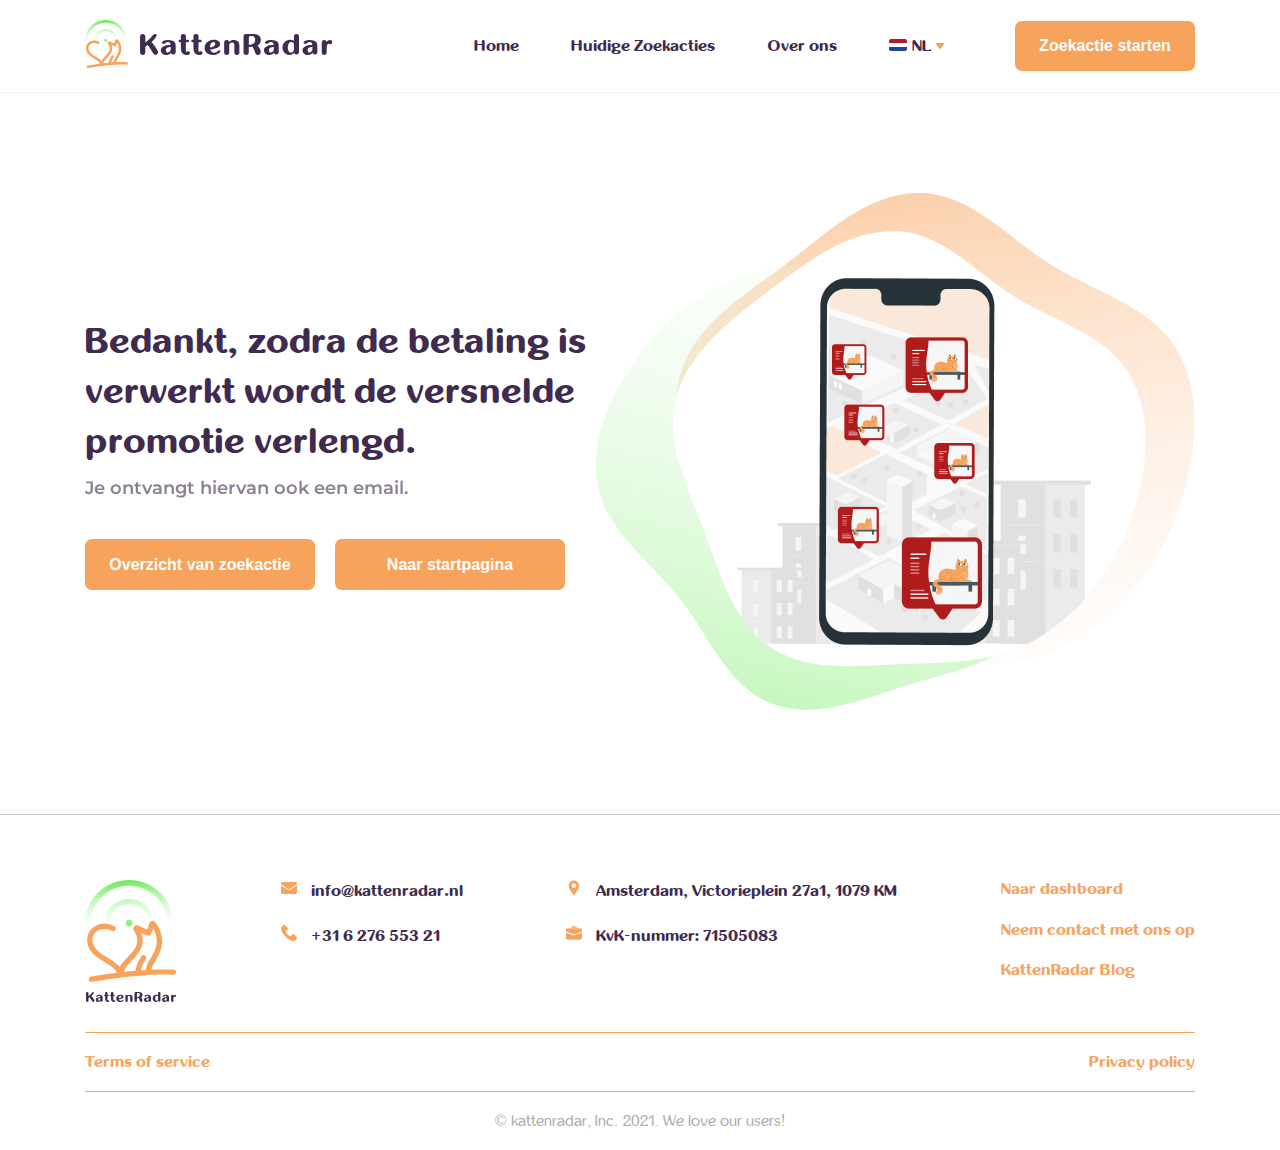
<file: once_payment.html>
<!DOCTYPE html>
<html lang="en">

<head>
    <meta charset="UTF-8">
    <meta http-equiv="X-UA-Compatible" content="IE=edge">
    <meta name="viewport" content="width=device-width, initial-scale=1.0">
    <title>KattenRadar - Homepage</title>
    <link rel="preconnect" href="https://fonts.googleapis.com">
    <link rel="preconnect" href="https://fonts.gstatic.com" crossorigin>
    <link href="https://fonts.googleapis.com/css2?family=Montserrat:wght@300;400;500;600;900&display=swap" rel="stylesheet">
    <link rel="stylesheet" href="style/default_styles.css">
    <link rel="stylesheet" href="style/inner_styles.css">
</head>

<body>
    <!-- STICKY HEADER -->
    <div class="sticky__container">
        <div class="header" id="sticky__header">
            <ul>
                <li>
                    <a href="#"> <img src="img/logotype.svg" alt="Logotype"></a>
                </li>
                <li>
                    <ul class="header__menu_list">
                        <li>
                            <a href="/home">Home</a>
                        </li>
                        <li>
                            <a href="/searches">Huidige Zoekacties</a>
                        </li>
                        <li>
                            <a href="/about">Over ons</a>
                        </li>
                        <li class="lang__wrapper" id="sticky__lang__wrapper">
                            <div class="header__current_lang">
                                <div><img class="icon__flag" id="icon__flag_sticky" src="img/icons/flag_dutch.svg" alt="Flag"><span id="language_sticky">NL</span><img class="header__down" src="img/icons/header_down.svg" alt="Down"></div>
                            </div>
                            <div class="header__lang">
                                <div><img class="icon__flag" id="Dutch" src="img/icons/flag_dutch.svg" alt="Flag"> NL
                                </div>
                                <div><img class="icon__flag" id="English" src="img/icons/flag_eng.svg" alt="Flag"> EN
                                </div>
                                <div><img class="icon__flag" id="Deutsch" src="img/icons/flag_deu.svg" alt="Flag"> DE
                                </div>
                            </div>
                        </li>
                    </ul>
                </li>
                <li>
                    <button class="header__start_search">Zoekactie starten</button>
                </li>
            </ul>
        </div>
    </div>
    <!-- STICKY HEADER END -->
    <div class="blur__wrapper">
        <!-- HEADER -->
        <div class="header default_header">
            <ul>
                <li>
                    <a href="#"> <img src="img/logotype.svg" alt="Logotype"></a>
                </li>
                <li>
                    <ul class="header__menu_list">
                        <li>
                            <a href="/home">Home</a>
                        </li>
                        <li>
                            <a href="/searches">Huidige Zoekacties</a>
                        </li>
                        <li>
                            <a href="/about">Over ons</a>
                        </li>
                        <li class="lang__wrapper">
                            <div class="header__current_lang">
                                <div><img class="icon__flag" id="icon__flag" src="img/icons/flag_dutch.svg" alt="Flag"><span id="language">NL</span><img class="header__down" src="img/icons/header_down.svg" alt="Down"></div>
                            </div>
                            <div class="header__lang">
                                <div><img class="icon__flag" id="Dutch" src="img/icons/flag_dutch.svg" alt="Flag"> NL
                                </div>
                                <div><img class="icon__flag" id="English" src="img/icons/flag_eng.svg" alt="Flag"> EN
                                </div>
                                <div><img class="icon__flag" id="Deutsch" src="img/icons/flag_deu.svg" alt="Flag"> DE
                                </div>
                            </div>
                        </li>
                    </ul>
                </li>
                <li>
                    <button class="header__start_search">Zoekactie starten</button>
                </li>
            </ul>
        </div>
        <!-- HEADER END -->
        <!-- MOBILE HEADER -->
        <div class="mb__header">
            <div class="mb__header_top">
                <img src="img/logotype.svg" alt="Logotype">
                <div class="mb__header_icons">
                    <a href="#"><img src="img/icon_facebook.svg" alt="Facebook"></a>
                    <a href="#"><img src="img/icon_insta.svg" alt="Instagram"></a>
                </div>
                <div class="mb__header_lang">
                    <img class="mb__header_icon" src="img/icons/flag_dutch.svg" alt="Mobile Lang">
                    <p><img src="img/icons/down.svg" alt="Mobile Lang Down"></p>
                </div>
            </div>
            <div class="mb__header_menu">
                <a href="#" class="header__menu_active">Home</a>
                <a href="#">Huidige Zoekacties</a>
                <a href="#">Over ons</a>
            </div>
            <div class="mb__header_language">
                <div class="mb__header_block" id="lang_Dutch">
                    <img src="img/icons/flag_dutch.svg" id="image__Dutch" alt="Lang">
                    <p>NL</p>
                </div>
                <div class="mb__header_block" id="lang_English">
                    <img src="img/icons/flag_eng.svg" id="image__English" alt="Lang">
                    <p>EN</p>
                </div>
                <div class="mb__header_block" id="lang_Deutsch">
                    <img src="img/icons/flag_deu.svg" id="image__Deutsch" alt="Lang">
                    <p>DE</p>
                </div>
            </div>
        </div>
        <!-- MOBILE HEADER END -->

        <!-- MOBILE STICKY HEADER -->
        <div class="mb__header mb__header_sticky">
            <div class="mb__header_top">
                <img src="img/logotype.svg" alt="Logotype">
                <div class="mb__header_icons">
                    <a href="#"><img src="img/icon_facebook.svg" alt="Facebook"></a>
                    <a href="#"><img src="img/icon_insta.svg" alt="Instagram"></a>
                </div>
                <div class="mb__header_lang">
                    <img src="img/mb_lang.svg" alt="Mobile Lang">
                </div>
            </div>
            <div class="mb__header_menu">
                <a href="#">Home</a>
                <a href="#">Huidige Zoekacties</a>
                <a href="#">Over ons</a>
            </div>
            <button class="mb__sticky_header_button">Meteen zoekactie starten</button>
        </div>
        <!-- MOBILE HEADER END -->

        <!-- ТУТ ПИШЕШ КОД -->
        <section class="once_payment">
            <div class="blog__container">
                <div class="once_contents">
                    <div class="once_body">
                        <h1>Bedankt, zodra de betaling is verwerkt wordt de versnelde promotie verlengd.</h1>
                        <p>Je ontvangt hiervan ook een email.</p>
                        <div>
                            <button>Overzicht van zoekactie</button>
                            <button>Naar startpagina</button>
                        </div>
                    </div>
                    <div>
                        <img src="img/once_payment.png" alt="">
                    </div>
                </div>
            </div>
        </section>
        <!-- FOOTER -->

        <footer>
            <div class="container">
                <div class="footer__info">
                    <img src="img/footer_logo.svg" alt="Footer Logo">
                    <div class="footer__info_adress">
                        <div>
                            <img src="img/icons/email.svg" alt="email">
                            <span><a href="mailto:info@kattenradar.nl" class="phone">info@kattenradar.nl</a></span>
                        </div>
                        <div>
                            <img src="img/icons/phone.svg" alt="phone">
                            <span><a class="phone" href="tel:+31627655321">+31 6 276 553 21</a></span>
                        </div>
                    </div>
                    <div class="footer__info_adress">
                        <div>
                            <img src="img/icons/map_footer.svg" alt="map">
                            <span>Amsterdam, Victorieplein 27a1, 1079 KM</span>
                        </div>
                        <div>
                            <img src="img/icons/bag.svg" alt="bag">
                            <span>KvK-nummer: 71505083</span>
                        </div>
                    </div>
                    <div class="footer__info_links">
                        <p class="footer_dashboard">Naar dashboard</p>
                        <p class="footer_contact" href="#">Neem contact met ons op</p>
                        <a href="#">KattenRadar Blog</a>
                    </div>
                </div>
                <div class="footer_links">
                    <a href="#">Terms of service</a>
                    <a href="#">Privacy policy</a>
                </div>
                <p class="footer_bottom_text">© kattenradar, Inc. 2021. We love our users!</p>
            </div>
        </footer>
        <!-- MOBILE FOOTER -->
        <div class="mb_footer">
            <div class="mb__footer_header">
                <a href="#">Contact opnemen</a>
                <a href="#">Naar dashboard</a>
            </div>
            <div class="mb__footer_info">
                <div class="footer__info_adress">
                    <div>
                        <img src="img/icons/email.svg" alt="email">
                        <span><a href="mailto:info@kattenradar.nl" class="phone">info@kattenradar.nl</a></span>
                    </div>
                    <div>
                        <img src="img/icons/phone.svg" alt="phone">
                        <span><a class="phone" href="tel:+31627655321">+31 6 276 553 21</a></span>
                    </div>
                </div>
                <div class="footer__info_adress">
                    <div>
                        <img src="img/icons/map_footer.svg" alt="map">
                        <span>Amsterdam, Victorieplein 27a1, 1079 KM</span>
                    </div>
                    <div>
                        <img src="img/icons/bag.svg" alt="bag">
                        <span>KvK-nummer: 71505083</span>
                    </div>
                </div>
            </div>
            <div class="mb__footer_foot">
                <a href="#">Privacy policy</a>
                <a href="#">Blog</a>
                <a href="#">Terms of service</a>
            </div>
            <hr class="mb__footer_line">
            <p class="mb__footer_text">© kattenradar, Inc. 2021. We love our users!</p>
        </div>
    </div>
    <!-- FEEDBACK -->
    <div class="feedback">
    </div>
    <div class="feedback__popup">
        <div class="feedback_close">
            <img class="popup_close" src="img/homepage/close.svg" alt="Close">
        </div>
        <p>Neem contact op</p>
        <div class="feedback__form">
            <div class="feedback__form_block">
                <p>Email <span> *</span></p>
                <input type="email" id="form__email" placeholder="Email">
            </div>
            <div class="feedback__form_block">
                <p>Telefoon</p>
                <input type="phone" id="form__phone" placeholder="Telefoonnummer (optioneel)">
            </div>
        </div>
        <div class="feedback__textarea">
            <p>Bericht</p>
            <textarea name="message" id="message"></textarea>
        </div>
        <input type="hidden" name="token" value="" id="token">
        <p class="form__send_status">Your message has been successfully sent!</p>
        <button class="feedback__send" class="g-recaptcha" data-sitekey="6LdBDO4dAAAAAHksjb-qcwb7j-Ke3cEJwkBgIF4C" data-callback='onSubmit' data-action='submitForm'>Versturen</button>
        <p class="feedback__capcha_info">This site is protected by reCAPTCHA and the Google
            <a href="https://policies.google.com/privacy">Privacy Policy</a> and
            <a href="https://policies.google.com/terms">Terms of Service</a> apply.
        </p>
    </div>
    <!-- DASHBOARD POPUP -->
    <div class="dashboard__popup">
        <div class="feedback_close">
            <img class="popup_close" src="img/homepage/close.svg" alt="Close">
        </div>
        <div class="dashboard__popup_start">
            <p class="dashboard__title">To dashboard</p>
            <p class="dashboard__desc">Je kunt het dashboard van de zoekactie openen door op 'naar dashboard' te klikken in de emails van KattenRadar.</p>
            <p class="dashboard__desc" style="opacity: 0.6;">Kan je het niet vinden? Vul hier je email of telefoonnummer in, en wij sturen je de link nogmaals toe.</p>

            <input type="email" name="email" id="dashboardEmail" placeholder="Email of telefoonnummer">
            <button id="dashboard__send">Ontvang link naar dashboard</button>
        </div>
        <div class="dashboard__popup_done" style="display: none;">
            <p class="dashboard__title">Success!</p>
            <p class="dashboard__desc">We hebben je de nieuwe link gestuurd, check je e-mail</p>
            <button class="dashboard__top_button">Naar startpagina</button>
        </div>

        <div class="dashboard__popup_failed" style="display: none;">
            <p class="dashboard__title">Failed!</p>
            <p class="dashboard__desc">Deze e-mail heeft geen gekoppelde zoekopdrachten.</p>
            <button id="dashboard__failed_repeat">Probeer het opnieuw</button>
            <button class="dashboard__button dashboard__top_button">Naar startpagina</button>
        </div>
    </div>
    <script src="js/jquery-3.6.0.min.js"></script>
    <script src="js/default_script.js"></script>

</body>

</html>
</file>
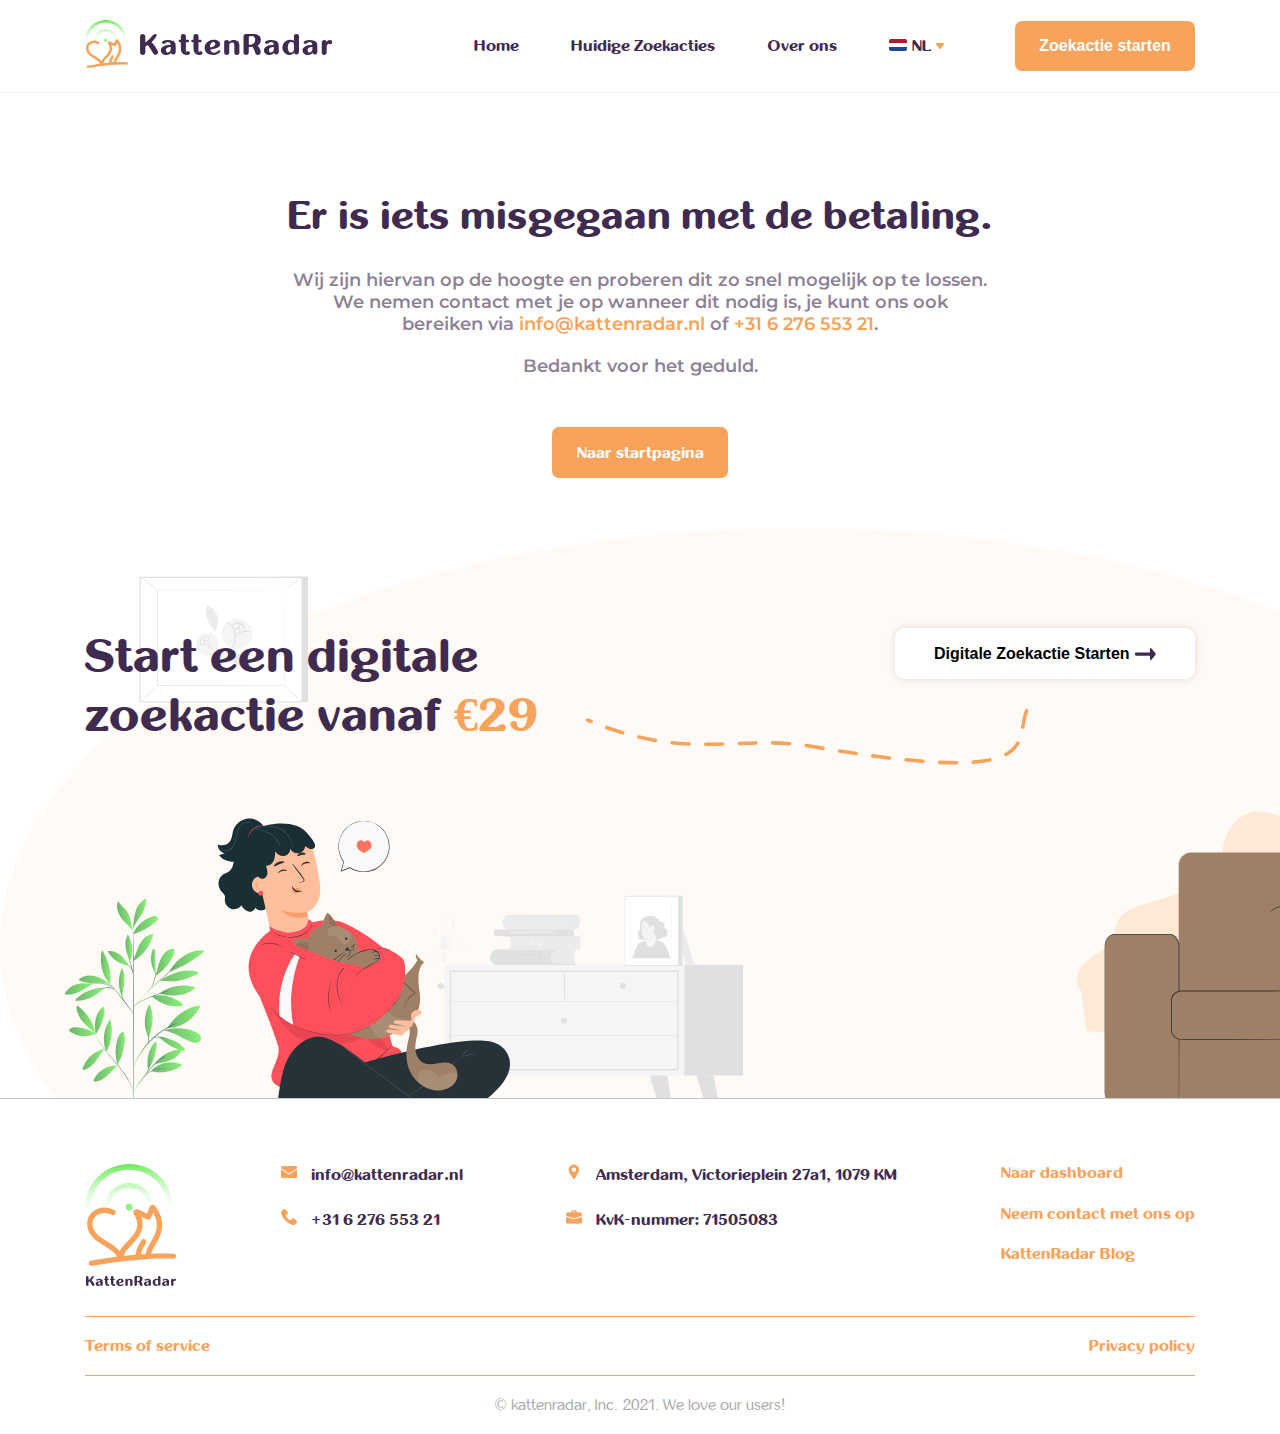
<file: payment_error.html>
<!DOCTYPE html>
<html lang="en">

<head>
    <meta charset="UTF-8">
    <meta http-equiv="X-UA-Compatible" content="IE=edge">
    <meta name="viewport" content="width=device-width, initial-scale=1.0">
    <title>KattenRadar - Homepage</title>
    <link rel="preconnect" href="https://fonts.googleapis.com">
    <link rel="preconnect" href="https://fonts.gstatic.com" crossorigin>
    <link href="https://fonts.googleapis.com/css2?family=Montserrat:wght@300;400;500;600;900&display=swap" rel="stylesheet">
    <link rel="stylesheet" href="style/default_styles.css">
    <link rel="stylesheet" href="style/inner_styles.css">
</head>

<body>
    <!-- STICKY HEADER -->
    <div class="sticky__container">
        <div class="header" id="sticky__header">
            <ul>
                <li>
                    <a href="#"> <img src="img/logotype.svg" alt="Logotype"></a>
                </li>
                <li>
                    <ul class="header__menu_list">
                        <li>
                            <a href="/home">Home</a>
                        </li>
                        <li>
                            <a href="/searches">Huidige Zoekacties</a>
                        </li>
                        <li>
                            <a href="/about">Over ons</a>
                        </li>
                        <li class="lang__wrapper" id="sticky__lang__wrapper">
                            <div class="header__current_lang">
                                <div><img class="icon__flag" id="icon__flag_sticky" src="img/icons/flag_dutch.svg" alt="Flag"><span id="language_sticky">NL</span><img class="header__down" src="img/icons/header_down.svg" alt="Down"></div>
                            </div>
                            <div class="header__lang">
                                <div><img class="icon__flag" id="Dutch" src="img/icons/flag_dutch.svg" alt="Flag"> NL
                                </div>
                                <div><img class="icon__flag" id="English" src="img/icons/flag_eng.svg" alt="Flag"> EN
                                </div>
                                <div><img class="icon__flag" id="Deutsch" src="img/icons/flag_deu.svg" alt="Flag"> DE
                                </div>
                            </div>
                        </li>
                    </ul>
                </li>
                <li>
                    <button class="header__start_search">Zoekactie starten</button>
                </li>
            </ul>
        </div>
    </div>
    <!-- STICKY HEADER END -->
    <div class="blur__wrapper">
        <!-- HEADER -->
        <div class="header default_header">
            <ul>
                <li>
                    <a href="#"> <img src="img/logotype.svg" alt="Logotype"></a>
                </li>
                <li>
                    <ul class="header__menu_list">
                        <li>
                            <a href="/home">Home</a>
                        </li>
                        <li>
                            <a href="/searches">Huidige Zoekacties</a>
                        </li>
                        <li>
                            <a href="/about">Over ons</a>
                        </li>
                        <li class="lang__wrapper">
                            <div class="header__current_lang">
                                <div><img class="icon__flag" id="icon__flag" src="img/icons/flag_dutch.svg" alt="Flag"><span id="language">NL</span><img class="header__down" src="img/icons/header_down.svg" alt="Down"></div>
                            </div>
                            <div class="header__lang">
                                <div><img class="icon__flag" id="Dutch" src="img/icons/flag_dutch.svg" alt="Flag"> NL
                                </div>
                                <div><img class="icon__flag" id="English" src="img/icons/flag_eng.svg" alt="Flag"> EN
                                </div>
                                <div><img class="icon__flag" id="Deutsch" src="img/icons/flag_deu.svg" alt="Flag"> DE
                                </div>
                            </div>
                        </li>
                    </ul>
                </li>
                <li>
                    <button class="header__start_search">Zoekactie starten</button>
                </li>
            </ul>
        </div>
        <!-- HEADER END -->
        <!-- MOBILE HEADER -->
        <div class="mb__header">
            <div class="mb__header_top">
                <img src="img/logotype.svg" alt="Logotype">
                <div class="mb__header_icons">
                    <a href="#"><img src="img/icon_facebook.svg" alt="Facebook"></a>
                    <a href="#"><img src="img/icon_insta.svg" alt="Instagram"></a>
                </div>
                <div class="mb__header_lang">
                    <img class="mb__header_icon" src="img/icons/flag_dutch.svg" alt="Mobile Lang">
                    <p><img src="img/icons/down.svg" alt="Mobile Lang Down"></p>
                </div>
            </div>
            <div class="mb__header_menu">
                <a href="#" class="header__menu_active">Home</a>
                <a href="#">Huidige Zoekacties</a>
                <a href="#">Over ons</a>
            </div>
            <div class="mb__header_language">
                <div class="mb__header_block" id="lang_Dutch">
                    <img src="img/icons/flag_dutch.svg" id="image__Dutch" alt="Lang">
                    <p>NL</p>
                </div>
                <div class="mb__header_block" id="lang_English">
                    <img src="img/icons/flag_eng.svg" id="image__English" alt="Lang">
                    <p>EN</p>
                </div>
                <div class="mb__header_block" id="lang_Deutsch">
                    <img src="img/icons/flag_deu.svg" id="image__Deutsch" alt="Lang">
                    <p>DE</p>
                </div>
            </div>
        </div>
        <!-- MOBILE HEADER END -->

        <!-- MOBILE STICKY HEADER -->
        <div class="mb__header mb__header_sticky">
            <div class="mb__header_top">
                <img src="img/logotype.svg" alt="Logotype">
                <div class="mb__header_icons">
                    <a href="#"><img src="img/icon_facebook.svg" alt="Facebook"></a>
                    <a href="#"><img src="img/icon_insta.svg" alt="Instagram"></a>
                </div>
                <div class="mb__header_lang">
                    <img src="img/mb_lang.svg" alt="Mobile Lang">
                </div>
            </div>
            <div class="mb__header_menu">
                <a href="#">Home</a>
                <a href="#">Huidige Zoekacties</a>
                <a href="#">Over ons</a>
            </div>
            <button class="mb__sticky_header_button">Meteen zoekactie starten</button>
        </div>
        <!-- MOBILE HEADER END -->


        <section class="receive">
            <div class="blog__container">
                <div class="receive_contents">
                    <h1>Er is iets misgegaan met de betaling.</h1>
                    <p>Wij zijn hiervan op de hoogte en proberen dit zo snel mogelijk op te lossen.
                    </p>
                    <p>We nemen contact met je op wanneer dit nodig is, je kunt ons ook </p>
                    <p>bereiken via <a href="#">info@kattenradar.nl</a> of <a href="#">+31 6 276 553 21</a>.</p>
                    <p style="margin-top: 20px ;">Bedankt voor het geduld.</p>
                    <button>Naar startpagina</button>
                </div>

            </div>
        </section>

        <!-- PRE-FOOTER -->

        <section class="prefooter">
            <div class="prefooter__body">
                <div class="container">
                    <div class="prefooter__body_text">
                        <p class="prefooter_body_left">Start een digitale zoekactie vanaf <span>€29</span></p>
                        <img class="prefooter_line" src="img/homepage/prefooter_line.svg" alt="Line">
                        <button class="prefooter__button">Digitale Zoekactie Starten <img
                        src="img/homepage/button-right.svg" alt="Right"></button>
                    </div>
                </div>
            </div>
        </section>

        <!-- PRE-FOOTER END -->
        <!-- FOOTER -->

        <footer>
            <div class="container">
                <div class="footer__info">
                    <img src="img/footer_logo.svg" alt="Footer Logo">
                    <div class="footer__info_adress">
                        <div>
                            <img src="img/icons/email.svg" alt="email">
                            <span><a href="mailto:info@kattenradar.nl" class="phone">info@kattenradar.nl</a></span>
                        </div>
                        <div>
                            <img src="img/icons/phone.svg" alt="phone">
                            <span><a class="phone" href="tel:+31627655321">+31 6 276 553 21</a></span>
                        </div>
                    </div>
                    <div class="footer__info_adress">
                        <div>
                            <img src="img/icons/map_footer.svg" alt="map">
                            <span>Amsterdam, Victorieplein 27a1, 1079 KM</span>
                        </div>
                        <div>
                            <img src="img/icons/bag.svg" alt="bag">
                            <span>KvK-nummer: 71505083</span>
                        </div>
                    </div>
                    <div class="footer__info_links">
                        <p class="footer_dashboard">Naar dashboard</p>
                        <p class="footer_contact" href="#">Neem contact met ons op</p>
                        <a href="#">KattenRadar Blog</a>
                    </div>
                </div>
                <div class="footer_links">
                    <a href="#">Terms of service</a>
                    <a href="#">Privacy policy</a>
                </div>
                <p class="footer_bottom_text">© kattenradar, Inc. 2021. We love our users!</p>
            </div>
        </footer>
        <!-- MOBILE FOOTER -->
        <div class="mb_footer">
            <div class="mb__footer_header">
                <a href="#">Contact opnemen</a>
                <a href="#">Naar dashboard</a>
            </div>
            <div class="mb__footer_info">
                <div class="footer__info_adress">
                    <div>
                        <img src="img/icons/email.svg" alt="email">
                        <span><a href="mailto:info@kattenradar.nl" class="phone">info@kattenradar.nl</a></span>
                    </div>
                    <div>
                        <img src="img/icons/phone.svg" alt="phone">
                        <span><a class="phone" href="tel:+31627655321">+31 6 276 553 21</a></span>
                    </div>
                </div>
                <div class="footer__info_adress">
                    <div>
                        <img src="img/icons/map_footer.svg" alt="map">
                        <span>Amsterdam, Victorieplein 27a1, 1079 KM</span>
                    </div>
                    <div>
                        <img src="img/icons/bag.svg" alt="bag">
                        <span>KvK-nummer: 71505083</span>
                    </div>
                </div>
            </div>
            <div class="mb__footer_foot">
                <a href="#">Privacy policy</a>
                <a href="#">Blog</a>
                <a href="#">Terms of service</a>
            </div>
            <hr class="mb__footer_line">
            <p class="mb__footer_text">© kattenradar, Inc. 2021. We love our users!</p>
        </div>
    </div>
    <!-- FEEDBACK -->
    <div class="feedback">
    </div>
    <div class="feedback__popup">
        <div class="feedback_close">
            <img class="popup_close" src="img/homepage/close.svg" alt="Close">
        </div>
        <p>Neem contact op</p>
        <div class="feedback__form">
            <div class="feedback__form_block">
                <p>Email <span> *</span></p>
                <input type="email" id="form__email" placeholder="Email">
            </div>
            <div class="feedback__form_block">
                <p>Telefoon</p>
                <input type="phone" id="form__phone" placeholder="Telefoonnummer (optioneel)">
            </div>
        </div>
        <div class="feedback__textarea">
            <p>Bericht</p>
            <textarea name="message" id="message"></textarea>
        </div>
        <input type="hidden" name="token" value="" id="token">
        <p class="form__send_status">Your message has been successfully sent!</p>
        <button class="feedback__send" class="g-recaptcha" data-sitekey="6LdBDO4dAAAAAHksjb-qcwb7j-Ke3cEJwkBgIF4C" data-callback='onSubmit' data-action='submitForm'>Versturen</button>
        <p class="feedback__capcha_info">This site is protected by reCAPTCHA and the Google
            <a href="https://policies.google.com/privacy">Privacy Policy</a> and
            <a href="https://policies.google.com/terms">Terms of Service</a> apply.
        </p>
    </div>
    <!-- DASHBOARD POPUP -->
    <div class="dashboard__popup">
        <div class="feedback_close">
            <img class="popup_close" src="img/homepage/close.svg" alt="Close">
        </div>
        <div class="dashboard__popup_start">
            <p class="dashboard__title">To dashboard</p>
            <p class="dashboard__desc">Je kunt het dashboard van de zoekactie openen door op 'naar dashboard' te klikken in de emails van KattenRadar.</p>
            <p class="dashboard__desc" style="opacity: 0.6;">Kan je het niet vinden? Vul hier je email of telefoonnummer in, en wij sturen je de link nogmaals toe.</p>

            <input type="email" name="email" id="dashboardEmail" placeholder="Email of telefoonnummer">
            <button id="dashboard__send">Ontvang link naar dashboard</button>
        </div>
        <div class="dashboard__popup_done" style="display: none;">
            <p class="dashboard__title">Success!</p>
            <p class="dashboard__desc">We hebben je de nieuwe link gestuurd, check je e-mail</p>
            <button class="dashboard__top_button">Naar startpagina</button>
        </div>

        <div class="dashboard__popup_failed" style="display: none;">
            <p class="dashboard__title">Failed!</p>
            <p class="dashboard__desc">Deze e-mail heeft geen gekoppelde zoekopdrachten.</p>
            <button id="dashboard__failed_repeat">Probeer het opnieuw</button>
            <button class="dashboard__button dashboard__top_button">Naar startpagina</button>
        </div>
    </div>
    <script src="js/jquery-3.6.0.min.js"></script>
    <script src="js/default_script.js"></script>

</body>

</html>
</file>
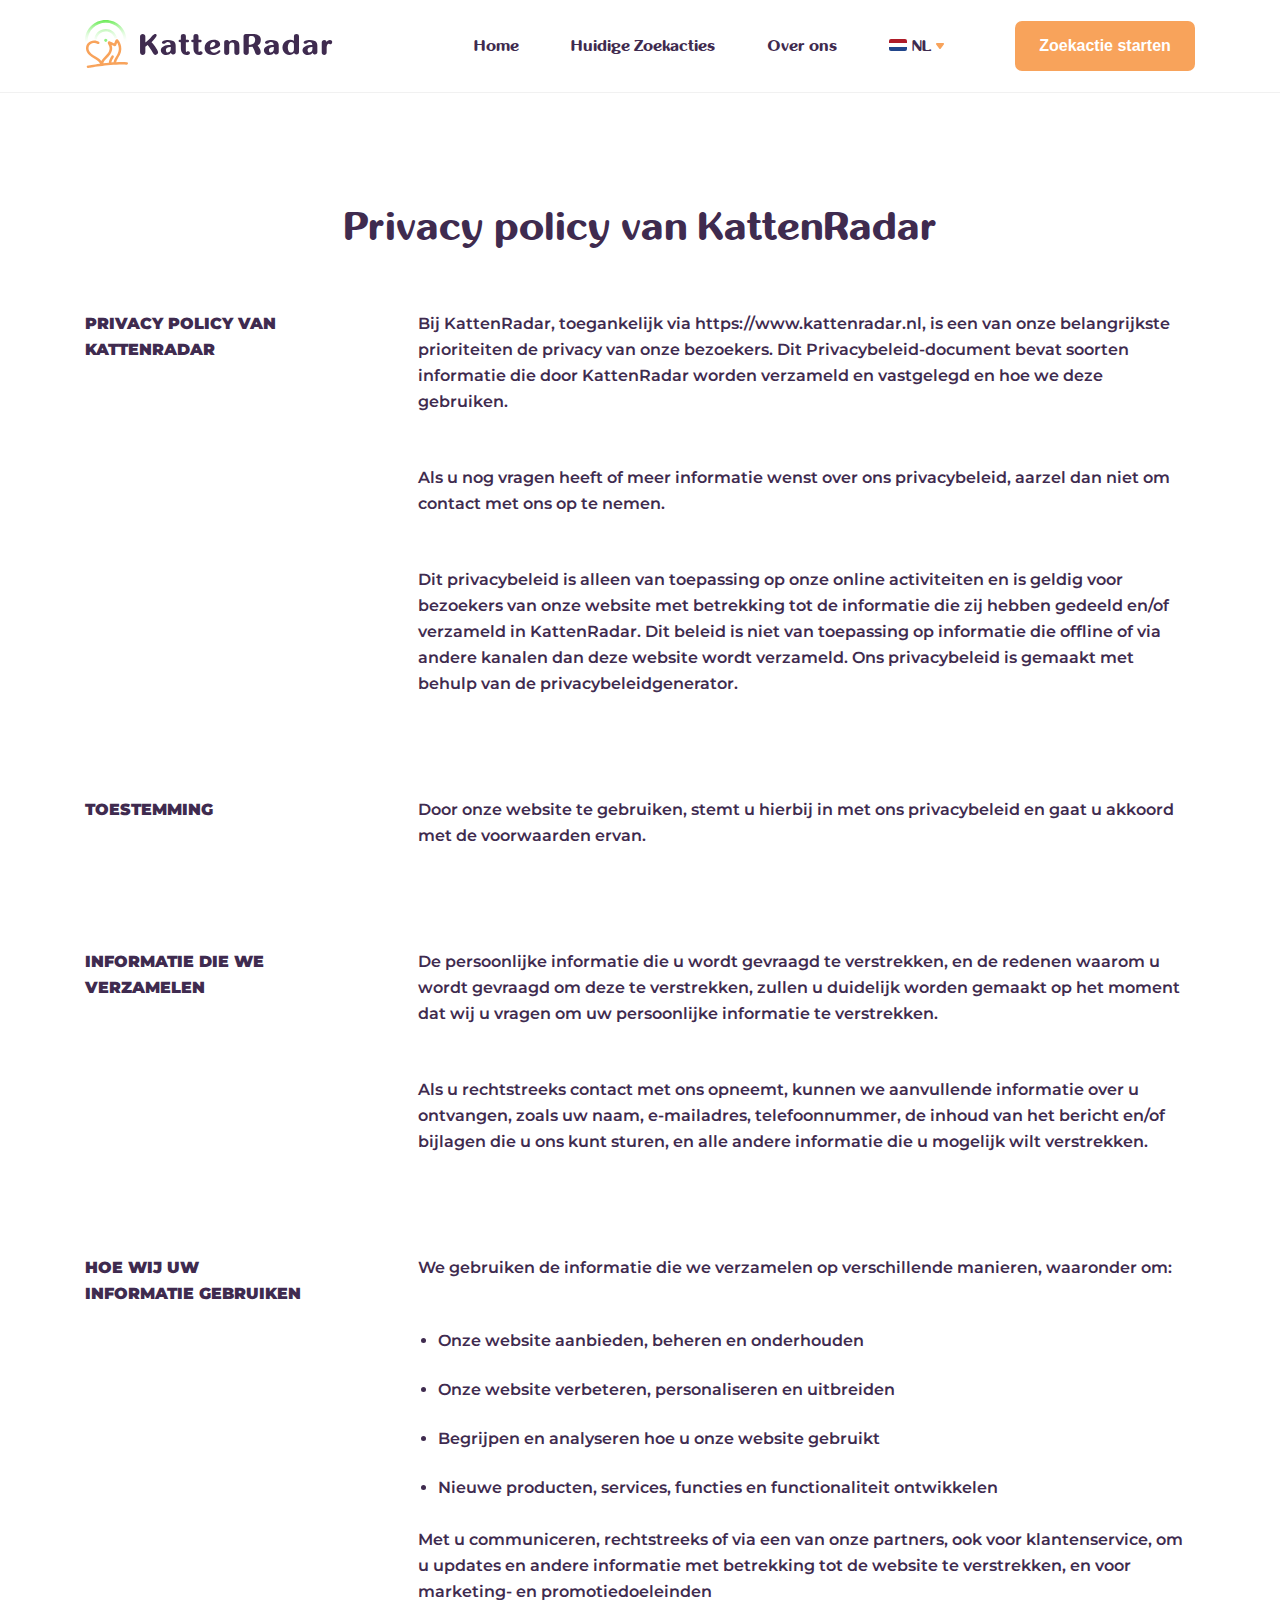
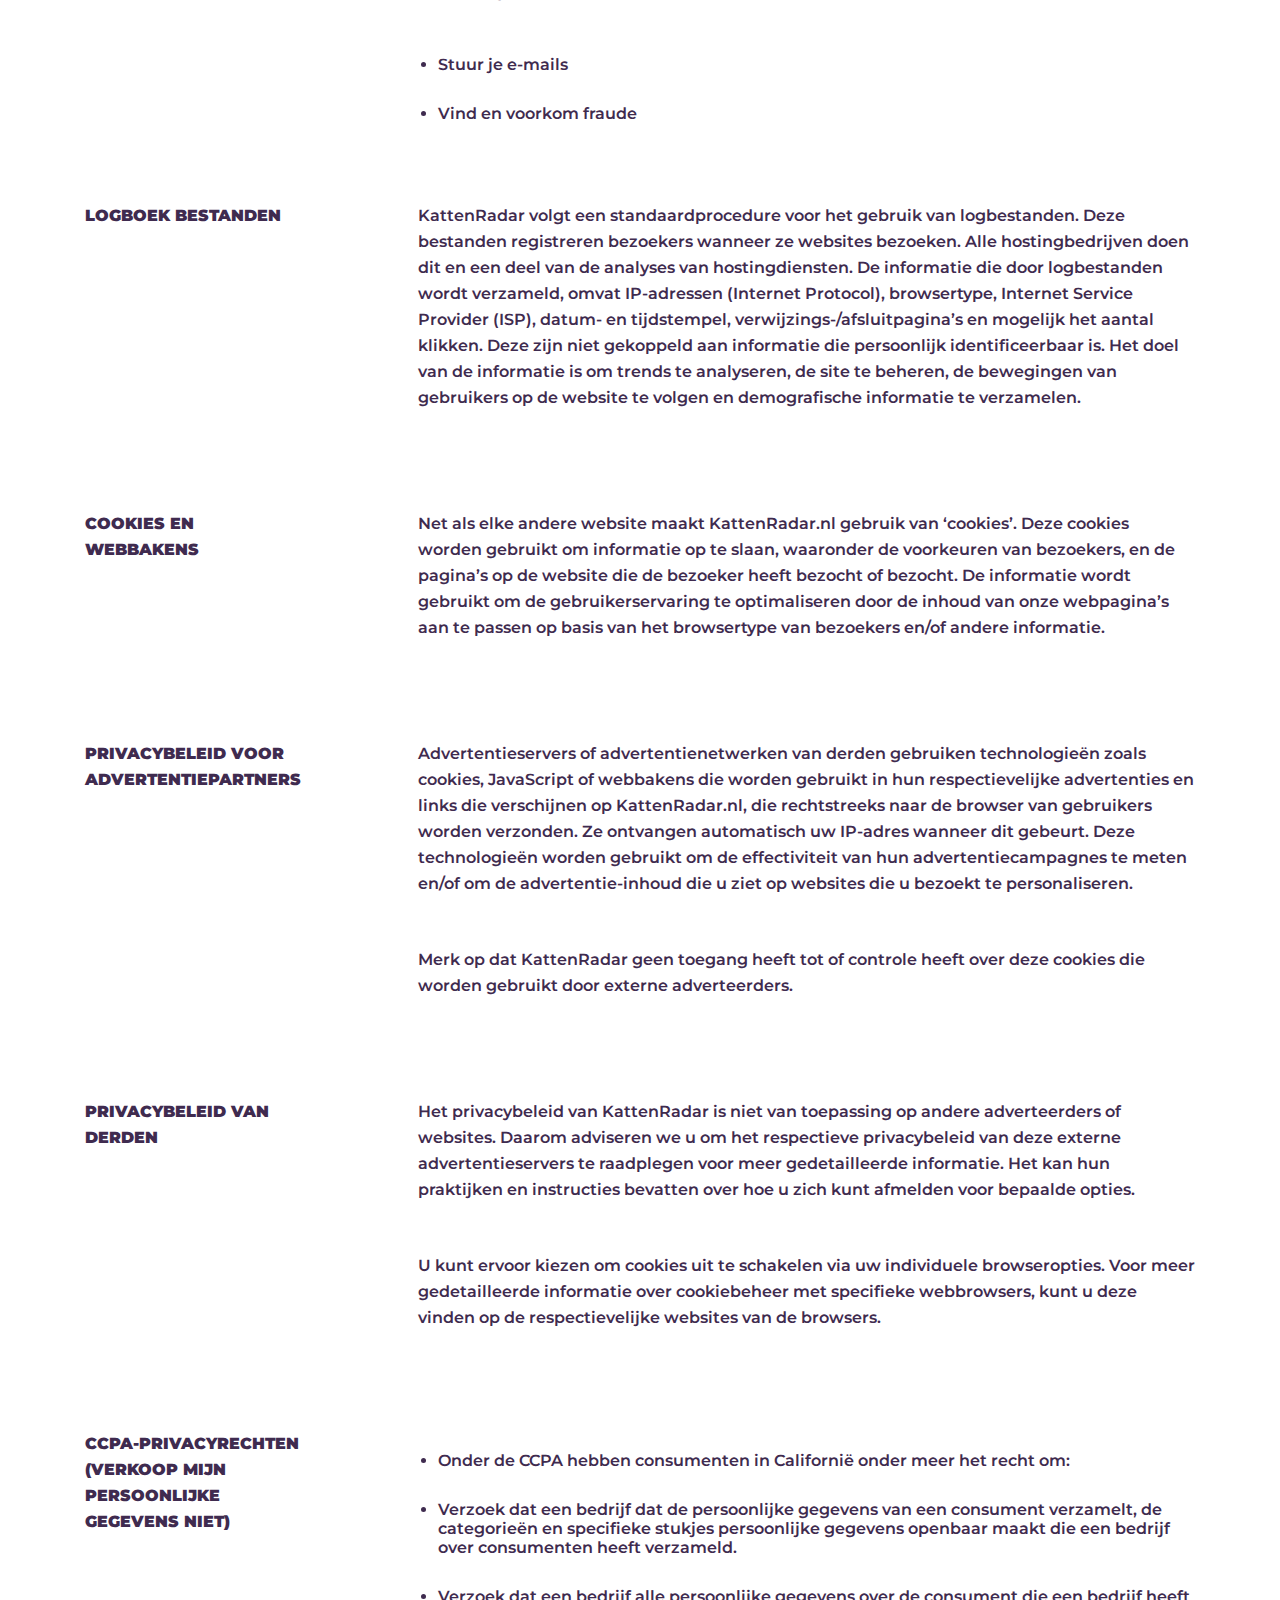
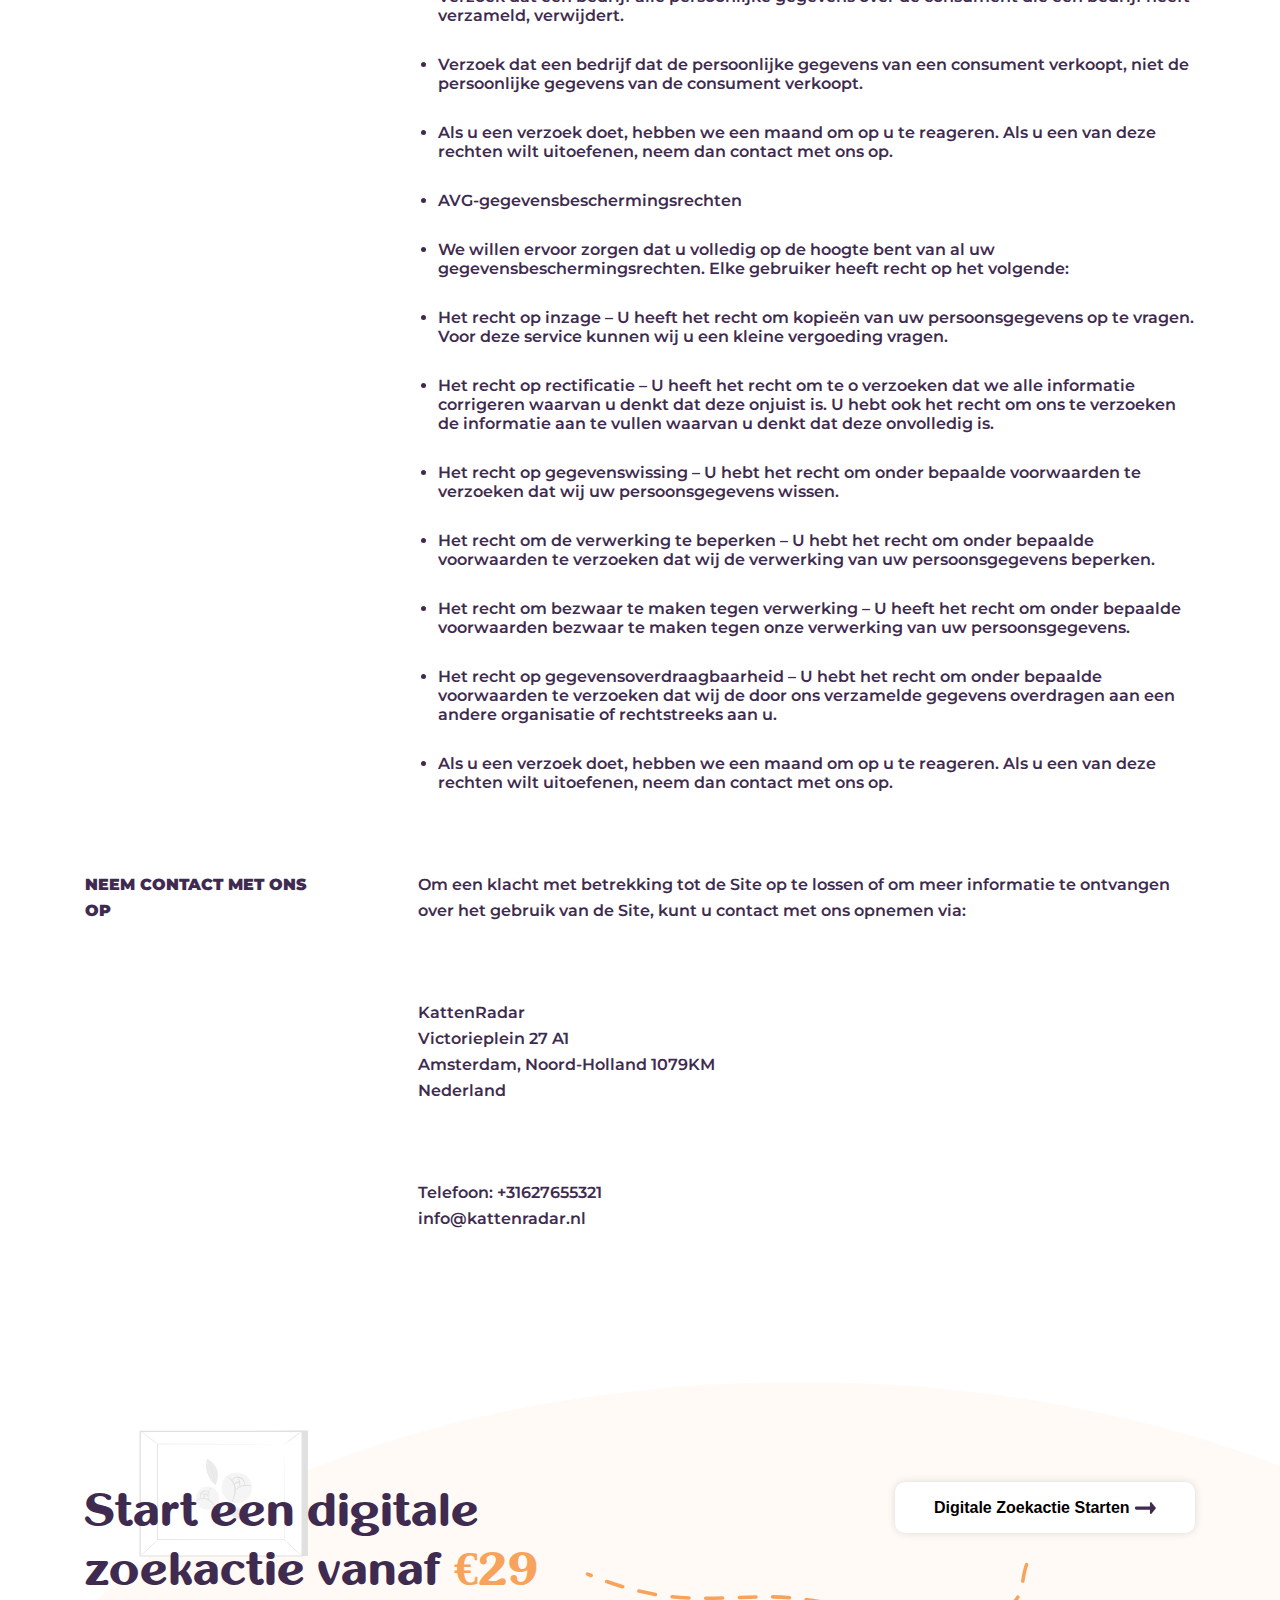
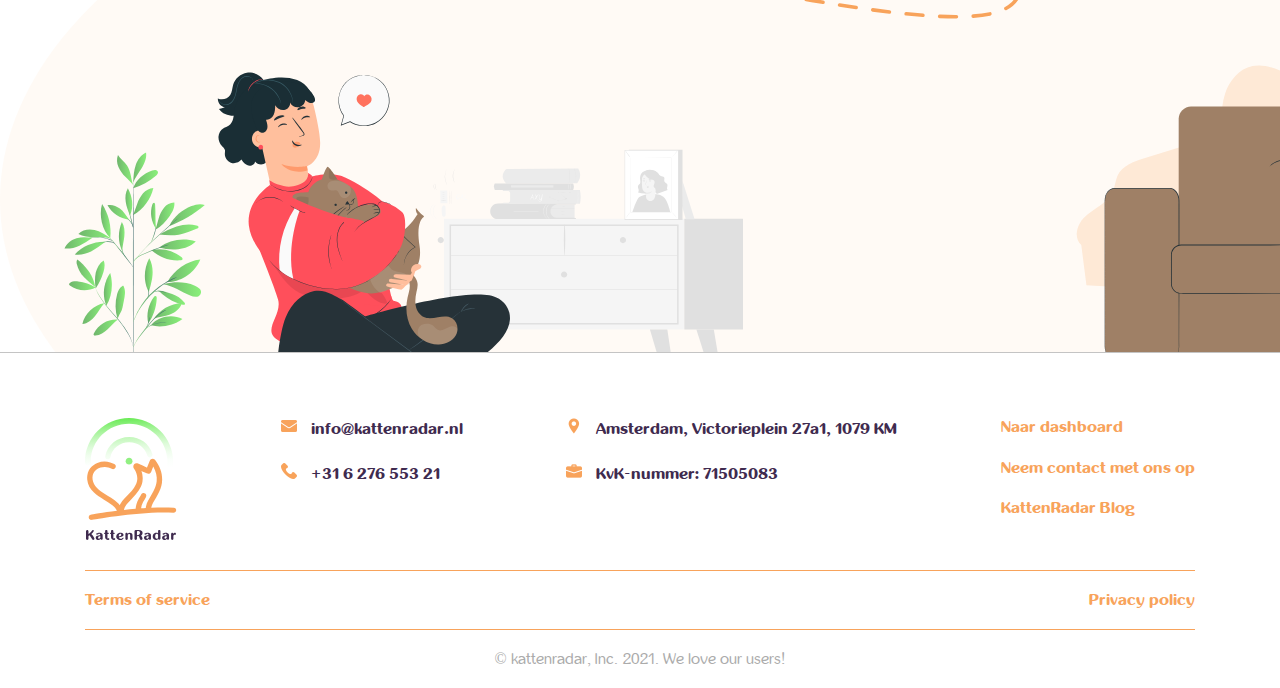
<file: privacy.html>
<!DOCTYPE html>
<html lang="en">

<head>
    <meta charset="UTF-8">
    <meta http-equiv="X-UA-Compatible" content="IE=edge">
    <meta name="viewport" content="width=device-width, initial-scale=1.0">
    <title>KattenRadar - Privacy</title>
    <link rel="preconnect" href="https://fonts.googleapis.com">
    <link rel="preconnect" href="https://fonts.gstatic.com" crossorigin>
    <link href="https://fonts.googleapis.com/css2?family=Montserrat:wght@300;400;500;600;900&display=swap" rel="stylesheet">
    <link rel="stylesheet" href="style/default_styles.css">
    <link rel="stylesheet" href="style/inner_styles.css">
</head>

<body>
    <!-- STICKY HEADER -->
    <div class="sticky__container">
        <div class="header" id="sticky__header">
            <ul>
                <li>
                    <a href="#"> <img src="img/logotype.svg" alt="Logotype"></a>
                </li>
                <li>
                    <ul class="header__menu_list">
                        <li>
                            <a href="/home">Home</a>
                        </li>
                        <li>
                            <a href="/searches">Huidige Zoekacties</a>
                        </li>
                        <li>
                            <a href="/about">Over ons</a>
                        </li>
                        <li class="lang__wrapper" id="sticky__lang__wrapper">
                            <div class="header__current_lang">
                                <div><img class="icon__flag" id="icon__flag_sticky" src="img/icons/flag_dutch.svg" alt="Flag"><span id="language_sticky">NL</span><img class="header__down" src="img/icons/header_down.svg" alt="Down"></div>
                            </div>
                            <div class="header__lang">
                                <div><img class="icon__flag" id="Dutch" src="img/icons/flag_dutch.svg" alt="Flag"> NL
                                </div>
                                <div><img class="icon__flag" id="English" src="img/icons/flag_eng.svg" alt="Flag"> EN
                                </div>
                                <div><img class="icon__flag" id="Deutsch" src="img/icons/flag_deu.svg" alt="Flag"> DE
                                </div>
                            </div>
                        </li>
                    </ul>
                </li>
                <li>
                    <button class="header__start_search">Zoekactie starten</button>
                </li>
            </ul>
        </div>
    </div>
    <!-- STICKY HEADER END -->
    <div class="blur__wrapper">
        <!-- HEADER -->
        <div class="header default_header">
            <ul>
                <li>
                    <a href="#"> <img src="img/logotype.svg" alt="Logotype"></a>
                </li>
                <li>
                    <ul class="header__menu_list">
                        <li>
                            <a href="/home">Home</a>
                        </li>
                        <li>
                            <a href="/searches">Huidige Zoekacties</a>
                        </li>
                        <li>
                            <a href="/about">Over ons</a>
                        </li>
                        <li class="lang__wrapper">
                            <div class="header__current_lang">
                                <div><img class="icon__flag" id="icon__flag" src="img/icons/flag_dutch.svg" alt="Flag"><span id="language">NL</span><img class="header__down" src="img/icons/header_down.svg" alt="Down"></div>
                            </div>
                            <div class="header__lang">
                                <div><img class="icon__flag" id="Dutch" src="img/icons/flag_dutch.svg" alt="Flag"> NL
                                </div>
                                <div><img class="icon__flag" id="English" src="img/icons/flag_eng.svg" alt="Flag"> EN
                                </div>
                                <div><img class="icon__flag" id="Deutsch" src="img/icons/flag_deu.svg" alt="Flag"> DE
                                </div>
                            </div>
                        </li>
                    </ul>
                </li>
                <li>
                    <button class="header__start_search">Zoekactie starten</button>
                </li>
            </ul>
        </div>
        <!-- HEADER END -->
        <!-- MOBILE HEADER -->
        <div class="mb__header">
            <div class="mb__header_top">
                <img src="img/logotype.svg" alt="Logotype">
                <div class="mb__header_icons">
                    <a href="#"><img src="img/icon_facebook.svg" alt="Facebook"></a>
                    <a href="#"><img src="img/icon_insta.svg" alt="Instagram"></a>
                </div>
                <div class="mb__header_lang">
                    <img class="mb__header_icon" src="img/icons/flag_dutch.svg" alt="Mobile Lang">
                    <p><img src="img/icons/down.svg" alt="Mobile Lang Down"></p>
                </div>
            </div>
            <div class="mb__header_menu">
                <a href="#" class="header__menu_active">Home</a>
                <a href="#">Huidige Zoekacties</a>
                <a href="#">Over ons</a>
            </div>
            <div class="mb__header_language">
                <div class="mb__header_block" id="lang_Dutch">
                    <img src="img/icons/flag_dutch.svg" id="image__Dutch" alt="Lang">
                    <p>NL</p>
                </div>
                <div class="mb__header_block" id="lang_English">
                    <img src="img/icons/flag_eng.svg" id="image__English" alt="Lang">
                    <p>EN</p>
                </div>
                <div class="mb__header_block" id="lang_Deutsch">
                    <img src="img/icons/flag_deu.svg" id="image__Deutsch" alt="Lang">
                    <p>DE</p>
                </div>
            </div>
        </div>
        <!-- MOBILE HEADER END -->

        <!-- MOBILE STICKY HEADER -->
        <div class="mb__header mb__header_sticky">
            <div class="mb__header_top">
                <img src="img/logotype.svg" alt="Logotype">
                <div class="mb__header_icons">
                    <a href="#"><img src="img/icon_facebook.svg" alt="Facebook"></a>
                    <a href="#"><img src="img/icon_insta.svg" alt="Instagram"></a>
                </div>
                <div class="mb__header_lang">
                    <img src="img/mb_lang.svg" alt="Mobile Lang">
                </div>
            </div>
            <div class="mb__header_menu">
                <a href="#">Home</a>
                <a href="#">Huidige Zoekacties</a>
                <a href="#">Over ons</a>
            </div>
            <button class="mb__sticky_header_button">Meteen zoekactie starten</button>
        </div>
        <!-- MOBILE HEADER END -->

        <!-- TOS -->

        <section class="tos">
            <div class="tos__wrapper">
                <h1>Privacy policy van KattenRadar</h1>
                <div class="tos__main_content">
                    <div class="tos__content_item">
                        <p class="tos__content_title">Privacy policy van KattenRadar</p>
                        <div class="tos__content_desc">
                            <p>Bij KattenRadar, toegankelijk via https://www.kattenradar.nl, is een van onze belangrijkste prioriteiten de privacy van onze bezoekers. Dit Privacybeleid-document bevat soorten informatie die door KattenRadar worden verzameld
                                en vastgelegd en hoe we deze gebruiken.
                            </p>
                            <p>Als u nog vragen heeft of meer informatie wenst over ons privacybeleid, aarzel dan niet om contact met ons op te nemen.

                            </p>
                            <p>Dit privacybeleid is alleen van toepassing op onze online activiteiten en is geldig voor bezoekers van onze website met betrekking tot de informatie die zij hebben gedeeld en/of verzameld in KattenRadar. Dit beleid is niet
                                van toepassing op informatie die offline of via andere kanalen dan deze website wordt verzameld. Ons privacybeleid is gemaakt met behulp van de privacybeleidgenerator.
                            </p>
                        </div>
                    </div>
                    <div class="tos__content_item">
                        <p class="tos__content_title">TOESTEMMING</p>
                        <div class="tos__content_desc">
                            <p>Door onze website te gebruiken, stemt u hierbij in met ons privacybeleid en gaat u akkoord met de voorwaarden ervan.</p>
                        </div>
                    </div>
                    <div class="tos__content_item">
                        <p class="tos__content_title">INFORMATIE DIE WE VERZAMELEN</p>
                        <div class="tos__content_desc">
                            <p>De persoonlijke informatie die u wordt gevraagd te verstrekken, en de redenen waarom u wordt gevraagd om deze te verstrekken, zullen u duidelijk worden gemaakt op het moment dat wij u vragen om uw persoonlijke informatie te
                                verstrekken.
                            </p>
                            <p>Als u rechtstreeks contact met ons opneemt, kunnen we aanvullende informatie over u ontvangen, zoals uw naam, e-mailadres, telefoonnummer, de inhoud van het bericht en/of bijlagen die u ons kunt sturen, en alle andere informatie
                                die u mogelijk wilt verstrekken.
                            </p>
                        </div>
                    </div>
                    <div class="tos__content_item">
                        <p class="tos__content_title">Hoe wij uw informatie gebruiken</p>
                        <div class="tos__content_desc">
                            <p>We gebruiken de informatie die we verzamelen op verschillende manieren, waaronder om:
                            </p>
                            <li>Onze website aanbieden, beheren en onderhouden
                            </li>
                            <li>Onze website verbeteren, personaliseren en uitbreiden
                            </li>
                            <li>Begrijpen en analyseren hoe u onze website gebruikt
                            </li>
                            <li>Nieuwe producten, services, functies en functionaliteit ontwikkelen
                            </li>
                            <p>Met u communiceren, rechtstreeks of via een van onze partners, ook voor klantenservice, om u updates en andere informatie met betrekking tot de website te verstrekken, en voor marketing- en promotiedoeleinden

                            </p>
                            <li>Stuur je e-mails
                            </li>
                            <li>Vind en voorkom fraude</li>
                        </div>
                    </div>
                    <div class="tos__content_item">
                        <p class="tos__content_title">Logboek bestanden
                        </p>
                        <div class="tos__content_desc">
                            <p>KattenRadar volgt een standaardprocedure voor het gebruik van logbestanden. Deze bestanden registreren bezoekers wanneer ze websites bezoeken. Alle hostingbedrijven doen dit en een deel van de analyses van hostingdiensten.
                                De informatie die door logbestanden wordt verzameld, omvat IP-adressen (Internet Protocol), browsertype, Internet Service Provider (ISP), datum- en tijdstempel, verwijzings-/afsluitpagina’s en mogelijk het aantal klikken.
                                Deze zijn niet gekoppeld aan informatie die persoonlijk identificeerbaar is. Het doel van de informatie is om trends te analyseren, de site te beheren, de bewegingen van gebruikers op de website te volgen en demografische
                                informatie te verzamelen.</p>
                        </div>
                    </div>
                    <div class="tos__content_item">
                        <p class="tos__content_title">Cookies en webbakens
                        </p>
                        <div class="tos__content_desc">
                            <p>Net als elke andere website maakt KattenRadar.nl gebruik van ‘cookies’. Deze cookies worden gebruikt om informatie op te slaan, waaronder de voorkeuren van bezoekers, en de pagina’s op de website die de bezoeker heeft bezocht
                                of bezocht. De informatie wordt gebruikt om de gebruikerservaring te optimaliseren door de inhoud van onze webpagina’s aan te passen op basis van het browsertype van bezoekers en/of andere informatie.
                            </p>
                        </div>
                    </div>
                    <div class="tos__content_item">
                        <p class="tos__content_title">Privacybeleid voor advertentiepartners
                        </p>
                        <div class="tos__content_desc">
                            <p>Advertentieservers of advertentienetwerken van derden gebruiken technologieën zoals cookies, JavaScript of webbakens die worden gebruikt in hun respectievelijke advertenties en links die verschijnen op KattenRadar.nl, die rechtstreeks
                                naar de browser van gebruikers worden verzonden. Ze ontvangen automatisch uw IP-adres wanneer dit gebeurt. Deze technologieën worden gebruikt om de effectiviteit van hun advertentiecampagnes te meten en/of om de advertentie-inhoud
                                die u ziet op websites die u bezoekt te personaliseren. </p>
                            <p>Merk op dat KattenRadar geen toegang heeft tot of controle heeft over deze cookies die worden gebruikt door externe adverteerders.</p>
                        </div>
                    </div>
                    <div class="tos__content_item">
                        <p class="tos__content_title">Privacybeleid van derden
                        </p>
                        <div class="tos__content_desc">
                            <p>Het privacybeleid van KattenRadar is niet van toepassing op andere adverteerders of websites. Daarom adviseren we u om het respectieve privacybeleid van deze externe advertentieservers te raadplegen voor meer gedetailleerde
                                informatie. Het kan hun praktijken en instructies bevatten over hoe u zich kunt afmelden voor bepaalde opties.
                            </p>
                            <p>
                                U kunt ervoor kiezen om cookies uit te schakelen via uw individuele browseropties. Voor meer gedetailleerde informatie over cookiebeheer met specifieke webbrowsers, kunt u deze vinden op de respectievelijke websites van de browsers.</p>
                        </div>
                    </div>
                    <div class="tos__content_item">
                        <p class="tos__content_title">CCPA-privacyrechten (verkoop mijn persoonlijke gegevens niet)

                        </p>
                        <div class="tos__content_desc">
                            <li>Onder de CCPA hebben consumenten in Californië onder meer het recht om:
                            </li>
                            <li>Verzoek dat een bedrijf dat de persoonlijke gegevens van een consument verzamelt, de categorieën en specifieke stukjes persoonlijke gegevens openbaar maakt die een bedrijf over consumenten heeft verzameld.
                            </li>
                            <li>Verzoek dat een bedrijf alle persoonlijke gegevens over de consument die een bedrijf heeft verzameld, verwijdert.
                            </li>
                            <li>Verzoek dat een bedrijf dat de persoonlijke gegevens van een consument verkoopt, niet de persoonlijke gegevens van de consument verkoopt.
                            </li>
                            <li>Als u een verzoek doet, hebben we een maand om op u te reageren. Als u een van deze rechten wilt uitoefenen, neem dan contact met ons op.
                            </li>
                            <li>AVG-gegevensbeschermingsrechten</li>
                            <li>We willen ervoor zorgen dat u volledig op de hoogte bent van al uw gegevensbeschermingsrechten. Elke gebruiker heeft recht op het volgende:
                            </li>
                            <li>Het recht op inzage – U heeft het recht om kopieën van uw persoonsgegevens op te vragen. Voor deze service kunnen wij u een kleine vergoeding vragen.
                            </li>
                            <li>Het recht op rectificatie – U heeft het recht om te o verzoeken dat we alle informatie corrigeren waarvan u denkt dat deze onjuist is. U hebt ook het recht om ons te verzoeken de informatie aan te vullen waarvan u denkt dat
                                deze onvolledig is.
                            </li>
                            <li>Het recht op gegevenswissing – U hebt het recht om onder bepaalde voorwaarden te verzoeken dat wij uw persoonsgegevens wissen.
                            </li>
                            <li>Het recht om de verwerking te beperken – U hebt het recht om onder bepaalde voorwaarden te verzoeken dat wij de verwerking van uw persoonsgegevens beperken.
                            </li>
                            <li>Het recht om bezwaar te maken tegen verwerking – U heeft het recht om onder bepaalde voorwaarden bezwaar te maken tegen onze verwerking van uw persoonsgegevens.
                            </li>
                            <li>Het recht op gegevensoverdraagbaarheid – U hebt het recht om onder bepaalde voorwaarden te verzoeken dat wij de door ons verzamelde gegevens overdragen aan een andere organisatie of rechtstreeks aan u.
                            </li>
                            <li>Als u een verzoek doet, hebben we een maand om op u te reageren. Als u een van deze rechten wilt uitoefenen, neem dan contact met ons op.
                            </li>
                        </div>
                    </div>
                    <div class="tos__content_item">
                        <p class="tos__content_title">NEEM CONTACT MET ONS OP
                        </p>
                        <div class="tos__content_desc">
                            <p>Om een klacht met betrekking tot de Site op te lossen of om meer informatie te ontvangen over het gebruik van de Site, kunt u contact met ons opnemen via:</p>
                            <p>
                                <br> KattenRadar <br> Victorieplein 27 A1<br> Amsterdam, Noord-Holland 1079KM
                                <br> Nederland</p>
                            <p>
                                <br> Telefoon: +31627655321<br> info@kattenradar.nl
                                <br></p>
                        </div>
                    </div>

                </div>
            </div>
        </section>
        <!-- PRE-FOOTER -->

        <section class="prefooter">
            <div class="prefooter__body">
                <div class="container">
                    <div class="prefooter__body_text">
                        <p class="prefooter_body_left">Start een digitale zoekactie vanaf <span>€29</span></p>
                        <img class="prefooter_line" src="img/homepage/prefooter_line.svg" alt="Line">
                        <button class="prefooter__button">Digitale Zoekactie Starten <img
                        src="img/homepage/button-right.svg" alt="Right"></button>
                    </div>
                </div>
            </div>
        </section>

        <!-- PRE-FOOTER END -->
        <!-- FOOTER -->

        <footer>
            <div class="container">
                <div class="footer__info">
                    <img src="img/footer_logo.svg" alt="Footer Logo">
                    <div class="footer__info_adress">
                        <div>
                            <img src="img/icons/email.svg" alt="email">
                            <span><a href="mailto:info@kattenradar.nl" class="phone">info@kattenradar.nl</a></span>
                        </div>
                        <div>
                            <img src="img/icons/phone.svg" alt="phone">
                            <span><a class="phone" href="tel:+31627655321">+31 6 276 553 21</a></span>
                        </div>
                    </div>
                    <div class="footer__info_adress">
                        <div>
                            <img src="img/icons/map_footer.svg" alt="map">
                            <span>Amsterdam, Victorieplein 27a1, 1079 KM</span>
                        </div>
                        <div>
                            <img src="img/icons/bag.svg" alt="bag">
                            <span>KvK-nummer: 71505083</span>
                        </div>
                    </div>
                    <div class="footer__info_links">
                        <p class="footer_dashboard">Naar dashboard</p>
                        <p class="footer_contact" href="#">Neem contact met ons op</p>
                        <a href="#">KattenRadar Blog</a>
                    </div>
                </div>
                <div class="footer_links">
                    <a href="#">Terms of service</a>
                    <a href="#">Privacy policy</a>
                </div>
                <p class="footer_bottom_text">© kattenradar, Inc. 2021. We love our users!</p>
            </div>
        </footer>
        <!-- MOBILE FOOTER -->
        <div class="mb_footer">
            <div class="mb__footer_header">
                <a href="#">Contact opnemen</a>
                <a href="#">Naar dashboard</a>
            </div>
            <div class="mb__footer_info">
                <div class="footer__info_adress">
                    <div>
                        <img src="img/icons/email.svg" alt="email">
                        <span><a href="mailto:info@kattenradar.nl" class="phone">info@kattenradar.nl</a></span>
                    </div>
                    <div>
                        <img src="img/icons/phone.svg" alt="phone">
                        <span><a class="phone" href="tel:+31627655321">+31 6 276 553 21</a></span>
                    </div>
                </div>
                <div class="footer__info_adress">
                    <div>
                        <img src="img/icons/map_footer.svg" alt="map">
                        <span>Amsterdam, Victorieplein 27a1, 1079 KM</span>
                    </div>
                    <div>
                        <img src="img/icons/bag.svg" alt="bag">
                        <span>KvK-nummer: 71505083</span>
                    </div>
                </div>
            </div>
            <div class="mb__footer_foot">
                <a href="#">Privacy policy</a>
                <a href="#">Blog</a>
                <a href="#">Terms of service</a>
            </div>
            <hr class="mb__footer_line">
            <p class="mb__footer_text">© kattenradar, Inc. 2021. We love our users!</p>
        </div>
    </div>
    <!-- FEEDBACK -->
    <div class="feedback">
    </div>
    <div class="feedback__popup">
        <div class="feedback_close">
            <img class="popup_close" src="img/homepage/close.svg" alt="Close">
        </div>
        <p>Neem contact op</p>
        <div class="feedback__form">
            <div class="feedback__form_block">
                <p>Email <span> *</span></p>
                <input type="email" id="form__email" placeholder="Email">
            </div>
            <div class="feedback__form_block">
                <p>Telefoon</p>
                <input type="phone" id="form__phone" placeholder="Telefoonnummer (optioneel)">
            </div>
        </div>
        <div class="feedback__textarea">
            <p>Bericht</p>
            <textarea name="message" id="message"></textarea>
        </div>
        <input type="hidden" name="token" value="" id="token">
        <p class="form__send_status">Your message has been successfully sent!</p>
        <button class="feedback__send" class="g-recaptcha" data-sitekey="6LdBDO4dAAAAAHksjb-qcwb7j-Ke3cEJwkBgIF4C" data-callback='onSubmit' data-action='submitForm'>Versturen</button>
        <p class="feedback__capcha_info">This site is protected by reCAPTCHA and the Google
            <a href="https://policies.google.com/privacy">Privacy Policy</a> and
            <a href="https://policies.google.com/terms">Terms of Service</a> apply.
        </p>
    </div>
    <!-- DASHBOARD POPUP -->
    <div class="dashboard__popup">
        <div class="feedback_close">
            <img class="popup_close" src="img/homepage/close.svg" alt="Close">
        </div>
        <div class="dashboard__popup_start">
            <p class="dashboard__title">To dashboard</p>
            <p class="dashboard__desc">Je kunt het dashboard van de zoekactie openen door op 'naar dashboard' te klikken in de emails van KattenRadar.</p>
            <p class="dashboard__desc" style="opacity: 0.6;">Kan je het niet vinden? Vul hier je email of telefoonnummer in, en wij sturen je de link nogmaals toe.</p>

            <input type="email" name="email" id="dashboardEmail" placeholder="Email of telefoonnummer">
            <button id="dashboard__send">Ontvang link naar dashboard</button>
        </div>
        <div class="dashboard__popup_done" style="display: none;">
            <p class="dashboard__title">Success!</p>
            <p class="dashboard__desc">We hebben je de nieuwe link gestuurd, check je e-mail</p>
            <button class="dashboard__top_button">Naar startpagina</button>
        </div>

        <div class="dashboard__popup_failed" style="display: none;">
            <p class="dashboard__title">Failed!</p>
            <p class="dashboard__desc">Deze e-mail heeft geen gekoppelde zoekopdrachten.</p>
            <button id="dashboard__failed_repeat">Probeer het opnieuw</button>
            <button class="dashboard__button dashboard__top_button">Naar startpagina</button>
        </div>
    </div>
    <script src="js/jquery-3.6.0.min.js"></script>
    <script src="js/default_script.js"></script>

</body>

</html>
</file>
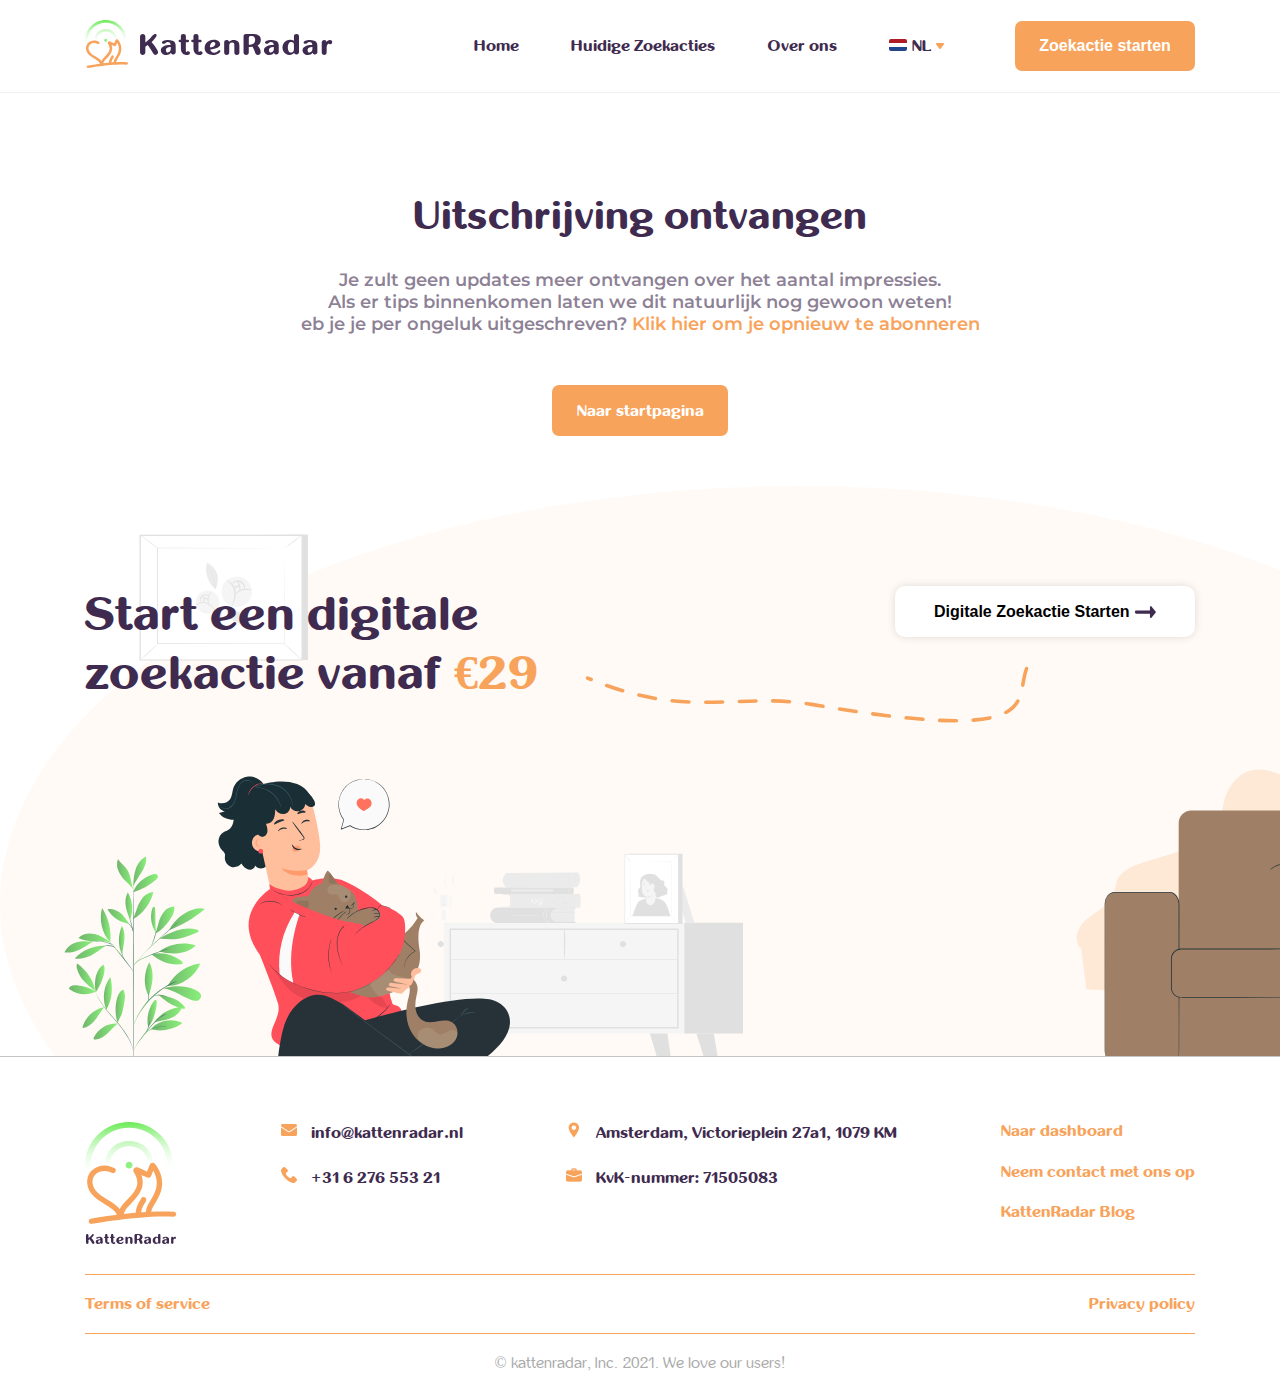
<file: receive.html>
<!DOCTYPE html>
<html lang="en">

<head>
    <meta charset="UTF-8">
    <meta http-equiv="X-UA-Compatible" content="IE=edge">
    <meta name="viewport" content="width=device-width, initial-scale=1.0">
    <title>KattenRadar - Homepage</title>
    <link rel="preconnect" href="https://fonts.googleapis.com">
    <link rel="preconnect" href="https://fonts.gstatic.com" crossorigin>
    <link href="https://fonts.googleapis.com/css2?family=Montserrat:wght@300;400;500;600;900&display=swap" rel="stylesheet">
    <link rel="stylesheet" href="style/default_styles.css">
    <link rel="stylesheet" href="style/inner_styles.css">
</head>

<body>
    <!-- STICKY HEADER -->
    <div class="sticky__container">
        <div class="header" id="sticky__header">
            <ul>
                <li>
                    <a href="#"> <img src="img/logotype.svg" alt="Logotype"></a>
                </li>
                <li>
                    <ul class="header__menu_list">
                        <li>
                            <a href="/home">Home</a>
                        </li>
                        <li>
                            <a href="/searches">Huidige Zoekacties</a>
                        </li>
                        <li>
                            <a href="/about">Over ons</a>
                        </li>
                        <li class="lang__wrapper" id="sticky__lang__wrapper">
                            <div class="header__current_lang">
                                <div><img class="icon__flag" id="icon__flag_sticky" src="img/icons/flag_dutch.svg" alt="Flag"><span id="language_sticky">NL</span><img class="header__down" src="img/icons/header_down.svg" alt="Down"></div>
                            </div>
                            <div class="header__lang">
                                <div><img class="icon__flag" id="Dutch" src="img/icons/flag_dutch.svg" alt="Flag"> NL
                                </div>
                                <div><img class="icon__flag" id="English" src="img/icons/flag_eng.svg" alt="Flag"> EN
                                </div>
                                <div><img class="icon__flag" id="Deutsch" src="img/icons/flag_deu.svg" alt="Flag"> DE
                                </div>
                            </div>
                        </li>
                    </ul>
                </li>
                <li>
                    <button class="header__start_search">Zoekactie starten</button>
                </li>
            </ul>
        </div>
    </div>
    <!-- STICKY HEADER END -->
    <div class="blur__wrapper">
        <!-- HEADER -->
        <div class="header default_header">
            <ul>
                <li>
                    <a href="#"> <img src="img/logotype.svg" alt="Logotype"></a>
                </li>
                <li>
                    <ul class="header__menu_list">
                        <li>
                            <a href="/home">Home</a>
                        </li>
                        <li>
                            <a href="/searches">Huidige Zoekacties</a>
                        </li>
                        <li>
                            <a href="/about">Over ons</a>
                        </li>
                        <li class="lang__wrapper">
                            <div class="header__current_lang">
                                <div><img class="icon__flag" id="icon__flag" src="img/icons/flag_dutch.svg" alt="Flag"><span id="language">NL</span><img class="header__down" src="img/icons/header_down.svg" alt="Down"></div>
                            </div>
                            <div class="header__lang">
                                <div><img class="icon__flag" id="Dutch" src="img/icons/flag_dutch.svg" alt="Flag"> NL
                                </div>
                                <div><img class="icon__flag" id="English" src="img/icons/flag_eng.svg" alt="Flag"> EN
                                </div>
                                <div><img class="icon__flag" id="Deutsch" src="img/icons/flag_deu.svg" alt="Flag"> DE
                                </div>
                            </div>
                        </li>
                    </ul>
                </li>
                <li>
                    <button class="header__start_search">Zoekactie starten</button>
                </li>
            </ul>
        </div>
        <!-- HEADER END -->
        <!-- MOBILE HEADER -->
        <div class="mb__header">
            <div class="mb__header_top">
                <img src="img/logotype.svg" alt="Logotype">
                <div class="mb__header_icons">
                    <a href="#"><img src="img/icon_facebook.svg" alt="Facebook"></a>
                    <a href="#"><img src="img/icon_insta.svg" alt="Instagram"></a>
                </div>
                <div class="mb__header_lang">
                    <img class="mb__header_icon" src="img/icons/flag_dutch.svg" alt="Mobile Lang">
                    <p><img src="img/icons/down.svg" alt="Mobile Lang Down"></p>
                </div>
            </div>
            <div class="mb__header_menu">
                <a href="#" class="header__menu_active">Home</a>
                <a href="#">Huidige Zoekacties</a>
                <a href="#">Over ons</a>
            </div>
            <div class="mb__header_language">
                <div class="mb__header_block" id="lang_Dutch">
                    <img src="img/icons/flag_dutch.svg" id="image__Dutch" alt="Lang">
                    <p>NL</p>
                </div>
                <div class="mb__header_block" id="lang_English">
                    <img src="img/icons/flag_eng.svg" id="image__English" alt="Lang">
                    <p>EN</p>
                </div>
                <div class="mb__header_block" id="lang_Deutsch">
                    <img src="img/icons/flag_deu.svg" id="image__Deutsch" alt="Lang">
                    <p>DE</p>
                </div>
            </div>
        </div>
        <!-- MOBILE HEADER END -->

        <!-- MOBILE STICKY HEADER -->
        <div class="mb__header mb__header_sticky">
            <div class="mb__header_top">
                <img src="img/logotype.svg" alt="Logotype">
                <div class="mb__header_icons">
                    <a href="#"><img src="img/icon_facebook.svg" alt="Facebook"></a>
                    <a href="#"><img src="img/icon_insta.svg" alt="Instagram"></a>
                </div>
                <div class="mb__header_lang">
                    <img src="img/mb_lang.svg" alt="Mobile Lang">
                </div>
            </div>
            <div class="mb__header_menu">
                <a href="#">Home</a>
                <a href="#">Huidige Zoekacties</a>
                <a href="#">Over ons</a>
            </div>
            <button class="mb__sticky_header_button">Meteen zoekactie starten</button>
        </div>
        <!-- MOBILE HEADER END -->
        <section class="receive">
            <div class="blog__container">
                <div class="receive_contents">
                    <h1>Uitschrijving ontvangen</h1>
                    <p>Je zult geen updates meer ontvangen over het aantal impressies.</p>
                    <p>Als er tips binnenkomen laten we dit natuurlijk nog gewoon weten!</p>
                    <p>eb je je per ongeluk uitgeschreven? <a href="#">Klik hier om je opnieuw te abonneren</a></p>
                    <button>Naar startpagina</button>
                </div>

            </div>
        </section>

        <!-- PRE-FOOTER -->

        <section class="prefooter">
            <div class="prefooter__body">
                <div class="container">
                    <div class="prefooter__body_text">
                        <p class="prefooter_body_left">Start een digitale zoekactie vanaf <span>€29</span></p>
                        <img class="prefooter_line" src="img/homepage/prefooter_line.svg" alt="Line">
                        <button class="prefooter__button">Digitale Zoekactie Starten <img
                        src="img/homepage/button-right.svg" alt="Right"></button>
                    </div>
                </div>
            </div>
        </section>

        <!-- PRE-FOOTER END -->
        <!-- FOOTER -->

        <footer>
            <div class="container">
                <div class="footer__info">
                    <img src="img/footer_logo.svg" alt="Footer Logo">
                    <div class="footer__info_adress">
                        <div>
                            <img src="img/icons/email.svg" alt="email">
                            <span><a href="mailto:info@kattenradar.nl" class="phone">info@kattenradar.nl</a></span>
                        </div>
                        <div>
                            <img src="img/icons/phone.svg" alt="phone">
                            <span><a class="phone" href="tel:+31627655321">+31 6 276 553 21</a></span>
                        </div>
                    </div>
                    <div class="footer__info_adress">
                        <div>
                            <img src="img/icons/map_footer.svg" alt="map">
                            <span>Amsterdam, Victorieplein 27a1, 1079 KM</span>
                        </div>
                        <div>
                            <img src="img/icons/bag.svg" alt="bag">
                            <span>KvK-nummer: 71505083</span>
                        </div>
                    </div>
                    <div class="footer__info_links">
                        <p class="footer_dashboard">Naar dashboard</p>
                        <p class="footer_contact" href="#">Neem contact met ons op</p>
                        <a href="#">KattenRadar Blog</a>
                    </div>
                </div>
                <div class="footer_links">
                    <a href="#">Terms of service</a>
                    <a href="#">Privacy policy</a>
                </div>
                <p class="footer_bottom_text">© kattenradar, Inc. 2021. We love our users!</p>
            </div>
        </footer>
        <!-- MOBILE FOOTER -->
        <div class="mb_footer">
            <div class="mb__footer_header">
                <a href="#">Contact opnemen</a>
                <a href="#">Naar dashboard</a>
            </div>
            <div class="mb__footer_info">
                <div class="footer__info_adress">
                    <div>
                        <img src="img/icons/email.svg" alt="email">
                        <span><a href="mailto:info@kattenradar.nl" class="phone">info@kattenradar.nl</a></span>
                    </div>
                    <div>
                        <img src="img/icons/phone.svg" alt="phone">
                        <span><a class="phone" href="tel:+31627655321">+31 6 276 553 21</a></span>
                    </div>
                </div>
                <div class="footer__info_adress">
                    <div>
                        <img src="img/icons/map_footer.svg" alt="map">
                        <span>Amsterdam, Victorieplein 27a1, 1079 KM</span>
                    </div>
                    <div>
                        <img src="img/icons/bag.svg" alt="bag">
                        <span>KvK-nummer: 71505083</span>
                    </div>
                </div>
            </div>
            <div class="mb__footer_foot">
                <a href="#">Privacy policy</a>
                <a href="#">Blog</a>
                <a href="#">Terms of service</a>
            </div>
            <hr class="mb__footer_line">
            <p class="mb__footer_text">© kattenradar, Inc. 2021. We love our users!</p>
        </div>
    </div>
    <!-- FEEDBACK -->
    <div class="feedback">
    </div>
    <div class="feedback__popup">
        <div class="feedback_close">
            <img class="popup_close" src="img/homepage/close.svg" alt="Close">
        </div>
        <p>Neem contact op</p>
        <div class="feedback__form">
            <div class="feedback__form_block">
                <p>Email <span> *</span></p>
                <input type="email" id="form__email" placeholder="Email">
            </div>
            <div class="feedback__form_block">
                <p>Telefoon</p>
                <input type="phone" id="form__phone" placeholder="Telefoonnummer (optioneel)">
            </div>
        </div>
        <div class="feedback__textarea">
            <p>Bericht</p>
            <textarea name="message" id="message"></textarea>
        </div>
        <input type="hidden" name="token" value="" id="token">
        <p class="form__send_status">Your message has been successfully sent!</p>
        <button class="feedback__send" class="g-recaptcha" data-sitekey="6LdBDO4dAAAAAHksjb-qcwb7j-Ke3cEJwkBgIF4C" data-callback='onSubmit' data-action='submitForm'>Versturen</button>
        <p class="feedback__capcha_info">This site is protected by reCAPTCHA and the Google
            <a href="https://policies.google.com/privacy">Privacy Policy</a> and
            <a href="https://policies.google.com/terms">Terms of Service</a> apply.
        </p>
    </div>
    <!-- DASHBOARD POPUP -->
    <div class="dashboard__popup">
        <div class="feedback_close">
            <img class="popup_close" src="img/homepage/close.svg" alt="Close">
        </div>
        <div class="dashboard__popup_start">
            <p class="dashboard__title">To dashboard</p>
            <p class="dashboard__desc">Je kunt het dashboard van de zoekactie openen door op 'naar dashboard' te klikken in de emails van KattenRadar.</p>
            <p class="dashboard__desc" style="opacity: 0.6;">Kan je het niet vinden? Vul hier je email of telefoonnummer in, en wij sturen je de link nogmaals toe.</p>

            <input type="email" name="email" id="dashboardEmail" placeholder="Email of telefoonnummer">
            <button id="dashboard__send">Ontvang link naar dashboard</button>
        </div>
        <div class="dashboard__popup_done" style="display: none;">
            <p class="dashboard__title">Success!</p>
            <p class="dashboard__desc">We hebben je de nieuwe link gestuurd, check je e-mail</p>
            <button class="dashboard__top_button">Naar startpagina</button>
        </div>

        <div class="dashboard__popup_failed" style="display: none;">
            <p class="dashboard__title">Failed!</p>
            <p class="dashboard__desc">Deze e-mail heeft geen gekoppelde zoekopdrachten.</p>
            <button id="dashboard__failed_repeat">Probeer het opnieuw</button>
            <button class="dashboard__button dashboard__top_button">Naar startpagina</button>
        </div>
    </div>
    <script src="js/jquery-3.6.0.min.js"></script>
    <script src="js/default_script.js"></script>

</body>

</html>
</file>
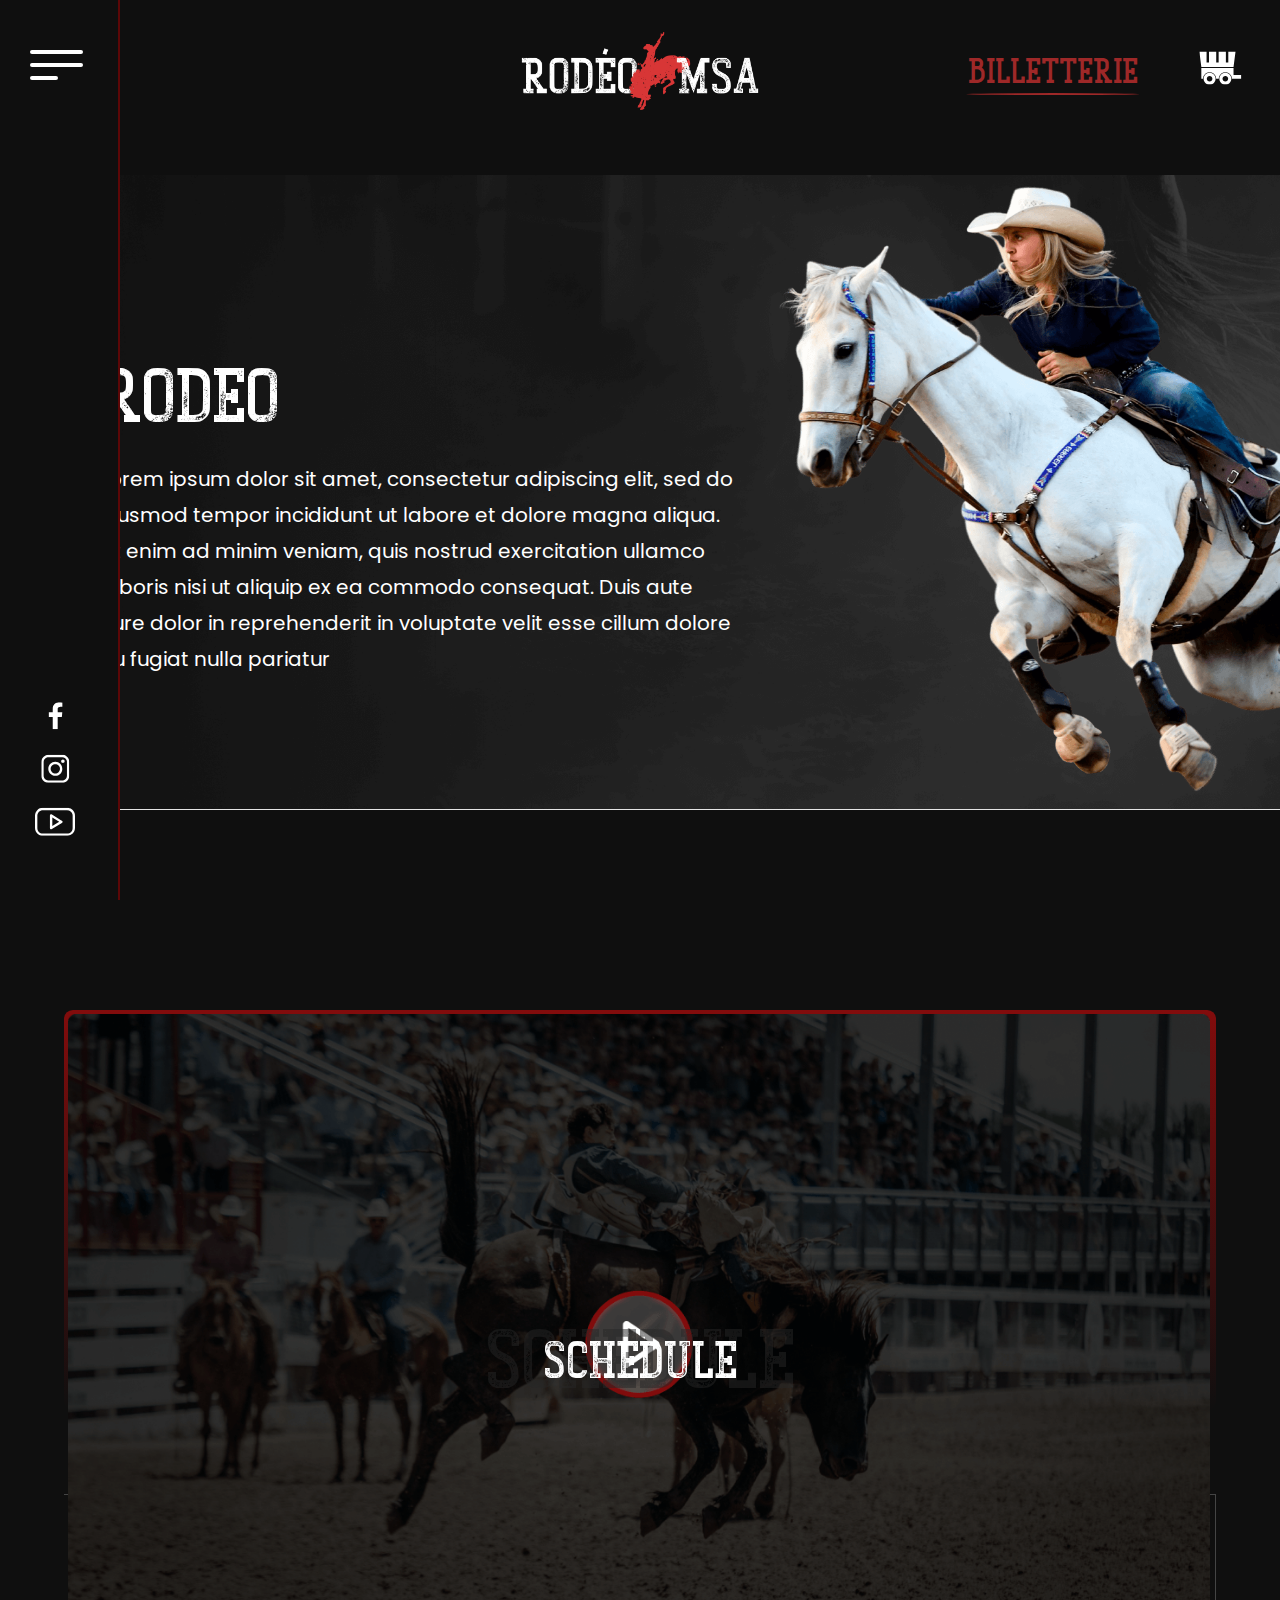
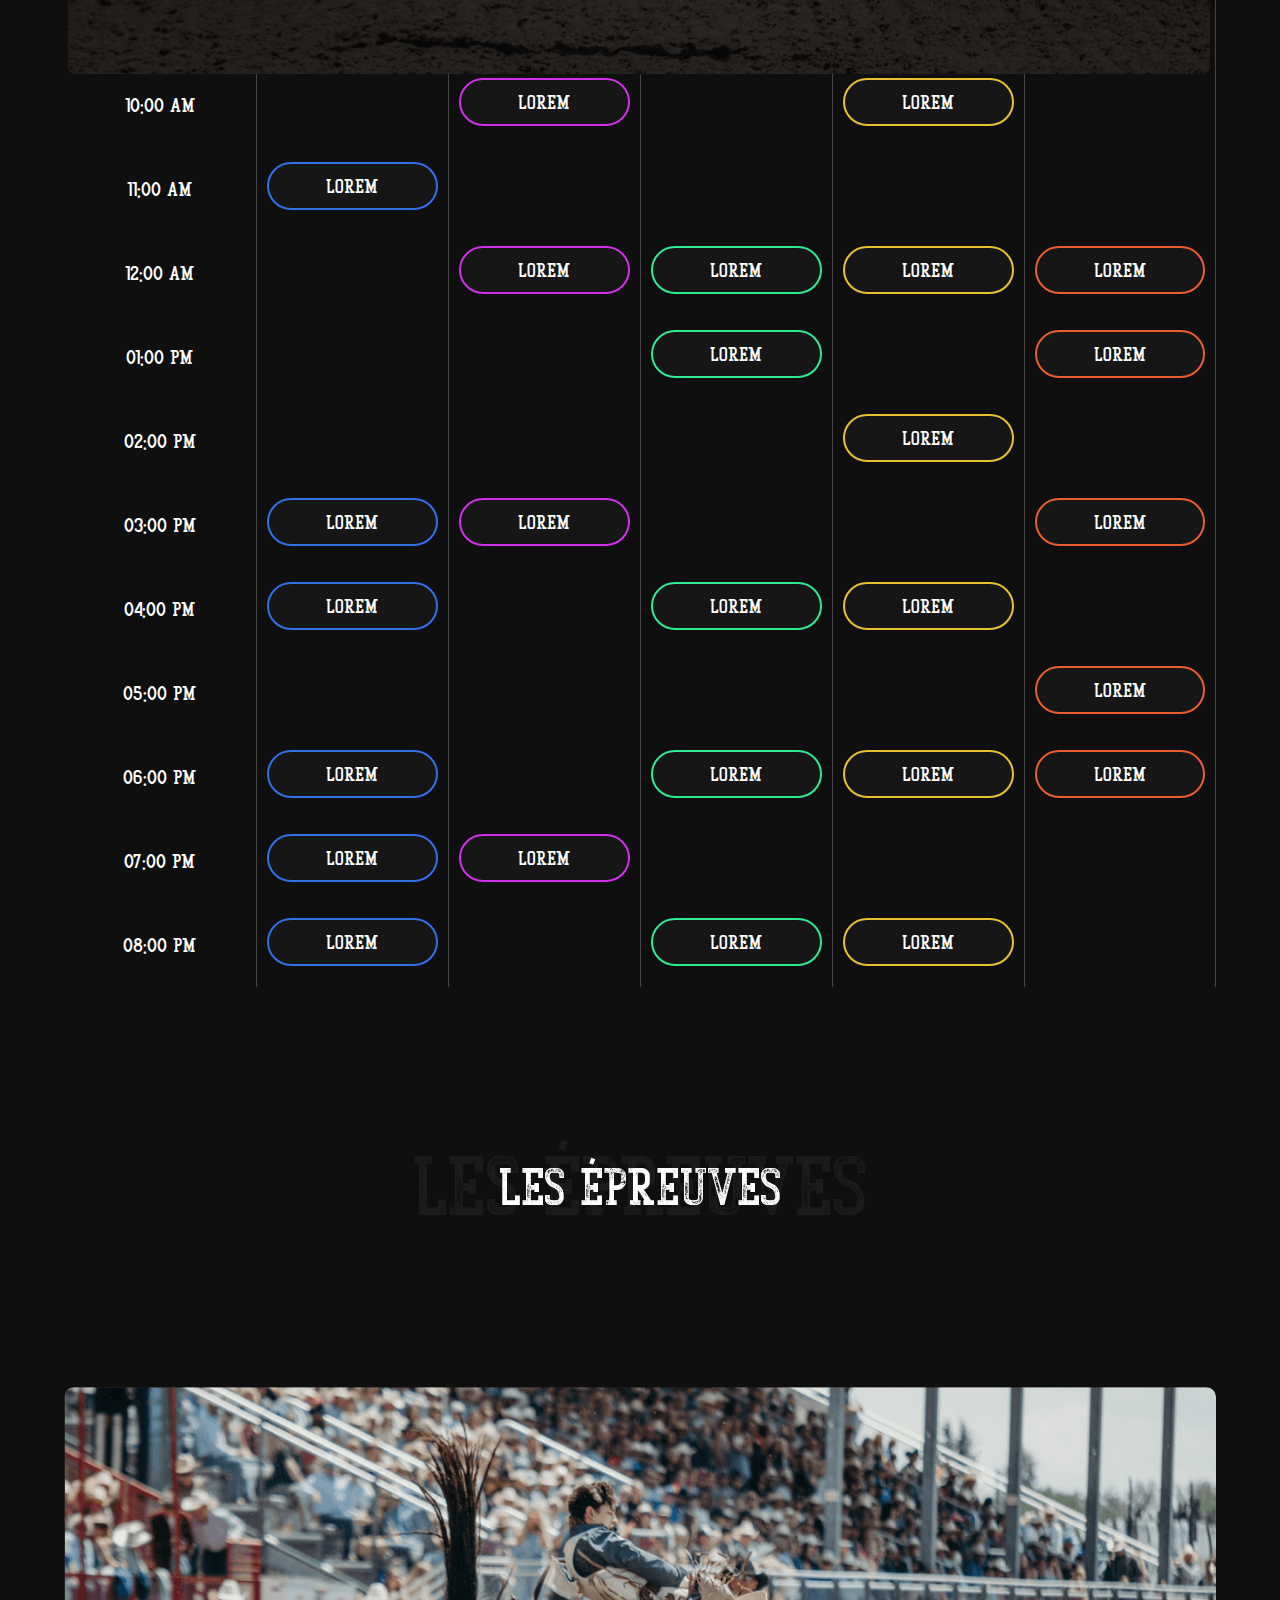
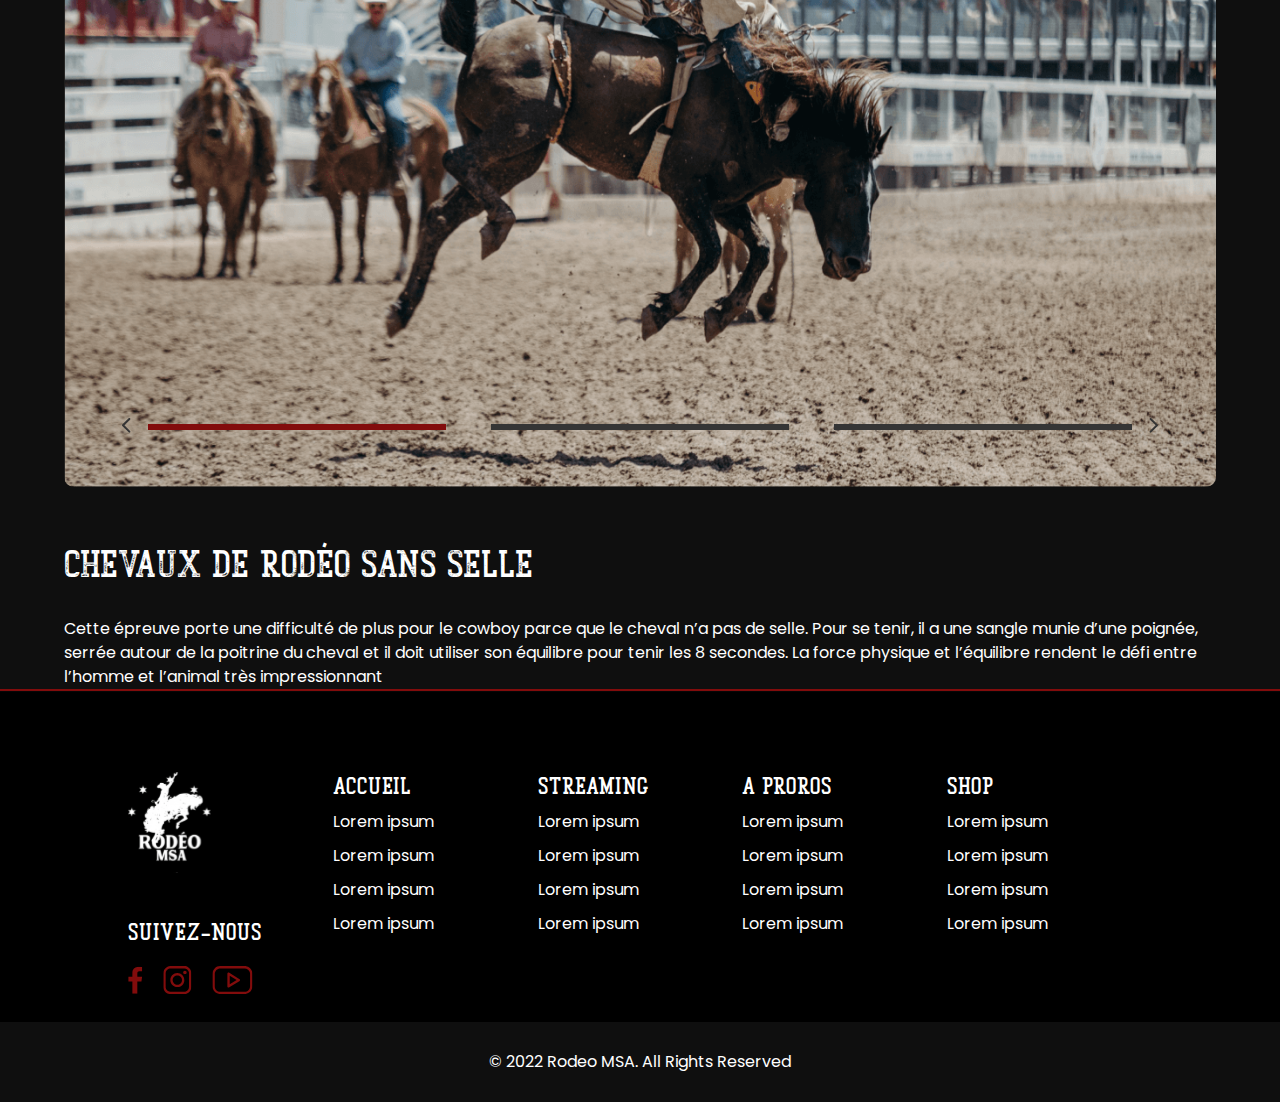
<file: rodeo.html>
<!DOCTYPE html>
<html lang="en">

<head>
    <meta charset="UTF-8">
    <meta http-equiv="X-UA-Compatible" content="IE=edge">
    <meta name="viewport" content="width=device-width, initial-scale=1.0">
    <title>Rodeo - Rodeo Page</title>
    <link rel="preconnect" href="https://fonts.googleapis.com">
    <link rel="preconnect" href="https://fonts.gstatic.com" crossorigin>
    <link href="https://fonts.googleapis.com/css2?family=Poppins&display=swap" rel="stylesheet">
    <link rel="stylesheet" href="style/style.css">
</head>

<body>
    <!-- MENU -->
    <div class="menu">
        <ul>
            <li>
                <div class="menu__hamburger main__menu">
                    <svg width="53" height="30" viewBox="0 0 53 30" fill="none" xmlns="http://www.w3.org/2000/svg">
                    <rect class="hamburger__line" width="53" height="4" rx="2" fill="white"/>
                    <rect class="hamburger__line" y="13" width="53" height="4" rx="2" fill="white"/>
                    <rect class="hamburger__line" y="26" width="28" height="4" rx="2" fill="white"/>
                    </svg>
                </div>
            </li>
            <li>
                <a class="logotype" href="/">
                    <img src="images/logotype.png" alt="Logotype">
                </a>
            </li>
            <li>
                <div class="menu__buttons">
                    <a href="#">
                        <p>billetterie</p>
                        <img src="images/button_line.svg" alt="Button Line">
                    </a>
                    <a class="menu__cart" href="/cart">
                        <svg width="54" height="36" viewBox="0 0 54 36" fill="none" xmlns="http://www.w3.org/2000/svg">
                    <g clip-path="url(#clip0_1_4115)">
                    <g clip-path="url(#clip1_1_4115)">
                    <path class="menu__cart_icon" d="M36.3014 2.59668V13.5996H33.8834V2.59668H26.6437V13.5996H24.2257V2.59668H16.9859V13.5996H14.5679V2.59668H7.32812L9.34119 18.0013H13.6817H14.5679H16.9859H24.2257H26.6437H33.8834H36.3014H38.2977H41.5282L43.5412 2.59668H36.3014Z" fill="white"/>
                    <path class="menu__cart_icon" d="M33.3318 23.8701C31.7442 23.8701 30.2216 24.4878 29.099 25.5872C27.9764 26.6867 27.3457 28.1779 27.3457 29.7327C27.3457 31.2877 27.9763 32.779 29.0989 33.8786C30.2215 34.9783 31.7441 35.5962 33.3318 35.5966C34.9198 35.5966 36.4427 34.9788 37.5656 33.8791C38.6885 32.7794 39.3193 31.2879 39.3193 29.7327C39.3193 28.9627 39.1644 28.2003 38.8635 27.4889C38.5626 26.7775 38.1215 26.1312 37.5655 25.5868C37.0095 25.0424 36.3495 24.6106 35.623 24.316C34.8966 24.0215 34.1181 23.87 33.3318 23.8701ZM33.3318 32.486C32.5869 32.486 31.8725 32.1962 31.3458 31.6803C30.819 31.1644 30.5231 30.4648 30.5231 29.7352C30.5231 29.0057 30.819 28.306 31.3458 27.7902C31.8725 27.2743 32.5869 26.9845 33.3318 26.9845C33.7008 26.9843 34.0662 27.0554 34.4071 27.1935C34.748 27.3317 35.0578 27.5343 35.3187 27.7897C35.5797 28.0452 35.7867 28.3485 35.9279 28.6823C36.0692 29.0161 36.1418 29.3739 36.1418 29.7352C36.1412 30.4646 35.8448 31.1638 35.3178 31.6791C34.7909 32.1945 34.0765 32.4838 33.3318 32.4835V32.486Z" fill="white"/>
                    <path class="menu__cart_icon" d="M17.5955 23.8701C16.8094 23.87 16.0309 24.0215 15.3045 24.316C14.5782 24.6106 13.9182 25.0424 13.3623 25.5869C12.8064 26.1313 12.3655 26.7776 12.0647 27.489C11.7639 28.2004 11.6092 28.9628 11.6094 29.7327C11.6092 30.5027 11.7639 31.2652 12.0647 31.9766C12.3654 32.688 12.8063 33.3345 13.3622 33.879C13.9181 34.4235 14.5781 34.8555 15.3044 35.1502C16.0308 35.4449 16.8093 35.5966 17.5955 35.5966C19.1835 35.5966 20.7064 34.9788 21.8293 33.8791C22.9521 32.7794 23.5829 31.2879 23.5829 29.7327C23.5829 28.9627 23.4281 28.2003 23.1272 27.4889C22.8262 26.7775 22.3852 26.1312 21.8292 25.5868C21.2732 25.0424 20.6131 24.6106 19.8867 24.316C19.1603 24.0215 18.3817 23.87 17.5955 23.8701ZM17.5955 32.486C16.8506 32.486 16.1362 32.1962 15.6095 31.6803C15.0827 31.1644 14.7868 30.4648 14.7868 29.7352C14.7868 29.0057 15.0827 28.306 15.6095 27.7902C16.1362 27.2743 16.8506 26.9845 17.5955 26.9845C18.3404 26.9845 19.0548 27.2743 19.5816 27.7902C20.1083 28.306 20.4042 29.0057 20.4042 29.7352C20.4035 30.4643 20.1073 31.1634 19.5807 31.6787C19.054 32.194 18.34 32.4835 17.5955 32.4835V32.486Z" fill="white"/>
                    <path class="menu__cart_icon" d="M41.5403 26.0431V18.8906H9.32617V29.7327H11.0223C11.0223 28.8871 11.1923 28.0498 11.5227 27.2685C11.8532 26.4873 12.3375 25.7775 12.948 25.1795C13.5585 24.5816 14.2833 24.1073 15.081 23.7837C15.8787 23.4601 16.7336 23.2936 17.5971 23.2936C18.4605 23.2936 19.3154 23.4601 20.1131 23.7837C20.9108 24.1073 21.6356 24.5816 22.2461 25.1795C22.8567 25.7775 23.341 26.4873 23.6714 27.2685C24.0018 28.0498 24.1718 28.8871 24.1718 29.7327H26.7593C26.7593 28.8871 26.9294 28.0498 27.2598 27.2685C27.5902 26.4873 28.0745 25.7775 28.685 25.1795C29.2956 24.5816 30.0204 24.1073 30.818 23.7837C31.6157 23.4601 32.4707 23.2936 33.3341 23.2936C34.1976 23.2934 35.0527 23.4598 35.8506 23.7834C36.6484 24.1069 37.3734 24.5812 37.984 25.1791C38.5947 25.777 39.0791 26.4869 39.4096 27.2682C39.7401 28.0496 39.9102 28.887 39.9102 29.7327H49.3312V26.0431H41.5403Z" fill="white"/>
                    </g>
                    </g>
                    <defs>
                    <clipPath id="clip0_1_4115">
                    <rect width="53" height="35" fill="white" transform="translate(0.328125 0.59668)"/>
                    </clipPath>
                    <clipPath id="clip1_1_4115">
                    <rect width="42" height="33" fill="white" transform="translate(7.32812 2.59668)"/>
                    </clipPath>
                    </defs>
                </svg>
                    </a>
                </div>
            </li>
        </ul>
    </div>

    <!-- RODEO -->

    <section class="rodeo__header">
        <div class="rodeo__header_container">
            <h1>Rodeo</h1>
            <p>Lorem ipsum dolor sit amet, consectetur adipiscing elit, sed do eiusmod tempor incididunt ut labore et dolore magna aliqua. Ut enim ad minim veniam, quis nostrud exercitation ullamco laboris nisi ut aliquip ex ea commodo consequat. Duis aute
                irure dolor in reprehenderit in voluptate velit esse cillum dolore eu fugiat nulla pariatur</p>
        </div>
        <img class="rodeo__header_img" src="images/homepage_horse.png" alt="Header Image">
    </section>

    <!-- RODEO BODY -->

    <section class="rodeo__body">
        <div class="streaming__video_block rodeo__video">
            <img src="images/rodeo/rodeo__video.png" alt="Rodeo Video">
        </div>

        <div class="rodeo__schelude">
            <div class="section__title">
                <p class="section__background_text">schedule</p>
                <h1 class="section__text">schedule</h1>
            </div>
            <div class="rodeo__schelude_block">
                <div class="rodeo__schelude_header">
                    <div></div>
                    <div>24 au 2022</div>
                    <div>25 au 2022</div>
                    <div>26 au 2022</div>
                    <div>27 au 2022</div>
                    <div>28 au 2022</div>
                </div>
                <div class="rodeo__schelude_time">
                    <div class="rodeo__schelude_timeblock" style="border: none;">08:00 AM</div>
                    <div>
                        <div class="rodeo__time_div time__blue">Lorem</div>
                    </div>
                    <div></div>
                    <div>
                        <div class="rodeo__time_div time__green">Lorem</div>
                    </div>
                    <div>
                        <div class="rodeo__time_div time__yellow">Lorem</div>
                    </div>
                    <div class="rodeo__right_div">
                        <div class="rodeo__time_div time__orange">Lorem</div>
                    </div>
                </div>
                <div class="rodeo__schelude_time">
                    <div class="rodeo__schelude_timeblock" style="border: none;">09:00 AM</div>
                    <div>
                        <div class="rodeo__time_div time__blue">Lorem</div>
                    </div>
                    <div>
                        <div class="rodeo__time_div time__purple">Lorem</div>
                    </div>
                    <div></div>
                    <div></div>
                    <div class="rodeo__right_div"></div>
                </div>
                <div class="rodeo__schelude_time">
                    <div class="rodeo__schelude_timeblock" style="border: none;">10:00 AM</div>
                    <div></div>
                    <div>
                        <div class="rodeo__time_div time__purple">Lorem</div>
                    </div>
                    <div></div>
                    <div>
                        <div class="rodeo__time_div time__yellow">Lorem</div>
                    </div>
                    <div class="rodeo__right_div"></div>
                </div>
                <div class="rodeo__schelude_time">
                    <div class="rodeo__schelude_timeblock" style="border: none;">11:00 AM</div>
                    <div>
                        <div class="rodeo__time_div time__blue">Lorem</div>
                    </div>
                    <div>

                    </div>
                    <div></div>
                    <div>

                    </div>
                    <div class="rodeo__right_div"></div>
                </div>
                <div class="rodeo__schelude_time">
                    <div class="rodeo__schelude_timeblock" style="border: none;">12:00 AM</div>
                    <div>
                    </div>
                    <div>
                        <div class="rodeo__time_div time__purple">Lorem</div>
                    </div>
                    <div>
                        <div class="rodeo__time_div time__green">Lorem</div>
                    </div>
                    <div>
                        <div class="rodeo__time_div time__yellow">Lorem</div>
                    </div>
                    <div class="rodeo__right_div">
                        <div class="rodeo__time_div time__orange">Lorem</div>
                    </div>
                </div>
                <div class="rodeo__schelude_time">
                    <div class="rodeo__schelude_timeblock" style="border: none;">01:00 PM</div>
                    <div>
                    </div>
                    <div>

                    </div>
                    <div>
                        <div class="rodeo__time_div time__green">Lorem</div>
                    </div>
                    <div>

                    </div>
                    <div class="rodeo__right_div">
                        <div class="rodeo__time_div time__orange">Lorem</div>
                    </div>
                </div>
                <div class="rodeo__schelude_time">
                    <div class="rodeo__schelude_timeblock" style="border: none;">02:00 PM</div>
                    <div>
                    </div>
                    <div>

                    </div>
                    <div>
                    </div>
                    <div>
                        <div class="rodeo__time_div time__yellow">Lorem</div>
                    </div>
                    <div class="rodeo__right_div">

                    </div>
                </div>
                <div class="rodeo__schelude_time">
                    <div class="rodeo__schelude_timeblock" style="border: none;">03:00 PM</div>
                    <div>
                        <div class="rodeo__time_div time__blue">Lorem</div>
                    </div>
                    <div>
                        <div class="rodeo__time_div time__purple">Lorem</div>
                    </div>
                    <div>
                    </div class="rodeo__right_div">
                    <div>

                    </div>
                    <div class="rodeo__right_div">
                        <div class="rodeo__time_div time__orange">Lorem</div>
                    </div>
                </div>
                <div class="rodeo__schelude_time">
                    <div class="rodeo__schelude_timeblock" style="border: none;">04:00 PM</div>
                    <div>
                        <div class="rodeo__time_div time__blue">Lorem</div>
                    </div>
                    <div>

                    </div>
                    <div>
                        <div class="rodeo__time_div time__green">Lorem</div>
                    </div>
                    <div>
                        <div class="rodeo__time_div time__yellow">Lorem</div>
                    </div>
                    <div class="rodeo__right_div">

                    </div>
                </div>
                <div class="rodeo__schelude_time">
                    <div class="rodeo__schelude_timeblock" style="border: none;">05:00 PM</div>
                    <div>
                    </div>
                    <div>

                    </div>
                    <div>
                    </div>
                    <div>
                    </div>
                    <div class="rodeo__right_div">
                        <div class="rodeo__time_div time__orange">Lorem</div>
                    </div>
                </div>
                <div class="rodeo__schelude_time">
                    <div class="rodeo__schelude_timeblock" style="border: none;">06:00 PM</div>
                    <div>
                        <div class="rodeo__time_div time__blue">Lorem</div>
                    </div>
                    <div>

                    </div>
                    <div>
                        <div class="rodeo__time_div time__green">Lorem</div>
                    </div>
                    <div>
                        <div class="rodeo__time_div time__yellow">Lorem</div>
                    </div>
                    <div class="rodeo__right_div">
                        <div class="rodeo__time_div time__orange">Lorem</div>
                    </div>
                </div>
                <div class="rodeo__schelude_time">
                    <div class="rodeo__schelude_timeblock" style="border: none;">07:00 PM</div>
                    <div>
                        <div class="rodeo__time_div time__blue">Lorem</div>
                    </div>
                    <div>
                        <div class="rodeo__time_div time__purple">Lorem</div>
                    </div>
                    <div></div>
                    <div></div>
                    <div class="rodeo__right_div"></div>
                </div>
                <div class="rodeo__schelude_time">
                    <div class="rodeo__schelude_timeblock" style="border: none;">08:00 PM</div>
                    <div>
                        <div class="rodeo__time_div time__blue">Lorem</div>
                    </div>
                    <div></div>
                    <div>
                        <div class="rodeo__time_div time__green">Lorem</div>
                    </div>
                    <div>
                        <div class="rodeo__time_div time__yellow">Lorem</div>
                    </div>
                    <div class="rodeo__right_div"></div>
                </div>
            </div>
        </div>
        <div class="rodeo__slider_block">
            <div class="section__title">
                <p class="section__background_text">Les épreuves</p>
                <h1 class="section__text">Les épreuves</h1>
            </div>

            <div class="rodeo__slider">
                <div class="rodeo__slider_bar">
                    <div class="rodeo__slider_prev"><svg width="9" height="16" viewBox="0 0 9 16" fill="none" xmlns="http://www.w3.org/2000/svg">
                        <path class="slider__button" d="M0.293292 7.5883C-0.0972319 7.97883 -0.0972319 8.61199 0.293292 9.00252L6.65725 15.3665C7.04778 15.757 7.68094 15.757 8.07147 15.3665C8.46199 14.976 8.46199 14.3428 8.07147 13.9523L2.41461 8.29541L8.07147 2.63856C8.46199 2.24803 8.46199 1.61487 8.07147 1.22434C7.68094 0.833818 7.04778 0.833818 6.65725 1.22434L0.293292 7.5883ZM1.68164 7.29541H1.0004V9.29541H1.68164L1.68164 7.29541Z" fill="#353535"/>
                        </svg>
                    </div>
                    <div class="rodeo__slider_lines">
                    </div>
                    <div class="rodeo__slider_next"><svg width="9" height="16" viewBox="0 0 9 16" fill="none" xmlns="http://www.w3.org/2000/svg">
                        <path class="slider__button" d="M8.70671 7.5883C9.09723 7.97883 9.09723 8.61199 8.70671 9.00252L2.34275 15.3665C1.95222 15.757 1.31906 15.757 0.928533 15.3665C0.538009 14.976 0.538009 14.3428 0.928533 13.9523L6.58539 8.29541L0.928533 2.63856C0.538009 2.24803 0.538009 1.61487 0.928533 1.22434C1.31906 0.833818 1.95222 0.833818 2.34275 1.22434L8.70671 7.5883ZM7.31836 7.29541H7.9996V9.29541H7.31836V7.29541Z" fill="#353535"/>
                        </svg>
                    </div>
                </div>
                <div class="rodeo__slider_wrapper">
                    <div class="rodeo__slide">
                        <img src="images/rodeo/rodeo_slider.png" alt="Rodeo Slider">
                        <div class="rodeo__slide_text">
                            <p class="rodeo__slide_title">CHEVAUX DE RODÉO SANS SELLE</p>
                            <p class="rodeo__slide_desc">Cette épreuve porte une difficulté de plus pour le cowboy parce que le cheval n’a pas de selle. Pour se tenir, il a une sangle munie d’une poignée, serrée autour de la poitrine du cheval et il doit utiliser son équilibre pour
                                tenir les 8 secondes. La force physique et l’équilibre rendent le défi entre l’homme et l’animal très impressionnant</p>
                        </div>
                    </div>
                    <div class="rodeo__slide">
                        <img src="images/rodeo/rodeo_slider.png" alt="Rodeo Slider">
                        <div class="rodeo__slide_text">
                            <p class="rodeo__slide_title">CHEVAUX DE RODÉO SANS SELLE</p>
                            <p class="rodeo__slide_desc">Cette épreuve porte une difficulté de plus pour le cowboy parce que le cheval n’a pas de selle. Pour se tenir, il a une sangle munie d’une poignée, serrée autour de la poitrine du cheval et il doit utiliser son équilibre pour
                                tenir les 8 secondes. La force physique et l’équilibre rendent le défi entre l’homme et l’animal très impressionnant</p>
                        </div>
                    </div>
                    <div class="rodeo__slide">
                        <img src="images/rodeo/rodeo_slider.png" alt="Rodeo Slider">
                        <div class="rodeo__slide_text">
                            <p class="rodeo__slide_title">CHEVAUX DE RODÉO SANS SELLE</p>
                            <p class="rodeo__slide_desc">Cette épreuve porte une difficulté de plus pour le cowboy parce que le cheval n’a pas de selle. Pour se tenir, il a une sangle munie d’une poignée, serrée autour de la poitrine du cheval et il doit utiliser son équilibre pour
                                tenir les 8 secondes. La force physique et l’équilibre rendent le défi entre l’homme et l’animal très impressionnant</p>
                        </div>
                    </div>
                </div>

            </div>
        </div>
    </section>
    <!-- FOOTER -->

    <footer>
        <div class="footer__container">
            <div class="footer__block">
                <img src="images/footer__logo.svg" alt="Footer logo">
                <p>SUIVEZ-NOUS</p>
                <div class="footer__block_media">
                    <a href="#"><svg width="15" height="28" viewBox="0 0 15 28" fill="none" xmlns="http://www.w3.org/2000/svg">
                        <g clip-path="url(#clip0_39_1646)">
                        <path d="M14.2296 0.976867V5.26927C13.8955 5.26927 13.5719 5.26927 13.2495 5.26927C12.5558 5.27984 11.8601 5.26927 11.1676 5.31364C10.0362 5.38548 9.4304 5.91794 9.36062 7.04624C9.28766 8.23581 9.34476 9.43279 9.34476 10.6667H14.0721C13.8606 12.2842 13.6607 13.8583 13.4524 15.4694H9.3215V27.7772H4.36477V15.4821H0.228516V10.6688H4.36477V10.3244C4.36477 9.07676 4.34045 7.82697 4.39015 6.58034C4.45041 5.077 4.88921 3.69514 5.94336 2.56579C6.8442 1.60018 7.98081 1.08674 9.26651 0.891293C10.7045 0.680001 12.1446 0.817341 13.5825 0.917705C13.795 0.932495 14.0118 0.956794 14.2296 0.976867Z" fill="#820C0C"/>
                        </g>
                        <defs>
                        <clipPath id="clip0_39_1646">
                        <rect width="14" height="27" fill="white" transform="translate(0.230469 0.77832)"/>
                        </clipPath>
                        </defs>
                        </svg>
                    </a>
                    <a href="#"><svg width="29" height="29" viewBox="0 0 29 29" fill="none" xmlns="http://www.w3.org/2000/svg">
                        <g clip-path="url(#clip0_39_1648)">
                        <path d="M0.336882 14.0795C0.336882 11.8106 0.317179 9.54168 0.336882 7.27387C0.369722 4.23296 1.77197 2.03523 4.50531 0.70367C5.4002 0.28493 6.37891 0.0763078 7.36671 0.0937356C12.0036 0.0937356 16.6406 0.0838803 21.2775 0.0937356C22.7693 0.0856594 24.2247 0.554155 25.4318 1.43101C26.6389 2.30787 27.5347 3.5473 27.9888 4.96882C28.2177 5.6813 28.3307 6.42589 28.3237 7.17422C28.3237 11.7843 28.3237 16.394 28.3237 21.0034C28.3237 24.1264 26.4125 26.7622 23.4547 27.7477C22.743 27.979 21.9984 28.0929 21.2501 28.085C16.6402 28.085 12.031 28.085 7.42254 28.085C4.29732 28.085 1.66798 26.1829 0.674042 23.2219C0.436295 22.4835 0.321277 21.7111 0.333595 20.9355C0.337244 18.6505 0.338342 16.3652 0.336882 14.0795ZM14.3046 25.7405V25.7526C16.5913 25.7526 18.878 25.7679 21.1637 25.7416C21.727 25.744 22.2874 25.6602 22.8253 25.493C24.7727 24.836 25.979 23.1289 25.9845 21.0439C25.9954 16.4068 25.9954 11.7712 25.9845 7.13699C25.9859 6.79126 25.9492 6.44642 25.875 6.10875C25.3671 3.88912 23.5456 2.44696 21.2326 2.44258C16.6351 2.43382 12.035 2.43674 7.4324 2.45134C6.88707 2.45309 6.34517 2.53802 5.82544 2.7032C3.99299 3.2978 2.65097 5.07833 2.66739 7.2454C2.69257 11.8095 2.67394 16.3736 2.67832 20.9333C2.67923 21.2428 2.70045 21.5519 2.74182 21.8586C3.01439 23.9151 4.95957 25.7033 7.03393 25.7339C9.45748 25.7679 11.881 25.7405 14.3046 25.7405Z" fill="#820C0C"/>
                        <path d="M21.3283 14.1324C21.2889 18.0088 18.1133 21.1406 14.2788 21.0913C10.407 21.0388 7.29602 17.8872 7.33433 14.0546C7.37374 10.1771 10.546 7.04642 14.3839 7.09679C18.2567 7.14826 21.3677 10.3009 21.3283 14.1324ZM14.3313 9.43578C13.72 9.43463 13.1144 9.55411 12.5493 9.78737C11.9842 10.0206 11.4706 10.3631 11.038 10.7952C10.6053 11.2273 10.2621 11.7405 10.028 12.3054C9.79389 12.8703 9.67346 13.4759 9.67361 14.0875C9.67174 14.699 9.79046 15.305 10.023 15.8705C10.2555 16.4361 10.5972 16.9503 11.0287 17.3836C11.4601 17.8169 11.9727 18.1608 12.5372 18.3957C13.1016 18.6306 13.7069 18.7517 14.3182 18.7523C14.9317 18.7551 15.5397 18.6363 16.1071 18.403C16.6746 18.1696 17.1902 17.8262 17.6244 17.3926C18.0586 16.959 18.4027 16.4437 18.6369 15.8765C18.8711 15.3092 18.9908 14.7012 18.989 14.0875C18.9893 13.4759 18.869 12.8702 18.6349 12.3052C18.4009 11.7402 18.0577 11.227 17.625 10.7949C17.1923 10.3628 16.6787 10.0203 16.1135 9.78708C15.5483 9.55386 14.9427 9.43448 14.3313 9.43578Z" fill="#820C0C"/>
                        <path d="M21.9058 8.25392C21.6779 8.25392 21.4523 8.20897 21.2418 8.12167C21.0312 8.03436 20.84 7.9064 20.679 7.7451C20.5179 7.58381 20.3902 7.39234 20.3032 7.18164C20.2162 6.97095 20.1716 6.74516 20.1719 6.51719C20.1719 6.05252 20.3564 5.60688 20.6849 5.27831C21.0133 4.94973 21.4588 4.76514 21.9233 4.76514C22.3835 4.7711 22.8232 4.95672 23.1486 5.2824C23.474 5.60807 23.6592 6.04804 23.6649 6.50843C23.664 6.73861 23.6178 6.96636 23.529 7.17867C23.4401 7.39098 23.3102 7.58369 23.1469 7.74579C22.9835 7.90788 22.7898 8.03619 22.5769 8.12338C22.3639 8.21057 22.1359 8.25493 21.9058 8.25392Z" fill="#820C0C"/>
                        </g>
                        <defs>
                        <clipPath id="clip0_39_1648">
                        <rect width="28" height="28" fill="white" transform="translate(0.328125 0.0927734)"/>
                        </clipPath>
                        </defs>
                        </svg>
                    </a>
                    <a href="#">
                        <svg width="41" height="29" viewBox="0 0 41 29" fill="none" xmlns="http://www.w3.org/2000/svg">
                            <g clip-path="url(#clip0_39_1652)">
                            <path d="M20.407 28.0848C16.426 28.0848 12.4435 28.0848 8.4626 28.0848C4.83974 28.0739 1.82981 25.9194 0.800964 22.5611C0.574135 21.8162 0.454101 21.043 0.444459 20.2644C0.411623 16.1541 0.41634 12.0453 0.431976 7.93495C0.427703 5.87953 1.23479 3.90546 2.67789 2.4417C4.121 0.977946 6.08347 0.142773 8.13893 0.117651C12.517 0.0629304 16.8826 0.10201 21.2544 0.100446C24.9633 0.100446 28.6721 0.100446 32.381 0.100446C36.0085 0.11139 39.0106 2.26115 40.0426 5.62415C40.2663 6.34292 40.3858 7.09003 40.3976 7.8427C40.432 12.0046 40.4356 16.166 40.4085 20.3269C40.3835 24.5233 36.978 28.0019 32.7828 28.0582C28.6596 28.1145 24.5333 28.0707 20.4085 28.0707L20.407 28.0848ZM20.4226 2.44407C16.4276 2.44407 12.4326 2.44407 8.4376 2.44407C5.15404 2.45189 2.77894 4.85024 2.77737 8.11787C2.77737 12.1235 2.77737 16.129 2.77737 20.1346C2.77737 23.2615 5.15091 25.7146 8.28124 25.724C16.3744 25.749 24.4687 25.749 32.5639 25.724C35.6911 25.7146 38.0631 23.2678 38.0678 20.1346C38.0678 16.103 38.0678 12.0708 38.0678 8.03813C38.0708 7.63548 38.0321 7.23361 37.9521 6.83896C37.3876 4.2061 35.2001 2.45189 32.4513 2.44407C28.4391 2.43938 24.4316 2.44877 20.4226 2.44877V2.44407Z" fill="#820C0C"/>
                            <path d="M15.3637 14.0043C15.3637 11.9197 15.3637 9.83926 15.3637 7.76299C15.3637 7.1376 15.6326 6.71391 16.1267 6.52473C16.5723 6.35275 16.9586 6.4919 17.3401 6.73267C19.7021 8.22213 22.0674 9.70897 24.4357 11.1932C25.4036 11.8014 26.3745 12.4049 27.3393 13.0193C28.304 13.6338 28.2853 14.6078 27.3221 15.1988C23.9864 17.2428 20.6507 19.2852 17.3151 21.326C16.8726 21.5965 16.43 21.7059 15.9578 21.4323C15.4856 21.1587 15.3559 20.7209 15.3574 20.205C15.3668 18.1381 15.3637 16.0712 15.3637 14.0043ZM17.7435 9.75483V18.3148L24.6436 14.0934L17.7435 9.75483Z" fill="#820C0C"/>
                            </g>
                            <defs>
                            <clipPath id="clip0_39_1652">
                            <rect width="40" height="28" fill="white" transform="translate(0.423828 0.0927734)"/>
                            </clipPath>
                            </defs>
                            </svg>
                    </a>
                </div>
            </div>
            <div class="footer__block">
                <p class="footer__block_title">accueil</p>
                <div class="footer__links">
                    <a href="#">Lorem ipsum</a>
                    <a href="#">Lorem ipsum</a>
                    <a href="#">Lorem ipsum</a>
                    <a href="#">Lorem ipsum</a>
                </div>
            </div>
            <div class="footer__block">
                <p class="footer__block_title">STREAMING</p>
                <div class="footer__links">
                    <a href="#">Lorem ipsum</a>
                    <a href="#">Lorem ipsum</a>
                    <a href="#">Lorem ipsum</a>
                    <a href="#">Lorem ipsum</a>
                </div>
            </div>
            <div class="footer__block">
                <p class="footer__block_title">A PROROS</p>
                <div class="footer__links">
                    <a href="#">Lorem ipsum</a>
                    <a href="#">Lorem ipsum</a>
                    <a href="#">Lorem ipsum</a>
                    <a href="#">Lorem ipsum</a>
                </div>
            </div>
            <div class="footer__block">
                <p class="footer__block_title">SHOP</p>
                <div class="footer__links">
                    <a href="#">Lorem ipsum</a>
                    <a href="#">Lorem ipsum</a>
                    <a href="#">Lorem ipsum</a>
                    <a href="#">Lorem ipsum</a>
                </div>
            </div>
        </div>
        <div class="mb__footer">
            <img src="images/footer__logo.svg" alt="Logotype">
            <p>SUIVEZ-NOUS</p>
            <div class="footer__block_media">
                <a href="#"><svg width="15" height="28" viewBox="0 0 15 28" fill="none" xmlns="http://www.w3.org/2000/svg">
        <g clip-path="url(#clip0_39_1646)">
        <path d="M14.2296 0.976867V5.26927C13.8955 5.26927 13.5719 5.26927 13.2495 5.26927C12.5558 5.27984 11.8601 5.26927 11.1676 5.31364C10.0362 5.38548 9.4304 5.91794 9.36062 7.04624C9.28766 8.23581 9.34476 9.43279 9.34476 10.6667H14.0721C13.8606 12.2842 13.6607 13.8583 13.4524 15.4694H9.3215V27.7772H4.36477V15.4821H0.228516V10.6688H4.36477V10.3244C4.36477 9.07676 4.34045 7.82697 4.39015 6.58034C4.45041 5.077 4.88921 3.69514 5.94336 2.56579C6.8442 1.60018 7.98081 1.08674 9.26651 0.891293C10.7045 0.680001 12.1446 0.817341 13.5825 0.917705C13.795 0.932495 14.0118 0.956794 14.2296 0.976867Z" fill="#820C0C"/>
        </g>
        <defs>
        <clipPath id="clip0_39_1646">
        <rect width="14" height="27" fill="white" transform="translate(0.230469 0.77832)"/>
        </clipPath>
        </defs>
        </svg>
    </a>
                <a href="#"><svg width="29" height="29" viewBox="0 0 29 29" fill="none" xmlns="http://www.w3.org/2000/svg">
        <g clip-path="url(#clip0_39_1648)">
        <path d="M0.336882 14.0795C0.336882 11.8106 0.317179 9.54168 0.336882 7.27387C0.369722 4.23296 1.77197 2.03523 4.50531 0.70367C5.4002 0.28493 6.37891 0.0763078 7.36671 0.0937356C12.0036 0.0937356 16.6406 0.0838803 21.2775 0.0937356C22.7693 0.0856594 24.2247 0.554155 25.4318 1.43101C26.6389 2.30787 27.5347 3.5473 27.9888 4.96882C28.2177 5.6813 28.3307 6.42589 28.3237 7.17422C28.3237 11.7843 28.3237 16.394 28.3237 21.0034C28.3237 24.1264 26.4125 26.7622 23.4547 27.7477C22.743 27.979 21.9984 28.0929 21.2501 28.085C16.6402 28.085 12.031 28.085 7.42254 28.085C4.29732 28.085 1.66798 26.1829 0.674042 23.2219C0.436295 22.4835 0.321277 21.7111 0.333595 20.9355C0.337244 18.6505 0.338342 16.3652 0.336882 14.0795ZM14.3046 25.7405V25.7526C16.5913 25.7526 18.878 25.7679 21.1637 25.7416C21.727 25.744 22.2874 25.6602 22.8253 25.493C24.7727 24.836 25.979 23.1289 25.9845 21.0439C25.9954 16.4068 25.9954 11.7712 25.9845 7.13699C25.9859 6.79126 25.9492 6.44642 25.875 6.10875C25.3671 3.88912 23.5456 2.44696 21.2326 2.44258C16.6351 2.43382 12.035 2.43674 7.4324 2.45134C6.88707 2.45309 6.34517 2.53802 5.82544 2.7032C3.99299 3.2978 2.65097 5.07833 2.66739 7.2454C2.69257 11.8095 2.67394 16.3736 2.67832 20.9333C2.67923 21.2428 2.70045 21.5519 2.74182 21.8586C3.01439 23.9151 4.95957 25.7033 7.03393 25.7339C9.45748 25.7679 11.881 25.7405 14.3046 25.7405Z" fill="#820C0C"/>
        <path d="M21.3283 14.1324C21.2889 18.0088 18.1133 21.1406 14.2788 21.0913C10.407 21.0388 7.29602 17.8872 7.33433 14.0546C7.37374 10.1771 10.546 7.04642 14.3839 7.09679C18.2567 7.14826 21.3677 10.3009 21.3283 14.1324ZM14.3313 9.43578C13.72 9.43463 13.1144 9.55411 12.5493 9.78737C11.9842 10.0206 11.4706 10.3631 11.038 10.7952C10.6053 11.2273 10.2621 11.7405 10.028 12.3054C9.79389 12.8703 9.67346 13.4759 9.67361 14.0875C9.67174 14.699 9.79046 15.305 10.023 15.8705C10.2555 16.4361 10.5972 16.9503 11.0287 17.3836C11.4601 17.8169 11.9727 18.1608 12.5372 18.3957C13.1016 18.6306 13.7069 18.7517 14.3182 18.7523C14.9317 18.7551 15.5397 18.6363 16.1071 18.403C16.6746 18.1696 17.1902 17.8262 17.6244 17.3926C18.0586 16.959 18.4027 16.4437 18.6369 15.8765C18.8711 15.3092 18.9908 14.7012 18.989 14.0875C18.9893 13.4759 18.869 12.8702 18.6349 12.3052C18.4009 11.7402 18.0577 11.227 17.625 10.7949C17.1923 10.3628 16.6787 10.0203 16.1135 9.78708C15.5483 9.55386 14.9427 9.43448 14.3313 9.43578Z" fill="#820C0C"/>
        <path d="M21.9058 8.25392C21.6779 8.25392 21.4523 8.20897 21.2418 8.12167C21.0312 8.03436 20.84 7.9064 20.679 7.7451C20.5179 7.58381 20.3902 7.39234 20.3032 7.18164C20.2162 6.97095 20.1716 6.74516 20.1719 6.51719C20.1719 6.05252 20.3564 5.60688 20.6849 5.27831C21.0133 4.94973 21.4588 4.76514 21.9233 4.76514C22.3835 4.7711 22.8232 4.95672 23.1486 5.2824C23.474 5.60807 23.6592 6.04804 23.6649 6.50843C23.664 6.73861 23.6178 6.96636 23.529 7.17867C23.4401 7.39098 23.3102 7.58369 23.1469 7.74579C22.9835 7.90788 22.7898 8.03619 22.5769 8.12338C22.3639 8.21057 22.1359 8.25493 21.9058 8.25392Z" fill="#820C0C"/>
        </g>
        <defs>
        <clipPath id="clip0_39_1648">
        <rect width="28" height="28" fill="white" transform="translate(0.328125 0.0927734)"/>
        </clipPath>
        </defs>
        </svg>
    </a>
                <a href="#">
                    <svg width="41" height="29" viewBox="0 0 41 29" fill="none" xmlns="http://www.w3.org/2000/svg">
            <g clip-path="url(#clip0_39_1652)">
            <path d="M20.407 28.0848C16.426 28.0848 12.4435 28.0848 8.4626 28.0848C4.83974 28.0739 1.82981 25.9194 0.800964 22.5611C0.574135 21.8162 0.454101 21.043 0.444459 20.2644C0.411623 16.1541 0.41634 12.0453 0.431976 7.93495C0.427703 5.87953 1.23479 3.90546 2.67789 2.4417C4.121 0.977946 6.08347 0.142773 8.13893 0.117651C12.517 0.0629304 16.8826 0.10201 21.2544 0.100446C24.9633 0.100446 28.6721 0.100446 32.381 0.100446C36.0085 0.11139 39.0106 2.26115 40.0426 5.62415C40.2663 6.34292 40.3858 7.09003 40.3976 7.8427C40.432 12.0046 40.4356 16.166 40.4085 20.3269C40.3835 24.5233 36.978 28.0019 32.7828 28.0582C28.6596 28.1145 24.5333 28.0707 20.4085 28.0707L20.407 28.0848ZM20.4226 2.44407C16.4276 2.44407 12.4326 2.44407 8.4376 2.44407C5.15404 2.45189 2.77894 4.85024 2.77737 8.11787C2.77737 12.1235 2.77737 16.129 2.77737 20.1346C2.77737 23.2615 5.15091 25.7146 8.28124 25.724C16.3744 25.749 24.4687 25.749 32.5639 25.724C35.6911 25.7146 38.0631 23.2678 38.0678 20.1346C38.0678 16.103 38.0678 12.0708 38.0678 8.03813C38.0708 7.63548 38.0321 7.23361 37.9521 6.83896C37.3876 4.2061 35.2001 2.45189 32.4513 2.44407C28.4391 2.43938 24.4316 2.44877 20.4226 2.44877V2.44407Z" fill="#820C0C"/>
            <path d="M15.3637 14.0043C15.3637 11.9197 15.3637 9.83926 15.3637 7.76299C15.3637 7.1376 15.6326 6.71391 16.1267 6.52473C16.5723 6.35275 16.9586 6.4919 17.3401 6.73267C19.7021 8.22213 22.0674 9.70897 24.4357 11.1932C25.4036 11.8014 26.3745 12.4049 27.3393 13.0193C28.304 13.6338 28.2853 14.6078 27.3221 15.1988C23.9864 17.2428 20.6507 19.2852 17.3151 21.326C16.8726 21.5965 16.43 21.7059 15.9578 21.4323C15.4856 21.1587 15.3559 20.7209 15.3574 20.205C15.3668 18.1381 15.3637 16.0712 15.3637 14.0043ZM17.7435 9.75483V18.3148L24.6436 14.0934L17.7435 9.75483Z" fill="#820C0C"/>
            </g>
            <defs>
            <clipPath id="clip0_39_1652">
            <rect width="40" height="28" fill="white" transform="translate(0.423828 0.0927734)"/>
            </clipPath>
            </defs>
            </svg>
                </a>
            </div>
        </div>
        <div class="footer__bottom">
            <p>© 2022 Rodeo MSA. All Rights Reserved </p>
        </div>
    </footer>
    <!-- MENU BLOCK -->

    <div class="menu__block">
        <div class="menu__block_main">
            <div class="menu__block_header">
                <p>Rodéo MSA</p>
                <div class="menu__close">
                    <svg xmlns="http://www.w3.org/2000/svg" viewBox="0 0 320 512"><!--! Font Awesome Pro 6.0.0 by @fontawesome - https://fontawesome.com License - https://fontawesome.com/license (Commercial License) Copyright 2022 Fonticons, Inc. --><path d="M310.6 361.4c12.5 12.5 12.5 32.75 0 45.25C304.4 412.9 296.2 416 288 416s-16.38-3.125-22.62-9.375L160 301.3L54.63 406.6C48.38 412.9 40.19 416 32 416S15.63 412.9 9.375 406.6c-12.5-12.5-12.5-32.75 0-45.25l105.4-105.4L9.375 150.6c-12.5-12.5-12.5-32.75 0-45.25s32.75-12.5 45.25 0L160 210.8l105.4-105.4c12.5-12.5 32.75-12.5 45.25 0s12.5 32.75 0 45.25l-105.4 105.4L310.6 361.4z"/></svg>
                </div>
            </div>
            <ul>
                <li>
                    <a href="index.html">accueil</a>
                </li>
                <li class="menu__festival">
                    <a class="menu__festival_link" href="festival.html">Festival</a>
                    <svg class="submenu__open" width="36" height="37" viewBox="0 0 36 37" fill="none" xmlns="http://www.w3.org/2000/svg">
                        <g clip-path="url(#clip0_1_1171)">
                            <path class="menu__plus"
                                d="M14.8341 21.3519H14.3672C10.6532 21.3519 6.93914 21.3519 3.22509 21.3519C1.46721 21.3519 0.0637212 20.0244 0.00184379 18.3382C-0.0191971 17.9097 0.0473749 17.4813 0.197494 17.0793C0.347613 16.6774 0.578125 16.3103 0.874939 16.0004C1.17175 15.6906 1.52863 15.4445 1.92377 15.2773C2.31891 15.11 2.744 15.0251 3.17306 15.0278C5.86754 15.0151 8.56202 15.0278 11.2565 15.0278H14.8341V14.5862C14.8341 10.8609 14.8341 7.13276 14.8341 3.40886C14.8341 1.62848 16.2011 0.222178 17.928 0.194052C18.3512 0.183081 18.7724 0.257465 19.1662 0.412766C19.5601 0.568066 19.9187 0.801098 20.2205 1.09797C20.5224 1.39484 20.7614 1.74947 20.9232 2.1407C21.085 2.53193 21.1664 2.95175 21.1625 3.37511C21.1738 6.21023 21.1625 9.04534 21.1625 11.8804V15.0278H21.5774C25.3139 15.0278 29.0519 15.0278 32.7898 15.0278C33.6246 15.0153 34.4303 15.3337 35.0311 15.9134C35.6319 16.4931 35.9788 17.287 35.9962 18.1216C36.0053 18.5446 35.9292 18.965 35.7726 19.3579C35.6159 19.7509 35.3819 20.1083 35.0844 20.409C34.7868 20.7097 34.4319 20.9475 34.0406 21.1083C33.6493 21.269 33.2297 21.3495 32.8067 21.3449C29.6327 21.3561 26.4572 21.3449 23.2818 21.3449H21.1625V21.7668C21.1625 25.5033 21.1625 29.2413 21.1625 32.9793C21.1761 33.8114 20.8606 34.6152 20.2847 35.2159C19.7087 35.8166 18.9189 36.1656 18.0869 36.187C17.6672 36.1994 17.2492 36.1278 16.8575 35.9765C16.4658 35.8252 16.1082 35.5972 15.8058 35.3059C15.5033 35.0146 15.2621 34.6659 15.0962 34.2801C14.9303 33.8943 14.8431 33.4793 14.8398 33.0594C14.8229 30.7629 14.8398 28.4664 14.8398 26.1685C14.8398 24.7041 14.8398 23.2396 14.8398 21.7752L14.8341 21.3519Z"
                                fill="white" />
                        </g>
                        <defs>
                            <clipPath id="clip0_1_1171">
                                <rect width="36" height="36" fill="white" transform="translate(0 0.187012)" />
                            </clipPath>
                        </defs>
                    </svg>
                    <svg class="submenu_close" style="display: none;" width="52" height="52" viewBox="0 0 52 52" fill="none" xmlns="http://www.w3.org/2000/svg">
                        <g clip-path="url(#clip0_1_1228)">
                            <path
                                d="M25.9992 30.7237L25.6691 31.0538C23.0428 33.68 20.4166 36.3063 17.7904 38.9325C16.5473 40.1755 14.6162 40.2292 13.3802 39.0807C13.0623 38.7925 12.8064 38.4425 12.6284 38.0522C12.4503 37.6618 12.3537 37.2392 12.3445 36.8102C12.3353 36.3813 12.4136 35.9549 12.5748 35.5573C12.7359 35.1596 12.9765 34.799 13.2817 34.4974C15.178 32.5832 17.0923 30.6869 18.9976 28.7816L21.5273 26.2518L21.2151 25.9396C18.5809 23.3054 15.9447 20.6692 13.3115 18.036C12.0526 16.7771 12.0248 14.8161 13.226 13.5751C13.5175 13.2681 13.8679 13.0229 14.2562 12.8542C14.6446 12.6855 15.0629 12.5967 15.4862 12.5932C15.9096 12.5897 16.3293 12.6715 16.7204 12.8337C17.1115 12.9959 17.4659 13.2352 17.7625 13.5373C19.7752 15.5341 21.772 17.5468 23.7767 19.5515L26.0022 21.777L26.2955 21.4836C28.9377 18.8415 31.5808 16.1983 34.2239 13.5552C34.8054 12.9562 35.6003 12.6115 36.435 12.5966C37.2697 12.5817 38.0764 12.8977 38.6789 13.4757C38.9843 13.7683 39.2279 14.1194 39.3949 14.508C39.562 14.8966 39.6493 15.3148 39.6515 15.7379C39.6537 16.1609 39.5709 16.58 39.4079 16.9704C39.2449 17.3607 39.0051 17.7143 38.7028 18.0102C36.4663 20.2625 34.213 22.4999 31.9676 24.7453L30.4691 26.2439L30.7674 26.5422C33.4095 29.1843 36.0527 31.8275 38.6958 34.4706C39.2938 35.0494 39.6391 35.8408 39.6566 36.6729C39.6741 37.5049 39.3624 38.3102 38.7893 38.9136C38.5012 39.2192 38.1551 39.4641 37.7711 39.6341C37.3871 39.8041 36.9731 39.8957 36.5532 39.9036C36.1334 39.9115 35.7162 39.8354 35.3261 39.68C34.936 39.5245 34.5809 39.2927 34.2816 38.9981C32.6458 37.3862 31.0339 35.7504 29.409 34.1255C28.3735 33.09 27.338 32.0545 26.3025 31.019L25.9992 30.7237Z"
                                fill="#820C0C" />
                        </g>
                        <defs>
                            <clipPath id="clip0_1_1228">
                                <rect width="36" height="36" fill="white"
                                    transform="translate(0.544922 26.2468) rotate(-45)" />
                            </clipPath>
                        </defs>
                    </svg>

                </li>
                <li>
                    <a href="streaming.html">STREAMING</a>

                </li>
                <li>
                    <a href="about.html">A PROROS</a>
                </li>
                <li>
                    <a href="shop.html">SHOP</a>
                </li>
            </ul>
            <div class="menu__media">
                <a href="#"><svg width="15" height="28" class="media__image" viewBox="0 0 15 28" fill="none"
                        xmlns="http://www.w3.org/2000/svg">
                        <g clip-path="url(#clip0_1_1177)">
                            <path class="media__image"
                                d="M14.5968 0.538268V4.83067C14.2627 4.83067 13.9391 4.83067 13.6166 4.83067C12.923 4.84124 12.2273 4.83067 11.5348 4.87505C10.4034 4.94689 9.79759 5.47934 9.72781 6.60764C9.65485 7.79722 9.71194 8.99419 9.71194 10.2281H14.4392C14.2278 11.8456 14.0279 13.4197 13.8196 15.0308H9.68868V27.3386H4.73196V15.0435H0.595703V10.2303H4.73196V9.88584C4.73196 8.63816 4.70764 7.38837 4.75733 6.14174C4.8176 4.6384 5.2564 3.25655 6.31055 2.12719C7.21138 1.16158 8.348 0.64814 9.6337 0.452695C11.0717 0.241402 12.5117 0.378742 13.9497 0.479106C14.1622 0.493897 14.379 0.518195 14.5968 0.538268Z"
                                fill="white" />
                        </g>
                        <defs>
                            <clipPath id="clip0_1_1177">
                                <rect width="14" height="27" fill="white" transform="translate(0.597656 0.3396)" />
                            </clipPath>
                        </defs>
                    </svg>
                </a>
                <a href="#"><svg width="29" height="29" class="media__image" viewBox="0 0 29 29" fill="none"
                        xmlns="http://www.w3.org/2000/svg">
                        <g clip-path="url(#clip0_1_1179)">
                            <path class="media__image"
                                d="M0.305632 14.8263C0.305632 12.5574 0.285929 10.2885 0.305632 8.02069C0.338472 4.97979 1.74072 2.78206 4.47406 1.4505C5.36895 1.03176 6.34766 0.823134 7.33546 0.840562C11.9724 0.840562 16.6093 0.830706 21.2463 0.840562C22.738 0.832486 24.1934 1.30098 25.4006 2.17784C26.6077 3.05469 27.5035 4.29412 27.9575 5.71565C28.1864 6.42812 28.2995 7.17272 28.2925 7.92104C28.2925 12.5311 28.2925 17.1409 28.2925 21.7502C28.2925 24.8733 26.3812 27.509 23.4235 28.4945C22.7118 28.7259 21.9672 28.8398 21.2189 28.8318C16.609 28.8318 11.9998 28.8318 7.39129 28.8318C4.26607 28.8318 1.63673 26.9297 0.642792 23.9688C0.405045 23.2304 0.290027 22.458 0.302345 21.6823C0.305994 19.3974 0.307092 17.112 0.305632 14.8263ZM14.2733 26.4873V26.4994C16.56 26.4994 18.8468 26.5147 21.1324 26.4884C21.6957 26.4908 22.2561 26.407 22.7941 26.2399C24.7415 25.5828 25.9478 23.8757 25.9532 21.7907C25.9642 17.1536 25.9642 12.518 25.9532 7.88382C25.9547 7.53808 25.918 7.19325 25.8438 6.85558C25.3359 4.63595 23.5143 3.19379 21.2014 3.18941C16.6038 3.18065 12.0038 3.18357 7.40115 3.19817C6.85582 3.19991 6.31392 3.28484 5.79419 3.45002C3.96174 4.04463 2.61972 5.82515 2.63614 7.99222C2.66132 12.5563 2.64269 17.1204 2.64707 21.6801C2.64798 21.9896 2.6692 22.2987 2.71057 22.6054C2.98314 24.6619 4.92832 26.4501 7.00268 26.4808C9.42623 26.5147 11.8498 26.4873 14.2733 26.4873Z"
                                fill="white" />
                            <path class="media__image"
                                d="M21.299 14.8792C21.2596 18.7556 18.084 21.8874 14.2495 21.8381C10.3777 21.7856 7.26672 18.6341 7.30504 14.8015C7.34444 10.9239 10.5167 7.79325 14.3546 7.84362C18.2274 7.89508 21.3384 11.0477 21.299 14.8792ZM14.302 10.1826C13.6907 10.1815 13.0851 10.3009 12.52 10.5342C11.9549 10.7675 11.4413 11.1099 11.0087 11.542C10.576 11.9741 10.2328 12.4873 9.99871 13.0522C9.76459 13.6172 9.64417 14.2227 9.64431 14.8343C9.64244 15.4459 9.76117 16.0518 9.99369 16.6174C10.2262 17.183 10.5679 17.6971 10.9994 18.1304C11.4308 18.5637 11.9434 18.9077 12.5079 19.1425C13.0723 19.3774 13.6776 19.4986 14.2889 19.4991C14.9024 19.5019 15.5104 19.3832 16.0778 19.1498C16.6453 18.9164 17.1609 18.5731 17.5951 18.1394C18.0293 17.7058 18.3734 17.1905 18.6076 16.6233C18.8418 16.056 18.9615 15.448 18.9597 14.8343C18.96 14.2227 18.8397 13.6171 18.6056 13.0521C18.3716 12.4871 18.0284 11.9738 17.5957 11.5417C17.163 11.1096 16.6494 10.7671 16.0842 10.5339C15.519 10.3007 14.9134 10.1813 14.302 10.1826Z"
                                fill="white" />
                            <path class="media__image"
                                d="M21.8746 9.00074C21.6467 9.00074 21.421 8.9558 21.2105 8.8685C21 8.78119 20.8087 8.65323 20.6477 8.49193C20.4867 8.33063 20.359 8.13916 20.272 7.92847C20.185 7.71777 20.1403 7.49198 20.1406 7.26402C20.1406 6.79934 20.3252 6.35371 20.6536 6.02513C20.9821 5.69656 21.4276 5.51196 21.8921 5.51196C22.3523 5.51793 22.792 5.70355 23.1173 6.02922C23.4427 6.3549 23.628 6.79486 23.6336 7.25526C23.6328 7.48544 23.5866 7.71318 23.4977 7.92549C23.4088 8.1378 23.279 8.33051 23.1156 8.49261C22.9523 8.65471 22.7586 8.78302 22.5456 8.87021C22.3327 8.95739 22.1047 9.00175 21.8746 9.00074Z"
                                fill="white" />
                        </g>
                        <defs>
                            <clipPath id="clip0_1_1179">
                                <rect width="28" height="28" fill="white" transform="translate(0.298828 0.8396)" />
                            </clipPath>
                        </defs>
                    </svg>
                </a>
                <a href="#"><svg width="40" height="29" viewBox="0 0 40 29" fill="none"
                        xmlns="http://www.w3.org/2000/svg">
                        <g clip-path="url(#clip0_1_1183)">
                            <path class="media__image"
                                d="M19.9831 28.8316C16.0022 28.8316 12.0197 28.8316 8.03877 28.8316C4.41591 28.8207 1.40598 26.6663 0.377136 23.3079C0.150307 22.5631 0.0302733 21.7898 0.0206304 21.0112C-0.0122052 16.9009 -0.0074884 12.7921 0.0081476 8.68178C0.0038746 6.62636 0.810964 4.65229 2.25407 3.18853C3.69717 1.72477 5.65965 0.8896 7.7151 0.864478C12.0932 0.809757 16.4588 0.848836 20.8306 0.847272C24.5394 0.847272 28.2483 0.847272 31.9572 0.847272C35.5847 0.858217 38.5868 3.00798 39.6188 6.37098C39.8425 7.08975 39.962 7.83686 39.9737 8.58953C40.0081 12.7515 40.0118 16.9129 39.9847 21.0737C39.9597 25.2701 36.5541 28.7488 32.359 28.8051C28.2358 28.8613 24.1095 28.8176 19.9847 28.8176L19.9831 28.8316ZM19.9987 3.1909C16.0037 3.1909 12.0088 3.1909 8.01377 3.1909C4.73021 3.19871 2.35511 5.59707 2.35355 8.8647C2.35355 12.8703 2.35355 16.8759 2.35355 20.8814C2.35355 24.0084 4.72708 26.4614 7.85741 26.4708C15.9506 26.4958 24.0448 26.4958 32.1401 26.4708C35.2673 26.4614 37.6393 24.0146 37.644 20.8814C37.644 16.8498 37.644 12.8176 37.644 8.78496C37.647 8.38231 37.6082 7.98043 37.5283 7.58579C36.9638 4.95292 34.7763 3.19871 32.0275 3.1909C28.0153 3.18621 24.0078 3.19559 19.9987 3.19559V3.1909Z"
                                fill="white" />
                            <path class="media__image"
                                d="M14.9399 14.7511C14.9399 12.6665 14.9399 10.5861 14.9399 8.50981C14.9399 7.88443 15.2088 7.46073 15.7029 7.27155C16.1485 7.09957 16.5347 7.23872 16.9162 7.4795C19.2783 8.96895 21.6435 10.4558 24.0119 11.94C24.9797 12.5482 25.9507 13.1517 26.9155 13.7662C27.8802 14.3806 27.8615 15.3546 26.8983 15.9456C23.5626 17.9896 20.2269 20.032 16.8912 22.0728C16.4487 22.3433 16.0062 22.4528 15.534 22.1791C15.0618 21.9055 14.932 21.4678 14.9336 20.9518C14.943 18.8849 14.9399 16.818 14.9399 14.7511ZM17.3197 10.5017V19.0616L24.2198 14.8403L17.3197 10.5017Z"
                                fill="white" />
                        </g>
                        <defs>
                            <clipPath id="clip0_1_1183">
                                <rect width="40" height="28" fill="white" transform="translate(0 0.8396)" />
                            </clipPath>
                        </defs>
                    </svg>
                </a>
            </div>
            <div class="menu__email">
                <p class="menu__email_title">Email</p>
                <a href="mailto:rodeomsa@gmail.com">rodeomsa@gmail.com</a>
            </div>
        </div>
        <div class="menu__block_content">
            <div class="menu__submenu__wrapper">
                <ul class="menu__submenu">
                    <li><a href="rodeo.html">Rodeo</a></li>
                    <li><a href="cars.html">cars exposition</a></li>
                    <li><a href="strongmans.html">hommes forts</a></li>
                </ul>
            </div>
        </div>
    </div>

    <!-- MENU -->

    <div class="fixed__menu">
        <div class="menu__hamburger">
            <svg width="53" height="30" viewBox="0 0 53 30" fill="none" xmlns="http://www.w3.org/2000/svg">
            <rect class="hamburger__line" width="53" height="4" rx="2" fill="white"/>
            <rect class="hamburger__line" y="13" width="53" height="4" rx="2" fill="white"/>
            <rect class="hamburger__line" y="26" width="28" height="4" rx="2" fill="white"/>
            </svg>
        </div>
        <div class="fixed__menu__contacts">
            <a href="#"><svg width="15" height="28" class="media__image" viewBox="0 0 15 28" fill="none"
                xmlns="http://www.w3.org/2000/svg">
                <g clip-path="url(#clip0_1_1177)">
                    <path class="media__image"
                        d="M14.5968 0.538268V4.83067C14.2627 4.83067 13.9391 4.83067 13.6166 4.83067C12.923 4.84124 12.2273 4.83067 11.5348 4.87505C10.4034 4.94689 9.79759 5.47934 9.72781 6.60764C9.65485 7.79722 9.71194 8.99419 9.71194 10.2281H14.4392C14.2278 11.8456 14.0279 13.4197 13.8196 15.0308H9.68868V27.3386H4.73196V15.0435H0.595703V10.2303H4.73196V9.88584C4.73196 8.63816 4.70764 7.38837 4.75733 6.14174C4.8176 4.6384 5.2564 3.25655 6.31055 2.12719C7.21138 1.16158 8.348 0.64814 9.6337 0.452695C11.0717 0.241402 12.5117 0.378742 13.9497 0.479106C14.1622 0.493897 14.379 0.518195 14.5968 0.538268Z"
                        fill="white" />
                </g>
                <defs>
                    <clipPath id="clip0_1_1177">
                        <rect width="14" height="27" fill="white" transform="translate(0.597656 0.3396)" />
                    </clipPath>
                </defs>
            </svg>
        </a>
            <a href="#"><svg width="29" height="29" class="media__image" viewBox="0 0 29 29" fill="none"
                xmlns="http://www.w3.org/2000/svg">
                <g clip-path="url(#clip0_1_1179)">
                    <path class="media__image"
                        d="M0.305632 14.8263C0.305632 12.5574 0.285929 10.2885 0.305632 8.02069C0.338472 4.97979 1.74072 2.78206 4.47406 1.4505C5.36895 1.03176 6.34766 0.823134 7.33546 0.840562C11.9724 0.840562 16.6093 0.830706 21.2463 0.840562C22.738 0.832486 24.1934 1.30098 25.4006 2.17784C26.6077 3.05469 27.5035 4.29412 27.9575 5.71565C28.1864 6.42812 28.2995 7.17272 28.2925 7.92104C28.2925 12.5311 28.2925 17.1409 28.2925 21.7502C28.2925 24.8733 26.3812 27.509 23.4235 28.4945C22.7118 28.7259 21.9672 28.8398 21.2189 28.8318C16.609 28.8318 11.9998 28.8318 7.39129 28.8318C4.26607 28.8318 1.63673 26.9297 0.642792 23.9688C0.405045 23.2304 0.290027 22.458 0.302345 21.6823C0.305994 19.3974 0.307092 17.112 0.305632 14.8263ZM14.2733 26.4873V26.4994C16.56 26.4994 18.8468 26.5147 21.1324 26.4884C21.6957 26.4908 22.2561 26.407 22.7941 26.2399C24.7415 25.5828 25.9478 23.8757 25.9532 21.7907C25.9642 17.1536 25.9642 12.518 25.9532 7.88382C25.9547 7.53808 25.918 7.19325 25.8438 6.85558C25.3359 4.63595 23.5143 3.19379 21.2014 3.18941C16.6038 3.18065 12.0038 3.18357 7.40115 3.19817C6.85582 3.19991 6.31392 3.28484 5.79419 3.45002C3.96174 4.04463 2.61972 5.82515 2.63614 7.99222C2.66132 12.5563 2.64269 17.1204 2.64707 21.6801C2.64798 21.9896 2.6692 22.2987 2.71057 22.6054C2.98314 24.6619 4.92832 26.4501 7.00268 26.4808C9.42623 26.5147 11.8498 26.4873 14.2733 26.4873Z"
                        fill="white" />
                    <path class="media__image"
                        d="M21.299 14.8792C21.2596 18.7556 18.084 21.8874 14.2495 21.8381C10.3777 21.7856 7.26672 18.6341 7.30504 14.8015C7.34444 10.9239 10.5167 7.79325 14.3546 7.84362C18.2274 7.89508 21.3384 11.0477 21.299 14.8792ZM14.302 10.1826C13.6907 10.1815 13.0851 10.3009 12.52 10.5342C11.9549 10.7675 11.4413 11.1099 11.0087 11.542C10.576 11.9741 10.2328 12.4873 9.99871 13.0522C9.76459 13.6172 9.64417 14.2227 9.64431 14.8343C9.64244 15.4459 9.76117 16.0518 9.99369 16.6174C10.2262 17.183 10.5679 17.6971 10.9994 18.1304C11.4308 18.5637 11.9434 18.9077 12.5079 19.1425C13.0723 19.3774 13.6776 19.4986 14.2889 19.4991C14.9024 19.5019 15.5104 19.3832 16.0778 19.1498C16.6453 18.9164 17.1609 18.5731 17.5951 18.1394C18.0293 17.7058 18.3734 17.1905 18.6076 16.6233C18.8418 16.056 18.9615 15.448 18.9597 14.8343C18.96 14.2227 18.8397 13.6171 18.6056 13.0521C18.3716 12.4871 18.0284 11.9738 17.5957 11.5417C17.163 11.1096 16.6494 10.7671 16.0842 10.5339C15.519 10.3007 14.9134 10.1813 14.302 10.1826Z"
                        fill="white" />
                    <path class="media__image"
                        d="M21.8746 9.00074C21.6467 9.00074 21.421 8.9558 21.2105 8.8685C21 8.78119 20.8087 8.65323 20.6477 8.49193C20.4867 8.33063 20.359 8.13916 20.272 7.92847C20.185 7.71777 20.1403 7.49198 20.1406 7.26402C20.1406 6.79934 20.3252 6.35371 20.6536 6.02513C20.9821 5.69656 21.4276 5.51196 21.8921 5.51196C22.3523 5.51793 22.792 5.70355 23.1173 6.02922C23.4427 6.3549 23.628 6.79486 23.6336 7.25526C23.6328 7.48544 23.5866 7.71318 23.4977 7.92549C23.4088 8.1378 23.279 8.33051 23.1156 8.49261C22.9523 8.65471 22.7586 8.78302 22.5456 8.87021C22.3327 8.95739 22.1047 9.00175 21.8746 9.00074Z"
                        fill="white" />
                </g>
                <defs>
                    <clipPath id="clip0_1_1179">
                        <rect width="28" height="28" fill="white" transform="translate(0.298828 0.8396)" />
                    </clipPath>
                </defs>
            </svg>
        </a>
            <a href="#"><svg width="40" height="29" viewBox="0 0 40 29" fill="none"
                xmlns="http://www.w3.org/2000/svg">
                <g clip-path="url(#clip0_1_1183)">
                    <path class="media__image"
                        d="M19.9831 28.8316C16.0022 28.8316 12.0197 28.8316 8.03877 28.8316C4.41591 28.8207 1.40598 26.6663 0.377136 23.3079C0.150307 22.5631 0.0302733 21.7898 0.0206304 21.0112C-0.0122052 16.9009 -0.0074884 12.7921 0.0081476 8.68178C0.0038746 6.62636 0.810964 4.65229 2.25407 3.18853C3.69717 1.72477 5.65965 0.8896 7.7151 0.864478C12.0932 0.809757 16.4588 0.848836 20.8306 0.847272C24.5394 0.847272 28.2483 0.847272 31.9572 0.847272C35.5847 0.858217 38.5868 3.00798 39.6188 6.37098C39.8425 7.08975 39.962 7.83686 39.9737 8.58953C40.0081 12.7515 40.0118 16.9129 39.9847 21.0737C39.9597 25.2701 36.5541 28.7488 32.359 28.8051C28.2358 28.8613 24.1095 28.8176 19.9847 28.8176L19.9831 28.8316ZM19.9987 3.1909C16.0037 3.1909 12.0088 3.1909 8.01377 3.1909C4.73021 3.19871 2.35511 5.59707 2.35355 8.8647C2.35355 12.8703 2.35355 16.8759 2.35355 20.8814C2.35355 24.0084 4.72708 26.4614 7.85741 26.4708C15.9506 26.4958 24.0448 26.4958 32.1401 26.4708C35.2673 26.4614 37.6393 24.0146 37.644 20.8814C37.644 16.8498 37.644 12.8176 37.644 8.78496C37.647 8.38231 37.6082 7.98043 37.5283 7.58579C36.9638 4.95292 34.7763 3.19871 32.0275 3.1909C28.0153 3.18621 24.0078 3.19559 19.9987 3.19559V3.1909Z"
                        fill="white" />
                    <path class="media__image"
                        d="M14.9399 14.7511C14.9399 12.6665 14.9399 10.5861 14.9399 8.50981C14.9399 7.88443 15.2088 7.46073 15.7029 7.27155C16.1485 7.09957 16.5347 7.23872 16.9162 7.4795C19.2783 8.96895 21.6435 10.4558 24.0119 11.94C24.9797 12.5482 25.9507 13.1517 26.9155 13.7662C27.8802 14.3806 27.8615 15.3546 26.8983 15.9456C23.5626 17.9896 20.2269 20.032 16.8912 22.0728C16.4487 22.3433 16.0062 22.4528 15.534 22.1791C15.0618 21.9055 14.932 21.4678 14.9336 20.9518C14.943 18.8849 14.9399 16.818 14.9399 14.7511ZM17.3197 10.5017V19.0616L24.2198 14.8403L17.3197 10.5017Z"
                        fill="white" />
                </g>
                <defs>
                    <clipPath id="clip0_1_1183">
                        <rect width="40" height="28" fill="white" transform="translate(0 0.8396)" />
                    </clipPath>
                </defs>
            </svg>
        </a>
        </div>
    </div>
    <script src="https://cdnjs.cloudflare.com/ajax/libs/jquery/3.6.0/jquery.min.js"></script>
    <script src="js/main.js"></script>
</body>

</html>
</file>
<file: style/style.css>
@font-face {
    font-family: 'Gunberg Rough';
    src: url('fonts/GunbergRoughOTF.otf');
    src: url('fonts/GunbergRoughTTF.ttf') format('truetype');
    font-weight: 700;
    font-style: normal;
}

@font-face {
    font-family: 'Gunberg';
    src: url('Gunberg_TTF.otf');
    src: url('Gunberg_TTF.ttf') format('truetype');
    font-weight: 700;
    font-style: normal;
}

p {
    font-family: 'Gunberg';
    font-size: 45px;
}

* {
    margin: 0;
    padding: 0;
    box-sizing: border-box;
}

ul,
li {
    list-style-type: none;
}

body {
    overflow-x: hidden;
}


/* width */

::-webkit-scrollbar {
    width: 10px;
}


/* Track */

 ::-webkit-scrollbar-track {
    background: transparent;
}


/* Handle */

 ::-webkit-scrollbar-thumb {
    background: #9E2828;
}


/* Handle on hover */

 ::-webkit-scrollbar-thumb:hover {
    background: #555;
}

body {
    color: white;
    background: #0F0F0F;
    overflow-x: hidden;
}

.menu {
    padding-top: 30px;
    padding-bottom: 50px;
    width: 100vw;
    align-items: center;
    background-size: cover;
    position: absolute;
    top: 0;
    z-index: 2;
}

.hamburger__line {
    fill: #fff;
    transition: 0.3s;
}

.main__menu svg {
    display: none;
}

.menu__hamburger {
    cursor: pointer;
}

.menu__hamburger:hover .hamburger__line {
    fill: #820C0C
}

.menu__cart_icon {
    transition: 0.3s;
}

.menu__cart:hover .menu__cart_icon {
    fill: #820C0C
}

.menu__buttons {
    display: flex;
    width: 280px;
    justify-content: space-between;
    align-items: center;
}

.logotype {
    width: 400px;
}

.logotype img {
    width: 250px;
}

.menu ul {
    display: flex;
    justify-content: space-between;
    align-items: center;
    width: 90%;
    margin: 0 auto;
}

.menu li {
    width: 250px;
}

.menu__line img {
    width: 100vw;
    position: relative;
    top: 0px;
}

.menu__buttons a {
    color: white;
    text-decoration: none;
    font-family: Gunberg;
    font-style: normal;
    font-weight: normal;
    font-size: 45px;
    line-height: 43px;
    /* identical to box height */
    text-align: center;
    color: #9E2828;
    mix-blend-mode: normal;
    height: 50px;
}

.menu__buttons a img {
    position: relative;
    bottom: 30px;
}

.fixed__menu {
    width: 120px;
    height: 100vh;
    padding: 30px;
    background: #0F0F0F;
    position: fixed;
    left: 0;
    top: 0;
    z-index: 4;
    padding-top: 50px;
    border-right: 2px solid #5C0707;
}

.fixed__menu__contacts {
    display: grid;
    text-align: center;
    position: absolute;
    bottom: 0;
    padding-bottom: 40px;
}

.fixed__menu__contacts a {
    margin-bottom: 20px;
    left: 5px;
    position: relative;
}

.homepage {
    height: 100vh;
    width: 100vw;
    background-repeat: no-repeat;
    position: relative;
    background-size: cover;
    background-position-y: -200px;
}

.homepage__background_video {
    min-width: 120vw;
    height: 100vh;
    position: absolute;
    overflow: hidden;
    filter: brightness(0.2);
}

.homepage__background_video iframe {
    transform: scale(1.4);
}

.homepage__horse {
    position: absolute;
    right: 0;
    top: 20vh;
    width: 600px;
}

.homepage_wrapper {
    max-width: 1440px;
    width: 100%;
    margin: 0 auto;
    position: relative;
    top: 35vh;
}

.homepage__text h1 {
    font-family: 'Gunberg Rough';
    font-style: normal;
    font-weight: normal;
    font-size: 96px;
    line-height: 91px;
    color: #FFFFFF;
}

.homepage__text p {
    font-family: 'Gunberg Rough';
    font-style: normal;
    font-weight: normal;
    font-size: 36px;
    line-height: 34px;
    color: #FFFFFF;
    margin-bottom: 5px;
}

.homepage__text a {
    font-family: Gunberg;
    font-style: normal;
    font-weight: normal;
    font-size: 45px;
    color: #9E2828;
}

.red__btn p {
    font-family: Gunberg;
    font-style: normal;
    font-weight: normal;
    font-size: 45px;
    line-height: 43px;
    /* identical to box height */
    color: #9E2828;
    mix-blend-mode: normal;
    position: relative;
}

.red__btn p::after {
    content: '';
    display: block;
    height: 70px;
    width: 168px;
    background-image: url('../images/button_line.svg');
    background-repeat: no-repeat;
}

a {
    text-decoration: none;
}

.homepage__text a {
    top: 175px;
    position: relative;
}


/* PRESENTED */

.presented {
    position: relative;
    margin-top: 100px;
}

.presented__wrapper {
    max-width: 1240px;
    width: 100%;
    margin: 0 auto;
}

.section__title {
    text-align: center;
    height: 90px;
    margin-bottom: 40px;
}

.section__background_text {
    font-family: 'Gunberg Rough';
    font-style: normal;
    font-weight: normal;
    font-size: 104.193px;
    line-height: 99px;
    text-align: center;
    color: #272727;
    opacity: 0.5;
}

.section__text {
    font-family: 'Gunberg Rough';
    font-style: normal;
    font-weight: normal;
    font-size: 65px;
    line-height: 62px;
    text-align: center;
    color: #FFFFFF;
    position: relative;
    bottom: 80px;
}

.section__title {
    position: relative;
}

.presented__images {
    width: 1010px;
    display: flex;
    justify-content: space-between;
    align-items: center;
    margin: 0 auto;
}

.presented__text {
    font-size: 25px;
    line-height: 24px;
    text-align: center;
    color: #FFFFFF;
    position: relative;
    bottom: 20px;
}


/* EVENTS */

.events {
    margin-top: 200px;
}

.events__wrapper {
    max-width: 1340px;
    width: 100%;
    margin: 0 auto;
}

.events__list {
    width: 100%;
    max-height: 690px;
}

.event__list_mb {
    display: flex;
}

.event_vertical {
    width: 33%;
    height: 100%;
    border-radius: 10px;
    position: relative;
}

.event_vert_mask {
    width: 100%;
    height: 100%;
    position: absolute;
    top: 0;
    left: 0;
    background: linear-gradient(180deg, rgba(22, 22, 22, 0) 0%, rgba(22, 22, 22, 0.89) 65.1%);
}

.event_vertical img {
    width: 100%;
    transition: 1s;
}

.event_horiz_mask {
    width: 100%;
    position: absolute;
    top: 0;
    left: 0;
    height: 100%;
    background: linear-gradient(180deg, rgba(22, 22, 22, 0) 0%, rgba(22, 22, 22, 0.89) 64.06%);
}

.event_vertical {
    border: 2px solid #820C0C;
    border-radius: 10px;
    overflow: hidden;
}

.events__list {
    display: flex;
    justify-content: space-between;
}

.event_vertical:hover .event_vertical_image {
    transform: scale(1.1) rotate(2deg);
}

.event__bottom_block {
    margin-top: 40px;
}

.event_horizontal_block {
    overflow: hidden;
    position: relative;
    border: 2px solid #820C0C;
    border-radius: 10px;
}

.event_horizontal_image {
    transition: 1s;
}

.event_horizontal_block:hover .event_horizontal_image {
    transform: scale(1.1) rotate(2deg);
}

.event__block_desc {
    font-family: 'Poppins', sans-serif;
    font-style: normal;
    font-weight: normal;
    font-size: 16px;
    line-height: 24px;
    color: #FFFFFF;
    width: 90%;
}

.event__vert_text {
    position: absolute;
    left: 50px;
    bottom: 25px;
}

.event__block_title {
    font-family: 'Gunberg Rough';
    font-style: normal;
    font-weight: normal;
    font-size: 48px;
    line-height: 46px;
    /* identical to box height */
    color: #FFFFFF;
}

.event__block_desc {
    margin-top: 15px;
    margin-bottom: 40px;
}

.event_horiz_text {
    position: absolute;
    left: 90px;
    bottom: 30px;
}

.event_horizontal_block {
    position: relative;
}

.event_horiz_text {
    display: flex;
    width: 80%;
    margin: 0 auto;
    justify-content: space-between;
    align-items: center;
}

.map {
    background-image: url('../images/map__bg.png');
    position: relative;
    margin-top: 300px;
    height: 1950px;
    background-size: cover;
}

.map__container {
    width: 1340px;
    margin: 0 auto;
    position: relative;
    top: 200px;
}

.map__wrapper {
    text-align: center;
}


/* ABOUT */

.about {
    width: 100vw;
    height: 700px;
    overflow-y: hidden;
    margin-top: 100px;
    position: relative;
}

.about__wrapper {
    width: 1440px;
    margin: 0 auto;
}

.about__text h1 {
    font-family: 'Gunberg Rough';
    font-style: normal;
    font-weight: normal;
    font-size: 96px;
    line-height: 91px;
    color: #FFFFFF;
}

.about__text_desc {
    font-family: 'Gunberg Rough';
    font-style: normal;
    font-weight: normal;
    font-size: 32px;
    line-height: 34px;
    color: #FFFFFF;
    width: 550px;
    margin-top: 15px;
}

.about__text img {
    margin-top: 10px;
}

.event__list_mb {
    display: none;
}

.about__danny {
    position: absolute;
    right: 0;
    top: 0px;
    width: 450px;
}

.about__text {
    position: relative;
    top: 200px;
}

.streaming__slider_item p {
    font-family: 'Gunberg Rough';
}

.about_page h1 {
    font-family: 'Gunberg Rough';
    font-style: normal;
    font-weight: normal;
    font-size: 96px;
    line-height: 91px;
    text-align: center;
    color: #FFFFFF;
}

.about_page {
    height: 635px;
    margin-top: 175px;
    padding-top: 175px;
    background: url('/images/streaming/streaming__header.png');
    background-size: cover;
}

.about__page_desc {
    width: 70%;
    font-family: Poppins;
    font-style: normal;
    font-weight: normal;
    font-size: 24px;
    line-height: 36px;
    text-align: center;
    color: #FFFFFF;
    margin: 0 auto;
    margin-top: 40px;
}


/* FOOTER */

footer {
    border-top: 2px solid #820C0C;
    padding-top: 80px;
    background: url('../images/footer__bg.svg');
    position: relative;
}

.footer__container {
    width: 80%;
    display: flex;
    justify-content: space-between;
    margin: 0 auto;
}

.footer__block {
    width: 20%;
}

.footer__block img {
    margin-bottom: 40px;
}

.footer__block_media {
    margin-top: 20px;
    width: 125px;
    display: flex;
    justify-content: space-between;
}

.footer__links {
    display: grid;
}

.footer__block a {
    text-decoration: none;
    color: white;
    font-family: Poppins;
    font-style: normal;
    font-weight: normal;
    font-size: 16px;
    line-height: 24px;
    /* identical to box height */
    color: #FFFFFF;
}

.footer__links a {
    margin-top: 10px;
}

.footer__bottom {
    background: #0F0F0F;
    width: 100vw;
    padding-top: 30px;
    padding-bottom: 30px;
    text-align: center;
    margin-top: 20px;
}

.footer__bottom p {
    font-family: Poppins;
    font-style: normal;
    font-weight: normal;
    font-size: 16px;
    line-height: 124%;
    /* identical to box height, or 20px */
    text-align: center;
    color: #FFFFFF;
}

.mb__footer {
    display: none;
}


/* MENU BLOCK */

.menu__block {
    height: 100vh;
    width: 100vw;
    display: block;
    position: fixed;
    left: 0;
    top: 0;
    background: #242424;
    padding-left: 50px;
    z-index: 999;
}

.menu__block_header {
    width: 90%;
    display: flex;
    align-items: center;
    justify-content: space-between;
}

.menu__block_header p {
    font-family: 'Gunberg Rough';
    font-style: normal;
    font-weight: normal;
    font-size: 62px;
    line-height: 91px;
    text-align: center;
    color: #FFFFFF;
}

.menu__close svg {
    width: 30px;
    color: white;
    fill: white;
    cursor: pointer;
    transition: 0.3s;
}

.menu__block_main ul {
    margin-top: 100px;
}

.menu__close svg:hover {
    fill: #820C0C;
}

.menu__block_main {
    margin-top: 20px;
}

.menu__block_main a {
    font-family: Gunberg;
    font-style: normal;
    font-weight: normal;
    font-size: 50px;
    line-height: 57px;
    color: #FFFFFF;
    transition: 0.3s;
}

.menu__block_main a:hover {
    color: #820C0C;
}

.menu__block_main li {
    margin-bottom: 50px;
}

.menu__festival {
    align-items: center;
}

.menu__festival svg {
    margin-left: 60px;
}

.menu__media {
    width: 200px;
    display: flex;
    justify-content: space-between;
}

.menu__email_title {
    font-family: Gunberg;
    font-style: normal;
    font-weight: normal;
    font-size: 36px;
    line-height: 34px;
    color: #FFFFFF;
    mix-blend-mode: normal;
}

.menu__email a {
    font-family: Poppins;
    font-style: normal;
    font-weight: normal;
    font-size: 20px;
    line-height: 37px;
    color: #FFFFFF;
    mix-blend-mode: normal;
    margin-top: 10px;
}

.menu__email {
    margin-top: 30px;
}

.menu__plus path {
    transition: 0.3s;
}

.menu__festival {
    cursor: pointer;
}

.menu__plus {
    transition: 0.3s;
}

.menu__festival:hover .menu__plus {
    fill: #820C0C;
}

.menu__festival:hover .menu__festival_link {
    color: #820C0C;
}

.media__image {
    transition: 0.3s;
}

.fixed__menu__contacts a:hover .media__image {
    fill: #820C0C;
}

.menu__block_content {
    width: 100%;
    height: 100vh;
    background: #0F0F0F;
}

.menu__block_main {
    width: 440px;
}

.menu__block {
    display: flex;
    left: -100vw;
    transition: 0.7s;
    transition-timing-function: cubic-bezier(1, 0.01, 0.31, 0.98);
}

.menu__opened {
    left: 0;
}

.menu__submenu a {
    font-family: Gunberg;
    font-style: normal;
    font-weight: normal;
    font-size: 50px;
    line-height: 57px;
    color: #FFFFFF;
    transition: 0.3s;
}

.menu__submenu a:hover {
    color: #820C0C;
}

.menu__submenu__wrapper {
    margin-top: 300px;
    margin-left: 80px;
    position: relative;
}

.menu__submenu__wrapper {
    width: 500px;
    overflow-x: hidden;
}

.menu__submenu {
    position: relative;
    right: 500px;
    transition: 0.4s;
    transition-timing-function: cubic-bezier(1, 0.01, 0.31, 0.98);
}

.f__cars_mb {
    display: none;
}

.menu__festival {
    display: flex;
}

.submenu__active {
    right: 0px;
}

.menu__festival_active a {
    color: #820C0C;
}

.menu__festival_active .menu__plus {
    fill: #820C0C;
}

.scroll_canseled {
    overflow-y: hidden;
}


/* FESTIVAL PAGE */

.festival {
    margin-top: 125px;
    position: relative;
    background: url('../images/festival/festival__heeader.png');
    height: 635px;
    background-size: cover;
    text-align: center;
}

.festival h1 {
    font-family: 'Gunberg Rough';
    font-style: normal;
    font-weight: normal;
    font-size: 96px;
    line-height: 91px;
    text-align: center;
    color: #FFFFFF;
    margin-bottom: 50px;
}

.festival p {
    width: 55%;
    margin: 0 auto;
    font-family: Poppins;
    font-style: normal;
    font-weight: normal;
    font-size: 24px;
    line-height: 36px;
    text-align: center;
    color: #FFFFFF;
}

.festival__wrapper {
    text-align: center;
    position: relative;
    top: 200px;
}

.f__section_text .red__btn p::after {
    width: 138px;
}


/* FESTIVAL: RODEO */

.f_rodeo {
    position: relative;
    background: url('../images/festival/f_rodeo_bg.png');
    height: 100vh;
    background-size: cover;
    text-align: center;
    border-top: 2px solid #820C0C;
    position: relative;
    text-align: left;
}

.f_rodeo__img {
    position: absolute;
    right: 0;
    top: 40px;
}

.f__section_text h1 {
    font-family: 'Gunberg Rough';
    font-style: normal;
    font-weight: normal;
    font-size: 96px;
    line-height: 91px;
    color: #FFFFFF;
    margin-bottom: 50px;
}

.f__section_text {
    width: 650px;
    position: relative;
    left: 15vw;
    top: 200px;
    text-align: left;
}

.f__section_text p {
    font-family: Poppins;
    font-style: normal;
    font-weight: normal;
    font-size: 24px;
    line-height: 36px;
    color: #FFFFFF;
    margin-bottom: 100px;
}

.red__btn p {
    font-family: Gunberg;
    font-style: normal;
    font-weight: normal;
    font-size: 45px;
    line-height: 43px;
    /* identical to box height */
    color: #9E2828;
    mix-blend-mode: normal;
    position: relative;
}


/* FESTIVAL: CARS */

.f_cars {
    position: relative;
    background: url('../images/festival/f_cars_bg.png');
    height: 100vh;
    background-size: cover;
    text-align: center;
    border-top: 2px solid #820C0C;
    position: relative;
    text-align: right;
}

.f_cars__img {
    position: absolute;
    left: 0;
    top: 350px;
}

.f_left {
    text-align: left;
    left: 55vw;
}


/* STRONG MAN */

.f_man {
    position: relative;
    background: url('../images/festival/f_man_bg.png');
    height: 100vh;
    background-size: cover;
    text-align: center;
    border-top: 2px solid #820C0C;
    position: relative;
    text-align: right;
}


/* STREAMING */

.streaming {
    margin-top: 125px;
    position: relative;
    background: url('../images/streaming/streaming__header.png');
    height: 635px;
    background-size: cover;
    text-align: center;
}

.streaming h1 {
    font-family: 'Gunberg Rough';
    font-style: normal;
    font-weight: normal;
    font-size: 96px;
    line-height: 91px;
    text-align: center;
    color: #FFFFFF;
    margin-bottom: 50px;
}

.streaming {
    height: 535px;
}

.streaming p {
    width: 55%;
    margin: 0 auto;
    font-family: Poppins;
    font-style: normal;
    font-weight: normal;
    font-size: 24px;
    line-height: 36px;
    text-align: center;
    color: #FFFFFF;
}

.streaming__slider_items {
    border-top: 1px solid #5C5C5C;
    display: flex;
    justify-content: space-between;
    width: 100%;
}

.streaming__slider_items a {
    width: calc(100%/3);
}

.streaming__slider_item {
    width: 100%;
    padding-top: 50px;
    padding-bottom: 50px;
    text-align: center;
    cursor: pointer;
    color: #383838;
    transition: 0.3s;
}

.streaming__slider_track {
    height: 6.5px;
    width: 100%;
    position: relative;
    background: #383838;
}

.streaming__slider_line {
    width: calc(100%/3);
    height: 6.5px;
    background: #9E2828;
    position: absolute;
    left: 0;
    top: 0;
    transition: 0.7s;
    transition-timing-function: cubic-bezier(1, 0.01, 0.31, 0.98);
}

.st_slider_active {
    color: white;
}

.streaming__slider_slide {
    min-width: 100vw;
}

.streaming__tv_menu {
    border-left: 3px solid #9E2828;
    ;
}

.streaming__slider {
    margin-top: 100px;
    overflow: hidden;
    width: 100%;
    padding-bottom: 350px;
}

.streaming__video_header {
    margin-top: 50px;
    display: flex;
    justify-content: space-between;
}

.streaming__video_title {
    font-family: 'Gunberg Rough';
    font-style: normal;
    font-weight: normal;
    font-size: 48px;
    line-height: 46px;
    /* identical to box height */
    color: #FFFFFF;
}

.streaming__video_date {
    font-family: Poppins;
    font-style: normal;
    font-weight: normal;
    font-size: 24px;
    line-height: 36px;
    /* identical to box height */
    text-align: right;
    color: #696969;
}

.streaming__video_desc {
    margin-top: 20px;
    font-family: Poppins;
    font-style: normal;
    font-weight: normal;
    font-size: 16px;
    line-height: 24px;
    /* identical to box height */
    color: #FFFFFF;
}

.streaming__slider_wrapper {
    display: flex;
    transition: 0.7s;
    transition-timing-function: cubic-bezier(1, 0.01, 0.31, 0.98);
}

.streaming__tv_menu p {
    transition: 0.3s;
    font-family: 'Gunberg Rough';
    font-style: normal;
    font-weight: normal;
    font-size: 30px;
    line-height: 29px;
    /* identical to box height */
    color: #FFFFFF;
    padding-top: 25px;
    padding-bottom: 25px;
    padding-left: 30px;
    cursor: pointer;
}

.streaming__tv_menu p:hover {
    color: #820C0C;
}

.streaming__slide_wrapper {
    width: 1440px;
    margin: 0 auto;
}

.streaming__video_block {
    background: linear-gradient(180deg, #820C0C 0%, rgba(15, 15, 15, 0) 100%);
    border-radius: 8.93594px;
    width: 1180px;
    height: 680px;
}

.streaming__slider_tv {
    display: flex;
    justify-content: space-between;
}

.streaming__tv_menu {
    max-height: 160px;
}

.streaming__video_block {
    padding: 4px;
    cursor: pointer;
}

.streaming__video_block img {
    width: 99.8%;
}

.streaming__menu_active {
    color: #820C0C !important;
}

.streaming__slider_podcast .streaming__video_block {
    margin: 0 auto;
}

.streaming__video_list {
    margin-top: 300px;
}

.streaming__video_item {
    width: calc(100%/3);
    margin-bottom: 100px;
    cursor: pointer;
}

.streaming__video_items {
    width: 1340px;
    margin: 0 auto;
}

.video__info {
    margin-top: 20px;
}

.video__info_title {
    font-family: Gunberg;
    font-style: normal;
    font-weight: normal;
    font-size: 48px;
    line-height: 46px;
    /* identical to box height */
    color: #FFFFFF;
}

.video__info_desc {
    font-family: Poppins;
    font-style: normal;
    font-weight: normal;
    font-size: 16px;
    line-height: 24px;
    /* identical to box height */
    color: #FFFFFF;
}

.streaming__video_items {
    display: flex;
    justify-content: space-between;
    flex-wrap: wrap;
}

.streaming__slider_videos .streaming__video_block {
    margin: 0 auto;
}

.about__text {
    text-align: left;
}


/* ABOUT */

.about_section {
    margin-top: 170px;
    position: relative;
    background: url('../images/about/about__header.png');
    height: 535px;
    background-size: cover;
    text-align: center;
}

.about_section .about__wrapper {
    top: 150px;
}

.about_section h1 {
    font-family: 'Gunberg Rough';
    font-style: normal;
    font-weight: normal;
    font-size: 96px;
    line-height: 91px;
    text-align: center;
    color: #FFFFFF;
    margin-bottom: 50px;
}

.about_section p {
    width: 75%;
    margin: 0 auto;
    font-family: Poppins;
    font-style: normal;
    font-weight: normal;
    font-size: 24px;
    line-height: 36px;
    text-align: center;
    color: #FFFFFF;
}

.about__wrapper {
    text-align: center;
    position: relative;
    top: 0px;
}

.about__body_wrapper {
    width: 1340px;
    margin: 0 auto;
}

.about__body_info>div {
    width: 50%;
}

.about_body {
    position: relative;
    top: 100px;
    height: auto;
    padding-bottom: 300px;
}

.about__body_info h1 {
    font-family: 'Gunberg Rough';
    font-style: normal;
    font-weight: normal;
    font-size: 48px;
    line-height: 46px;
    /* identical to box height */
    color: #FFFFFF;
}

.about__info_desc {
    font-family: Poppins;
    font-style: normal;
    font-weight: normal;
    font-size: 16px;
    line-height: 24px;
    color: #FFFFFF;
    width: 80%;
    margin-top: 40px;
}

.about__body_contact {
    display: flex;
}

.about__body_contact img {
    margin-right: 40px;
    width: 40px;
}

.about__body_contact p {
    font-family: Poppins;
    font-style: normal;
    font-weight: normal;
    font-size: 20px;
    line-height: 36px;
    text-align: left;
    color: #FFFFFF;
    width: 400px;
}

.about__body_contact {
    margin-top: 40px;
}

.about__body_info {
    display: flex;
    justify-content: space-between;
    align-items: center;
}

.about__body_info>img {
    border-radius: 10px;
    width: 675px;
    height: 450px;
}

.about__body_direction h1 {
    font-family: 'Gunberg Rough';
    font-style: normal;
    font-weight: normal;
    font-size: 48px;
    line-height: 46px;
    color: #FFFFFF;
}

.about__body_direction {
    margin-top: 100px;
}

.about__direction_title {
    font-family: Gunberg;
    font-style: normal;
    font-weight: normal;
    font-size: 30px;
    line-height: 29px;
    color: #9E2828;
}

.about__direction_items {
    padding-top: 50px;
    display: flex;
    justify-content: space-between;
}

.about__direction_title {
    margin-bottom: 40px;
}

.about__track_item {
    display: flex;
    position: relative;
    right: 8px;
    bottom: 1px;
    background-position: 7px;
    padding-bottom: 30px;
}

.about__track_item {
    background: url('../images/about/Line.svg');
    background-repeat: repeat-y;
    background-position-y: 2px;
    background-position-x: 7px;
}

.about__track_item svg {
    margin-right: 35px;
}

.about__track_item p {
    font-family: Poppins;
    font-style: normal;
    font-weight: normal;
    font-size: 16px;
    line-height: 24px;
    color: #FFFFFF;
    width: 230px;
}


/* ABOUT FAQ */

.about__faq {
    background: #1B1B1B;
    padding-bottom: 50px;
    padding-top: 50px;
}

.faq__text {
    width: 1340px;
    margin: 0 auto;
    text-align: center;
}

.faq__text p {
    font-family: Poppins;
    font-style: normal;
    font-weight: normal;
    font-size: 16px;
    line-height: 24px;
    text-align: center;
    color: #FFFFFF;
    margin-bottom: 30px;
}

.faq__items {
    width: 1320px;
    margin: 0 auto;
    margin-top: 100px;
    display: flex;
    justify-content: space-between;
    flex-wrap: wrap;
}

.faq__item {
    width: 48%;
    height: 65px;
    border-radius: 10px;
    border: 1px solid #9E2828;
    background: black;
    padding-left: 25px;
    padding-right: 23px;
    padding-top: 23px;
    padding-bottom: 25px;
    cursor: pointer;
    overflow: hidden;
    margin-bottom: 30px;
    transition: 0.4s;
}

.faq__item_hidden p {
    font-family: Poppins;
    font-style: normal;
    font-weight: normal;
    font-size: 17px;
    line-height: 30px;
    color: #FFFFFF;
    margin-top: 25px;
}

.faq__item_visible {
    display: flex;
    justify-content: space-between;
    align-items: center;
}

.faq__item_visible p {
    font-family: 'Gunberg Rough';
    font-style: normal;
    font-weight: normal;
    font-size: 22px;
    line-height: 19px;
    /* identical to box height */
    color: #FFFFFF;
}

.volunteer__container {
    width: 1320px;
    margin: 0 auto;
}

.vol__header__text {
    display: flex;
    justify-content: space-between;
}

.vol__header__text p {
    font-family: Poppins;
    font-style: normal;
    font-weight: normal;
    font-size: 16px;
    line-height: 24px;
    color: #FFFFFF;
}


/* VOLUNTEER */

.volunteer {
    padding-top: 150px;
    padding-bottom: 150px;
}

.vol__header_1 {
    width: 570px;
}

.vol__header_2 {
    width: 250px;
}

.vol__card {
    max-width: 400px;
    width: 30%;
    height: 120px;
    border-radius: 10px;
    border: 1px solid #820C0C;
    padding: 4px;
    text-align: left;
    display: flex;
    margin-bottom: 40px;
    align-items: center;
}

.vol__card_left {
    width: 20%;
    background: #9E2828;
    border-radius: 10px;
    height: 100%;
    position: relative;
}

.vol__card_left img {
    position: absolute;
    left: 50%;
    top: 0;
    bottom: 0;
    right: 0;
    margin: auto;
}

.vol__card_title {
    width: 250px;
    font-family: Gunberg;
    font-style: normal;
    font-weight: normal;
    font-size: 36px;
    line-height: 34px;
    display: flex;
    color: #FFFFFF;
    position: relative;
    left: 60px;
}

.vol__cards {
    margin-top: 100px;
    display: flex;
    justify-content: space-between;
    flex-wrap: wrap;
}

.download__pdf {
    margin: 0 auto;
}

.vol__pdf_wrapper {
    width: 100%;
    margin-top: 50px;
}


/* RODEO */

.rodeo__header {
    background: url('../images/rodeo/rodeo__header.png');
    background-size: cover;
    height: 635px;
    margin-top: 175px;
    position: relative;
    overflow-y: hidden;
    border-bottom: 1px solid #E5E5E5;
}

.rodeo__header_container {
    width: calc(100vw - 400px);
    margin: 0 auto;
    padding-top: 0vh;
}

.rodeo__header_container h1 {
    font-family: 'Gunberg Rough';
    font-style: normal;
    font-weight: normal;
    font-size: 96px;
    line-height: 91px;
    color: #FFFFFF;
}

.rodeo__header_container p {
    font-family: Poppins;
    font-style: normal;
    font-weight: normal;
    font-size: 20px;
    line-height: 36px;
    width: 640px;
    color: #FFFFFF;
    margin-top: 20px;
}

.rodeo__header_img {
    position: absolute;
    right: 0;
    top: 0px;
    width: 30vw;
}

.cars__header_img {
    top: 200px;
}

.rodeo__body {
    padding-bottom: 200px;
}

.rodeo__video {
    margin: 0 auto;
    position: relative;
    bottom: 60px;
}

.rodeo__schelude_header {
    display: flex;
}

.rodeo__schelude {
    width: 1340px;
    margin: 0 auto;
    font-family: Gunberg;
    font-style: normal;
    font-weight: normal;
    font-size: 25px;
    line-height: 24px;
    /* identical to box height */
    text-align: center;
    color: #FFFFFF;
}

.rodeo__schelude_header div {
    padding-top: 15px;
    padding-bottom: 15px;
    border-bottom: 1px solid #444444;
    min-width: calc(100%/6);
    text-align: center;
}

.rodeo__schelude_time {
    display: flex;
    align-items: center;
}

.rodeo__schelude_time>div {
    border-left: 1px solid #444;
    /* border-right: 1px solid #444; */
    width: 240px;
    min-width: calc(100%/6);
    height: 84px;
}

.rodeo__time_div {
    background: #161616;
    box-sizing: border-box;
    border-radius: 50px;
    padding: 10px 80px;
}

.time__blue {
    border: 2px solid #3170E9;
}

.time__green {
    border: 2px solid #31E991;
}

.time__yellow {
    border: 2px solid #E9C031;
}

.time__orange {
    border: 2px solid #E95D31;
}

.time__purple {
    border: 2px solid #CF31E9;
}

.rodeo__schelude_time>div {
    padding-top: 15px;
    padding-bottom: 15px;
    padding-left: 10px;
    height: 84px;
    padding-right: 10px;
}

.rodeo__schelude_timeblock {
    width: 300px;
    padding-top: 30px !important;
}

.rodeo__right_div {
    border-right: 1px solid #444;
}

.rodeo__slider_block {
    margin-top: 150px;
}

.rodeo__slider_wrapper {
    padding-top: 100px;
    display: flex;
    transition: 0.7s;
    transition-timing-function: cubic-bezier(1, 0.01, 0.31, 0.98);
}

.rodeo__slide {
    margin-right: 30px;
}

.rodeo__slide_image {
    width: 1340px;
    height: 768px;
    position: relative;
    border-radius: 10px;
    left: 10px;
    padding: 5px;
    background: linear-gradient(180deg, #820C0C 0%, rgba(15, 15, 15, 0) 100%);
}

.rodeo__slide img {
    width: 1328px;
    height: 700px;
    border-radius: 10px;
}

.rodeo__slider {
    width: 1140px;
    margin: 0 auto;
}

.rodeo__slide_text {
    margin-top: 50px;
}

.rodeo__slide_title {
    font-family: 'Gunberg Rough';
    font-style: normal;
    font-weight: normal;
    font-size: 48px;
    line-height: 46px;
    /* identical to box height */
    color: #FFFFFF;
}

.rodeo__slide_desc {
    font-family: Poppins;
    font-style: normal;
    font-weight: normal;
    font-size: 16px;
    line-height: 24px;
    color: #FFFFFF;
    margin-top: 30px;
}

.rodeo__slider {
    overflow-x: hidden;
}

.rodeo__slider_bar {
    display: flex;
    justify-content: space-between;
    top: 750px;
    position: relative;
    z-index: 9999;
    margin: 0 auto;
    align-items: center;
    width: 90%;
}

.rodeo__slider_lines {
    width: 95%;
    display: flex;
    justify-content: space-between;
}

.rodeo__slide_line {
    height: 6px;
    width: 50px;
    background: #353535;
    transition: 0.5s;
}

.slider__line_active {
    background: #820C0C;
}

.slider__button {
    width: 50px;
    cursor: pointer;
    transition: 0.3s;
}

.rodeo__slider_prev:hover .slider__button {
    fill: #820C0C;
}

.rodeo__slider_next:hover .slider__button {
    fill: #820C0C;
}

.rodeo__slider_prev {
    cursor: pointer;
}

.rodeo__slider_next {
    cursor: pointer;
}


/* CARS */

.cars__header_img {
    margin-top: 0vh;
}

.cars_header {
    background: url('../images/cars/cars__header_bg.png');
    background-size: cover;
}


/* STRONGMANS */

.strongman_header {
    background: url('../images/strongman/strongman__header.png');
    background-size: cover;
}

.strongman__header_img {
    width: 40vw;
}

.strongman__slider {
    width: 1320px;
    overflow-x: hidden;
    margin: 0 auto;
    position: relative;
    bottom: 50px;
}

.strongman__slider_wrapper {
    display: flex;
    justify-content: space-between;
}

.strongman__slider_wrapper img {
    border-radius: 10px;
}

.strongman__container {
    width: 1320px;
    margin: 0 auto;
}


/* SHOP HEADER */

.shop_header {
    background: url('../images/shop/shop_header_bg.png');
    background-size: cover;
    text-align: center;
}

.shop_header .rodeo__header_container p {
    margin: 0 auto;
    width: 70%;
    margin-top: 50px;
}

.shop {
    margin-top: 130px;
    margin-bottom: 150px;
}

.shop__container {
    width: 1380px;
    margin: 0 auto;
    display: flex;
    justify-content: space-between;
}

.shop__menu {
    width: 270px;
}

.shop__items {
    width: 1080px;
}

.shop__category_item {
    float: left;
    font-family: Gunberg;
    font-style: normal;
    font-weight: normal;
    font-size: 28px;
    line-height: 34px;
    color: white;
    margin-top: 30px;
    padding-bottom: 5px;
    border-bottom: 2px solid transparent;
    transition: 0.3s;
    cursor: pointer;
}

.shop__category_active {
    border-bottom: 2px solid #820C0C;
}

.shop__category_item:hover {
    border-bottom: 2px solid #820C0C;
}

.shop_category_list {
    display: inline-grid;
}

.shop__category_title_small {
    font-family: Gunberg;
    font-style: normal;
    font-weight: normal;
    font-size: 24px;
    line-height: 23px;
    /* identical to box height */
    color: #9E2828;
}

.shop__category_title {
    font-family: Gunberg;
    font-style: normal;
    font-weight: normal;
    font-size: 36px;
    line-height: 34px;
    color: #9E2828;
}

.shop__item_range {
    margin-top: 40px;
}

.shop__menu_filter {
    margin-top: 40px;
}

.menu__filter_numbers {
    margin-top: 30px;
    font-size: 18px;
}

.shop__menu_sizes {
    margin-top: 40px;
    display: flex;
}

.shop__menu_size {
    width: 45px;
    height: 45px;
    background: transparent;
    border: 1px solid white;
    font-family: Gunberg;
    font-style: normal;
    font-weight: normal;
    font-size: 18px;
    line-height: 15px;
    text-align: center;
    color: #FFFFFF;
    margin-right: 10px;
    transition: 0.3s;
    border-radius: 5px;
    cursor: pointer;
}

.shop__menu_size:hover {
    background: #820C0C;
    border: 1px solid #9E2828;
}

.shop__menu_topitem {
    display: flex;
    width: 180px;
    justify-content: space-between;
}

.shop__menu_topitem>img {
    width: 45px;
    height: 45px;
}

.shop_top_title {
    font-size: 25px;
    line-height: 24px;
    /* identical to box height */
}

.shop__top_bottom {
    display: flex;
    margin-top: 5px;
    justify-content: space-between;
}

.shop__top_price {
    font-size: 20px;
    line-height: 19px;
    /* identical to box height */
    color: #FFFFFF;
}

.shop__menu_topitem {
    margin-top: 30px;
}

.shop__menu_top {
    margin-top: 40px;
}

.shop__item_text {
    text-align: center;
    margin-top: 20px;
}

.shop__item_name {
    font-family: Gunberg;
    font-style: normal;
    font-weight: normal;
    font-size: 36px;
    line-height: 34px;
    text-align: center;
    color: #FFFFFF;
}

.shop__item_price {
    font-family: Poppins;
    font-style: normal;
    font-weight: normal;
    font-size: 16px;
    line-height: 24px;
    /* identical to box height */
    text-align: center;
    color: #FFFFFF;
}

.shop__item {
    margin-bottom: 60px;
}

.shop__items a div {
    width: 100%;
}

.shop__items {
    display: flex;
    justify-content: space-between;
    flex-wrap: wrap;
}

.shop__item_header {
    margin-top: 175px;
    background: url('../images/shop/shop__item_header.png');
    background-size: cover;
    height: 635px;
}

.shop__wrapper {
    width: 1380px;
    margin: 0 auto;
    margin-top: 100px;
}

.shop__page_block {
    display: flex;
    align-items: center;
    margin-top: 20px;
}

.shop__page_block .shop__top_rating {
    margin-right: 50px;
}

.shop__body_gender {
    font-family: Poppins;
    font-style: normal;
    font-weight: bold;
    font-size: 18px;
    line-height: 27px;
    /* identical to box height */
    /* Ezbgalerie Black */
    color: #484848;
}

.shop__body {
    padding-bottom: 100px;
}

.shop__wrapper {
    padding-bottom: 100px;
}

.shop__item_desc {
    font-family: Poppins;
    font-style: normal;
    font-weight: normal;
    font-size: 18px;
    line-height: 27px;
    /* Ezbgalerie Black */
    color: #484848;
    width: 550px;
    margin-top: 20px;
}

.shop__page_size p {
    font-family: Gunberg;
    font-style: normal;
    font-weight: normal;
    font-size: 24px;
    line-height: 23px;
    /* identical to box height */
    color: #9E2828;
}

.shop__page_size {
    margin-top: 30px;
}

.shop__page_count {
    width: 180px;
    display: flex;
    height: 40px;
    margin-top: 60px;
    user-select: none;
    cursor: pointer;
}

.shop__count_center {
    padding-top: 5px;
    width: 60%;
    background: white;
    color: #5C0707;
    font-weight: 700;
    text-align: center;
    font-family: Poppins;
    font-style: normal;
    font-weight: bold;
    font-size: 18px;
    line-height: 27px;
    color: #5C0707;
}

.shop__count_minus,
.shop__count_plus {
    padding-top: 6px;
    width: 20%;
    background: #5C0707;
    color: white;
    font-size: 24px;
    text-align: center;
    font-weight: bold;
}

.shop__count_minus {
    border-top-left-radius: 100%;
    border-bottom-left-radius: 100%
}

.shop__count_plus {
    border-top-right-radius: 100%;
    border-bottom-right-radius: 100%
}

.shop__buy_button {
    background: transparent;
    border: none;
    border-bottom: 2px solid #5C0707;
    font-family: Gunberg;
    font-style: normal;
    font-weight: normal;
    font-size: 45px;
    line-height: 43px;
    /* identical to box height */
    text-align: center;
    color: #9E2828;
    padding-bottom: 5px;
    margin-top: 40px;
}

.shop__page_item {
    display: flex;
    justify-content: space-between;
}

.shop__image_main img {
    width: 750px;
    height: 600px;
    object-fit: none;
}

.shop__image__list img {
    width: 95px;
    height: 94px;
    cursor: pointer;
    filter: brightness(0.6);
    transition: 0.3s;
}

.shop__image__list img:hover {
    filter: brightness(1);
}

.shop__image__list {
    display: flex;
    width: 60%;
    justify-content: space-between;
    margin: 0 auto;
    margin-top: 40px;
}

.shop__line {
    margin-top: 100px;
    width: 100%;
    background: url('../images/Line_shop.svg');
    background-repeat: no-repeat;
    height: 3px;
    margin-bottom: 100px;
}

.shop__also_title_1 {
    font-family: Gunberg;
    font-style: normal;
    font-weight: normal;
    font-size: 48px;
    line-height: 46px;
    /* identical to box height */
    /* Ezbgalerie Black */
    color: #484848;
}

.shop__also_block {
    display: flex;
}

.shop__also_item {
    margin-right: 40px;
}

.shop__also_info {
    text-align: center;
    margin-top: 30px;
}

.shop__also_title {
    font-family: Gunberg;
    font-style: normal;
    font-weight: normal;
    font-size: 36px;
    line-height: 34px;
    text-align: center;
    color: #FFFFFF;
}

.shop__also_price {
    font-family: Poppins;
    font-style: normal;
    font-weight: normal;
    font-size: 16px;
    line-height: 24px;
    /* identical to box height */
    text-align: center;
    color: #FFFFFF;
}

.shop__also_block {
    margin-top: 40px;
}


/* CART */

.cart {
    padding-top: 50px;
    padding-bottom: 50px;
    margin-top: 175px;
}

.cart__items_mb {
    display: none;
}

.cart_container {
    width: 1140px;
    margin: 0 auto;
}

.cart_container h1 {
    font-family: 'Gunberg Rough';
    font-style: normal;
    font-weight: normal;
    font-size: 96px;
    line-height: 91px;
    text-align: center;
    color: #FFFFFF;
}

.cart__items {
    margin-top: 50px;
}

.cart__items_header {
    display: flex;
    border-bottom: 1px solid #2D649F;
}

.cart__items_header div {
    padding-top: 20px;
    padding-bottom: 20px;
    width: calc(100% / 6);
    font-family: Poppins;
    font-style: normal;
    font-weight: normal;
    font-size: 24px;
    line-height: 36px;
    /* identical to box height */
    color: #FFFFFF;
}

.cart__item_image {
    width: 111px;
    height: 111px;
    object-fit: cover;
    margin-left: 10px;
}

.cart__item {
    margin-top: 20px;
    display: flex;
}

.cart__item>div {
    width: calc(100%/6);
    align-items: center;
    display: flex;
    font-family: Poppins;
    font-style: normal;
    font-weight: bold;
    font-size: 18px;
    line-height: 36px;
    /* identical to box height */
    color: #FFFFFF;
}

.cart__items_count {
    margin-top: 0px;
    position: relative;
    right: 40px;
}

.cart__total_block {
    display: flex;
    width: 25%;
    justify-content: space-between;
    align-items: center;
    margin: 0 auto;
    margin-top: 40px;
}

.cart__total_text {
    font-family: Poppins;
    font-style: normal;
    font-weight: normal;
    font-size: 24px;
    line-height: 36px;
    /* identical to box height */
    text-align: center;
    color: #FFFFFF;
}

.cart__total_price {
    font-family: Poppins;
    font-style: normal;
    font-weight: bold;
    font-size: 36px;
    line-height: 54px;
    /* identical to box height */
    color: #5C0707;
}

.cart__prefooter_text {
    font-family: Poppins;
    font-style: normal;
    font-weight: normal;
    font-size: 10px;
    line-height: 15px;
    text-align: center;
    color: #FFFFFF;
    width: 480px;
    margin: 0 auto;
    margin-top: 40px;
}

.button_pay_button {
    font-family: Gunberg;
    font-style: normal;
    font-weight: normal;
    font-size: 45px;
    line-height: 43px;
    /* identical to box height */
    text-align: center;
    color: #9E2828;
    background: transparent;
    border: none;
    padding-bottom: 10px;
    border-bottom: 2px solid #5C0707;
    margin: 0 auto;
}

.button__pay {
    text-align: center;
    margin-top: 50px;
}

.rodeo__header {
    height: 635px;
    padding-top: 175px;
}


/* MEDIA REQUIRES */

@media (max-height: 768px) {
    .menu {
        padding-top: 20px;
        padding-bottom: 20px;
    }
    .homepage_wrapper {
        max-width: 1240px;
    }
    .homepage__text a {
        top: 75px;
        position: relative;
    }
    .homepage__horse {
        width: 550px;
    }
    .about__danny {
        width: 500px;
    }
    .about__wrapper {
        width: 1240px;
        margin: 0 auto;
    }
    .about {
        height: 830px;
    }
    footer {
        background-size: contain;
        background-repeat: no-repeat;
    }
    .menu__block_main li {
        margin-bottom: 20px;
    }
    .menu__block_main {
        margin-top: 150px;
    }
    .menu__submenu__wrapper {
        margin-top: 220px;
    }
    .menu ul {
        width: 86%;
    }
    .homepage__horse {
        position: absolute;
        top: 0px;
    }
}

@media (max-width: 1920px) {
    .homepage_wrapper {
        max-width: 70%;
    }
    .homepage__text a {
        top: 75px;
        position: relative;
    }
}

@media (max-width: 1520px) {
    .homepage_wrapper {
        max-width: 70%;
    }
    .about__wrapper {
        width: 90%;
        margin: 0 auto;
    }
    .about__danny {
        top: 50px;
        width: 400px;
    }
    .about {
        margin-top: 0px;
    }
    .events__wrapper {
        max-width: 90%;
    }
    .events_horizontal {
        width: 66%;
    }
    .event_horizontal_block {
        height: 47%;
        margin-top: 0px;
        margin-bottom: 20px;
    }
    .map__wrapper img {
        width: 80%;
    }
    .rodeo__video {
        margin: 0 auto;
        position: relative;
        top: 200px;
    }
    .rodeo__header_container {
        padding-top: 0vh;
        width: calc(100vw - 200px);
    }
    .rodeo__schelude {
        width: 90%;
        margin-top: 300px;
    }
    .rodeo__header_img {
        position: absolute;
        right: 0;
        top: 10px;
        width: 40vw;
    }
    .cars__header_img {
        margin-top: 20vh;
    }
    .strongman__header_img {
        top: 100px;
    }
    .rodeo__schelude {
        margin-top: 100px;
    }
    .f__section_text {
        width: 40vw;
        left: 10vw;
    }
    .f_rodeo__img {
        top: 100px;
        width: 40vw;
    }
    .f_rodeo {
        height: 900px;
    }
    .f_left {
        text-align: left;
        left: 55vw;
    }
    .f_cars__img {
        left: 0;
        top: 350px;
        width: 40vw;
    }
    .f_cars {
        height: 900px;
    }
    .f_man {
        height: 900px;
    }
    .f_man>img {
        width: 50vw;
        top: 150px;
    }
    .streaming__video_block {
        width: 70%;
        height: 400px;
    }
    .streaming__slide_wrapper {
        width: 90%;
        margin: 0 auto;
    }
}

@media (max-width: 1400px) {
    .about_section p {
        width: 95%;
    }
    .about__body_wrapper {
        width: 90%;
        margin: 0 auto;
    }
    .faq__text {
        width: 90%;
        margin: 0 auto;
        text-align: center;
    }
    .volunteer__container {
        width: 90%;
        margin: 0 auto;
    }
    .about_section .about__wrapper {
        top: 200px;
    }
    .rodeo__header_container {
        width: calc(100vw - 200px);
    }
    .shop__items a {
        width: 50%;
    }
    .shop__container {
        width: 90%;
    }
    .shop__items {
        width: 100%;
    }
    .shop__items {
        width: 65%;
    }
    .shop__menu {
        width: 240px;
    }
    .shop__items a div {
        width: 90%;
    }
}

@media (max-width: 1366px) {
    .map {
        height: 1750px;
        background-size: cover;
    }
    .about__wrapper {
        text-align: center;
        position: relative;
        top: 0px;
    }
    .about__danny {
        top: 50px;
        width: 400px;
    }
    .footer__block p {
        font-size: 30px;
    }
    .map {
        margin-top: 100px;
    }
    .about__faq {
        background: #1B1B1B;
        padding-bottom: 50px;
        padding-top: 50px;
    }
    .vol__card_title {
        width: 220px;
        font-size: 30px;
        left: 60px;
    }
    .rodeo__time_div {
        padding: 10px 50px;
    }
    .rodeo__slider {
        width: 90%;
        margin: 0 auto;
    }
    .strongman__container {
        width: 90%;
        margin: 0 auto;
    }
    .strongman__video {
        padding-bottom: 300px;
    }
    .rodeo__body {
        padding-bottom: 0px;
    }
    .streaming__slider {
        padding-bottom: 400px;
    }
    .streaming__video_items {
        width: 90%;
        margin: 0 auto;
    }
    .streaming__video_item {
        width: 48%;
        margin-bottom: 100px;
        cursor: pointer;
    }
    .streaming__video_item img {
        width: 100%;
    }
    .streaming__video_block {
        width: 90% !important;
    }
    .shop__wrapper {
        width: 90%;
    }
    .shop__item_image {
        width: 50%;
    }
    .shop__image_main img {
        width: 100%;
        height: 500px;
        object-fit: none;
    }
    .shop__item_info {
        width: 40%;
    }
    .shop__item_desc {
        width: 100%;
    }
    .shop__image__list {
        width: 80%;
    }
    .menu__block_main ul {
        margin-top: 50px;
    }
    .menu__block_main li {
        margin-bottom: 30px;
    }
}

@media (max-width: 1240px) {
    .event_horizontal_block {
        height: 42%;
    }
    .cart_container {
        width: 90%;
        margin: 0 auto;
    }
}

@media (max-width: 1024px) {
    .homepage__text a {
        top: 5px;
    }
    .homepage__text {
        text-align: center;
    }
    .red__btn p::after {
        margin: 0 auto;
    }
    .homepage_wrapper {
        top: 40vh;
    }
    .homepage__horse {
        top: 600px;
    }
    .event_horizontal_block {
        height: 34.5%;
    }
    .event__block_title {
        font-size: 40px;
        line-height: 46px;
        color: #FFFFFF;
    }
    .event__block_desc {
        margin-top: 15px;
        margin-bottom: 0px;
    }
    .event__vert_text {
        position: absolute;
        left: 50px;
        bottom: 0px;
    }
    .event__vert_text {
        left: 30px;
        bottom: 0px;
    }
    .presented__images {
        width: 90%;
        display: flex;
    }
    .events {
        margin-top: 100px;
    }
    .event_horiz_text a {
        height: 50px;
    }
    .map {
        margin-top: 0px;
    }
    .map__container {
        width: 100%;
        top: 200px;
    }
    .about__text h1 {
        font-size: 66px;
    }
    .about__text_desc {
        font-size: 27px;
        width: 50%;
        margin-top: 15px;
    }
    .about__text img {
        margin-top: 40px;
        width: 40%;
    }
    .about__danny {
        top: 10px;
        width: 300px;
    }
    .about {
        height: 500px;
    }
    .map {
        height: 1400px;
        background-size: cover;
    }
    .about__text {
        position: relative;
        top: 0px;
    }
    .menu__buttons>a {
        display: none;
    }
    .menu__cart {
        display: block !important;
        text-align: right;
    }
    .menu__buttons {
        display: flex;
        justify-content: flex-end;
        padding-top: 20px;
        padding-right: 40px;
    }
    .about__body_contact p {
        font-size: 16px;
        line-height: 36px;
        text-align: left;
        color: #FFFFFF;
        width: 350px;
    }
    .about__body_info>img {
        border-radius: 10px;
        width: 100%;
        height: auto;
    }
    .about__direction_items {
        padding-top: 50px;
        display: flex;
        justify-content: space-between;
        flex-wrap: wrap;
    }
    .about__direction_item {
        margin-bottom: 50px;
    }
    .about_body {
        padding-bottom: 100px;
    }
    .faq__items {
        width: 90%;
        margin-top: 100px;
        flex-wrap: wrap;
    }
    .faq__item {
        width: 100%;
    }
    .vol__card_title {
        width: 60%;
        font-size: 20px;
        left: 50px;
    }
    .vol__pdf_wrapper {
        text-align: center;
    }
    .volunteer {
        padding-top: 50px;
        padding-bottom: 50px;
    }
    .rodeo__header_container {
        text-align: center;
    }
    .rodeo__header_container p {
        font-size: 20px;
        line-height: 36px;
        width: 90%;
        margin-top: 20px;
        margin: 0 auto;
        margin-top: 40px;
    }
    .rodeo__header_img {
        top: 400px;
        width: 75vw;
    }
    .rodeo__header {
        overflow: unset;
    }
    .rodeo__video {
        margin: 0 auto;
        position: relative;
        top: 200px;
        width: 90%;
    }
    .streaming__video_block {
        height: 600px;
    }
    .rodeo__body {
        margin-top: 100px;
    }
    .rodeo__header_img {
        top: 600px;
        width: 85vw;
    }
    .rodeo__header {
        height: 1000px;
        padding-top: 175px;
    }
    .rodeo__time_div {
        padding: 10px 0px;
    }
    .rodeo__header_img {
        top: 600px;
        width: 60vw;
    }
    .cars__header_img {
        top: 500px;
    }
    .streaming__video_block {
        height: 500px;
    }
    .strongman__slider {
        width: 90%;
    }
    .strongman__slider_wrapper img {
        width: calc(100%/3.3);
    }
    .rodeo__body {
        margin-top: 200px;
    }
    .rodeo__header {
        margin-top: 105px;
    }
    .festival p {
        width: 85%;
    }
    .f__section_text {
        top: 100px;
        text-align: left;
    }
    .f__section_text .red__btn p::after {
        margin-left: 0;
    }
    .f__section_text>p {
        font-size: 20px;
    }
    .f_rodeo__img {
        top: 100px;
        width: 45vw;
    }
    .f_man>img {
        width: 55vw;
        top: 150px;
    }
    .streaming__video_block {
        height: 300px;
    }
    .streaming__slider_items p {
        font-size: 35px;
    }
    .streaming__slider_item {
        padding-top: 20px;
        padding-bottom: 20px;
    }
    .streaming__slider_tv {
        display: block;
    }
    .streaming__video_block {
        height: 400px;
        width: 100%;
        margin-top: 100px;
    }
    .streaming__video_title {
        font-size: 40px;
    }
    .streaming__video_date {
        font-size: 20px;
    }
    .streaming__video_desc {
        margin-top: 0px;
    }
    .shop__items a {
        width: 50%;
    }
    .shop__item img {
        width: 100%;
    }
    .shop_header {
        height: 635px;
    }
    .shop__also_item {
        margin-right: 0px;
    }
    .shop__also_block {
        justify-content: space-between;
    }
}

@media (max-width: 768px) {
    .rodeo__slide img {
        height: 400px;
        border-radius: 10px;
    }
    .rodeo__slider {
        height: 800px;
    }
    .rodeo__slider_bar {
        top: 480px;
    }
    .menu__block {
        padding-left: 30px;
    }
    .rodeo__slide img {
        object-fit: cover;
        border-radius: 10px;
    }
    .menu__block_main {
        min-width: 40%;
    }
    .menu__submenu__wrapper {
        width: 60%;
        overflow-x: hidden;
    }
    .presented {
        position: relative;
        margin-top: 200px;
    }
    .presented__images img {
        width: 45%;
    }
    .event_horizontal_block {
        height: 100%;
    }
    .events_horizontal {
        width: 66%;
        display: flex;
    }
    .event_horiz_text {
        display: block;
    }
    .event_horiz_text {
        bottom: 0px;
        left: 30px;
    }
    .event__block_desc {
        font-size: 14px;
    }
    .event__block_desc {
        margin-top: 0px;
        margin-bottom: 0px;
    }
    .event__block_title {
        font-size: 35px;
        line-height: 35px;
        color: #FFFFFF;
    }
    .red__btn p {
        font-size: 35px;
    }
    .event__list_mb {
        display: block;
    }
    .events__list {
        display: none;
    }
    .event_vertical {
        min-height: 375px;
        min-width: 100%;
        margin: 0 auto;
    }
    .event_vertical img {
        width: 100%;
        transition: 1s;
        min-height: 375px;
        object-fit: cover;
    }
    .event__list_wrapper {
        display: flex;
        transition: 0.7s;
        transition-timing-function: cubic-bezier(1, 0.01, 0.31, 0.98);
    }
    .event__list_mb {
        overflow-x: hidden;
    }
    .event__list_mb {
        display: flex;
        width: 50%;
        margin: 0 auto;
        margin-top: 50px;
    }
    .events {
        padding-bottom: 100px;
    }
    .event__slider_dots {
        top: 40px;
        position: relative;
        width: 100px;
        margin: 0 auto;
        display: flex;
        justify-content: space-between;
    }
    .event__slider_dot {
        width: 15px;
        height: 15px;
        border-radius: 100%;
        background: #4B4848;
        transition: 0.3s;
    }
    .event__dot_active {
        background: #5C0707;
    }
    .event__vert_text .red__btn p::after {
        width: 45%;
        margin-left: 0;
        background-size: contain;
    }
    .map {
        height: 1100px;
        background-size: cover;
    }
    .map__container {
        width: 100%;
        top: 150px;
    }
    .about__text {
        top: 100px;
        text-align: center;
    }
    .about__text_desc {
        font-size: 27px;
        width: 80%;
        margin-top: 15px;
        margin: 0 auto;
    }
    .about__danny {
        top: 0px;
        width: 300px;
        position: relative;
    }
    .about__danny {
        top: 200px;
        width: 40vw;
        position: relative;
        left: 30vw;
    }
    .footer__container {
        display: none;
    }
    .mb__footer {
        display: block;
    }
    .mb__footer {
        display: block;
        text-align: center;
    }
    .footer__block_media {
        margin-top: 20px;
        width: 125px;
        display: flex;
        justify-content: space-between;
        margin: 0 auto;
        margin-top: 30px;
    }
    footer {
        background: #161616;
    }
    .footer__bottom {
        background: #161616;
    }
    .about__body_info {
        display: block;
        justify-content: space-between;
        align-items: center;
    }
    .about__body_info>div {
        width: 70%;
    }
    .about__body_info>img {
        margin-top: 60px;
    }
    .faq__text {
        display: none;
    }
    .faq__items {
        margin-top: 0px;
        flex-wrap: wrap;
    }
    .vol__header__text {
        display: block;
        justify-content: space-between;
    }
    .vol__header_2 {
        margin-top: 20px;
    }
    .vol__card {
        width: 100%;
        margin: 0 auto;
        margin-bottom: 40px;
    }
    .vol__card_title {
        font-size: 35px;
    }
    .rodeo__header_container {
        width: calc(100vw - 100px);
    }
    .streaming__video_block {
        height: 400px;
    }
    .rodeo__video {
        top: 100px;
        width: 90%;
    }
    .cars__header_img {
        top: 500px;
        width: 70vw;
    }
    .strongman__header_img {
        width: 90vw;
    }
    .f_rodeo {
        height: auto;
        display: block;
    }
    .f_rodeo__img {
        top: 100px;
        width: 100vw;
        position: relative;
    }
    .f__section_text {
        width: 80vw;
        left: 10vw;
        text-align: center;
    }
    .f__section_text .red__btn p::after {
        margin: 0 auto;
        padding-bottom: 50px;
        display: none;
    }
    .f__section_text .red__btn p {
        font-size: 80px;
        border-bottom: 4px solid #5C0707;
        padding-bottom: 20px;
        display: inline-block;
    }
    .f_cars {
        height: auto;
        display: block;
        flex-direction: reverse;
    }
    .f_cars__img {
        position: relative;
        left: 0;
        display: none;
        top: 350px;
    }
    .f__cars_mb {
        display: block !important;
        top: 100px;
        width: 95vw;
    }
    .f_cars {
        padding-bottom: 200px;
    }
    .f_man {
        height: auto;
    }
    .f_man>img {
        width: 100vw;
        top: 0px;
    }
    .shop__items a {
        width: 100%;
    }
    .shop__menu {
        width: 30%;
    }
    .shop__container {
        display: block;
    }
    .shop__menu {
        width: 40%;
        margin: 0 auto;
    }
    .shop__items a div {
        width: 90%;
        margin: 0 auto;
        margin-top: 70px;
    }
    .shop__items {
        width: 100%;
    }
    .shop__item_name {
        font-size: 86px;
    }
    .shop__item_price {
        font-size: 46px;
        line-height: 24px;
        margin-top: 50px;
    }
    .shop__page_item {
        display: block;
    }
    .shop__item_info {
        width: 90%;
    }
    .shop__item_image {
        width: 100%;
        margin-top: 100px;
    }
    .shop__also_block {
        display: block;
    }
    .shop__aslo_buy {
        text-align: center;
    }
    .shop__also_item img {
        width: 60%;
    }
    .shop__also_item {
        margin-bottom: 50px;
    }
    .shop__also_title {
        font-size: 56px;
    }
    .shop__also_price {
        font-size: 26px;
        margin-top: 20px;
    }
    .cart__items_mb {
        display: block;
        margin-top: 80px;
    }
    .cart__items {
        display: none;
    }
    .cart__item_mb {
        width: 60%;
        margin: 0 auto;
        margin-bottom: 40px;
        text-align: center;
    }
    .item__line {
        background: url('../images/Line_shop.svg');
        height: 3px;
    }
    .cart__mb_name {
        margin-top: 20px;
    }
    .cart__item_mb_info div {
        width: 70%;
        margin: 0 auto;
        display: flex;
        justify-content: space-between;
        align-items: center;
        margin-top: 20px;
    }
    .cart__item_mb_info p {
        font-size: 40px;
    }
    .cart__item_mb_info span {
        font-family: Poppins;
        font-style: normal;
        font-weight: bold;
        font-size: 19.1245px;
        line-height: 29px;
        /* identical to box height */
        text-align: right;
    }
    .cart__items_count {
        margin: 0 auto;
        margin-top: 40px;
        margin-bottom: 40px;
        right: 0;
    }
    .cart__total_block {
        width: 35%;
    }
    .cart__total_text {
        font-size: 34px;
    }
    .cart__total_price {
        font-size: 46px;
    }
    .cart__prefooter_text {
        font-size: 20px;
        line-height: 35px;
        width: 100%;
        margin: 0 auto;
        margin-top: 40px;
    }
    .main__menu svg {
        display: block;
    }
    .fixed__menu {
        display: none;
    }
    .menu__block_header p {
        font-size: 42px;
    }
    .menu__close svg {
        width: 20px;
        color: white;
        fill: white;
        cursor: pointer;
        transition: 0.3s;
    }
    .homepage__background_video iframe {
        transform: scale(3.9);
    }
}

@media (max-width: 600px) {
    .homepage__horse {
        top: 100px;
        position: relative;
    }
    .presented {
        position: relative;
        margin-top: 250px;
    }
    .homepage__text h1 {
        font-size: 65px;
    }
    .homepage__text p {
        font-size: 32px;
    }
    .homepage__text .red__btn p {
        font-size: 70px;
        padding-bottom: 40px;
    }
    .homepage__text a {
        top: 50px;
        position: relative;
    }
    .red__btn p::after {
        height: 70px;
        width: 168px;
        position: relative;
        top: 15px;
    }
    .menu li {
        width: 33%;
    }
    .menu__buttons {
        width: 100%;
        padding-right: 0px;
    }
    .presented__images {
        width: 90%;
        display: block;
        margin: 0 auto;
        text-align: center;
    }
    .presented__images img {
        width: 80%;
        margin: 0 auto;
    }
    .presented__text {
        font-size: 25px;
        line-height: 24px;
        text-align: center;
        color: #FFFFFF;
        width: 60%;
        margin: 0 auto;
        margin-top: 50px;
    }
    .event__list_mb {
        width: 70%;
    }
    .event_vert_mask .red__btn p::after {
        top: 0;
        width: 40%;
    }
    .about__danny {
        width: 50vw;
        position: relative;
        left: 25vw;
    }
    .rodeo__header_container h1 {
        font-size: 56px;
    }
    .rodeo__header_container p {
        width: 100%;
    }
    .rodeo__header_img {
        top: 750px;
        width: 85vw;
    }
    .rodeo__schelude {
        width: 90%;
        margin-top: 200px;
    }
    .rodeo__schelude_time>div {
        min-width: calc(100%/3);
    }
    .rodeo__schelude_header div {
        min-width: calc(100%/3);
    }
    .rodeo__schelude_block {
        overflow-x: scroll;
    }
    .rodeo__header_img {
        top: 650px;
        width: 85vw;
    }
    .streaming__video_block {
        height: 300px;
    }
    .rodeo__body {
        margin-top: 300px;
    }
    .cars__header_img {
        top: 400px !important;
    }
    .cars_header {
        background: url('../images/cars/cars__header_bg.png');
        background-size: cover;
        height: 800px !important;
    }
    .rodeo__body {
        padding-bottom: 300px;
    }
    .strongman__slider {
        width: 70%;
        overflow-x: hidden;
        margin: 0 auto;
    }
    .strongman__slider_wrapper img {
        min-width: 100%;
    }
    .strongman__slider_wrapper {
        transition: 0.7s;
        transition-timing-function: cubic-bezier(1, 0.01, 0.31, 0.98);
    }
    .about_page {
        padding-top: 75px;
    }
    .about__page_desc {
        width: 90%;
    }
    .streaming__video_item {
        width: 100%;
        margin-bottom: 50px;
        cursor: pointer;
    }
    .rodeo__header_container p {
        margin-top: 20px;
        width: 100%;
    }
    .rodeo__header_container {
        width: calc(100vw - 50px);
    }
    .rodeo__header_container p {
        font-size: 16px;
        line-height: 30px;
    }
    .rodeo__header_container h1 {
        font-size: 56px;
    }
    .rodeo__header {
        height: 700px;
        padding-top: 175px;
    }
    .strongman__header_img {
        top: 450px !important;
    }
    .rodeo__header {
        border: none;
    }
    .streaming h1 {
        font-size: 76px;
        margin-bottom: 20px;
    }
    .about_page {
        padding-top: 0px;
    }
    .streaming p {
        width: 85%;
        font-size: 18px;
        line-height: 36px;
    }
}

@media (max-width: 490px) {
    .shop__item_header {
        background-position-x: -350px;
    }
    .menu {
        padding-top: 10px;
        padding-bottom: 20px;
    }
    .presented__text {
        font-size: 28px;
    }
    .event__list_mb {
        width: 90%;
    }
    .map {
        height: 1000px;
        background-size: cover;
    }
    .section__background_text {
        font-size: 74.193px;
    }
    .section__text {
        font-size: 45px;
    }
    .about__text img {
        margin-top: 40px;
        width: 90%;
    }
    .event_vertical img {
        width: 100%;
        transition: 1s;
        min-height: 635px;
        object-fit: cover;
    }
    .menu__block_main {
        min-width: 40%;
    }
    .menu__block_main a {
        font-size: 40px;
    }
    .menu__media {
        width: 90%;
    }
    .menu__festival svg {
        margin-left: 30px;
        width: 25px;
    }
    .menu__submenu a {
        font-size: 30px;
    }
    .menu__submenu__wrapper {
        margin-left: 40px;
        position: relative;
    }
    .menu__email a {
        font-size: 15px;
    }
    .logotype img {
        width: 110px;
        margin: 0 auto;
        position: relative;
        left: 10px;
    }
    .presented {
        position: relative;
        top: 100px;
    }
    .homepage__text h1 {
        line-height: 71px;
    }
    .about_section .about__wrapper {
        top: 50px;
    }
    .about_section p {
        width: 100%;
    }
    .about__body_info h1 {
        font-size: 68px;
        line-height: 66px;
    }
    .about__body_info>div {
        width: 90%;
    }
    .about__info_desc {
        width: 90%;
    }
    .about__body_contact p {
        font-size: 24px;
        width: 100%;
    }
    .about__body_direction {
        margin-top: 100px;
        width: 90%;
        margin: 0 auto;
        margin-top: 100px;
    }
    .about__track_item p {
        font-size: 16px;
        line-height: 24px;
        color: #FFFFFF;
        width: 90%;
    }
    .faq__item_visible p {
        white-space: nowrap;
        overflow: hidden;
        padding: 5px;
        white-space: nowrap;
        overflow: hidden;
        padding: 5px;
        /* width: 90%; */
    }
    .faq__item {
        padding-top: 15px;
    }
    .vol__header_1 {
        width: 100%;
    }
    .rodeo__header {
        padding-top: 25px;
    }
    .rodeo__header {
        margin-top: 95px;
    }
    .rodeo__header_container h1 {
        line-height: 71px;
        color: #FFFFFF;
    }
    .rodeo__header_img {
        top: 560px;
        width: 85vw;
    }
    .streaming__video_block {
        height: 200px;
    }
    .rodeo__slider_lines {
        width: 80%;
        display: flex;
        justify-content: space-between;
    }
    .rodeo__body {
        margin-top: 100px;
    }
    .strongman__header_img {
        top: 650px;
    }
    .festival__wrapper {
        text-align: center;
        position: relative;
        top: 50px;
    }
    .streaming__video_title {
        font-size: 30px;
    }
    .streaming__video_date {
        font-size: 17px;
    }
    .streaming__video_header {
        align-items: center;
    }
    .streaming__video_desc {
        margin-top: 5px;
    }
    .streaming__slider_items p {
        font-size: 20px;
    }
    .shop__menu {
        width: 60%;
        margin: 0 auto;
    }
    .shop__menu_topitem {
        width: 70%;
    }
    .shop__item_name {
        font-size: 46px;
    }
    .shop__item_price {
        font-size: 30px;
        line-height: 24px;
        margin-top: 20px;
    }
    .shop_header .rodeo__header_container p {
        width: 100%;
    }
    .about__text {
        top: 0px;
        text-align: center;
    }
    .rodeo__slide img {
        height: 250px;
        border-radius: 10px;
    }
    .rodeo__slider {
        height: 800px;
    }
    .rodeo__body {
        margin-top: 150px;
    }
    .rodeo__body {
        padding-bottom: 0px;
    }
    .about_section {
        margin-top: 95px;
    }
    .about_section h1 {
        font-size: 66px;
        margin-bottom: 30px;
    }
    .about_section p {
        font-size: 18px;
    }
    .about__body_info h1 {
        font-size: 48px;
        line-height: 66px;
    }
    .about__info_desc {
        margin-top: 20px;
    }
    .about__body_contact p {
        font-size: 16px;
        width: 100%;
    }
    .about__body_contact p {
        font-size: 16px;
        line-height: 30px;
    }
    .faq__text {
        display: block;
    }
    .faq__text p {
        font-size: 14px;
    }
    .rodeo__header_img {
        top: 500px;
        width: 85vw;
    }
    .cars_header {
        height: 600px !important;
    }
    .cars__header_img {
        top: 300px !important;
    }
    .cars__video {
        padding-bottom: 300px;
    }
    .festival h1 {
        font-size: 76px;
    }
    .festival p {
        font-size: 20px;
        width: 90%;
    }
    .festival h1 {
        font-size: 76px;
        margin-bottom: 30px;
    }
    .festival {
        height: 536px;
    }
    .f__section_text h1 {
        font-size: 76px;
        margin-bottom: 30px;
    }
    .f__section_text {
        width: 90vw;
        left: 5vw;
        text-align: center;
    }
}

@media (max-width: 430px) {
    .shop__image__list {
        width: 100%;
    }
    .shop__image__list img {
        width: 70px;
        height: 70px;
    }
    .shop__menu {
        width: 80%;
        margin: 0 auto;
    }
    .shop__also_item img {
        width: 80%;
    }
    .presented {
        position: relative;
        top: 300px;
    }
    .events {
        margin-top: 400px;
    }
    .about__body_contact p {
        font-size: 15px;
        width: 100%;
        line-height: 25px;
    }
    .about__body_info>div {
        width: 90%;
        margin: 0 auto;
    }
    .about_section p {
        font-size: 20px;
    }
    .rodeo__header_container {
        width: calc(100vw - 50px);
    }
    .streaming__video_title {
        font-size: 24px;
    }
    .streaming__video_date {
        font-size: 14px;
    }
    .streaming__video_desc {
        font-size: 14px;
    }
    .about__page_desc {
        font-size: 20px;
    }
    .rodeo__slider_bar {
        top: 340px;
    }
    .rodeo__body {
        padding-bottom: 200px;
    }
    .homepage__background_video iframe {
        transform: scale(4.3);
    }
}

@media (max-width: 414px) {
    .homepage__horse {
        width: 450px;
    }
    .about__danny {
        top: 220px;
    }
    .strongman__header_img {
        top: 750px;
    }
}

@media (max-width: 375px) {
    .about_page h1 {
        font-size: 76px;
    }
    .rodeo__header {
        margin-top: 20px;
    }
    .rodeo__header_img {
        top: 550px;
        width: 85vw;
    }
    .cars__header_img {
        top: 400px !important;
    }
}
</file>
<file: style/default_styles.css>
/* SETTINGS */

body {
    background: white;
    font-family: 'Inglobal';
    color: #3F2B4F;
    overflow-x: hidden;
}

* {
    margin: 0;
    padding: 0;
    box-sizing: border-box;
}

@font-face {
    font-family: 'Inglobal';
    src: local('inglobal'), url('fonts/inglobal.woff2') format('woff2'), url('fonts/inglobal.woff') format('woff'), url('fonts/inglobal.ttf') format('truetype');
    font-weight: 400;
    font-style: normal;
}

@font-face {
    font-family: 'Inglobal';
    src: local('inglobal Italic'), local('inglobal-Italic'), url('fonts/inglobalitalic.woff2') format('woff2'), url('fonts/inglobalitalic.woff') format('woff'), url('fonts/inglobalitalic.ttf') format('truetype');
    font-weight: 400;
    font-style: italic;
}

@font-face {
    font-family: 'Inglobal';
    src: local('inglobal Bold'), local('inglobal-Bold'), url('fonts/inglobalbold.woff2') format('woff2'), url('fonts/inglobalbold.woff') format('woff'), url('fonts/inglobalbold.ttf') format('truetype');
    font-weight: 700;
    font-style: normal;
}

@font-face {
    font-family: 'Inglobal';
    src: local('inglobal Bold Italic'), local('inglobal-BoldItalic'), url('fonts/inglobalbolditalic.woff2') format('woff2'), url('fonts/inglobalbolditalic.woff') format('woff'), url('fonts/inglobalbolditalic.ttf') format('truetype');
    font-weight: 700;
    font-style: italic;
}

ul {
    list-style-type: none;
}

.container {
    max-width: 1110px;
    width: 100%;
    margin: 0 auto;
}

.mb_footer {
    display: none;
}


/* SETTINGS END */


/* FOOTER */

footer {
    border-top: 1px solid #C4C4C4;
    padding-top: 65px;
    padding-bottom: 20px;
}

.footer__info {
    display: flex;
    justify-content: space-between;
}

.footer__info_links {
    display: inline-grid;
}

.footer__info_adress>div>span {
    font-size: 16px;
    font-weight: 700;
    margin-left: 10px;
}

.footer__info_adress>div {
    align-items: center;
    margin-bottom: 25px;
}

.footer__info_links a {
    font-size: 16px;
    font-weight: 700;
    color: #F8A35B;
    text-decoration: none;
}

.footer__info_links p {
    font-size: 16px;
    font-weight: 700;
    color: #F8A35B;
    text-decoration: none;
    cursor: pointer;
}

.footer_links {
    margin-top: 30px;
    border-top: 1px solid #F8A35B;
    border-bottom: 1px solid #F8A35B;
    padding-bottom: 20px;
    padding-top: 20px;
    display: flex;
    justify-content: space-between;
}

.footer_links a {
    font-size: 16px;
    font-weight: 700;
    color: #F8A35B;
    text-decoration: none;
}

.footer_bottom_text {
    font-size: 16px;
    color: #ABABAB;
    text-align: center;
    margin-top: 20px;
}


/* FOOTER END */

.orange_button:hover {
    background: white;
    color: #F8A35B;
    border: 1px solid #F8A35B;
}

button {
    transition: 0.3s;
}

button:disabled {
    opacity: 0.5;
}


/* FOOTER */

.phone {
    color: #3F2B4F;
    text-decoration: none;
}

.prefooter__body {
    height: 570px;
    background-repeat: no-repeat;
    width: 100vw;
    background: url(../img/homepage/pre-footer.svg);
}

.prefooter_body_left {
    font-weight: bold;
    font-size: 48px;
    line-height: 59px;
    color: #3F2B4F;
}

.prefooter_body_left {
    width: 500px;
}

.prefooter__body_text {
    top: 100px;
    position: relative;
}

.prefooter__body_text span {
    color: #F8A35B;
}

.prefooter__body_text {
    display: flex;
}

.prefooter_line {
    margin-top: 80px;
    width: 40%;
}

.prefooter__button {
    width: 300px;
    height: 51px;
    background: #FFFFFF;
    box-shadow: 0px 0px 9px rgba(0, 0, 0, 0.13);
    border-radius: 10px;
    border: none;
    padding-left: 30px;
    padding-right: 30px;
    font-weight: 700;
    align-items: center;
    position: absolute;
    right: 0;
    font-size: 16px;
    cursor: pointer;
}

.mb__header {
    display: none;
}

.prefooter__button img {
    top: 2px;
    position: relative;
}

.header {
    border-bottom: 1px solid #F1F1F1;
    padding-top: 20px;
    padding-bottom: 20px;
}

.header__down {
    margin-left: 5px;
    margin-bottom: 2px;
}

.header a {
    color: #3F2B4F;
    text-decoration: none;
    font-size: 16px;
    font-weight: 700;
    transition: 0.3s;
}

.mb__header {
    display: none;
}

.header a:hover {
    color: #F8A35B;
}

.header__start_search {
    background: #F8A35B;
    border-radius: 7px;
    width: 180px;
    height: 50px;
    color: white;
    font-size: 16px;
    font-weight: 700;
    border: none;
    cursor: pointer;
    border: 1px solid transparent;
    transition: 0.3s;
}

.header__start_search:hover {
    border: 1px solid #F8A35B;
    background: white;
    color: #F8A35B;
}

.header>ul {
    width: 100%;
    max-width: 1110px;
    margin: 0 auto;
    display: flex;
    justify-content: space-between;
    align-items: center;
}

.header__menu_list {
    display: flex;
    width: 500px;
    margin-left: 100px;
    justify-content: space-between;
}

.icon__flag {
    margin-right: 5px;
}

.header__lang {
    height: auto;
    overflow-y: hidden;
    font-weight: 700;
    cursor: pointer;
    color: #3F2B4F;
    background: #FFFFFF;
    box-shadow: 0px 0px 9px rgba(0, 0, 0, 0.13);
    border-radius: 10px;
    width: auto;
    padding: 10px;
    padding-top: 5px;
    position: absolute;
    left: -10px;
    top: 25px;
    transform: translateY(-10px);
    opacity: 0;
    transition: 0.2s;
}

.header__lang_open {
    transform: translateY(0px);
    opacity: 1;
}

.header__down {
    transition: 0.2s;
}

.header__down_open {
    transform: matrix(1, 0, 0, -1, 0, 0);
}

.lang__wrapper {
    position: relative;
}

.header__lang div {
    display: flex;
    margin-top: 7px;
}

.header__current_lang>div {
    font-weight: 700;
    cursor: pointer;
    color: #3F2B4F;
}

.header__lang img {
    margin-right: 9px;
}

.header__menu_list li {
    margin-right: 30px;
}

.header__fixed {
    display: block !important;
    position: fixed;
    background: white;
    width: 100vw;
    top: 0;
    opacity: 1;
    z-index: 9999;
    top: 0;
    transition: 0.3s;
    animation-name: headerShow;
    animation-duration: 0.3s;
    animation-timing-function: cubic-bezier(0.165, 0.84, 0.44, 1);
    animation-fill-mode: forwards;
}

@keyframes headerShow {
    from {
        top: -145px;
    }
    to {
        top: 0;
    }
}

.header__hidden {
    animation-name: headerHide;
    animation-duration: 0.3s;
    animation-timing-function: cubic-bezier(0.165, 0.84, 0.44, 1);
    transition: 0.3s;
    display: block !important;
    width: 100vw;
    display: none;
}

@keyframes headerHide {
    from {
        top: 0;
    }
    to {
        top: -145px;
        display: none;
    }
}

#sticky__header {
    display: none;
    position: fixed;
    top: -145px;
}

.feedback__popup {
    box-shadow: 0px 3px 11px rgba(98, 98, 98, 0.13);
    width: 830px;
    height: auto;
    padding: 50px;
    background: white;
    margin: 0 auto;
    top: 20vh;
    position: relative;
    opacity: 1;
    transform: scale(0);
    transition: 0.3s;
    border-radius: 15px;
}

.dashboard__popup {
    box-shadow: 0px 3px 11px rgba(98, 98, 98, 0.13);
    width: 830px;
    height: auto;
    padding: 50px;
    background: white;
    margin: 0 auto;
    top: 20vh;
    position: relative;
    opacity: 1;
    transform: scale(0);
    transition: 0.3s;
    border-radius: 15px;
}

.chat_file_upload {
    width: 200px;
    height: 200px;
}

.dashboard__popup {
    position: fixed;
    left: calc((100vw - 830px)/2);
    z-index: 999999;
}

.feedback_close {
    position: absolute;
    right: 20px;
    top: 20px;
}

.popup_close {
    cursor: pointer;
    transition: 0.3s;
}

.popup_close:hover {
    transform: scale(1.1);
}

.feedback__popup>p {
    font-size: 32px;
    color: black;
    font-weight: 700;
    text-align: center;
}

.feedback__form {
    display: flex;
    justify-content: space-between;
    margin-top: 20px;
}

.feedback__form_block {
    width: 50%;
}

.feedback__form_block input {
    width: 98%;
    height: 50px;
    border-radius: 10px;
    border: 1px solid #F8A35B;
    opacity: 1;
    font-weight: 700;
    outline: none;
    padding-left: 15px;
    font-size: 15px;
}

.feedback__form_block p {
    font-size: 18px;
    color: #3F2B4F;
    font-weight: 600;
    margin-bottom: 10px;
    opacity: 0.6;
}

.feedback__form_block span {
    color: #ff0000;
}

.feedback__textarea {
    margin-top: 20px;
    width: 100%;
}

.feedback__textarea p {
    font-size: 18px;
    color: #3F2B4F;
    font-weight: 600;
    margin-bottom: 10px;
    opacity: 0.6;
}

#message {
    background: #FFFFFF;
    opacity: 1;
    border: 1px solid #F8A35B;
    box-shadow: 0px 0px 9px rgba(0, 0, 0, 0.13);
    border-radius: 10px;
    width: 100%;
    height: 100px;
    padding: 10px;
    outline: none;
}

.feedback__popup button {
    width: 100%;
    height: 60px;
    background: #F8A35B;
    color: white;
    border: none;
    border-radius: 10px;
    cursor: pointer;
    font-weight: 600;
    font-size: 16px;
    margin-top: 20px;
}

.feedback__popup {
    position: fixed;
    left: calc((100vw - 830px)/2);
    z-index: 999999;
}

.feedback {
    width: 100vw;
    height: 100vh;
    position: fixed;
    left: 0px;
    top: 0px;
    display: none;
    z-index: 10;
}

.form__send_status {
    text-align: left !important;
    margin-top: 20px !important;
    margin-bottom: 0px !important;
    font-size: 16px !important;
    color: #F8A35B !important;
    display: none;
}

.grecaptcha-badge {
    display: none;
}

.feedback__capcha_info {
    text-align: left !important;
    margin-top: 20px !important;
    margin-bottom: 0px !important;
    font-size: 12px !important;
    color: #3F2B4F !important;
    opacity: 0.5;
    font-style: italic;
}

.feedback__capcha_info a {
    text-decoration: none;
    color: #3F2B4F !important;
    text-decoration: underline;
}

.feedback__popup {
    padding-bottom: 35px !important;
}

.dashboard__title {
    margin: 0 auto;
    font-weight: bold;
    font-size: 32px;
    color: #000000;
}

.dashboard__popup {
    text-align: center;
}

.dashboard__popup {
    width: 655px;
    left: calc((100vw - 655px)/2);
}

.dashboard__desc {
    width: 100%;
    margin: 0 auto;
    margin-top: 10px;
    line-height: 25px;
    font-family: 'Montserrat', sans-serif;
    font-style: normal;
    font-weight: 600;
    font-size: 16px;
}

#dashboardEmail {
    width: 100%;
    height: 50px;
    border: 1px solid #F8A35B;
    border-radius: 5px;
    font-size: 16px;
    color: #222329;
    outline: none;
    padding-left: 20px;
    margin-top: 20px;
}

#dashboardEmail::placeholder {
    color: #C4C4C4;
    font-style: italic;
}

.dashboard__popup button {
    width: 100%;
    height: 50px;
    background: #F8A35B;
    border-radius: 10px;
    color: white;
    font-size: 16px;
    font-weight: 700;
    border: none;
    margin-top: 20px;
    cursor: pointer;
}

.dashboard__button {
    border: 2px solid #F8A35B !important;
    background: white !important;
    color: #F8A35B !important;
}

.feedbackShow {
    transform: scale(1)
}

@media (max-width: 1600px) {
    .homepage {
        background-size: contain;
    }
}

@media (max-width: 1366px) {
    .container_fluid {
        width: 100%;
    }
}

@media (max-width: 1140px) {
    .container {
        width: 90%;
    }
    .header>ul {
        width: 90%;
    }
    .header>ul>li>a>img {
        width: 180px;
    }
    .step__item_text>p {
        width: 350px;
    }
    .search__map_form {
        left: 5%;
        width: 90%;
    }
    .find__card_text {
        width: 400px;
    }
    .reviews__info {
        display: block;
    }
    .reviews__image_slider {
        margin: 0 auto;
    }
    .reviews__info_text {
        width: 90%;
        margin: 0 auto;
        text-align: center;
    }
    .faq__body {
        width: 90%;
    }
}

@media (max-width: 1024px) {
    .header__body_content img {
        width: 40vw;
    }
    .header {
        display: none;
    }
    .sticky__container {
        display: none;
    }
    .mb__header {
        display: block;
    }
    .mb__header_top {
        display: flex;
        justify-content: space-between;
        width: 90%;
        margin: 0 auto;
        margin-top: 20px;
        align-items: center;
    }
    .mb__header_icons {
        width: 10%;
        display: flex;
        justify-content: space-between;
    }
    .mb__header_menu {
        border-top: 1px solid #F1F1F1;
        padding-top: 15px;
        padding-bottom: 15px;
        width: 90%;
        margin: 0 auto;
        display: flex;
        justify-content: space-between;
    }
    .mb__header_menu a {
        font-size: 16px;
        color: #3F2B4F;
        opacity: 0.5;
        text-decoration: none;
        font-weight: 700;
    }
    .mb__sticky_header_button {
        padding-top: 15px;
        padding-bottom: 15px;
        background: #F8A35B;
        color: white;
        font-weight: 700;
        font-size: 16px;
        border: none;
        width: 100%;
        cursor: pointer;
    }
    .mb__header_sticky {
        top: 0;
        background: white;
        width: 100%;
        z-index: 99999;
        display: none;
        position: fixed;
        top: -170px;
    }
    .header__body_leftside {
        width: 50%;
    }
    .mb__header_language {
        display: none;
        padding-left: 5%;
        padding-right: 5%;
        justify-content: space-between;
        width: 50vw;
        margin: 0 auto;
        margin-top: 20px;
        background: white;
        box-shadow: 0px 0px 9px rgba(0, 0, 0, 0.13);
        border-radius: 10px;
        height: 60px;
        align-items: center;
        margin-bottom: 20px;
    }
    .mb__header_language_open {
        display: flex;
    }
    .mb__header_block p {
        font-weight: 700;
        color: #3F2B4F;
        margin-left: 10px;
    }
    .mb__header_block {
        display: flex;
        cursor: pointer;
    }
    .mb__header_lang {
        display: grid;
        align-items: center;
        text-align: center;
        cursor: pointer;
    }
}

@media (max-width: 900px) {
    .stats_item img {
        width: 70%;
    }
    .stats_item_title {
        font-size: 35px;
    }
    .stats_item_desc {
        font-size: 16px;
        width: 250px;
        line-height: 20px;
        opacity: 0.6;
    }
    .step__item img {
        width: 40%;
    }
    .section__subtitle {
        width: 70%;
        margin: 0 auto;
        margin-top: 10px;
    }
    .dash_container img {
        width: 100%;
    }
    .find__card img {
        width: 40%;
    }
    .section__subtitle {
        font-size: 22px;
        color: #3F2B4F;
        opacity: 0.6;
        line-height: 35px;
        width: 70%;
        margin: 0 auto;
        margin-top: 10px;
    }
}

@media (max-width: 768px) {
    .header__body_leftside h1 {
        font-size: 34px;
    }
    .header__body_leftside p {
        width: 70%;
    }
    .stats_item {
        width: 33%;
    }
    .steps h1 {
        font-size: 30px;
    }
    .step__item_header p {
        font-size: 26px;
    }
    .step__item_text>p {
        font-size: 18px;
        width: 300px;
    }
    .section__title {
        font-size: 30px;
    }
    .find__card_title {
        font-size: 25px;
    }
    .find__card_subtitle {
        font-size: 16px;
        line-height: 25px;
        width: 100%;
    }
    .find__card_text {
        width: 350px;
    }
    .review__item {
        width: 46vw;
    }
    .contact {
        display: none;
    }
    /* MOBILE FOOTER */
    .mb_footer {
        display: block;
        width: 90%;
        margin: 0 auto;
        margin-top: 30px;
    }
    footer {
        display: none;
    }
    .mb__footer_header {
        display: flex;
        justify-content: space-between;
    }
    .mb_footer a {
        color: #F8A35B;
        text-decoration: none;
        font-weight: 700;
        font-size: 18px;
    }
    .mb__footer_info {
        margin-top: 20px;
        margin-bottom: 20px;
    }
    .footer__info_adress>div {
        margin-bottom: 15px;
    }
    .mb__footer_foot {
        display: flex;
        justify-content: space-between;
    }
    .mb__footer_line {
        margin-top: 20px;
        margin-bottom: 20px;
        border: none;
        background: #F3F3F3;
        height: 2px;
        width: 100vw;
    }
    .mb__footer_text {
        text-align: center;
        color: #ABABAB;
        margin-bottom: 20px;
    }
}

@media (max-width: 600px) {
    .mb__header_icons {
        width: 13%;
    }
    .header__body_leftside h1 {
        font-size: 36px;
    }
    .header__body_leftside p {
        width: 100%;
        opacity: 0.6;
    }
    .header__body_content img {
        width: 30vw;
        position: relative;
        bottom: 40px;
    }
    .header__body_leftside {
        width: 60%;
    }
    .header__body_leftside button {
        width: 90vw;
        top: 40px;
        position: relative;
    }
    .stats__items {
        display: block;
        justify-content: space-between;
    }
    .stats_item {
        margin: 0 auto;
        width: 100%;
        margin-bottom: 40px;
    }
    .stats_item_desc {
        margin: 0 auto;
        width: 350px;
    }
    .header__body {
        margin-top: 40px;
    }
    .step__item {
        display: block;
        margin: 0 auto;
        text-align: center;
    }
    .step__item img {
        margin: 0 auto;
        width: 90%;
    }
    .step__item_header {
        display: flex;
        align-items: center;
        width: 40vw;
        margin: 0 auto;
        margin-top: 30px;
    }
    .step__item_header div {
        background: #F8A35B00;
        font-size: 42px;
        line-height: 37px;
        color: #F8A35B;
    }
    .step__item_text>p {
        font-size: 18px;
        width: 70vw;
        margin: 0 auto;
        margin-bottom: 40px;
    }
    .step__item_header {
        width: 360px;
    }
    .map__radius {
        width: 100% !important;
    }
    .pac-container {
        width: 90vw !important;
        transform: translateX(-35px) translateY(10px);
        left: 11vw !important;
    }
    .find__card {
        flex-direction: row-reverse;
        display: block;
        text-align: center;
    }
    .find__card img {
        width: 70%;
    }
    .find__card_text {
        width: 90%;
        text-align: center;
        margin: 0 auto;
        margin-top: 20px;
    }
    .find__card_subtitle {
        text-align: center;
    }
    .find__card_title {
        font-size: 35px;
    }
    .current__map {
        margin-top: 100px;
    }
    .review__item {
        width: 90vw;
    }
    .reviews__image_slider {
        overflow-x: hidden;
        width: 100%;
    }
    .reviews__image_slider img {
        width: 100%;
    }
    .prefooter__body_text {
        display: block;
    }
    .prefooter_body_left {
        width: 80vw;
        text-align: center;
        margin: 0 auto;
    }
    .prefooter__button {
        width: 90vw;
        height: 71px;
        font-size: 20px;
        cursor: pointer;
        background: #F8A35B;
        margin-top: 40px;
    }
}

@media (max-width: 490px) {
    .header__body_leftside h1 {
        font-size: 30px;
    }
    .prefooter_body_left {
        font-size: 36px;
    }
    .faq__item_main p {
        font-weight: bold;
        font-size: 20px;
        color: #3F2B4F;
    }
    .reviews__image_slider img {
        width: 100vw;
    }
    .pac-container {
        left: 13vw !important;
    }
    .mb__header_icons {
        width: 18%;
    }
    .mb__header_top {
        margin-bottom: 10px;
    }
    .header__body_leftside h1 {
        font-size: 26px;
        line-height: 35px;
    }
    .steps h1 {
        font-weight: bold;
        font-size: 28px;
        line-height: 38px;
        text-align: center;
        color: #3F2B4F;
        margin-bottom: 60px;
    }
    .mb__header_language {
        width: 90vw;
    }
}

@media (max-width: 414px) {
    .header__body_leftside h1 {
        font-size: 26px;
    }
    .header__body_content img {
        bottom: 50px;
    }
    .steps h1 {
        font-weight: bold;
        font-size: 28px;
        line-height: 38px;
        text-align: center;
        color: #3F2B4F;
        margin-bottom: 60px;
    }
    .header__body_leftside h1 {
        font-size: 26px;
        line-height: 35px;
    }
    .mb__header_top>img {
        width: 200px;
    }
}

@media (max-width: 375px) {
    .section__subtitle {
        font-size: 18px;
        line-height: 30px;
        width: 90%;
        margin-top: 10px;
    }
    .search__map_form>div {
        width: 100%;
    }
    .review__item {
        width: 92vw;
    }
    .faq__body {
        width: 100%;
    }
    .prefooter__button {
        font-size: 16px;
    }
    .prefooter_body_left {
        font-size: 30px;
        line-height: 40px;
    }
}

@media (-webkit-device-pixel-ratio: 1.25) {
    * {
        zoom: 0.98;
    }
    .header__fixed {
        left: 80px;
    }
}
</file>
<file: style/inner_styles.css>
/* TOS */

.tos h1 {
    font-family: inglobal;
    font-style: normal;
    font-weight: bold;
    font-size: 40px;
    line-height: 68px;
    /* identical to box height, or 170% */
    text-align: center;
    color: #3F2B4F;
    margin-top: 100px;
}

.tos__subtitle {
    font-family: Montserrat;
    font-style: normal;
    font-weight: 600;
    font-size: 16px;
    line-height: 26px;
    /* identical to box height, or 162% */
    color: #3F2B4F;
    opacity: 0.5;
    text-align: center;
}

.tos__wrapper {
    max-width: 1110px;
    width: 100%;
    margin: 0 auto;
}

.tos {
    padding-bottom: 100px;
}

.tos__content_item {
    margin-top: 50px;
    display: flex;
    justify-content: space-between;
}

.tos__content_title {
    width: 20%;
    font-family: Montserrat;
    font-style: normal;
    font-weight: 900;
    font-size: 16px;
    line-height: 26px;
    /* or 162% */
    text-transform: uppercase;
    color: #3F2B4F;
}

.tos__content_desc {
    width: 70%;
}

.tos__content_desc p {
    font-family: Montserrat;
    font-style: normal;
    font-weight: 600;
    font-size: 16px;
    line-height: 26px;
    /* or 162% */
    margin-bottom: 50px;
}


/* BLOG */

.blog__container {
    max-width: 1110px;
    margin: 0 auto;
    width: 100%;
}

.blog__title {
    margin: 0 auto;
    width: 350px;
    font-weight: bold;
    font-size: 40px;
    color: #3F2B4F;
    margin-top: 80px;
}

.blog__links {
    display: flex;
    justify-content: space-between;
    margin: 0 auto;
    width: 230px;
    font-weight: 600;
    font-size: 14px;
    opacity: 0.3;
    color: #3F2B4F;
    margin-top: 10px;
}

.blog__links_active {
    opacity: 1;
}

.blog__sorteer {
    justify-content: end;
    display: flex;
    color: #3F2B4F;
    font-weight: 600;
    font-size: 14px;
    opacity: 0.3;
}

.blog__sorteer img {
    padding-top: 3px;
    padding-left: 5px;
}

.blog__table {
    display: flex;
    justify-content: space-between;
    margin-top: 40px;
}

.blog__block {
    width: 338px;
    height: 500px;
    background: #FFFFFF;
    box-shadow: 0px 0px 9px rgba(0, 0, 0, 0.13);
    border-radius: 10px;
    overflow: hidden;
    position: relative;
}

.blog__block_contents {
    width: 90%;
    margin: 0 auto;
}

.blog__block_contents div {
    display: flex;
    justify-content: space-between;
    position: absolute;
    width: 90%;
    bottom: 4%;
}

.blog__block_contents h1 {
    font-weight: bold;
    font-size: 20px;
    margin-top: 10px;
}

.blog__block_subtitle {
    font-family: Montserrat;
    font-weight: normal;
    font-size: 16px;
    line-height: 22px;
    margin-top: 10px;
    overflow: hidden;
    text-overflow: ellipsis;
    display: -webkit-box;
    -webkit-line-clamp: 5;
    -webkit-box-orient: vertical;
}

.blog__block_date {
    font-family: Montserrat;
    font-weight: 600;
    font-size: 12px;
    color: #3F2B4F;
    opacity: 0.3;
}

.blog__block_contents a {
    text-decoration: none;
    color: #F8A35B;
    font-weight: 600;
    font-size: 14px;
    font-family: Montserrat;
}

.categorie_1 {
    width: 95px;
    height: 21px;
    background: #91f08241;
    text-align: center;
    border-radius: 5px;
    color: #91F082;
    font-weight: 600;
    font-size: 14px;
    font-family: Montserrat;
    padding-top: 2px;
}

.categorie_2 {
    width: 95px;
    height: 21px;
    background: #f8a45b34;
    text-align: center;
    border-radius: 5px;
    color: #F8A35B;
    font-weight: 600;
    font-size: 14px;
    font-family: Montserrat;
    padding-top: 2px;
}

.page_number {
    display: flex;
    margin: 0 auto;
    justify-content: space-between;
    width: 200px;
    font-weight: 600;
    font-size: 16px;
    margin-top: 40px;
    margin-bottom: 40px;
}

.page_number p {
    opacity: 0.3;
    cursor: pointer;
}

.number__active {
    opacity: 1;
}


/* BLOG PAGE */

.blog_page {
    height: 90vh;
}

.header_main {
    position: absolute;
    min-height: 100vh;
}

.header_background {
    position: relative;
}

.header_gradient {
    position: absolute;
    z-index: 2;
    top: 0;
}

.header_main_contents {
    position: absolute;
    z-index: 999;
    color: white;
    font-weight: bold;
    font-size: 40px;
    margin-top: 250px;
}

.header_contents_subtitle {
    display: flex;
    font-weight: 600;
    font-size: 12px;
    margin-top: 15px;
}

.header_contents_subtitle h1 {
    width: 115px;
    height: 25px;
    background: #686d6794;
    border-radius: 5px;
    text-align: center;
    margin-right: 10px;
    font-family: Montserrat;
    font-weight: 600;
    padding-top: 2px;
    font-size: 17px;
}

.header_contents_subtitle p {
    font-weight: 600;
    font-size: 17px;
    font-family: Montserrat;
    opacity: 0.4;
}

.blog__navigation__links a {
    display: flex;
}

.blog__navigation__links p {
    font-weight: 600;
    font-size: 14px;
    opacity: 0.5;
    color: #3F2B4F;
    font-family: Montserrat;
    margin-top: 20px;
    cursor: pointer;
    text-decoration: none;
}

.blog__navigation__links {
    display: grid;
}

.page_blocks {
    display: flex;
    justify-content: space-between;
}

.blog__navigation_wrapper {
    position: sticky;
    top: 40px;
}

.page_info {
    width: 65%;
}

.quik_links {
    width: 25%;
}

.quik_links a {
    text-decoration: none;
    margin-bottom: 20px;
    position: relative;
    transition: 0.3s;
}

.blog__navigation__links a svg {
    margin-right: 20px;
    position: absolute;
    left: -40px;
    top: 5px;
}

.blog__navigation__links {
    overflow-x: hidden;
}

.blog__navigation_active {
    transform: translateX(40px);
}

.blog__navigation_active p {
    color: #F8A35B !important;
    opacity: 1 !important;
}

.quik_links p {
    font-weight: 600;
    font-size: 14px;
    opacity: 0.5;
    color: #3F2B4F;
    font-family: Montserrat;
    margin-top: 0px;
    cursor: pointer;
    width: calc( 100% - 40px);
    transition: 0.3s;
}

.quik_links h1 {
    margin-bottom: 20px;
}

.page_info h1 {
    font-weight: bold;
    font-size: 40px;
}

.page_info p {
    margin-top: 20px;
    font-weight: normal;
    font-size: 14px;
    line-height: 25px;
    font-family: Montserrat;
}

.page_info h2 {
    font-weight: bold;
    font-size: 20px;
    margin-top: 30px;
}

.blog__small_image {
    padding-top: 30px;
    padding-bottom: 10px;
    margin: 0 auto;
    width: 70%;
}

.quote {
    margin: 0 auto;
    margin-top: 60px;
    margin-bottom: 0px;
    width: 70%;
}

.big__image {
    width: 700px;
    padding-top: 30px;
    padding-bottom: 10px;
}

.page_info li {
    font-weight: normal;
    font-size: 14px;
    font-family: Montserrat;
    margin-top: 10px;
    margin-left: 10px;
}

.cta {
    padding-top: 30px;
    padding-bottom: 10px;
}

.blog__author {
    display: flex;
    align-items: center;
    justify-content: space-between;
    margin: 0 auto;
    width: 710px;
    padding-top: 70px;
    padding-bottom: 70px;
}

.blog__author h3 {
    font-weight: bold;
    font-size: 20px;
    margin-left: 30px;
}

.blog__author h4 {
    font-weight: normal;
    font-size: 15px;
    font-family: Montserrat;
    margin-left: 30px;
    line-height: 25px;
    margin-top: 5px;
}

.blog__author a {
    text-decoration: none;
    color: #F8A35B;
    font-weight: 600;
}

.blog__author img {
    border-radius: 100%;
}

.read_also_plot {
    font-weight: bold;
    font-size: 35px;
    margin: 0 auto;
    width: 240px;
    margin-bottom: 70px;
}

.read_also_slider {
    display: flex;
    justify-content: space-between;
    margin-bottom: 150px;
    position: absolute;
    width: 1110px;
}

.slider_buttom {
    display: flex;
    justify-content: space-between;
    width: 1300px;
    margin: 0 auto;
    position: relative;
    height: 60vh;
    align-items: center;
}

.tos__content_item li {
    font-weight: 600;
    font-size: 16px;
    font-family: Montserrat;
    margin-left: 20px;
    margin-top: 20px;
    margin-bottom: 30px;
}

.quote__text {
    font-family: inglobal !important;
    font-style: normal;
    font-weight: bold !important;
    font-size: 20px !important;
    line-height: 136.04%;
    text-align: center;
    color: #3F2B4F;
    width: 366px;
    position: relative;
    bottom: 200px;
    margin: 0 auto;
}

.quote {
    position: relative;
    text-align: center;
}

.cta {
    margin-top: 50px;
    width: 700px;
    height: 410px;
    background: rgba(248, 163, 91, 0.15);
    border-radius: 10px;
    display: flex;
    padding: 30px;
}

.cta>img {
    width: 40%;
}

.cta {
    align-items: center;
}

.cta__content p {
    font-family: inglobal !important;
    font-style: normal;
    font-weight: bold !important;
    font-size: 32px !important;
    line-height: 37px;
    text-align: center;
    /* Headline Color */
    color: #3F2B4F;
}

.cta__content_line {
    position: relative;
    bottom: 15px;
    margin: 0 auto;
    width: 50px;
    height: 75px;
}

.cta__content img {
    z-index: 5;
    position: absolute;
}

.cta__button {
    width: 300px;
    height: 51px;
    background: #FFFFFF;
    box-shadow: 0px 0px 9px rgba(0, 0, 0, 0.13);
    border-radius: 10px;
    border: none;
    padding-left: 30px;
    padding-right: 30px;
    font-weight: 700;
    align-items: center;
    left: 40px;
    bottom: 10px;
    position: relative;
    font-size: 16px;
    cursor: pointer;
    z-index: 0;
}

.blog__video {
    margin-top: 40px;
    margin-bottom: 40px;
}

.blog__video iframe {
    width: 100% !important;
    height: 400px !important;
}


/* TIP */

.tip_plot {
    font-weight: bold;
    font-size: 40px;
    margin: 0 auto;
    width: 280px;
    margin-top: 60px;
    margin-bottom: 40px;
}

.tip_contents {
    display: flex;
    justify-content: space-between;
}

.tip_menu {
    width: 475px;
    height: 601px;
    margin-bottom: 100px;
}

.tip_menu p {
    margin-bottom: 20px;
    font-weight: 600;
    font-size: 18px;
    opacity: 0.6;
    font-family: Montserrat;
}

.tip_menu textarea {
    width: 100%;
    border-radius: 10px;
    background: #FFFFFF;
    padding-left: 3px;
    padding-top: 4px;
    border: 1px solid #F8A35B;
    box-shadow: 0px 0px 9px rgba(0, 0, 0, 0.13);
    outline: none;
    height: 150px;
    margin-bottom: 20px;
}

.tip_menu_location {
    width: 100%;
    background: #FFFFFF;
    box-shadow: 0px 0px 9px rgba(0, 0, 0, 0.13);
    border-radius: 10px;
    height: 50px;
    border: none;
    outline: none;
    font-weight: 600;
    font-size: 18px;
    padding-left: 10px;
}

.tip_menu_date {
    display: flex;
    margin-top: 30px;
    margin-bottom: 20px;
}

.tip_menu_date div {
    margin-right: 40px;
}

.tip_date_block {
    background: #FFFFFF;
    box-shadow: 0px 0px 9px rgba(0, 0, 0, 0.13);
    border-radius: 10px;
    display: flex;
    width: 200px;
    height: 50px;
    justify-content: space-between;
    align-items: center;
}

.tip_date_block p {
    width: 150px;
    margin: 0 auto;
    text-align: center;
}

.tip_date_block hr {
    width: 0px;
    height: 28px;
}

.tip_block_time {
    background: #FFFFFF;
    box-shadow: 0px 0px 9px rgba(0, 0, 0, 0.13);
    border-radius: 10px;
    display: flex;
    width: 200px;
    height: 50px;
    justify-content: space-between;
    align-items: center;
}

.tip_block_time p {
    width: 150px;
    margin: 0 auto;
    text-align: center;
}

.tip_block_time hr {
    width: 40px;
    height: 0px;
}

.tip_menu button {
    background: #F8A35B;
    border-radius: 7px;
    width: 100%;
    height: 50px;
    color: white;
    font-weight: bold;
    font-size: 16px;
    border: none;
    margin-top: 40px;
    cursor: pointer;
    border: 2px solid #F8A35B;
    transition: 0.4s;
}

.tip_menu button:hover {
    background: transparent;
    border: 2px solid #F8A35B;
    color: #F8A35B;
}

.tip_menu input::placeholder {
    opacity: 0.3;
}

.tip_menu textarea::placeholder {
    opacity: 0.3;
    font-weight: 600;
    font-size: 18px;
}


/* ABOUT */

.about_main {
    display: flex;
    justify-content: space-between;
    align-items: center;
    width: 100%;
}

.about_main_body {
    width: 450px;
}

.about_main_body h1 {
    font-weight: bold;
    font-size: 32px;
}

.about_main_body p {
    font-weight: 600;
    font-size: 16px;
    opacity: 0.6;
    font-family: Montserrat;
    margin-top: 30px;
    line-height: 23px;
}

.about_main_body button {
    width: 100%;
    height: 60px;
    border: 2px solid #F8A35B;
    border-radius: 10px;
    color: white;
    background-color: #F8A35B;
    font-weight: bold;
    font-size: 16px;
    font-family: inglobal;
    margin-top: 50px;
    cursor: pointer;
    transition: 0.4s;
}

.about_main_body button:hover {
    border: 2px solid #F8A35B;
    background: transparent;
    color: #F8A35B;
}

.grade {
    display: flex;
    justify-content: space-between;
    text-align: center;
    margin-top: 170px;
}

.grade_block {
    width: 300px;
}

.grade_block h1 {
    font-weight: bold;
    font-size: 48px;
    margin-top: 10px;
    margin-bottom: 10px;
}

.grade_block p {
    font-weight: 600;
    font-size: 19px;
    opacity: 0.6;
    font-family: Montserrat;
}

.how_started_body {
    margin-top: 170px;
}

.how_started {
    width: 550px;
}

.about_faq {
    padding-top: 100px;
}

.about_reviews {
    padding-top: 150px;
}


/* RECEIVE */

.receive_contents {
    text-align: center;
    margin-top: 100px;
    font-family: Montserrat;
    margin-bottom: 50px;
}

.receive_contents h1 {
    font-weight: bold;
    font-size: 40px;
    font-family: inglobal;
    margin-bottom: 30px;
}

.receive_contents p {
    font-weight: 600;
    font-size: 18px;
    color: rgba(63, 43, 79, 0.6);
}

.receive_contents a {
    text-decoration: none;
    color: #F8A35B;
}

.receive_contents button {
    font-family: inglobal;
    width: 176px;
    height: 51px;
    border: 2px solid #F8A35B;
    background-color: #F8A35B;
    color: white;
    font-weight: bold;
    font-size: 16px;
    border-radius: 7px;
    cursor: pointer;
    transition: 0.4s;
    margin-top: 50px;
}

.receive_contents button:hover {
    border: 2px solid #F8A35B;
    background: transparent;
    color: #F8A35B;
}


/* ONCE */

.once_payment {
    margin-top: 100px;
    margin-bottom: 100px;
}

.once_contents {
    display: flex;
    justify-content: space-between;
    align-items: center;
}

.once_body {
    width: 100%;
}

.once_body h1 {
    font-weight: bold;
    font-size: 36px;
    line-height: 50px;
}

.once_body p {
    font-weight: 600;
    font-size: 18px;
    font-family: Montserrat;
    opacity: 0.6;
    margin-top: 10px;
}

.once_body div {
    display: flex;
    justify-content: space-between;
    width: 480px;
}

.once_body button {
    background: #F8A35B;
    border-radius: 7px;
    width: 230px;
    height: 51px;
    border: 2px solid #F8A35B;
    font-weight: bold;
    font-size: 16px;
    color: white;
    cursor: pointer;
    transition: 0.4s;
    margin-top: 40px;
}

.once_body button:hover {
    background: transparent;
    border: 2px solid #F8A35B;
    color: #F8A35B;
}

.current__map_form {
    width: 150px;
    height: 110px;
    background: white;
    border-bottom-left-radius: 5px;
    border-bottom-right-radius: 5px;
    position: absolute;
    top: 0;
    left: calc((100% - 150px)/2);
    box-sizing: border-box;
    padding: 10px;
    z-index: 999;
}

.current_map_nav {
    align-items: center;
    display: flex;
    justify-content: space-evenly;
    width: 100%;
    border-bottom: 2px solid #F8A35B;
    height: 40px;
}

.current__map_form p {
    font-weight: 700;
    color: #3F2B4F;
    opacity: 0.6;
    font-size: 10px;
    margin-top: 5px;
    margin-bottom: 5px;
    text-transform: uppercase;
    text-align: center;
}

.current_left_b {
    border: none;
    background: white;
    border-top-left-radius: 20px;
    border-bottom-left-radius: 20px;
    width: 48%;
    height: 25px;
    color: #F8A35B;
    font-weight: 700;
    font-size: 10px;
    cursor: pointer;
    box-shadow: 0px 0px 9px rgba(0, 0, 0, 0.13);
    color: white;
    background: #3F2B4F;
    opacity: 0.5;
}

.current_right_b {
    border: none;
    background: #3F2B4F;
    opacity: 0.5;
    border-top-right-radius: 20px;
    border-bottom-right-radius: 20px;
    width: 48%;
    height: 25px;
    color: white;
    font-weight: 700;
    font-size: 10px;
    cursor: pointer;
    box-shadow: 0px 0px 9px rgba(0, 0, 0, 0.13);
}

.current__button_active {
    color: #F8A35B;
    background: white;
    box-shadow: 0px 0px 9px rgba(0, 0, 0, 0.13);
    opacity: 1;
}

#map_plus {
    cursor: pointer;
}

#map_minus {
    cursor: pointer;
}

.section__title {
    font-size: 40px;
}

.section__subtitle {
    font-size: 18px;
    color: #3F2B4F;
    opacity: 0.6;
    margin-top: 10px;
}

.section__top {
    margin: 0 auto;
    text-align: center;
    margin-bottom: 50px;
}

.current__map {
    margin-top: 100px;
}

#current_map {
    width: 100%;
    height: 650px;
    transition: 0.3s;
    position: relative;
}

.search__map_container {
    position: relative;
}

.map_popup__image {
    width: 100%;
}

.leaflet-popup-content-wrapper {
    width: 350px;
    padding-bottom: 0px;
    padding: 0;
    background: transparent;
    left: 10px;
    position: relative;
    padding-left: 0px;
}

.map__popup_green {
    background: #91F082 !important;
}

.map__popup_block {
    padding: 25px;
    background: #A61404;
    border-radius: 10px;
}

.leaflet-popup {
    border: none;
    padding: 0;
}

.leaflet-container {
    -webkit-tap-highlight-color: transparent;
}

.leaflet-popup-content-wrapper,
.leaflet-popup-tip {
    all: revert;
    width: 300px;
    border: none;
    padding: 0;
}

.leaflet-popup-tip-container {
    margin-left: -5px;
}

.custom .leaflet-popup-tip,
.custom .leaflet-popup-content-wrapper {
    background: rgb(255, 255, 255, 0.90);
    color: white;
    padding: 0 0 0 0;
}

.map__popup_bottom {
    text-align: center;
    font-weight: 700;
    font-size: 16px;
    color: white;
}

.leaflet-popup-tip-container {
    background: transparent;
    display: none;
}

.leaflet-popup-content-wrapper {
    border-radius: 10px;
    border: 0px solid white;
}

.map__popup_button {
    width: 100%;
    background: #A61404;
    border: none;
    height: 50px;
    border: 2px solid white;
    color: white;
    font-size: 18px;
    font-weight: 700;
    cursor: pointer;
}
</file>
<file: style/home_style.css>
/* SEARCH */

.header__menu_active {
    opacity: 1 !important;
}


/* HOMEPAGE */

.homepage {
    background: url(../img/homepage/homepage__bg.svg);
}

.header__body_content {
    margin-top: 15px;
    display: flex;
    justify-content: space-between;
    align-items: center;
}

.header__body_leftside h1 {
    font-weight: 700;
    font-size: 48px;
    color: #3F2B4F;
}

.header__body_leftside p {
    font-weight: 700;
    font-size: 16px;
    color: #3F2B4F;
    margin-top: 10px;
    margin-bottom: 50px;
}

.header__body_leftside {
    width: 480px;
}

.header__body_leftside button {
    width: 241px;
    height: 51px;
    border: none;
    border-radius: 7px;
    background: #F8A35B;
    color: white;
    font-weight: 700;
    font-size: 16px;
    cursor: pointer;
    transition: 0.3s;
    border: 1px solid transparent;
}

.header__body_leftside button:hover {
    border: 1px solid #F8A35B;
    color: #F8A35B;
    background: white;
}


/* STATS */

.stats_item_title {
    font-weight: bold;
    font-size: 48px;
    line-height: 68px;
    color: #3F2B4F;
    margin-top: 10px;
}

.stats_item_desc {
    font-weight: 600;
    font-size: 21px;
    line-height: 100%;
    color: #3F2B4F;
    width: 250px;
    line-height: 30px;
    opacity: 0.6;
}

.stats_item {
    text-align: center;
}

.stats {
    margin-top: 130px;
    margin-bottom: 100px;
}

.stats__items {
    display: flex;
    justify-content: space-between;
}


/* STEPS */

.steps h1 {
    font-weight: bold;
    font-size: 40px;
    line-height: 68px;
    text-align: center;
    color: #3F2B4F;
    margin-bottom: 60px;
}

.step__item {
    display: flex;
    align-items: center;
    justify-content: space-between;
    margin-bottom: 60px;
}

.step__item_header {
    display: flex;
    align-items: center;
}

.step__item_header div {
    width: 66px;
    height: 66px;
    background: #F8A35B;
    border-radius: 100%;
    font-weight: bold;
    font-size: 32px;
    line-height: 37px;
    text-align: center;
    color: #FFFFFF;
    padding-top: 12px;
}

.step__item_header p {
    font-weight: bold;
    font-size: 32px;
    line-height: 68px;
    text-align: center;
    color: #3F2B4F;
    margin-left: 15px;
}

.step__item_text>p {
    font-weight: 600;
    font-size: 21px;
    line-height: 26px;
    /* or 124% */
    color: #3F2B4F;
    opacity: 0.6;
    width: 480px;
    margin-top: 10px;
}

.step__revert {
    display: flex;
    flex-direction: row-reverse;
}

.search__map {
    width: 100vw;
    height: 650px;
}

#map {
    width: 100%;
    height: 650px;
    transition: 0.3s;
}

#current_map {
    width: 100%;
    height: 650px;
    transition: 0.3s;
}

.map__blured {
    filter: blur(5px);
}

.pac-icon {
    margin-right: 7px;
    margin-top: 6px;
    display: inline-block;
    vertical-align: top;
    width: 14px;
    background-image: url(../img/icons/map.svg) !important;
    background-size: auto;
    box-sizing: border-box;
    height: 19px;
    padding-top: 0px;
}

.pac-container {
    width: 547px !important;
    transform: translateX(-35px) translateY(10px);
}

.pac-container {
    border-top: 1px solid #d9d9d9;
}

.pac-item {
    cursor: default;
    padding: 0 4px;
    text-overflow: ellipsis;
    overflow: hidden;
    white-space: nowrap;
    line-height: 30px;
    text-align: left;
    border-top: 1px solid #f8a45b34;
    color: #000000;
    padding-top: 10px;
    box-sizing: border-box;
    height: 50px;
}

.pac-logo:after {
    display: none !important;
}

.pac-item-query {
    font-weight: 600;
    font-family: 'Inglobal';
    color: black;
    font-size: 16px;
}

.pac-item {
    padding-left: 15px;
}

.pac-item>span:last-child {
    font-weight: 600;
    font-family: 'Inglobal';
    color: rgba(63, 43, 79, 0.3);
    font-size: 16px;
}

.section__title {
    font-size: 40px;
}

.section__subtitle {
    font-size: 18px;
    color: #3F2B4F;
    opacity: 0.6;
    margin-top: 10px;
}

.section__top {
    margin: 0 auto;
    text-align: center;
    margin-bottom: 50px;
}

.search__map {
    position: relative;
}

.search__map_form {
    padding: 30px;
    background: white;
    position: absolute;
    bottom: 20px;
}

.search__map_form {
    height: 52px;
    background: #FFFFFF;
    box-shadow: 0px 0px 9px rgba(0, 0, 0, 0.13);
    border-radius: 10px;
    margin: 0 auto;
    position: absolute;
    display: flex;
    align-items: center;
    justify-content: space-between;
    padding-left: 15px;
    left: calc((100% - 1155px)/2);
}

.search__map_form>div {
    align-items: center;
    width: 37%;
    display: flex;
    justify-content: space-between;
}

.search__map_form>div>img {
    margin-right: 5px;
}

.search__map_adress {
    height: 30px;
    width: 100px;
    width: 340px;
    padding-bottom: 5px;
    background: white;
    padding-left: 0px;
    color: #000000;
    font-weight: 600;
    font-size: 16px;
    border: none;
    outline: none;
    border-bottom: 2px solid #E6E6E6;
}


/* FIND */

.find {
    margin-top: 50px;
}

.find__card {
    display: flex;
    justify-content: space-between;
    width: 100%;
    align-items: center;
}

.find__card_text {
    width: 470px;
}

.find__card_title {
    font-weight: 700;
    font-size: 32px;
    color: #3F2B4F;
    margin-bottom: 15px;
}

.find__card_subtitle {
    color: #3F2B4F;
    font-size: 21px;
    font-weight: 600;
    text-align: left;
    opacity: 0.6;
    line-height: 30px;
}

.current__map_form {
    width: 150px;
    height: 110px;
    background: white;
    border-bottom-left-radius: 5px;
    border-bottom-right-radius: 5px;
    position: absolute;
    top: 0;
    left: calc((100% - 150px)/2);
    box-sizing: border-box;
    padding: 10px;
    z-index: 999;
}

.current_map_nav {
    align-items: center;
    display: flex;
    justify-content: space-evenly;
    width: 100%;
    border-bottom: 2px solid #F8A35B;
    height: 40px;
}

.current__map_form p {
    font-weight: 700;
    color: #3F2B4F;
    opacity: 0.6;
    font-size: 10px;
    margin-top: 5px;
    margin-bottom: 5px;
    text-transform: uppercase;
    text-align: center;
}

.current_left_b {
    border: none;
    background: white;
    border-top-left-radius: 20px;
    border-bottom-left-radius: 20px;
    width: 48%;
    height: 25px;
    color: #F8A35B;
    font-weight: 700;
    font-size: 10px;
    cursor: pointer;
    box-shadow: 0px 0px 9px rgba(0, 0, 0, 0.13);
    color: white;
    background: #3F2B4F;
    opacity: 0.5;
}

.current_right_b {
    border: none;
    background: #3F2B4F;
    opacity: 0.5;
    border-top-right-radius: 20px;
    border-bottom-right-radius: 20px;
    width: 48%;
    height: 25px;
    color: white;
    font-weight: 700;
    font-size: 10px;
    cursor: pointer;
    box-shadow: 0px 0px 9px rgba(0, 0, 0, 0.13);
}

.current__button_active {
    color: #F8A35B;
    background: white;
    box-shadow: 0px 0px 9px rgba(0, 0, 0, 0.13);
    opacity: 1;
}

#map_plus {
    cursor: pointer;
}

#map_minus {
    cursor: pointer;
}


/* REVIEWS */

.reviews {
    margin-top: 50px;
    width: 100vw;
    overflow-x: hidden;
}

.reviews__body {
    margin-top: 50px;
}

.reviews__items {
    display: flex;
}

.reviews__items img {
    margin: 0 auto;
    text-align: center;
    width: 100vw;
}

.reviews__info {
    margin-top: 100px;
    align-items: center;
}

.reviews__info {
    display: flex;
    justify-content: space-between;
}

.reviews__info_text {
    width: 560px;
}

.reviews__info_text h1 {
    font-size: 32px;
    font-weight: 700;
    color: #3F2B4F;
}

.container_fluid {
    width: 1340px;
    margin: 0 auto;
    align-items: center;
}

.reviews__info_text p {
    font-size: 16px;
    font-weight: 600;
    color: #3F2B4F;
    opacity: 0.6;
    line-height: 25px;
    margin-top: 20px;
}

.reviews__line {
    height: 2px;
    width: 100%;
    background: #F8A35B;
    opacity: 0.2;
    border: none;
    margin-top: 20px;
    margin-bottom: 20px;
}

.reviews__slider_dots {
    margin: 0 auto;
    display: flex;
    justify-content: space-between;
    width: 20%;
    margin-top: 20px;
    margin-bottom: 20px;
}

.review__slider_dot {
    width: 11px;
    height: 11px;
    background: #3F2B4F;
    opacity: 0.4;
    border-radius: 100%;
    transition: 0.3s;
}

.slider__dot_active {
    background: #F8A35B;
}

.reviews__image_wrapper {
    display: flex;
    transition: 0.7s;
    transition-timing-function: cubic-bezier(1, 0.01, 0.31, 0.98);
}

.reviews__image_slider {
    overflow-x: hidden;
    width: 646px;
}

.review__item {
    width: 350px;
    height: 350px;
    padding: 25px;
    background: #FFFFFF;
    box-shadow: 0px 0px 9px rgba(0, 0, 0, 0.13);
    border-radius: 10px;
    text-align: center;
    position: relative;
    margin-right: 30px;
}

.review__item>img {
    width: 170px;
}

.reviews__items {
    margin-left: 20px;
    transition: 0.7s;
    transition-timing-function: cubic-bezier(1, 0.01, 0.31, 0.98);
}

.items__left_mask {
    height: 100%;
}

.review__item>p {
    font-weight: 500;
    font-size: 16px;
    width: 300px;
    text-align: left;
    line-height: 25px;
    color: #0B1C2E;
    font-weight: 500;
    margin-top: 15px;
}

.review__item_author {
    display: flex;
    position: absolute;
    bottom: 20px;
    left: 20px;
    align-items: center;
}

.review__item_author_data {
    width: 100%;
    text-align: left;
    margin-left: 10px;
}

.review__author_name {
    color: #222329;
    font-size: 18px;
    font-weight: 700;
}

.review__author_city {
    font-weight: 700;
    font-size: 16px;
    color: #93969dd2;
}

.review__item_author img {
    width: 56px;
}


/* FAQ */

.faq {
    margin-top: 50px;
}

.faq__body {
    width: 1110px;
    margin: 0 auto;
    margin-top: 50px;
}

.faq__items {
    display: block;
}

.faq__item {
    width: 100%;
    padding: 25px;
    border-radius: 10px;
    box-shadow: 0px 0px 9px rgba(0, 0, 0, 0.13);
    cursor: pointer;
    margin-bottom: 25px;
    transition: 0.3s;
}

.faq__item_main {
    display: flex;
    justify-content: space-between;
    align-items: center;
}

.faq__item_main p {
    font-weight: bold;
    font-size: 24px;
    color: #3F2B4F;
}

.faq__item_answer {
    width: 90%;
    font-size: 18px;
    color: #3F2B4F;
    opacity: 0.6;
    font-weight: 700;
    margin-top: 10px;
}

.faq__item_answer {
    display: none;
}

.faq_ans_open {
    display: block;
}

.faq_open {
    height: auto;
}

.map_radius {
    color: url(../img/homepage/radius_line.png);
}

.map__radius_track {
    background: #f8a45b36;
    border-radius: 44px;
    width: 600px;
    height: 8px;
    display: flex;
    justify-content: space-around;
    position: relative;
}

.map__radius_dot {
    width: 12px;
    height: 12px;
    background: #FBC89C;
    position: relative;
    bottom: 2px;
    border-radius: 100%;
}

.map__radius_draggable {
    width: 60px;
    height: 32px;
    border-radius: 68px;
    background: #F8A35B;
    text-align: center;
    position: absolute;
    left: 0;
    z-index: 999;
    top: -11px;
    box-sizing: border-box;
    padding-top: 5px;
    color: white;
    font-weight: 700;
    cursor: pointer;
}

.search__map_button {
    width: 150px;
    height: 40px;
    background: #f8a45b36;
    border-radius: 7px;
    border: none;
    font-weight: 700;
    color: #F8A35B;
    font-size: 16px;
    cursor: pointer;
    transition: 0.3s;
}

.search__map_button:hover {
    background: #F8A35B;
    color: white;
}

.gm-ui-hover-effect {
    display: none !important;
}

.search__map_center {
    font-weight: 800;
    font-size: 32px;
    text-align: center;
    position: absolute;
    margin: 0 auto;
    width: 100%;
    top: 45%;
    display: none;
}

.contact {
    width: 40px;
    padding-top: 15px;
    padding-bottom: 15px;
    height: 85px;
    position: fixed;
    left: 0;
    top: 50vh;
    background: #422D4F;
    border-top-right-radius: 10px;
    border-bottom-right-radius: 10px;
    z-index: 999;
}

.contact__content {
    width: 50%;
    margin: 0 auto;
    vertical-align: middle;
}

.contact__content hr {
    width: 15px;
    background: white;
    color: white;
    border: none;
    height: 1px;
    margin: 0 auto;
    margin-top: 10px;
    margin-bottom: 10px;
    position: relative;
    right: 2px;
}

.contact__fb {
    position: relative;
    left: 4px;
}

.feedback {
    width: 100vw;
    height: 100vh;
    position: fixed;
    left: 0;
    top: 0;
    display: none;
}

.feedback__popup {
    box-shadow: 0px 3px 11px rgba(98, 98, 98, 0.13);
    width: 830px;
    height: auto;
    padding: 50px;
    background: white;
    margin: 0 auto;
    top: 20vh;
    position: relative;
    opacity: 1;
    transform: scale(0);
    transition: 0.3s;
    border-radius: 15px;
}

.dashboard__popup {
    box-shadow: 0px 3px 11px rgba(98, 98, 98, 0.13);
    width: 830px;
    height: auto;
    padding: 50px;
    background: white;
    margin: 0 auto;
    top: 20vh;
    position: relative;
    opacity: 1;
    transform: scale(0);
    transition: 0.3s;
    border-radius: 15px;
}

.chat_file_upload {
    width: 200px;
    height: 200px;
}

.dashboard__popup {
    position: fixed;
    left: calc((100vw - 830px)/2);
    z-index: 999999;
}

.feedback_close {
    position: absolute;
    right: 20px;
    top: 20px;
}

.popup_close {
    cursor: pointer;
    transition: 0.3s;
}

.popup_close:hover {
    transform: scale(1.1);
}

.feedback__popup>p {
    font-size: 32px;
    color: black;
    font-weight: 700;
    text-align: center;
}

.feedback__form {
    display: flex;
    justify-content: space-between;
    margin-top: 20px;
}

.feedback__form_block {
    width: 50%;
}

.feedback__form_block input {
    width: 98%;
    height: 50px;
    border-radius: 10px;
    border: 1px solid #F8A35B;
    opacity: 1;
    font-weight: 700;
    outline: none;
    padding-left: 15px;
    font-size: 15px;
}

.feedback__form_block p {
    font-size: 18px;
    color: #3F2B4F;
    font-weight: 600;
    margin-bottom: 10px;
    opacity: 0.6;
}

.feedback__form_block span {
    color: #ff0000;
}

.feedback__textarea {
    margin-top: 20px;
    width: 100%;
}

.feedback__textarea p {
    font-size: 18px;
    color: #3F2B4F;
    font-weight: 600;
    margin-bottom: 10px;
    opacity: 0.6;
}

#message {
    background: #FFFFFF;
    opacity: 1;
    border: 1px solid #F8A35B;
    box-shadow: 0px 0px 9px rgba(0, 0, 0, 0.13);
    border-radius: 10px;
    width: 100%;
    height: 100px;
    padding: 10px;
    outline: none;
}

.feedback__popup button {
    width: 100%;
    height: 60px;
    background: #F8A35B;
    color: white;
    border: none;
    border-radius: 10px;
    cursor: pointer;
    font-weight: 600;
    font-size: 16px;
    margin-top: 20px;
}

.feedbackShow {
    transform: scale(1)
}

.dash_container {
    max-width: 100%;
    margin: 0 auto;
    text-align: center;
}

.dash_container img {
    width: 65%;
}

.map_popup__image {
    width: 100%;
}

.leaflet-popup-content-wrapper {
    width: 350px;
    padding-bottom: 0px;
    padding: 0;
    background: transparent;
    left: 10px;
    position: relative;
    padding-left: 0px;
}

.map__popup_green {
    background: #91F082 !important;
}

.map__popup_block {
    padding: 25px;
    background: #A61404;
    border-radius: 10px;
}

.leaflet-popup {
    border: none;
    padding: 0;
}

.leaflet-container {
    -webkit-tap-highlight-color: transparent;
}

.leaflet-popup-content-wrapper,
.leaflet-popup-tip {
    all: revert;
    width: 300px;
    border: none;
    padding: 0;
}

.leaflet-popup-tip-container {
    margin-left: -5px;
}

.custom .leaflet-popup-tip,
.custom .leaflet-popup-content-wrapper {
    background: rgb(255, 255, 255, 0.90);
    color: white;
    padding: 0 0 0 0;
}

.map__popup_bottom {
    text-align: center;
    font-weight: 700;
    font-size: 16px;
    color: white;
}

.leaflet-popup-tip-container {
    background: transparent;
    display: none;
}

.leaflet-popup-content-wrapper {
    border-radius: 10px;
    border: 0px solid white;
}

.map__popup_button {
    width: 100%;
    background: #A61404;
    border: none;
    height: 50px;
    border: 2px solid white;
    color: white;
    font-size: 18px;
    font-weight: 700;
    cursor: pointer;
}

.feedback__popup {
    position: fixed;
    left: calc((100vw - 830px)/2);
    z-index: 999999;
}

.feedback {
    width: 100vw;
    height: 100vh;
    position: fixed;
    left: 0px;
    top: 0px;
    display: none;
    z-index: 10;
}

.form__send_status {
    text-align: left !important;
    margin-top: 20px !important;
    margin-bottom: 0px !important;
    font-size: 16px !important;
    color: #F8A35B !important;
    display: none;
}

.grecaptcha-badge {
    display: none;
}

.feedback__capcha_info {
    text-align: left !important;
    margin-top: 20px !important;
    margin-bottom: 0px !important;
    font-size: 12px !important;
    color: #3F2B4F !important;
    opacity: 0.5;
    font-style: italic;
}

.feedback__capcha_info a {
    text-decoration: none;
    color: #3F2B4F !important;
    text-decoration: underline;
}

.feedback__popup {
    padding-bottom: 35px !important;
}

.dashboard__title {
    margin: 0 auto;
    font-weight: bold;
    font-size: 32px;
    color: #000000;
}

.dashboard__popup {
    text-align: center;
}

.dashboard__popup {
    width: 655px;
    left: calc((100vw - 655px)/2);
}

.dashboard__desc {
    width: 100%;
    margin: 0 auto;
    margin-top: 10px;
    line-height: 25px;
    font-family: 'Montserrat', sans-serif;
    font-style: normal;
    font-weight: 600;
    font-size: 16px;
}

#dashboardEmail {
    width: 100%;
    height: 50px;
    border: 1px solid #F8A35B;
    border-radius: 5px;
    font-size: 16px;
    color: #222329;
    outline: none;
    padding-left: 20px;
    margin-top: 20px;
}

#dashboardEmail::placeholder {
    color: #C4C4C4;
    font-style: italic;
}

.dashboard__popup button {
    width: 100%;
    height: 50px;
    background: #F8A35B;
    border-radius: 10px;
    color: white;
    font-size: 16px;
    font-weight: 700;
    border: none;
    margin-top: 20px;
    cursor: pointer;
}

.dashboard__button {
    border: 2px solid #F8A35B !important;
    background: white !important;
    color: #F8A35B !important;
}

@media (max-width: 1600px) {
    .homepage {
        background-size: contain;
    }
}

@media (max-width: 1366px) {
    .container_fluid {
        width: 100%;
    }
}

@media (max-width: 1140px) {
    .container {
        width: 90%;
    }
    .header>ul {
        width: 90%;
    }
    .header>ul>li>a>img {
        width: 180px;
    }
    .step__item_text>p {
        width: 350px;
    }
    .search__map_form {
        left: 5%;
        width: 90%;
    }
    .find__card_text {
        width: 400px;
    }
    .reviews__info {
        display: block;
    }
    .reviews__image_slider {
        margin: 0 auto;
    }
    .reviews__info_text {
        width: 90%;
        margin: 0 auto;
        text-align: center;
    }
    .faq__body {
        width: 90%;
    }
}

@media (max-width: 1024px) {
    .header__body_content img {
        width: 40vw;
    }
    .header {
        display: none;
    }
    .sticky__container {
        display: none;
    }
    .mb__header {
        display: block;
    }
    .mb__header_top {
        display: flex;
        justify-content: space-between;
        width: 90%;
        margin: 0 auto;
        margin-top: 20px;
        align-items: center;
    }
    .mb__header_icons {
        width: 10%;
        display: flex;
        justify-content: space-between;
    }
    .mb__header_menu {
        border-top: 1px solid #F1F1F1;
        padding-top: 15px;
        padding-bottom: 15px;
        width: 90%;
        margin: 0 auto;
        display: flex;
        justify-content: space-between;
    }
    .mb__header_menu a {
        font-size: 16px;
        color: #3F2B4F;
        opacity: 0.5;
        text-decoration: none;
        font-weight: 700;
    }
    .mb__sticky_header_button {
        padding-top: 15px;
        padding-bottom: 15px;
        background: #F8A35B;
        color: white;
        font-weight: 700;
        font-size: 16px;
        border: none;
        width: 100%;
        cursor: pointer;
    }
    .mb__header_sticky {
        top: 0;
        background: white;
        width: 100%;
        z-index: 99999;
        display: none;
        position: fixed;
        top: -170px;
    }
    .header__body_leftside {
        width: 50%;
    }
    .mb__header_language {
        display: none;
        padding-left: 5%;
        padding-right: 5%;
        justify-content: space-between;
        width: 50vw;
        margin: 0 auto;
        margin-top: 20px;
        background: white;
        box-shadow: 0px 0px 9px rgba(0, 0, 0, 0.13);
        border-radius: 10px;
        height: 60px;
        align-items: center;
        margin-bottom: 20px;
    }
    .mb__header_language_open {
        display: flex;
    }
    .mb__header_block p {
        font-weight: 700;
        color: #3F2B4F;
        margin-left: 10px;
    }
    .mb__header_block {
        display: flex;
        cursor: pointer;
    }
    .mb__header_lang {
        display: grid;
        align-items: center;
        text-align: center;
        cursor: pointer;
    }
}

@media (max-width: 900px) {
    .stats_item img {
        width: 70%;
    }
    .stats_item_title {
        font-size: 35px;
    }
    .stats_item_desc {
        font-size: 16px;
        width: 250px;
        line-height: 20px;
        opacity: 0.6;
    }
    .step__item img {
        width: 40%;
    }
    .section__subtitle {
        width: 70%;
        margin: 0 auto;
        margin-top: 10px;
    }
    .dash_container img {
        width: 100%;
    }
    .find__card img {
        width: 40%;
    }
    .section__subtitle {
        font-size: 22px;
        color: #3F2B4F;
        opacity: 0.6;
        line-height: 35px;
        width: 70%;
        margin: 0 auto;
        margin-top: 10px;
    }
}

@media (max-width: 768px) {
    .header__body_leftside h1 {
        font-size: 34px;
    }
    .header__body_leftside p {
        width: 70%;
    }
    .stats_item {
        width: 33%;
    }
    .steps h1 {
        font-size: 30px;
    }
    .step__item_header p {
        font-size: 26px;
    }
    .step__item_text>p {
        font-size: 18px;
        width: 300px;
    }
    .section__title {
        font-size: 30px;
    }
    .find__card_title {
        font-size: 25px;
    }
    .find__card_subtitle {
        font-size: 16px;
        line-height: 25px;
        width: 100%;
    }
    .find__card_text {
        width: 350px;
    }
    .review__item {
        width: 46vw;
    }
    .contact {
        display: none;
    }
    /* MOBILE FOOTER */
    .mb_footer {
        display: block;
        width: 90%;
        margin: 0 auto;
        margin-top: 30px;
    }
    footer {
        display: none;
    }
    .mb__footer_header {
        display: flex;
        justify-content: space-between;
    }
    .mb_footer a {
        color: #F8A35B;
        text-decoration: none;
        font-weight: 700;
        font-size: 18px;
    }
    .mb__footer_info {
        margin-top: 20px;
        margin-bottom: 20px;
    }
    .footer__info_adress>div {
        margin-bottom: 15px;
    }
    .mb__footer_foot {
        display: flex;
        justify-content: space-between;
    }
    .mb__footer_line {
        margin-top: 20px;
        margin-bottom: 20px;
        border: none;
        background: #F3F3F3;
        height: 2px;
        width: 100vw;
    }
    .mb__footer_text {
        text-align: center;
        color: #ABABAB;
        margin-bottom: 20px;
    }
}

@media (max-width: 600px) {
    .mb__header_icons {
        width: 13%;
    }
    .header__body_leftside h1 {
        font-size: 36px;
    }
    .header__body_leftside p {
        width: 100%;
        opacity: 0.6;
    }
    .header__body_content img {
        width: 30vw;
        position: relative;
        bottom: 40px;
    }
    .header__body_leftside {
        width: 60%;
    }
    .header__body_leftside button {
        width: 90vw;
        top: 40px;
        position: relative;
    }
    .stats__items {
        display: block;
        justify-content: space-between;
    }
    .stats_item {
        margin: 0 auto;
        width: 100%;
        margin-bottom: 40px;
    }
    .stats_item_desc {
        margin: 0 auto;
        width: 350px;
    }
    .header__body {
        margin-top: 40px;
    }
    .step__item {
        display: block;
        margin: 0 auto;
        text-align: center;
    }
    .step__item img {
        margin: 0 auto;
        width: 90%;
    }
    .step__item_header {
        display: flex;
        align-items: center;
        width: 40vw;
        margin: 0 auto;
        margin-top: 30px;
    }
    .step__item_header div {
        background: #F8A35B00;
        font-size: 42px;
        line-height: 37px;
        color: #F8A35B;
    }
    .step__item_text>p {
        font-size: 18px;
        width: 70vw;
        margin: 0 auto;
        margin-bottom: 40px;
    }
    .step__item_header {
        width: 360px;
    }
    .search__map_form {
        width: 90vw;
        height: 181px;
        position: absolute;
        display: block;
        left: 5vw;
        bottom: -120px;
    }
    .search__map_form>div {
        width: 80%;
        margin: 0 auto;
        margin-bottom: 25px;
    }
    .search__map_button {
        width: 100%;
    }
    .map__radius {
        width: 100% !important;
    }
    .pac-container {
        width: 90vw !important;
        transform: translateX(-35px) translateY(10px);
        left: 11vw !important;
    }
    .find__card {
        flex-direction: row-reverse;
        display: block;
        text-align: center;
    }
    .find__card img {
        width: 70%;
    }
    .find__card_text {
        width: 90%;
        text-align: center;
        margin: 0 auto;
        margin-top: 20px;
    }
    .find__card_subtitle {
        text-align: center;
    }
    .find__card_title {
        font-size: 35px;
    }
    .current__map {
        margin-top: 100px;
    }
    .review__item {
        width: 90vw;
    }
    .reviews__image_slider {
        overflow-x: hidden;
        width: 100%;
    }
    .reviews__image_slider img {
        width: 100%;
    }
    .prefooter__body_text {
        display: block;
    }
    .prefooter_body_left {
        width: 80vw;
        text-align: center;
        margin: 0 auto;
    }
    .prefooter__button {
        width: 90vw;
        height: 71px;
        font-size: 20px;
        cursor: pointer;
        background: #F8A35B;
        margin-top: 40px;
    }
    .search__map_form {
        width: 90vw;
        height: 181px;
        position: absolute;
        display: block;
        left: 5vw;
        bottom: -120px;
    }
    .search__map_form>div {
        width: 80%;
        margin: 0 auto;
        margin-bottom: 25px;
    }
    .search__map_button {
        width: 100%;
    }
}

@media (max-width: 490px) {
    .header__body_leftside h1 {
        font-size: 30px;
    }
    .prefooter_body_left {
        font-size: 36px;
    }
    .faq__item_main p {
        font-weight: bold;
        font-size: 20px;
        color: #3F2B4F;
    }
    .reviews__image_slider img {
        width: 100vw;
    }
    .pac-container {
        left: 13vw !important;
    }
    .mb__header_icons {
        width: 18%;
    }
    .mb__header_top {
        margin-bottom: 10px;
    }
    .header__body_leftside h1 {
        font-size: 26px;
        line-height: 35px;
    }
    .steps h1 {
        font-weight: bold;
        font-size: 28px;
        line-height: 38px;
        text-align: center;
        color: #3F2B4F;
        margin-bottom: 60px;
    }
    .mb__header_language {
        width: 90vw;
    }
}

@media (max-width: 414px) {
    .header__body_leftside h1 {
        font-size: 26px;
    }
    .header__body_content img {
        bottom: 50px;
    }
    .steps h1 {
        font-weight: bold;
        font-size: 28px;
        line-height: 38px;
        text-align: center;
        color: #3F2B4F;
        margin-bottom: 60px;
    }
    .header__body_leftside h1 {
        font-size: 26px;
        line-height: 35px;
    }
    .mb__header_top>img {
        width: 200px;
    }
}

@media (max-width: 375px) {
    .section__subtitle {
        font-size: 18px;
        line-height: 30px;
        width: 90%;
        margin-top: 10px;
    }
    .search__map_form>div {
        width: 100%;
    }
    .review__item {
        width: 92vw;
    }
    .faq__body {
        width: 100%;
    }
    .prefooter__button {
        font-size: 16px;
    }
    .prefooter_body_left {
        font-size: 30px;
        line-height: 40px;
    }
}

@media (-webkit-device-pixel-ratio: 1.25) {
    * {
        zoom: 0.98;
    }
    .header__fixed {
        left: 80px;
    }
}
</file>
<file: style/nouislider.min.css>
.noUi-target,
.noUi-target * {
    -webkit-touch-callout: none;
    -webkit-tap-highlight-color: transparent;
    -webkit-user-select: none;
    -ms-touch-action: none;
    touch-action: none;
    -ms-user-select: none;
    -moz-user-select: none;
    user-select: none;
    -moz-box-sizing: border-box;
    box-sizing: border-box
}

.noUi-target {
    position: relative
}

.noUi-base,
.noUi-connects {
    width: 100%;
    height: 100%;
    position: relative;
    z-index: 1
}

.noUi-connects {
    overflow: hidden;
    z-index: 0
}

.noUi-connect,
.noUi-origin {
    will-change: transform;
    position: absolute;
    z-index: 1;
    top: 0;
    right: 0;
    height: 100%;
    width: 100%;
    -ms-transform-origin: 0 0;
    -webkit-transform-origin: 0 0;
    -webkit-transform-style: preserve-3d;
    transform-origin: 0 0;
    transform-style: flat
}

.noUi-txt-dir-rtl.noUi-horizontal .noUi-origin {
    left: 0;
    right: auto
}

.noUi-vertical .noUi-origin {
    top: -100%;
    width: 0
}

.noUi-horizontal .noUi-origin {
    height: 0
}

.noUi-handle {
    -webkit-backface-visibility: hidden;
    backface-visibility: hidden;
    position: absolute
}

.noUi-touch-area {
    height: 100%;
    width: 100%
}

.noUi-state-tap .noUi-connect,
.noUi-state-tap .noUi-origin {
    -webkit-transition: transform .3s;
    transition: transform .3s
}

.noUi-state-drag * {
    cursor: inherit!important
}

.noUi-horizontal {
    height: 3px
}

.noUi-horizontal .noUi-handle {
    width: 18px;
    height: 18px;
    right: -17px;
    top: -6px;
    border-radius: 100%;
}

.noUi-vertical {
    width: 18px
}

.noUi-vertical .noUi-handle {
    width: 18px;
    height: 18px;
    right: -6px;
    bottom: -17px;
    border-radius: 100%;
}

.noUi-txt-dir-rtl.noUi-horizontal .noUi-handle {
    left: -17px;
    right: auto
}

.noUi-target {
    background: #FAFAFA;
    border-radius: 4px;
    box-shadow: inset 0 1px 1px #F0F0F0, 0 3px 6px -5px #BBB
}

.noUi-connects {
    border-radius: 3px
}

.noUi-connect {
    background: #9E2828
}

.noUi-draggable {
    cursor: ew-resize
}

.noUi-vertical .noUi-draggable {
    cursor: ns-resize
}

.noUi-handle {
    border: 1px solid #D9D9D9;
    border-radius: 3px;
    background: #FFF;
    cursor: default;
    box-shadow: inset 0 0 1px #FFF, inset 0 1px 7px #EBEBEB, 0 3px 6px -3px #BBB
}

.noUi-active {
    box-shadow: inset 0 0 1px #FFF, inset 0 1px 7px #DDD, 0 3px 6px -3px #BBB
}

.noUi-handle:after {
    left: 17px
}

.noUi-vertical .noUi-handle:after,
.noUi-vertical .noUi-handle:before {
    width: 14px;
    height: 1px;
    left: 6px;
    top: 14px
}

.noUi-vertical .noUi-handle:after {
    top: 17px
}

[disabled] .noUi-connect {
    background: #B8B8B8
}

[disabled] .noUi-handle,
[disabled].noUi-handle,
[disabled].noUi-target {
    cursor: not-allowed
}

.noUi-pips,
.noUi-pips * {
    -moz-box-sizing: border-box;
    box-sizing: border-box
}

.noUi-pips {
    position: absolute;
    color: #999
}

.noUi-value {
    position: absolute;
    white-space: nowrap;
    text-align: center
}

.noUi-value-sub {
    color: #ccc;
    font-size: 10px
}

.noUi-marker {
    position: absolute;
    background: #CCC
}

.noUi-marker-sub {
    background: #AAA
}

.noUi-marker-large {
    background: #AAA
}

.noUi-pips-horizontal {
    padding: 10px 0;
    height: 80px;
    top: 100%;
    left: 0;
    width: 100%
}

.noUi-value-horizontal {
    -webkit-transform: translate(-50%, 50%);
    transform: translate(-50%, 50%)
}

.noUi-rtl .noUi-value-horizontal {
    -webkit-transform: translate(50%, 50%);
    transform: translate(50%, 50%)
}

.noUi-marker-horizontal.noUi-marker {
    margin-left: -1px;
    width: 2px;
    height: 5px
}

.noUi-marker-horizontal.noUi-marker-sub {
    height: 10px
}

.noUi-marker-horizontal.noUi-marker-large {
    height: 15px
}

.noUi-pips-vertical {
    padding: 0 10px;
    height: 100%;
    top: 0;
    left: 100%
}

.noUi-value-vertical {
    -webkit-transform: translate(0, -50%);
    transform: translate(0, -50%);
    padding-left: 25px
}

.noUi-rtl .noUi-value-vertical {
    -webkit-transform: translate(0, 50%);
    transform: translate(0, 50%)
}

.noUi-marker-vertical.noUi-marker {
    width: 5px;
    height: 2px;
    margin-top: -1px
}

.noUi-marker-vertical.noUi-marker-sub {
    width: 10px
}

.noUi-marker-vertical.noUi-marker-large {
    width: 15px
}

.noUi-tooltip {
    display: block;
    position: absolute;
    border: 1px solid #D9D9D9;
    border-radius: 3px;
    background: #fff;
    color: #000;
    padding: 5px;
    text-align: center;
    white-space: nowrap
}

.noUi-horizontal .noUi-tooltip {
    -webkit-transform: translate(-50%, 0);
    transform: translate(-50%, 0);
    left: 50%;
    bottom: 120%
}

.noUi-vertical .noUi-tooltip {
    -webkit-transform: translate(0, -50%);
    transform: translate(0, -50%);
    top: 50%;
    right: 120%
}

.noUi-horizontal .noUi-origin>.noUi-tooltip {
    -webkit-transform: translate(50%, 0);
    transform: translate(50%, 0);
    left: auto;
    bottom: 10px
}

.noUi-vertical .noUi-origin>.noUi-tooltip {
    -webkit-transform: translate(0, -18px);
    transform: translate(0, -18px);
    top: auto;
    right: 28px
}
</file>
